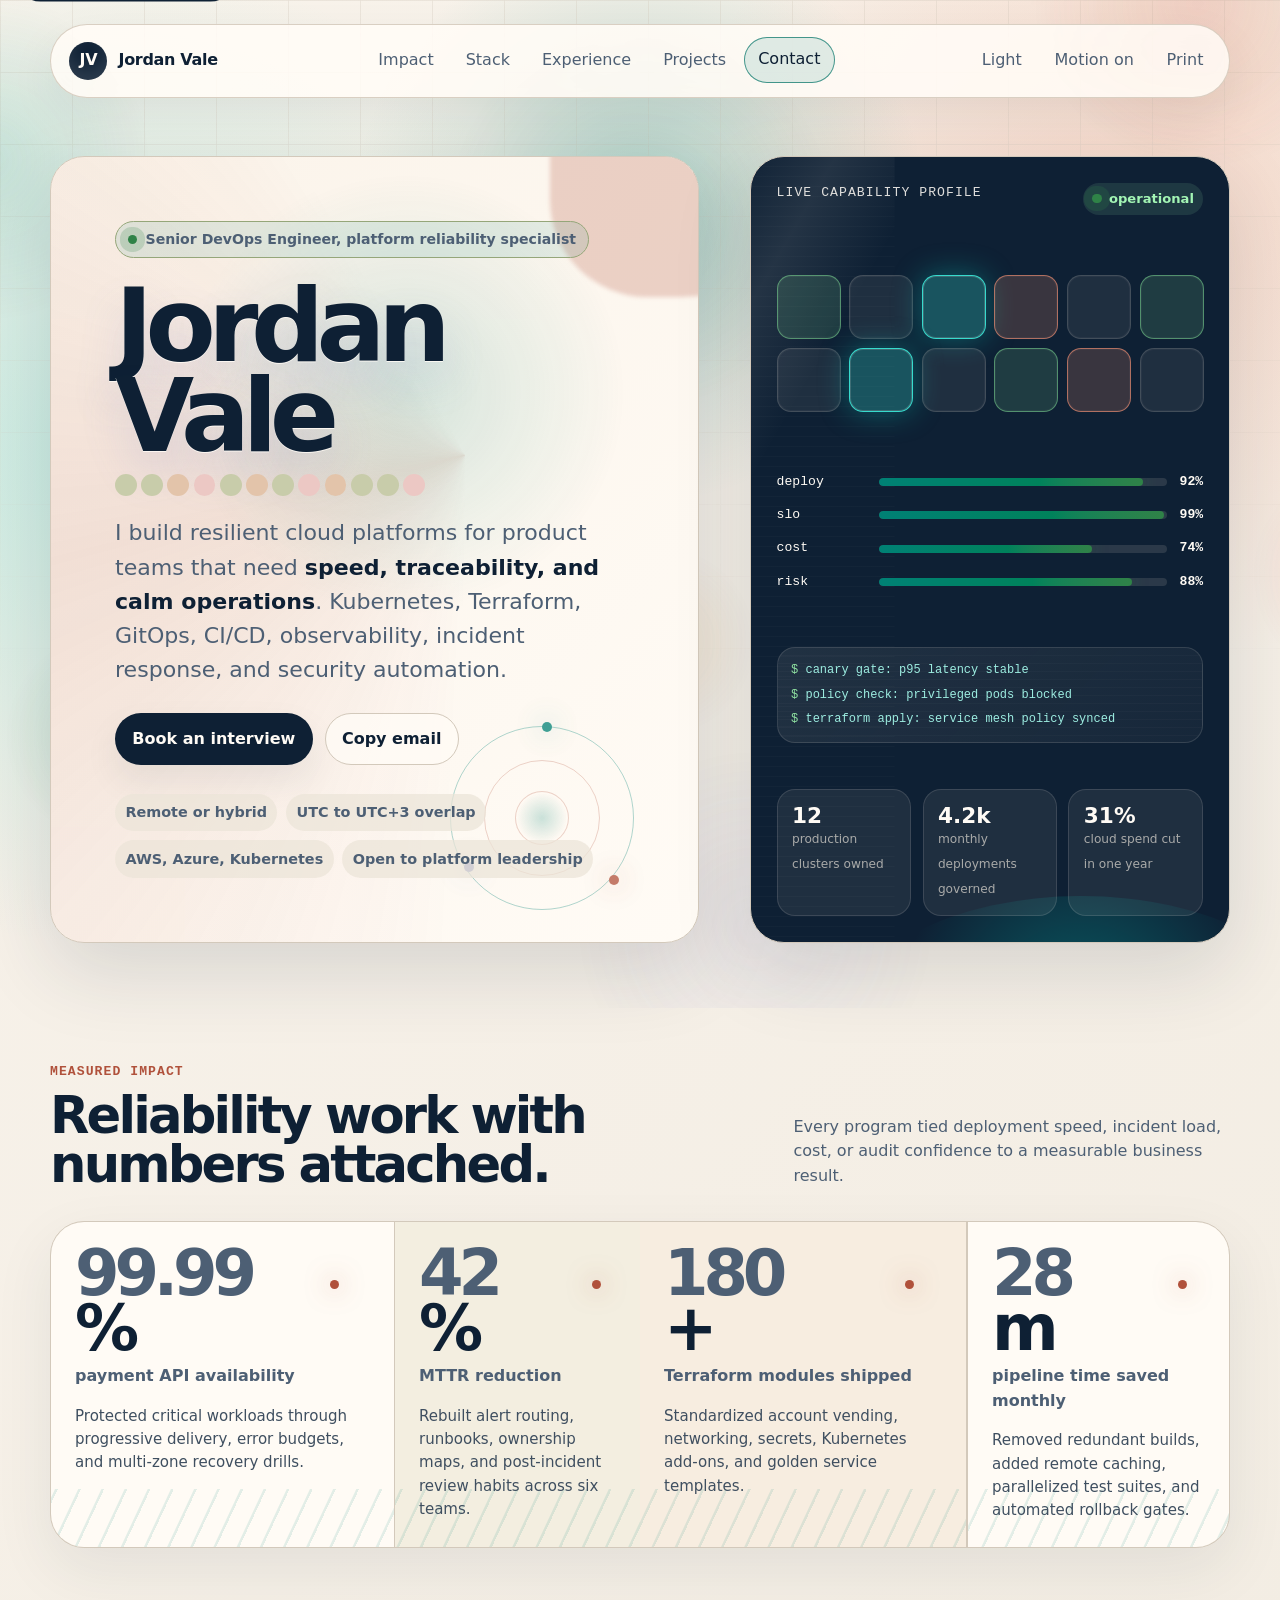
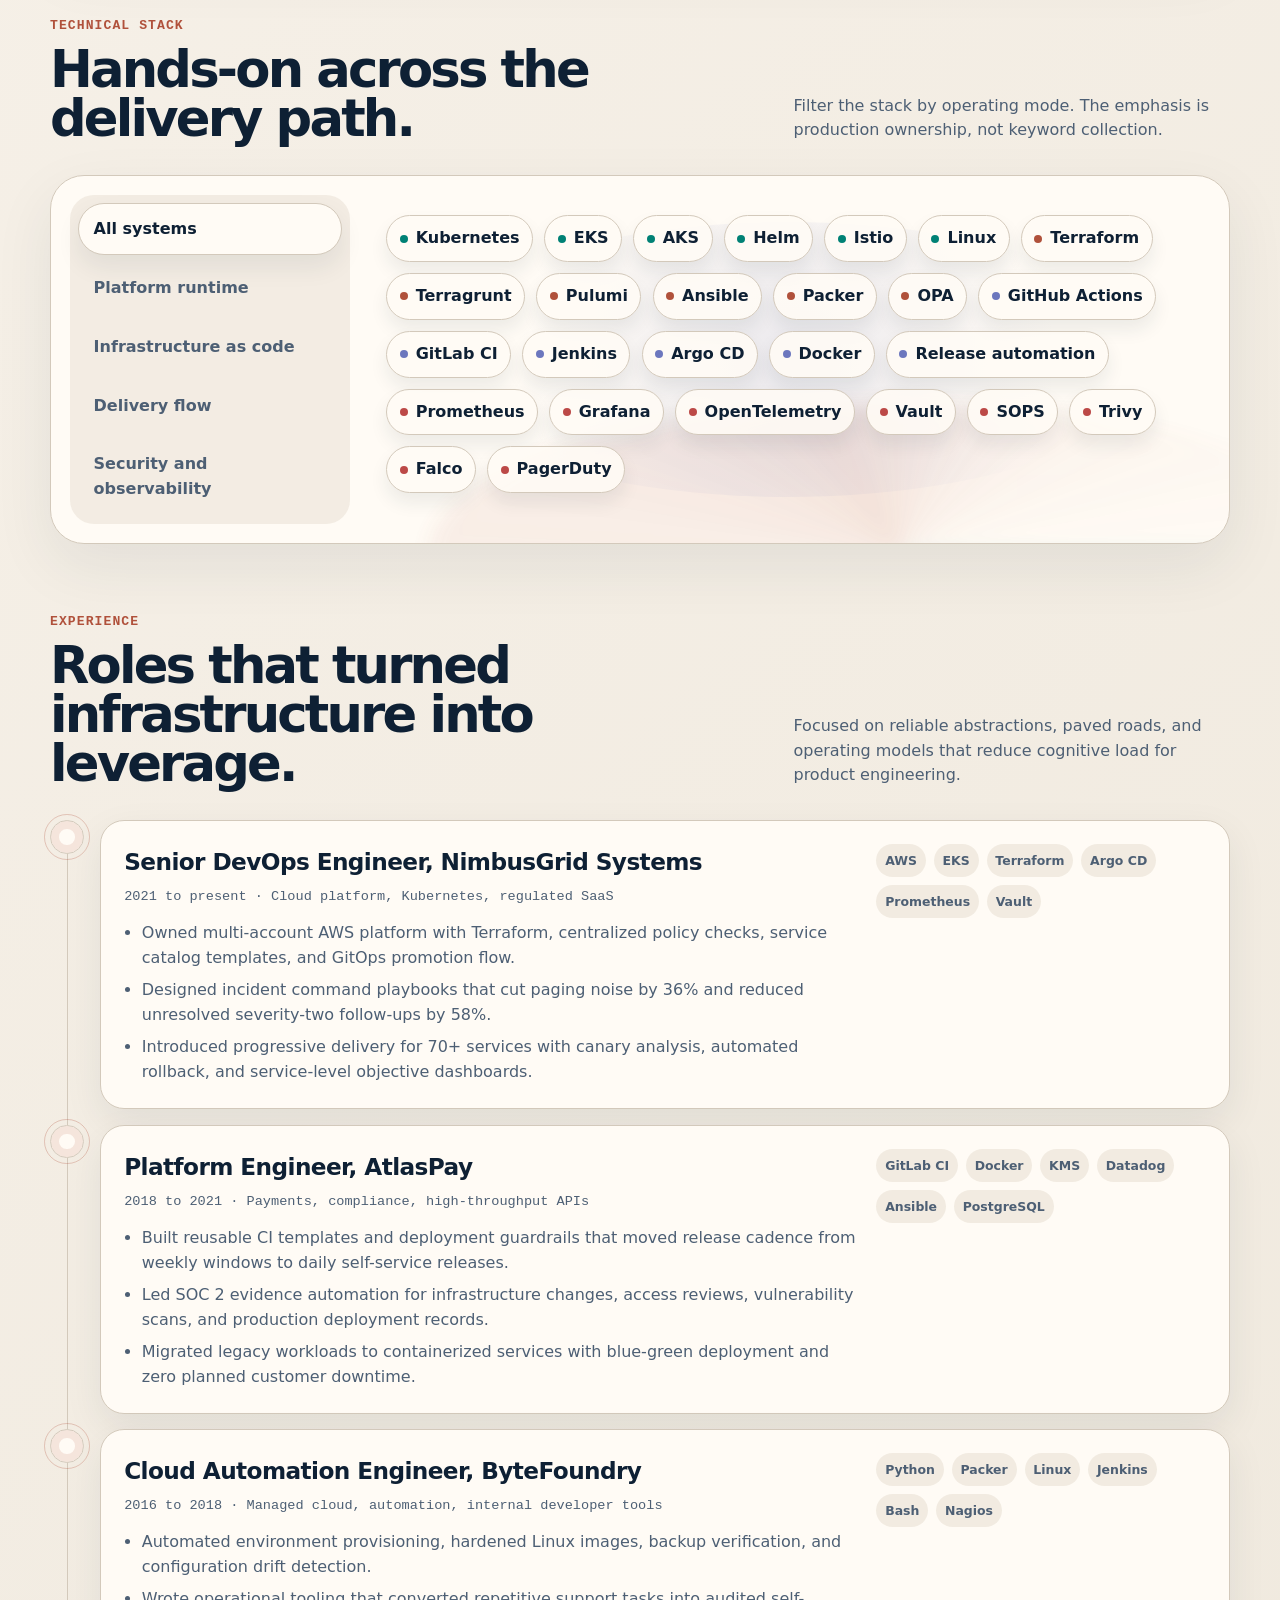
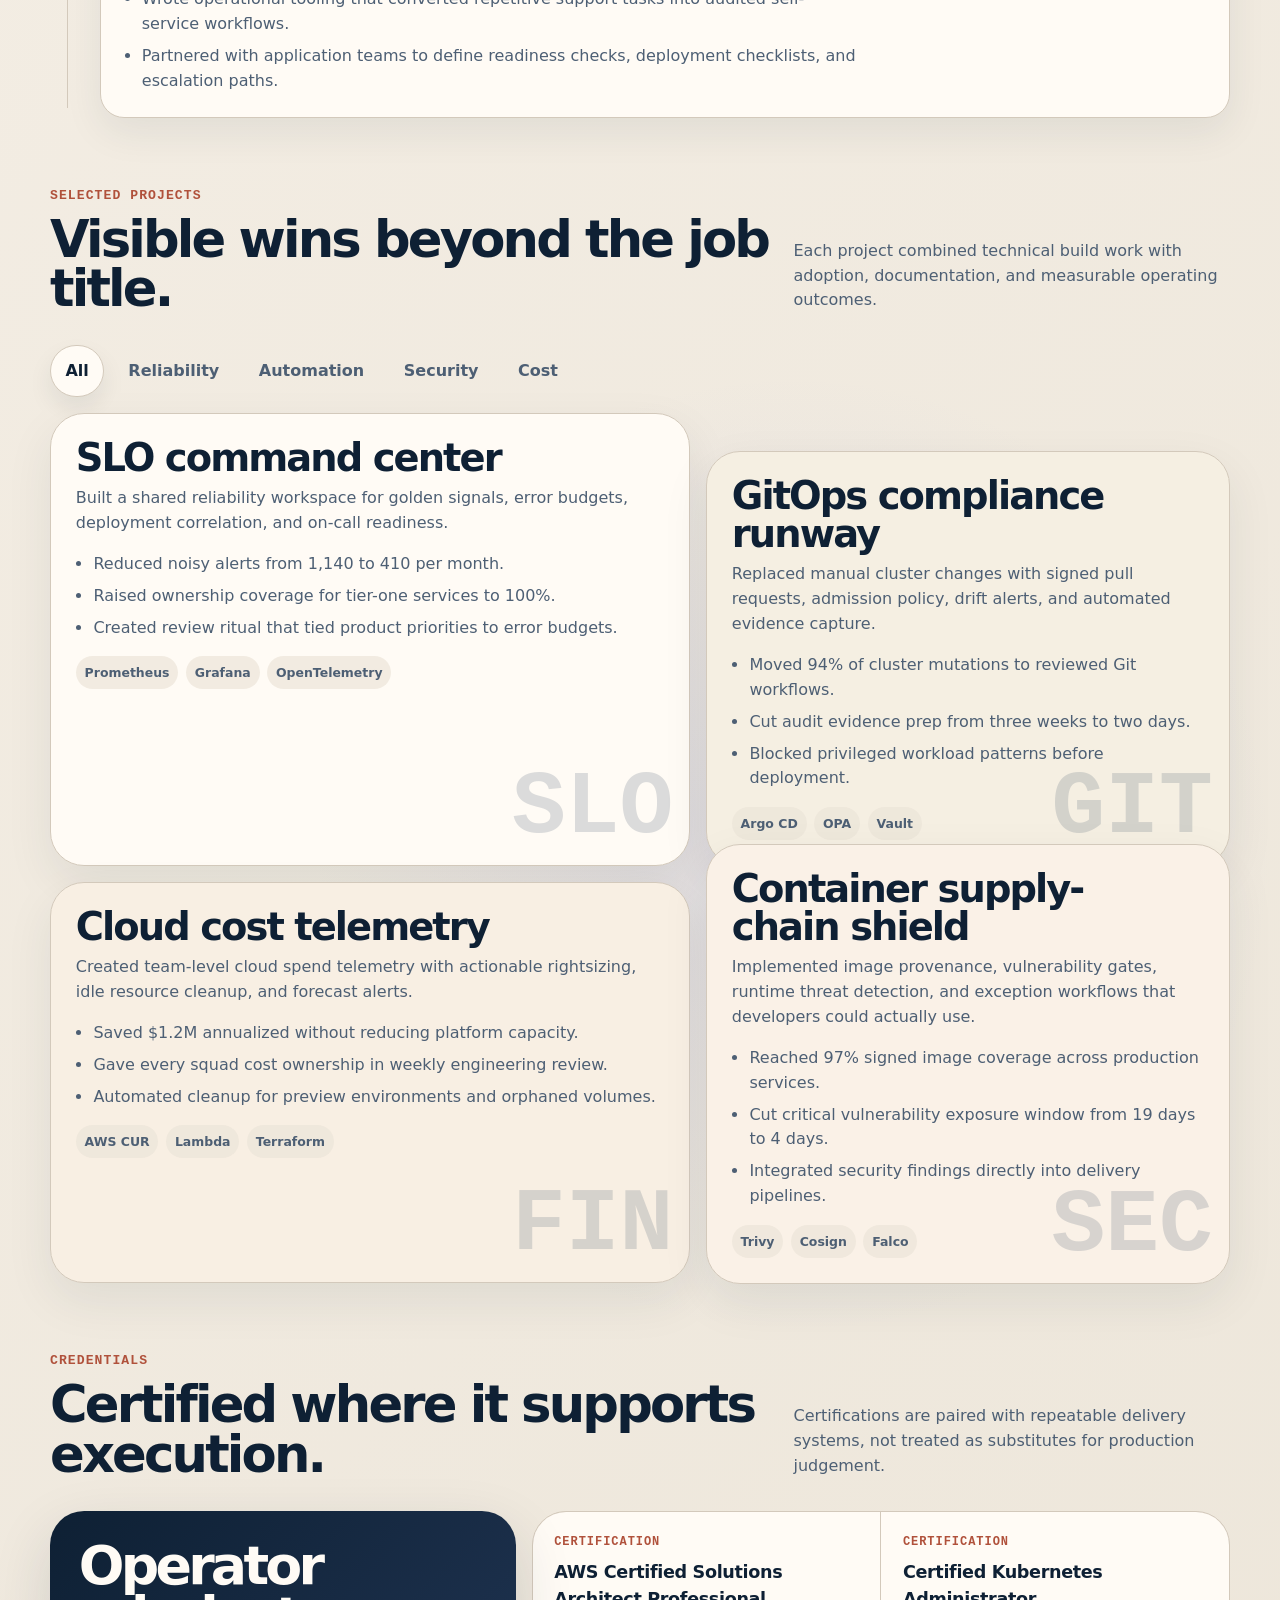
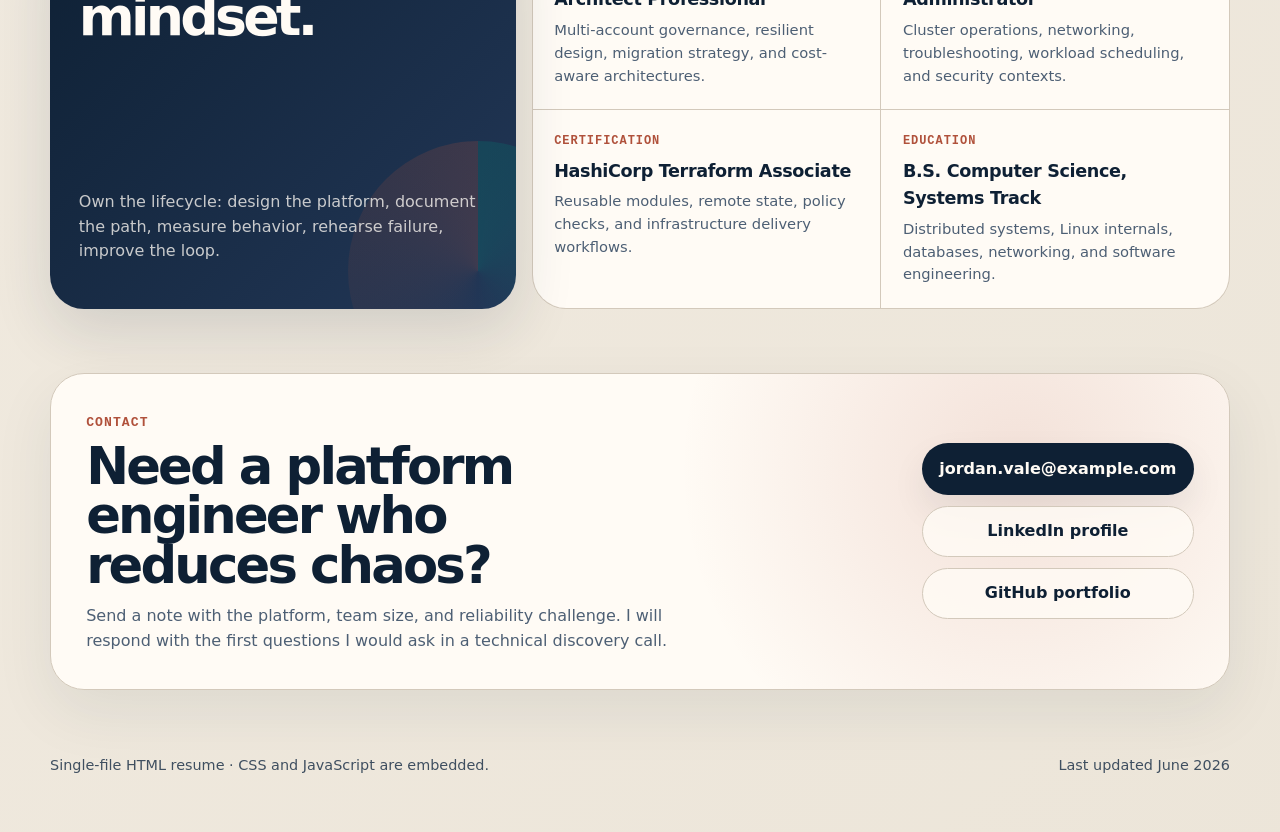
<file: index.html>
<!DOCTYPE html>
<html lang="en" data-theme="light">

<head>
  <meta charset="UTF-8">
  <meta name="viewport" content="width=device-width, initial-scale=1.0">
  <meta name="description"
    content="A stylish single-file DevOps engineer resume with technical achievements, metrics, projects, and interactive UX patterns.">
  <title>DevOps Engineer Resume | Jordan Vale</title>
  <style>
    :root {
      color-scheme: light;
      --bg: oklch(96.5% 0.012 77);
      --surface: oklch(99% 0.009 77);
      --surface-2: oklch(92.5% 0.018 82);
      --ink: oklch(24% 0.045 252);
      --muted: oklch(48% 0.04 252);
      --soft: oklch(42% 0.035 252);
      --line: oklch(84% 0.022 77);
      --focus: oklch(46% 0.16 185);
      --accent: oklch(55% 0.13 34);
      --accent-2: oklch(53% 0.12 185);
      --accent-3: oklch(59% 0.11 276);
      --good: oklch(54% 0.12 150);
      --warn: oklch(66% 0.13 82);
      --danger: oklch(56% 0.15 24);
      --shadow: oklch(29% 0.04 252 / 0.14);
      --shadow-soft: oklch(29% 0.04 252 / 0.08);
      --radius-xl: 34px;
      --radius-lg: 24px;
      --radius-md: 16px;
      --radius-sm: 10px;
      --max: 1180px;
      --font: Inter, ui-sans-serif, system-ui, -apple-system, BlinkMacSystemFont, "Segoe UI", sans-serif;
      --mono: "SFMono-Regular", Consolas, "Liberation Mono", Menlo, monospace;
    }

    [data-theme="dark"] {
      color-scheme: dark;
      --bg: oklch(18% 0.025 252);
      --surface: oklch(22% 0.028 252);
      --surface-2: oklch(27% 0.032 252);
      --ink: oklch(92% 0.014 78);
      --muted: oklch(73% 0.025 78);
      --soft: oklch(76% 0.026 78);
      --line: oklch(36% 0.035 252);
      --focus: oklch(80% 0.14 184);
      --accent: oklch(67% 0.14 38);
      --accent-2: oklch(68% 0.12 184);
      --accent-3: oklch(72% 0.12 276);
      --good: oklch(71% 0.13 151);
      --warn: oklch(76% 0.13 82);
      --danger: oklch(70% 0.15 24);
      --shadow: oklch(8% 0.03 252 / 0.36);
      --shadow-soft: oklch(8% 0.03 252 / 0.22);
    }

    * {
      box-sizing: border-box;
    }

    html {
      scroll-behavior: smooth;
    }

    @media (prefers-reduced-motion: reduce) {
      html {
        scroll-behavior: auto;
      }

      *,
      *::before,
      *::after {
        animation-duration: 0.01ms !important;
        animation-iteration-count: 1 !important;
        scroll-behavior: auto !important;
        transition-duration: 0.01ms !important;
      }
    }

    body {
      margin: 0;
      min-height: 100vh;
      font-family: var(--font);
      color: var(--ink);
      background:
        radial-gradient(circle at 8% 8%, oklch(79% 0.13 185 / 0.22), transparent 31rem),
        radial-gradient(circle at 88% 4%, oklch(72% 0.15 38 / 0.21), transparent 28rem),
        linear-gradient(135deg, var(--bg), var(--surface-2));
      line-height: 1.55;
      overflow-x: hidden;
    }

    body::before {
      content: "";
      position: fixed;
      inset: 0;
      pointer-events: none;
      opacity: 0.45;
      background-image:
        linear-gradient(to right, color-mix(in oklch, var(--line) 72%, transparent) 1px, transparent 1px),
        linear-gradient(to bottom, color-mix(in oklch, var(--line) 72%, transparent) 1px, transparent 1px);
      background-size: 72px 72px;
      mask-image: linear-gradient(to bottom, black, transparent 78%);
      z-index: -2;
    }

    a {
      color: inherit;
      text-decoration: none;
    }

    button,
    input {
      font: inherit;
    }

    button {
      cursor: pointer;
    }

    :where(a, button, [tabindex]:not([tabindex="-1"])):focus-visible {
      outline: 3px solid var(--focus);
      outline-offset: 4px;
    }

    main:focus {
      outline: 3px solid var(--focus);
      outline-offset: 8px;
    }

    .sr-only {
      position: absolute;
      width: 1px;
      height: 1px;
      padding: 0;
      margin: -1px;
      overflow: hidden;
      clip: rect(0, 0, 0, 0);
      white-space: nowrap;
      border: 0;
    }

    .skip-link {
      position: fixed;
      top: 16px;
      left: 16px;
      z-index: 100;
      padding: 0.75rem 1rem;
      border-radius: 999px;
      color: var(--surface);
      background: var(--ink);
      transform: translateY(-130%);
      transition: transform 220ms ease-out;
    }

    .skip-link:focus {
      transform: translateY(0);
      outline: 3px solid var(--accent);
      outline-offset: 3px;
    }

    .scroll-meter {
      position: fixed;
      top: 0;
      left: 0;
      z-index: 90;
      height: 4px;
      width: 100%;
      transform-origin: left center;
      transform: scaleX(0);
      background: linear-gradient(90deg, var(--accent), var(--accent-2), var(--accent-3));
    }

    .page-shell {
      width: min(calc(100% - 32px), var(--max));
      margin: 0 auto;
      padding: 24px 0 56px;
    }

    .topbar {
      position: sticky;
      top: 12px;
      z-index: 50;
      display: flex;
      align-items: center;
      justify-content: space-between;
      gap: 1rem;
      margin-bottom: 26px;
      padding: 0.7rem;
      border: 1px solid color-mix(in oklch, var(--line) 86%, transparent);
      border-radius: 999px;
      background: color-mix(in oklch, var(--surface) 88%, transparent);
      box-shadow: 0 18px 46px var(--shadow-soft);
      backdrop-filter: blur(14px);
    }

    .brand-mark {
      display: inline-flex;
      align-items: center;
      gap: 0.7rem;
      min-width: max-content;
      padding: 0.35rem 0.85rem 0.35rem 0.45rem;
      border-radius: 999px;
      font-weight: 800;
      letter-spacing: -0.02em;
    }

    .brand-mark span:first-child {
      display: grid;
      place-items: center;
      width: 38px;
      height: 38px;
      border-radius: 50%;
      color: var(--surface);
      background: var(--ink);
      box-shadow: inset 0 -10px 18px oklch(100% 0 0 / 0.12);
    }

    .nav-links {
      display: flex;
      align-items: center;
      justify-content: center;
      gap: 0.2rem;
      flex-wrap: wrap;
    }

    .nav-links a,
    .theme-toggle,
    .motion-toggle,
    .print-button {
      border: 0;
      border-radius: 999px;
      padding: 0.68rem 0.9rem;
      color: var(--muted);
      background: transparent;
      transition: color 180ms ease-out, background 180ms ease-out, transform 180ms ease-out;
    }

    .nav-links a:hover,
    .theme-toggle:hover,
    .motion-toggle:hover,
    .print-button:hover,
    .nav-links a:focus-visible,
    .theme-toggle:focus-visible,
    .motion-toggle:focus-visible,
    .print-button:focus-visible,
    .nav-links a[aria-current="location"] {
      color: var(--ink);
      background: color-mix(in oklch, var(--accent-2) 12%, transparent);
      transform: translateY(-1px);
    }

    .nav-links a[aria-current="location"] {
      box-shadow: inset 0 0 0 1px color-mix(in oklch, var(--focus) 70%, transparent);
    }

    .top-actions {
      display: flex;
      align-items: center;
      gap: 0.25rem;
      min-width: max-content;
    }

    .hero {
      display: grid;
      grid-template-columns: minmax(0, 1.15fr) minmax(300px, 0.85fr);
      gap: clamp(1.25rem, 4vw, 3.5rem);
      align-items: stretch;
      padding: clamp(1rem, 3vw, 2rem) 0 clamp(2rem, 4vw, 3.75rem);
    }

    .hero-copy {
      position: relative;
      padding: clamp(1.5rem, 5vw, 4.4rem) clamp(1.2rem, 5vw, 4.2rem);
      border: 1px solid var(--line);
      border-radius: var(--radius-xl);
      background:
        linear-gradient(135deg, color-mix(in oklch, var(--surface) 95%, var(--accent) 5%), var(--surface)),
        var(--surface);
      box-shadow: 0 28px 80px var(--shadow);
      overflow: hidden;
    }

    .hero-copy::after {
      content: "";
      position: absolute;
      width: 260px;
      height: 260px;
      right: -112px;
      top: -120px;
      border-radius: 42% 58% 57% 43%;
      background: color-mix(in oklch, var(--accent) 23%, transparent);
      filter: blur(2px);
      animation: drift 12s ease-in-out infinite alternate;
    }

    .eyebrow {
      display: inline-flex;
      align-items: center;
      gap: 0.55rem;
      width: fit-content;
      margin: 0 0 1.4rem;
      padding: 0.42rem 0.72rem;
      border: 1px solid color-mix(in oklch, var(--accent-2) 45%, var(--line));
      border-radius: 999px;
      color: var(--muted);
      background: color-mix(in oklch, var(--accent-2) 10%, transparent);
      font-size: 0.88rem;
      font-weight: 700;
    }

    .pulse {
      width: 0.58rem;
      height: 0.58rem;
      border-radius: 50%;
      background: var(--good);
      box-shadow: 0 0 0 8px color-mix(in oklch, var(--good) 20%, transparent);
      animation: pulse 1.9s ease-out infinite;
    }

    h1,
    h2,
    h3,
    p {
      margin-top: 0;
    }

    h1 {
      max-width: 11ch;
      margin-bottom: 1.1rem;
      font-size: clamp(3.2rem, 8vw, 7.4rem);
      line-height: 0.88;
      letter-spacing: -0.075em;
    }

    .role-line {
      max-width: 66ch;
      margin-bottom: 1.6rem;
      color: var(--muted);
      font-size: clamp(1.05rem, 2.1vw, 1.38rem);
    }

    .role-line strong {
      color: var(--ink);
    }

    .hero-cta {
      display: flex;
      align-items: center;
      flex-wrap: wrap;
      gap: 0.75rem;
      margin-bottom: 1.8rem;
    }

    .button {
      display: inline-flex;
      align-items: center;
      justify-content: center;
      gap: 0.58rem;
      min-height: 46px;
      border: 1px solid transparent;
      border-radius: 999px;
      padding: 0.78rem 1.02rem;
      font-weight: 800;
      transition: transform 180ms ease-out, box-shadow 180ms ease-out, background 180ms ease-out, border-color 180ms ease-out;
    }

    .button.primary {
      color: var(--surface);
      background: var(--ink);
      box-shadow: 0 16px 34px var(--shadow-soft);
    }

    .button.secondary {
      color: var(--ink);
      border-color: var(--line);
      background: color-mix(in oklch, var(--surface) 82%, transparent);
    }

    .button:hover,
    .button:focus-visible {
      transform: translateY(-2px);
      box-shadow: 0 18px 36px var(--shadow-soft);
    }

    .availability {
      display: flex;
      flex-wrap: wrap;
      gap: 0.55rem;
      margin: 0;
      padding: 0;
      list-style: none;
    }

    .availability li {
      display: inline-flex;
      align-items: center;
      gap: 0.4rem;
      padding: 0.48rem 0.65rem;
      border-radius: 999px;
      color: var(--muted);
      background: color-mix(in oklch, var(--surface-2) 72%, transparent);
      font-size: 0.9rem;
      font-weight: 700;
    }

    .ops-panel {
      position: relative;
      display: grid;
      align-content: space-between;
      min-height: 100%;
      padding: clamp(1.05rem, 2.5vw, 1.6rem);
      border: 1px solid var(--line);
      border-radius: var(--radius-xl);
      background: var(--ink);
      color: var(--surface);
      box-shadow: 0 28px 80px var(--shadow);
      overflow: hidden;
    }

    .ops-panel::before {
      content: "";
      position: absolute;
      inset: auto -18% -26% 20%;
      height: 250px;
      border-radius: 50%;
      background: radial-gradient(circle, oklch(74% 0.14 185 / 0.38), transparent 70%);
      animation: breathe 7s ease-in-out infinite alternate;
    }

    .panel-head,
    .panel-foot,
    .node-map,
    .service-list {
      position: relative;
      z-index: 1;
    }

    .panel-head {
      display: flex;
      align-items: flex-start;
      justify-content: space-between;
      gap: 1rem;
      margin-bottom: 2rem;
    }

    .panel-title {
      margin: 0;
      color: color-mix(in oklch, var(--surface) 86%, transparent);
      font-family: var(--mono);
      font-size: 0.82rem;
      letter-spacing: 0.08em;
      text-transform: uppercase;
    }

    .panel-state {
      display: inline-flex;
      align-items: center;
      gap: 0.45rem;
      padding: 0.38rem 0.58rem;
      border-radius: 999px;
      color: oklch(90% 0.12 150);
      background: oklch(90% 0.12 150 / 0.11);
      font-size: 0.82rem;
      font-weight: 800;
    }

    .node-map {
      display: grid;
      grid-template-columns: repeat(6, 1fr);
      gap: 0.56rem;
      margin-bottom: 2rem;
    }

    .node {
      aspect-ratio: 1;
      border: 1px solid oklch(92% 0.014 78 / 0.17);
      border-radius: 14px;
      background: oklch(92% 0.014 78 / 0.08);
      transform: scale(0.92);
      animation: nodeUp 700ms cubic-bezier(0.22, 1, 0.36, 1) forwards;
      animation-delay: calc(var(--i) * 70ms);
    }

    .node.hot {
      border-color: oklch(77% 0.13 38 / 0.62);
      background: oklch(77% 0.13 38 / 0.18);
    }

    .node.good {
      border-color: oklch(80% 0.13 150 / 0.56);
      background: oklch(80% 0.13 150 / 0.16);
    }

    .service-list {
      display: grid;
      gap: 0.8rem;
      margin-bottom: 2rem;
    }

    .service-row {
      display: grid;
      grid-template-columns: 90px minmax(0, 1fr) auto;
      gap: 0.8rem;
      align-items: center;
      font-family: var(--mono);
      font-size: 0.82rem;
    }

    .bar {
      height: 8px;
      border-radius: 999px;
      background: oklch(92% 0.014 78 / 0.13);
      overflow: hidden;
    }

    .bar span {
      display: block;
      width: var(--w);
      height: 100%;
      border-radius: inherit;
      background: linear-gradient(90deg, var(--accent-2), var(--good));
      transform-origin: left center;
      animation: fillBar 1.2s cubic-bezier(0.22, 1, 0.36, 1) forwards;
    }

    .panel-foot {
      display: grid;
      grid-template-columns: repeat(3, 1fr);
      gap: 0.7rem;
    }

    .panel-foot div {
      padding: 0.9rem;
      border: 1px solid oklch(92% 0.014 78 / 0.14);
      border-radius: 18px;
      background: oklch(92% 0.014 78 / 0.08);
    }

    .panel-foot strong {
      display: block;
      font-size: 1.35rem;
      line-height: 1;
    }

    .panel-foot span {
      color: oklch(92% 0.014 78 / 0.68);
      font-size: 0.76rem;
    }

    .section {
      margin: clamp(2.2rem, 5vw, 4.8rem) 0;
    }

    .section-heading {
      display: grid;
      grid-template-columns: minmax(0, 0.75fr) minmax(260px, 0.45fr);
      gap: 1rem;
      align-items: end;
      margin-bottom: clamp(1.3rem, 3vw, 2rem);
    }

    .kicker {
      display: inline-block;
      margin-bottom: 0.55rem;
      color: var(--accent);
      font-family: var(--mono);
      font-size: 0.82rem;
      font-weight: 800;
      letter-spacing: 0.08em;
      text-transform: uppercase;
    }

    h2 {
      margin-bottom: 0;
      font-size: clamp(2rem, 4vw, 4.3rem);
      line-height: 0.96;
      letter-spacing: -0.055em;
    }

    .section-heading p {
      margin: 0;
      color: var(--muted);
      font-size: 1rem;
    }

    .proof-strip {
      display: grid;
      grid-template-columns: 1.05fr 0.75fr 1fr 0.8fr;
      gap: 1px;
      border: 1px solid var(--line);
      border-radius: var(--radius-xl);
      background: var(--line);
      box-shadow: 0 22px 60px var(--shadow-soft);
      overflow: hidden;
    }

    .proof-item {
      min-height: 190px;
      padding: clamp(1rem, 2.5vw, 1.5rem);
      background: var(--surface);
    }

    .proof-item:nth-child(2) {
      background: color-mix(in oklch, var(--accent-2) 9%, var(--surface));
    }

    .proof-item:nth-child(3) {
      background: color-mix(in oklch, var(--accent) 9%, var(--surface));
    }

    .proof-item strong {
      display: block;
      margin-bottom: 0.55rem;
      font-size: clamp(2.4rem, 5vw, 4.8rem);
      line-height: 0.86;
      letter-spacing: -0.08em;
    }

    .proof-item span {
      display: block;
      color: var(--muted);
      font-weight: 700;
    }

    .proof-item p {
      margin: 1rem 0 0;
      color: var(--soft);
      font-size: 0.94rem;
    }

    .stack-board {
      display: grid;
      grid-template-columns: 280px minmax(0, 1fr);
      gap: 1rem;
      padding: clamp(1rem, 2.5vw, 1.2rem);
      border: 1px solid var(--line);
      border-radius: var(--radius-xl);
      background: var(--surface);
      box-shadow: 0 22px 60px var(--shadow-soft);
    }

    .filter-rail {
      display: flex;
      flex-direction: column;
      gap: 0.45rem;
      padding: 0.5rem;
      border-radius: var(--radius-lg);
      background: color-mix(in oklch, var(--surface-2) 64%, transparent);
    }

    .filter-button,
    .project-filter {
      border: 1px solid transparent;
      border-radius: 999px;
      padding: 0.78rem 0.9rem;
      color: var(--muted);
      background: transparent;
      text-align: left;
      font-weight: 800;
      transition: background 180ms ease-out, color 180ms ease-out, border-color 180ms ease-out, transform 180ms ease-out;
    }

    .filter-button:hover,
    .project-filter:hover,
    .filter-button:focus-visible,
    .project-filter:focus-visible {
      color: var(--ink);
      transform: translateY(-1px);
    }

    .filter-button[aria-pressed="true"],
    .project-filter[aria-pressed="true"] {
      color: var(--ink);
      border-color: var(--line);
      background: var(--surface);
      box-shadow: 0 12px 24px var(--shadow-soft);
    }

    .skill-cloud {
      display: flex;
      align-content: flex-start;
      flex-wrap: wrap;
      gap: 0.7rem;
      min-height: 280px;
      padding: clamp(0.8rem, 2vw, 1.25rem);
    }

    .skill-pill {
      display: inline-flex;
      align-items: center;
      gap: 0.5rem;
      height: fit-content;
      border: 1px solid var(--line);
      border-radius: 999px;
      padding: 0.62rem 0.78rem;
      background: color-mix(in oklch, var(--surface) 88%, transparent);
      box-shadow: 0 10px 18px var(--shadow-soft);
      font-weight: 800;
      transition: opacity 180ms ease-out, transform 180ms ease-out, background 180ms ease-out;
    }

    .skill-pill::before {
      content: "";
      width: 0.5rem;
      height: 0.5rem;
      border-radius: 50%;
      background: var(--accent-2);
    }

    .skill-pill[data-skill-group="iac"]::before {
      background: var(--accent);
    }

    .skill-pill[data-skill-group="delivery"]::before {
      background: var(--accent-3);
    }

    .skill-pill[data-skill-group="security"]::before {
      background: var(--danger);
    }

    .skill-pill.is-muted {
      opacity: 0.22;
      transform: scale(0.96);
    }

    .timeline {
      position: relative;
      display: grid;
      gap: 1rem;
    }

    .timeline::before {
      content: "";
      position: absolute;
      top: 0.6rem;
      bottom: 0.6rem;
      left: 1.05rem;
      width: 1px;
      background: var(--line);
    }

    .timeline-item {
      position: relative;
      display: grid;
      grid-template-columns: 2.1rem minmax(0, 1fr);
      gap: 1rem;
    }

    .timeline-dot {
      position: relative;
      z-index: 1;
      width: 2.1rem;
      height: 2.1rem;
      border: 1px solid var(--line);
      border-radius: 50%;
      background: var(--surface);
      box-shadow: inset 0 0 0 8px color-mix(in oklch, var(--accent) 13%, transparent);
    }

    .timeline-card {
      display: grid;
      grid-template-columns: minmax(0, 1fr) minmax(220px, 0.45fr);
      gap: 1.2rem;
      padding: clamp(1rem, 2.5vw, 1.45rem);
      border: 1px solid var(--line);
      border-radius: var(--radius-lg);
      background: var(--surface);
      box-shadow: 0 14px 38px var(--shadow-soft);
    }

    .timeline-card h3 {
      margin-bottom: 0.35rem;
      font-size: clamp(1.15rem, 2vw, 1.45rem);
      letter-spacing: -0.025em;
    }

    .timeline-meta {
      margin-bottom: 0.9rem;
      color: var(--muted);
      font-family: var(--mono);
      font-size: 0.85rem;
    }

    .timeline-card ul,
    .project-card ul {
      margin: 0;
      padding-left: 1.1rem;
      color: var(--muted);
    }

    .timeline-card li+li,
    .project-card li+li {
      margin-top: 0.45rem;
    }

    .timeline-tags {
      display: flex;
      flex-wrap: wrap;
      align-content: start;
      gap: 0.5rem;
    }

    .tag {
      display: inline-flex;
      align-items: center;
      border-radius: 999px;
      padding: 0.42rem 0.55rem;
      color: var(--muted);
      background: color-mix(in oklch, var(--surface-2) 68%, transparent);
      font-size: 0.78rem;
      font-weight: 800;
    }

    .project-toolbar {
      display: flex;
      flex-wrap: wrap;
      gap: 0.55rem;
      margin-bottom: 1rem;
    }

    .project-grid {
      display: grid;
      grid-template-columns: 1.1fr 0.9fr;
      gap: 1rem;
    }

    .project-card {
      position: relative;
      min-height: 290px;
      padding: clamp(1.1rem, 2.7vw, 1.55rem);
      border: 1px solid var(--line);
      border-radius: var(--radius-xl);
      background: var(--surface);
      box-shadow: 0 18px 48px var(--shadow-soft);
      overflow: hidden;
      transition: transform 220ms cubic-bezier(0.22, 1, 0.36, 1), opacity 180ms ease-out, box-shadow 220ms ease-out;
    }

    .project-card:nth-child(2) {
      margin-top: 2.4rem;
      background: color-mix(in oklch, var(--accent-2) 8%, var(--surface));
    }

    .project-card:nth-child(3) {
      background: color-mix(in oklch, var(--accent) 8%, var(--surface));
    }

    .project-card:nth-child(4) {
      margin-top: -2.4rem;
      background: color-mix(in oklch, var(--accent-3) 7%, var(--surface));
    }

    .project-card::after {
      content: attr(data-code);
      position: absolute;
      right: 1rem;
      bottom: 0.7rem;
      color: color-mix(in oklch, var(--muted) 20%, transparent);
      font-family: var(--mono);
      font-size: clamp(3rem, 7vw, 6rem);
      font-weight: 900;
      line-height: 1;
      pointer-events: none;
    }

    .project-card:hover {
      transform: translateY(-4px);
      box-shadow: 0 26px 70px var(--shadow);
    }

    .project-card.is-hidden {
      display: none;
    }

    .project-card h3 {
      margin-bottom: 0.55rem;
      max-width: 17ch;
      font-size: clamp(1.5rem, 3vw, 2.45rem);
      line-height: 1;
      letter-spacing: -0.05em;
    }

    .project-card p {
      max-width: 60ch;
      color: var(--muted);
    }

    .project-foot {
      display: flex;
      flex-wrap: wrap;
      gap: 0.48rem;
      margin-top: 1rem;
    }

    .cert-layout {
      display: grid;
      grid-template-columns: minmax(260px, 0.8fr) minmax(0, 1.2fr);
      gap: 1rem;
      align-items: stretch;
    }

    .callout {
      display: grid;
      align-content: space-between;
      min-height: 310px;
      padding: clamp(1.2rem, 3vw, 1.8rem);
      border-radius: var(--radius-xl);
      color: var(--surface);
      background: linear-gradient(135deg, var(--ink), color-mix(in oklch, var(--ink) 72%, var(--accent-3)));
      box-shadow: 0 22px 60px var(--shadow);
    }

    .callout p {
      max-width: 45ch;
      color: color-mix(in oklch, var(--surface) 76%, transparent);
    }

    .callout strong {
      display: block;
      max-width: 11ch;
      font-size: clamp(2rem, 4.2vw, 4.4rem);
      line-height: 0.95;
      letter-spacing: -0.07em;
    }

    .cert-list {
      display: grid;
      grid-template-columns: repeat(2, minmax(0, 1fr));
      gap: 1px;
      border: 1px solid var(--line);
      border-radius: var(--radius-xl);
      background: var(--line);
      overflow: hidden;
    }

    .cert-item {
      padding: clamp(1rem, 2.6vw, 1.35rem);
      background: var(--surface);
    }

    .cert-item span {
      display: block;
      margin-bottom: 0.45rem;
      color: var(--accent);
      font-family: var(--mono);
      font-size: 0.75rem;
      font-weight: 900;
      letter-spacing: 0.08em;
      text-transform: uppercase;
    }

    .cert-item strong {
      display: block;
      margin-bottom: 0.35rem;
      font-size: 1.1rem;
      letter-spacing: -0.02em;
    }

    .cert-item p {
      margin: 0;
      color: var(--muted);
      font-size: 0.92rem;
    }

    .contact-card {
      display: grid;
      grid-template-columns: minmax(0, 1fr) auto;
      gap: 1rem;
      align-items: center;
      padding: clamp(1.25rem, 3.5vw, 2.2rem);
      border: 1px solid var(--line);
      border-radius: var(--radius-xl);
      background: var(--surface);
      box-shadow: 0 22px 60px var(--shadow-soft);
    }

    .contact-card h2 {
      max-width: 12ch;
      margin-bottom: 0.9rem;
    }

    .contact-card p {
      max-width: 62ch;
      margin-bottom: 0;
      color: var(--muted);
    }

    .contact-actions {
      display: grid;
      gap: 0.65rem;
      min-width: 230px;
    }

    .toast {
      position: fixed;
      right: 18px;
      bottom: 18px;
      z-index: 100;
      max-width: 320px;
      padding: 0.85rem 1rem;
      border: 1px solid var(--line);
      border-radius: 16px;
      color: var(--ink);
      background: var(--surface);
      box-shadow: 0 18px 48px var(--shadow);
      opacity: 0;
      transform: translateY(14px);
      pointer-events: none;
      transition: opacity 180ms ease-out, transform 180ms ease-out;
    }

    .toast.is-visible {
      opacity: 1;
      transform: translateY(0);
    }

    .reveal {
      opacity: 0;
      transform: translateY(24px);
      transition: opacity 700ms cubic-bezier(0.22, 1, 0.36, 1), transform 700ms cubic-bezier(0.22, 1, 0.36, 1);
    }

    .reveal.is-visible {
      opacity: 1;
      transform: translateY(0);
    }

    html {
      --pointer-x: 50vw;
      --pointer-y: 24vh;
    }

    body {
      isolation: isolate;
      background:
        radial-gradient(circle at var(--pointer-x) var(--pointer-y), color-mix(in oklch, var(--accent-2) 24%, transparent), transparent 18rem),
        radial-gradient(circle at 8% 8%, oklch(79% 0.13 185 / 0.24), transparent 31rem),
        radial-gradient(circle at 88% 4%, oklch(72% 0.15 38 / 0.23), transparent 28rem),
        radial-gradient(circle at 62% 72%, oklch(69% 0.12 276 / 0.16), transparent 30rem),
        linear-gradient(135deg, var(--bg), var(--surface-2));
    }

    body::before {
      z-index: 0;
      animation: gridPan 24s linear infinite;
    }

    .ambient,
    .cursor-halo {
      position: fixed;
      pointer-events: none;
      z-index: 0;
    }

    .ambient {
      inset: -12vh -10vw;
      overflow: hidden;
      filter: saturate(1.25);
    }

    .ambient span {
      position: absolute;
      width: clamp(16rem, 28vw, 34rem);
      aspect-ratio: 1;
      border-radius: 999px;
      background: radial-gradient(circle, color-mix(in oklch, var(--accent-2) 46%, transparent), transparent 66%);
      opacity: 0.32;
      filter: blur(6px);
      transform: translate3d(0, 0, 0);
      animation: auroraFloat 18s cubic-bezier(0.22, 1, 0.36, 1) infinite alternate;
    }

    .ambient span:nth-child(1) {
      left: -4%;
      top: 8%;
      animation-duration: 20s;
    }

    .ambient span:nth-child(2) {
      right: 2%;
      top: -6%;
      background: radial-gradient(circle, color-mix(in oklch, var(--accent) 44%, transparent), transparent 68%);
      animation-duration: 24s;
      animation-delay: -6s;
    }

    .ambient span:nth-child(3) {
      left: 35%;
      top: 24%;
      width: clamp(13rem, 20vw, 25rem);
      background: radial-gradient(circle, color-mix(in oklch, var(--accent-3) 42%, transparent), transparent 68%);
      animation-duration: 17s;
      animation-delay: -9s;
    }

    .ambient span:nth-child(4) {
      right: 18%;
      bottom: 4%;
      width: clamp(14rem, 22vw, 28rem);
      animation-duration: 26s;
      animation-delay: -12s;
    }

    .ambient span:nth-child(5) {
      left: 8%;
      bottom: 14%;
      width: clamp(11rem, 18vw, 22rem);
      background: radial-gradient(circle, color-mix(in oklch, var(--good) 36%, transparent), transparent 68%);
      animation-duration: 21s;
      animation-delay: -4s;
    }

    .ambient span:nth-child(6) {
      right: 42%;
      top: 58%;
      width: clamp(9rem, 16vw, 18rem);
      background: radial-gradient(circle, color-mix(in oklch, var(--warn) 32%, transparent), transparent 70%);
      animation-duration: 19s;
      animation-delay: -7s;
    }

    .ambient span:nth-child(7) {
      right: -5%;
      bottom: 28%;
      width: clamp(12rem, 19vw, 24rem);
      background: radial-gradient(circle, color-mix(in oklch, var(--danger) 28%, transparent), transparent 70%);
      animation-duration: 23s;
      animation-delay: -11s;
    }

    .ambient span:nth-child(8) {
      left: 45%;
      bottom: -10%;
      width: clamp(18rem, 30vw, 36rem);
      background: radial-gradient(circle, color-mix(in oklch, var(--accent-3) 25%, transparent), transparent 72%);
      animation-duration: 29s;
      animation-delay: -14s;
    }

    .cursor-halo {
      left: var(--pointer-x);
      top: var(--pointer-y);
      width: 420px;
      aspect-ratio: 1;
      border-radius: 50%;
      background: radial-gradient(circle, color-mix(in oklch, var(--accent-2) 24%, transparent), transparent 67%);
      mix-blend-mode: multiply;
      opacity: 0.44;
      transform: translate(-50%, -50%);
      transition: opacity 180ms ease-out;
    }

    [data-theme="dark"] .cursor-halo {
      mix-blend-mode: screen;
      opacity: 0.32;
    }

    .page-shell {
      position: relative;
      z-index: 1;
    }

    .topbar {
      animation: topbarDrop 700ms cubic-bezier(0.22, 1, 0.36, 1) both;
    }

    .brand-mark span:first-child {
      animation: badgeSpin 10s linear infinite;
    }

    .hero-copy {
      isolation: isolate;
    }

    .hero-copy::before {
      content: "";
      position: absolute;
      inset: -1px;
      z-index: 0;
      border-radius: inherit;
      background:
        radial-gradient(circle at var(--card-x, 55%) var(--card-y, 30%), color-mix(in oklch, var(--accent-2) 18%, transparent), transparent 34%),
        conic-gradient(from 180deg at 64% 38%, transparent, color-mix(in oklch, var(--accent) 16%, transparent), transparent 42%);
      opacity: 0.86;
      pointer-events: none;
    }

    .hero-copy> :not(.hero-orbit) {
      position: relative;
      z-index: 2;
    }

    h1 {
      text-shadow: 0 1px 0 color-mix(in oklch, var(--surface) 85%, transparent), 0 22px 44px color-mix(in oklch, var(--accent-3) 18%, transparent);
      animation: titleSurge 7s ease-in-out infinite alternate;
    }

    .hero-orbit {
      position: absolute;
      right: clamp(1rem, 8vw, 4rem);
      bottom: clamp(1rem, 4vw, 2rem);
      z-index: 1;
      width: clamp(118px, 15vw, 184px);
      aspect-ratio: 1;
      border: 1px solid color-mix(in oklch, var(--accent-2) 42%, transparent);
      border-radius: 50%;
      opacity: 0.75;
      animation: ringSpin 18s linear infinite;
    }

    .hero-orbit::before,
    .hero-orbit::after {
      content: "";
      position: absolute;
      border: 1px solid color-mix(in oklch, var(--accent) 32%, transparent);
      border-radius: inherit;
    }

    .hero-orbit::before {
      inset: 18%;
      animation: ringSpin 11s linear infinite reverse;
    }

    .hero-orbit::after {
      inset: 35%;
      background: radial-gradient(circle, color-mix(in oklch, var(--accent-2) 28%, transparent), transparent 68%);
    }

    .hero-orbit span {
      position: absolute;
      width: 10px;
      height: 10px;
      border-radius: 50%;
      background: var(--accent-2);
      box-shadow: 0 0 28px color-mix(in oklch, var(--accent-2) 72%, transparent);
    }

    .hero-orbit span:nth-child(1) {
      left: 50%;
      top: -5px;
    }

    .hero-orbit span:nth-child(2) {
      right: 8%;
      bottom: 13%;
      background: var(--accent);
      box-shadow: 0 0 28px color-mix(in oklch, var(--accent) 72%, transparent);
    }

    .hero-orbit span:nth-child(3) {
      left: 7%;
      bottom: 20%;
      background: var(--accent-3);
      box-shadow: 0 0 28px color-mix(in oklch, var(--accent-3) 72%, transparent);
    }

    .signal-ribbon {
      display: grid;
      grid-template-columns: repeat(12, 1fr);
      gap: 0.28rem;
      width: min(310px, 62vw);
      margin: -0.25rem 0 1.25rem;
    }

    .signal-ribbon span {
      height: 22px;
      border-radius: 999px;
      background: color-mix(in oklch, var(--accent-2) 34%, var(--surface));
      transform-origin: center bottom;
      animation: signalPulse 1.7s cubic-bezier(0.22, 1, 0.36, 1) infinite alternate;
      animation-delay: calc(var(--b) * 72ms);
    }

    .signal-ribbon span:nth-child(3n) {
      background: color-mix(in oklch, var(--accent) 34%, var(--surface));
    }

    .signal-ribbon span:nth-child(4n) {
      background: color-mix(in oklch, var(--accent-3) 32%, var(--surface));
    }

    .ops-panel::after {
      content: "";
      position: absolute;
      inset: 0;
      z-index: 0;
      background:
        linear-gradient(120deg, transparent 0 34%, oklch(92% 0.014 78 / 0.10) 45%, transparent 56%),
        repeating-linear-gradient(to bottom, transparent 0 9px, oklch(92% 0.014 78 / 0.045) 10px);
      transform: translateX(-70%);
      animation: panelScan 6s cubic-bezier(0.22, 1, 0.36, 1) infinite;
      pointer-events: none;
    }

    .node {
      position: relative;
      box-shadow: inset 0 0 0 1px oklch(92% 0.014 78 / 0.04);
    }

    .node.is-active {
      border-color: oklch(86% 0.14 185 / 0.88);
      background: oklch(86% 0.14 185 / 0.25);
      box-shadow: 0 0 30px oklch(80% 0.14 185 / 0.35), inset 0 0 0 1px oklch(92% 0.014 78 / 0.18);
    }

    .deployment-stream {
      position: relative;
      z-index: 1;
      display: grid;
      gap: 0.38rem;
      margin: -0.35rem 0 1.1rem;
      padding: 0.84rem;
      border: 1px solid oklch(92% 0.014 78 / 0.14);
      border-radius: 18px;
      background: linear-gradient(135deg, oklch(92% 0.014 78 / 0.09), oklch(92% 0.014 78 / 0.04));
      overflow: hidden;
      font-family: var(--mono);
    }

    .deployment-stream::before {
      content: "";
      position: absolute;
      inset: 0;
      background: repeating-linear-gradient(to bottom, transparent 0 7px, oklch(92% 0.014 78 / 0.05) 8px);
      animation: scanLines 4s linear infinite;
      pointer-events: none;
    }

    .deployment-stream span {
      position: relative;
      z-index: 1;
      color: oklch(89% 0.08 184);
      font-size: 0.75rem;
      transform: translateY(0);
      animation: terminalRise 2.9s cubic-bezier(0.22, 1, 0.36, 1) infinite alternate;
      animation-delay: calc(var(--l) * 150ms);
    }

    .deployment-stream span::before {
      content: "$ ";
      color: oklch(84% 0.12 150);
    }

    .bar span {
      box-shadow: 0 0 18px color-mix(in oklch, var(--good) 36%, transparent);
    }

    .proof-strip,
    .stack-board,
    .timeline-card,
    .project-card,
    .callout,
    .contact-card {
      isolation: isolate;
    }

    .proof-item {
      position: relative;
      overflow: hidden;
    }

    .proof-item::before {
      content: "";
      position: absolute;
      left: -40%;
      right: -40%;
      bottom: 0;
      height: 58px;
      background: repeating-linear-gradient(115deg, transparent 0 18px, color-mix(in oklch, var(--accent-2) 22%, transparent) 19px 21px);
      opacity: 0.5;
      transform: translateX(-18%);
      animation: waveSlide 8s linear infinite;
      pointer-events: none;
    }

    .proof-item::after {
      content: "";
      position: absolute;
      right: 16%;
      top: 18%;
      width: 9px;
      height: 9px;
      border-radius: 50%;
      background: var(--accent);
      box-shadow: 0 0 24px color-mix(in oklch, var(--accent) 64%, transparent);
      animation: sparkRoute 4.8s cubic-bezier(0.22, 1, 0.36, 1) infinite alternate;
    }

    .proof-item>* {
      position: relative;
      z-index: 1;
    }

    .stack-board {
      position: relative;
      overflow: hidden;
    }

    .stack-board::before {
      content: "";
      position: absolute;
      inset: auto -12% -44% 32%;
      height: 300px;
      border-radius: 50%;
      background: conic-gradient(from 90deg, color-mix(in oklch, var(--accent-2) 20%, transparent), transparent, color-mix(in oklch, var(--accent) 20%, transparent), transparent);
      filter: blur(10px);
      opacity: 0.74;
      animation: ringSpin 20s linear infinite;
      pointer-events: none;
    }

    .filter-rail,
    .skill-cloud {
      position: relative;
      z-index: 1;
    }

    .skill-cloud::before {
      content: "";
      position: absolute;
      inset: 8% 6%;
      border-radius: 50%;
      background: radial-gradient(circle, color-mix(in oklch, var(--accent-3) 13%, transparent), transparent 68%);
      animation: breathe 8s ease-in-out infinite alternate;
      pointer-events: none;
    }

    .skill-pill {
      position: relative;
      z-index: 1;
      animation: pillFloat 3.6s ease-in-out infinite alternate;
      animation-delay: calc(var(--pill-index, 0) * 90ms);
    }

    .skill-pill:hover {
      transform: translateY(-4px) scale(1.04);
      background: color-mix(in oklch, var(--surface) 70%, var(--accent-2) 12%);
    }

    .skill-pill.is-muted {
      animation: none;
      transform: scale(0.96);
    }

    .timeline-dot::after {
      content: "";
      position: absolute;
      inset: -7px;
      border-radius: inherit;
      border: 1px solid color-mix(in oklch, var(--accent) 28%, transparent);
      animation: dotPing 2.4s ease-out infinite;
    }

    .timeline-card {
      position: relative;
      overflow: hidden;
    }

    .timeline-card::before {
      content: "";
      position: absolute;
      inset: -1px;
      background: linear-gradient(110deg, transparent 0 30%, color-mix(in oklch, var(--accent-2) 14%, transparent), transparent 62%);
      opacity: 0;
      transform: translateX(-70%);
      transition: opacity 220ms ease-out, transform 620ms cubic-bezier(0.22, 1, 0.36, 1);
      pointer-events: none;
    }

    .timeline-card:hover::before {
      opacity: 1;
      transform: translateX(48%);
    }

    .timeline-card>* {
      position: relative;
      z-index: 1;
    }

    .project-card::before {
      content: "";
      position: absolute;
      inset: -1px;
      z-index: 0;
      background: radial-gradient(circle at var(--card-x, 50%) var(--card-y, 40%), color-mix(in oklch, var(--accent-2) 24%, transparent), transparent 34%);
      opacity: 0;
      transition: opacity 220ms ease-out;
      pointer-events: none;
    }

    .project-card:hover::before,
    .project-card:focus-within::before {
      opacity: 1;
    }

    .project-card::after {
      z-index: 0;
    }

    .project-card>* {
      position: relative;
      z-index: 1;
    }

    .callout {
      position: relative;
      overflow: hidden;
    }

    .callout::before {
      content: "";
      position: absolute;
      width: 260px;
      height: 260px;
      right: -92px;
      bottom: -92px;
      border-radius: 50%;
      background: conic-gradient(from 0deg, color-mix(in oklch, var(--accent-2) 34%, transparent), transparent, color-mix(in oklch, var(--accent) 30%, transparent));
      animation: ringSpin 14s linear infinite;
      opacity: 0.72;
    }

    .callout>* {
      position: relative;
      z-index: 1;
    }

    .contact-card {
      position: relative;
      overflow: hidden;
    }

    .contact-card::before {
      content: "";
      position: absolute;
      inset: -1px;
      background: radial-gradient(circle at var(--card-x, 82%) var(--card-y, 30%), color-mix(in oklch, var(--accent) 18%, transparent), transparent 34%);
      opacity: 0.85;
      pointer-events: none;
    }

    .contact-card>* {
      position: relative;
      z-index: 1;
    }

    .button {
      position: relative;
      isolation: isolate;
      overflow: hidden;
    }

    .button::before {
      content: "";
      position: absolute;
      inset: -45% -25%;
      background: linear-gradient(110deg, transparent 34%, color-mix(in oklch, var(--surface) 28%, transparent), transparent 66%);
      opacity: 0.58;
      transform: translateX(-80%) rotate(10deg);
      transition: transform 560ms cubic-bezier(0.22, 1, 0.36, 1);
      pointer-events: none;
    }

    .button:hover::before,
    .button:focus-visible::before {
      transform: translateX(80%) rotate(10deg);
    }

    .tilt-card {
      --rx: 0deg;
      --ry: 0deg;
      --lift: 0px;
      transform: perspective(1100px) rotateX(var(--rx)) rotateY(var(--ry)) translateY(var(--lift));
      transform-style: preserve-3d;
      will-change: transform;
      transition: transform 260ms cubic-bezier(0.22, 1, 0.36, 1), box-shadow 260ms cubic-bezier(0.22, 1, 0.36, 1);
    }

    .tilt-card:hover {
      --lift: -5px;
    }

    .reveal.tilt-card:not(.is-visible) {
      transform: translateY(24px);
    }

    .reveal.is-visible.tilt-card {
      transform: perspective(1100px) rotateX(var(--rx)) rotateY(var(--ry)) translateY(var(--lift));
    }

    .nav-links a:focus-visible,
    .theme-toggle:focus-visible,
    .motion-toggle:focus-visible,
    .print-button:focus-visible,
    .button:focus-visible,
    .filter-button:focus-visible,
    .project-filter:focus-visible {
      outline: 3px solid var(--focus);
      outline-offset: 4px;
    }

    @media (hover: none) {
      .cursor-halo {
        display: none;
      }
    }

    html[data-motion="reduced"] {
      scroll-behavior: auto;
    }

    html[data-motion="reduced"] *,
    html[data-motion="reduced"] *::before,
    html[data-motion="reduced"] *::after {
      animation-duration: 0.01ms !important;
      animation-iteration-count: 1 !important;
      transition-duration: 0.01ms !important;
    }

    html[data-motion="reduced"] .ambient,
    html[data-motion="reduced"] .cursor-halo,
    html[data-motion="reduced"] .hero-orbit,
    html[data-motion="reduced"] .signal-ribbon,
    html[data-motion="reduced"] .deployment-stream,
    html[data-motion="reduced"] .scroll-meter {
      display: none !important;
    }

    @media (prefers-reduced-motion: reduce) {

      .ambient,
      .cursor-halo,
      .hero-orbit,
      .signal-ribbon,
      .deployment-stream,
      .scroll-meter {
        display: none !important;
      }
    }

    @media (forced-colors: active) {

      .ambient,
      .cursor-halo,
      .hero-orbit,
      .signal-ribbon,
      .deployment-stream,
      .scroll-meter {
        display: none !important;
      }

      .button,
      .tag,
      .skill-pill,
      .filter-button,
      .project-filter,
      .hero-copy,
      .ops-panel,
      .proof-item,
      .timeline-card,
      .project-card,
      .callout,
      .contact-card {
        border: 1px solid CanvasText;
      }

      :where(a, button, [tabindex]:not([tabindex="-1"])):focus-visible {
        outline: 3px solid Highlight;
      }
    }

    @media print {

      .ambient,
      .cursor-halo,
      .hero-orbit,
      .signal-ribbon,
      .deployment-stream {
        display: none !important;
      }
    }

    @keyframes auroraFloat {
      0% {
        transform: translate3d(0, 0, 0) scale(0.92);
      }

      50% {
        transform: translate3d(6vw, -4vh, 0) scale(1.05);
      }

      100% {
        transform: translate3d(-4vw, 5vh, 0) scale(1.14);
      }
    }

    @keyframes gridPan {
      from {
        background-position: 0 0, 0 0;
      }

      to {
        background-position: 72px 72px, 72px 72px;
      }
    }

    @keyframes topbarDrop {
      from {
        opacity: 0;
        transform: translateY(-16px) scale(0.98);
      }

      to {
        opacity: 1;
        transform: translateY(0) scale(1);
      }
    }

    @keyframes badgeSpin {

      0%,
      88% {
        transform: rotate(0deg);
      }

      100% {
        transform: rotate(360deg);
      }
    }

    @keyframes titleSurge {
      from {
        text-shadow: 0 1px 0 color-mix(in oklch, var(--surface) 85%, transparent), 0 18px 36px color-mix(in oklch, var(--accent-3) 12%, transparent);
      }

      to {
        text-shadow: 0 1px 0 color-mix(in oklch, var(--surface) 85%, transparent), 0 28px 60px color-mix(in oklch, var(--accent-2) 24%, transparent);
      }
    }

    @keyframes ringSpin {
      to {
        transform: rotate(360deg);
      }
    }

    @keyframes signalPulse {
      0% {
        transform: scaleY(0.28);
        opacity: 0.58;
      }

      100% {
        transform: scaleY(1);
        opacity: 1;
      }
    }

    @keyframes panelScan {

      0%,
      18% {
        transform: translateX(-78%);
        opacity: 0;
      }

      35%,
      65% {
        opacity: 1;
      }

      100% {
        transform: translateX(74%);
        opacity: 0;
      }
    }

    @keyframes scanLines {
      from {
        background-position: 0 0;
      }

      to {
        background-position: 0 40px;
      }
    }

    @keyframes terminalRise {
      from {
        transform: translateY(2px);
        opacity: 0.68;
      }

      to {
        transform: translateY(-2px);
        opacity: 1;
      }
    }

    @keyframes waveSlide {
      from {
        transform: translateX(-18%);
      }

      to {
        transform: translateX(18%);
      }
    }

    @keyframes sparkRoute {
      0% {
        transform: translate3d(0, 0, 0) scale(0.8);
      }

      45% {
        transform: translate3d(-52px, 34px, 0) scale(1.25);
      }

      100% {
        transform: translate3d(16px, 74px, 0) scale(0.92);
      }
    }

    @keyframes pillFloat {
      from {
        transform: translateY(0);
      }

      to {
        transform: translateY(-5px);
      }
    }

    @keyframes dotPing {
      from {
        transform: scale(0.7);
        opacity: 0.72;
      }

      to {
        transform: scale(1.45);
        opacity: 0;
      }
    }

    footer {
      display: flex;
      align-items: center;
      justify-content: space-between;
      gap: 1rem;
      margin-top: 2rem;
      color: var(--soft);
      font-size: 0.9rem;
    }

    @keyframes pulse {
      0% {
        box-shadow: 0 0 0 0 color-mix(in oklch, var(--good) 35%, transparent);
      }

      100% {
        box-shadow: 0 0 0 12px color-mix(in oklch, var(--good) 0%, transparent);
      }
    }

    @keyframes drift {
      from {
        transform: translate3d(0, 0, 0) rotate(0deg);
      }

      to {
        transform: translate3d(-24px, 18px, 0) rotate(18deg);
      }
    }

    @keyframes breathe {
      from {
        transform: scale(0.9) translateY(0);
        opacity: 0.78;
      }

      to {
        transform: scale(1.08) translateY(-16px);
        opacity: 1;
      }
    }

    @keyframes nodeUp {
      to {
        transform: scale(1);
      }
    }

    @keyframes fillBar {
      from {
        transform: scaleX(0);
      }

      to {
        transform: scaleX(1);
      }
    }

    @media (max-width: 960px) {
      .topbar {
        align-items: flex-start;
        border-radius: 28px;
      }

      .topbar {
        flex-wrap: wrap;
      }

      .nav-links {
        order: 3;
        width: 100%;
        justify-content: flex-start;
        overflow-x: auto;
        padding: 0.1rem 0 0.35rem;
        scrollbar-width: thin;
      }

      .nav-links a {
        min-width: max-content;
      }

      .hero,
      .section-heading,
      .stack-board,
      .timeline-card,
      .cert-layout,
      .contact-card {
        grid-template-columns: 1fr;
      }

      .proof-strip {
        grid-template-columns: repeat(2, 1fr);
      }

      .project-grid {
        grid-template-columns: 1fr;
      }

      .project-card:nth-child(2),
      .project-card:nth-child(4) {
        margin-top: 0;
      }
    }

    @media (max-width: 680px) {
      .page-shell {
        width: min(calc(100% - 20px), var(--max));
        padding-top: 10px;
      }

      .topbar {
        top: 8px;
      }

      .brand-mark strong {
        display: none;
      }

      .hero-copy,
      .ops-panel,
      .proof-strip,
      .stack-board,
      .timeline-card,
      .project-card,
      .callout,
      .cert-list,
      .contact-card {
        border-radius: 24px;
      }

      .proof-strip,
      .cert-list,
      .panel-foot {
        grid-template-columns: 1fr;
      }

      .service-row {
        grid-template-columns: 76px minmax(0, 1fr) auto;
        gap: 0.5rem;
      }

      .filter-rail,
      .project-toolbar {
        flex-direction: row;
        overflow-x: auto;
        padding-bottom: 0.75rem;
      }

      .filter-button,
      .project-filter {
        min-width: max-content;
      }

      .contact-actions {
        min-width: 0;
      }

      footer {
        flex-direction: column;
        align-items: flex-start;
      }
    }

    @media print {
      html {
        color-scheme: light;
      }

      body {
        color: oklch(22% 0.03 252);
        background: oklch(98% 0.006 77);
      }

      body::before,
      .scroll-meter,
      .topbar,
      .hero-copy::after,
      .toast,
      .button.secondary,
      .project-toolbar {
        display: none !important;
      }

      .page-shell {
        width: 100%;
        padding: 0;
      }

      .hero,
      .proof-strip,
      .stack-board,
      .timeline-card,
      .project-grid,
      .cert-layout,
      .contact-card {
        display: block;
      }

      .hero-copy,
      .ops-panel,
      .proof-item,
      .timeline-card,
      .project-card,
      .callout,
      .cert-item,
      .contact-card {
        break-inside: avoid;
        box-shadow: none;
      }

      .project-card {
        margin: 0 0 12px !important;
      }

      a[href^="http"]::after,
      a[href^="mailto"]::after {
        content: " (" attr(href) ")";
        font-size: 0.82em;
      }
    }
  </style>
</head>

<body>
  <a class="skip-link" href="#main">Skip to resume content</a>
  <div class="scroll-meter" aria-hidden="true"></div>
  <div class="ambient" aria-hidden="true">
    <span></span>
    <span></span>
    <span></span>
    <span></span>
    <span></span>
    <span></span>
    <span></span>
    <span></span>
  </div>
  <div class="cursor-halo" aria-hidden="true"></div>
  <div class="page-shell">
    <header class="topbar" aria-label="Primary navigation">
      <a class="brand-mark" href="#top" aria-label="Jordan Vale resume home">
        <span>JV</span>
        <strong>Jordan Vale</strong>
      </a>
      <nav class="nav-links" aria-label="Resume sections">
        <a href="#impact">Impact</a>
        <a href="#skills">Stack</a>
        <a href="#experience">Experience</a>
        <a href="#projects">Projects</a>
        <a href="#contact">Contact</a>
      </nav>
      <div class="top-actions">
        <button class="theme-toggle" type="button" aria-pressed="false" aria-label="Switch color theme">Theme</button>
        <button class="motion-toggle" type="button" aria-pressed="false" aria-label="Reduce animations">Motion</button>
        <button class="print-button" type="button" aria-label="Print or save resume as PDF">Print</button>
      </div>
    </header>

    <main id="main" tabindex="-1">
      <section class="hero" id="top" aria-labelledby="hero-title">
        <div class="hero-copy reveal">
          <div class="hero-orbit" aria-hidden="true"><span></span><span></span><span></span></div>
          <p class="eyebrow"><span class="pulse" aria-hidden="true"></span>Senior DevOps Engineer, platform reliability
            specialist</p>
          <h1 id="hero-title">Jordan Vale</h1>
          <div class="signal-ribbon" aria-hidden="true"><span style="--b:1"></span><span style="--b:2"></span><span
              style="--b:3"></span><span style="--b:4"></span><span style="--b:5"></span><span
              style="--b:6"></span><span style="--b:7"></span><span style="--b:8"></span><span
              style="--b:9"></span><span style="--b:10"></span><span style="--b:11"></span><span style="--b:12"></span>
          </div>
          <p class="role-line">I build resilient cloud platforms for product teams that need <strong>speed,
              traceability, and calm operations</strong>. Kubernetes, Terraform, GitOps, CI/CD, observability, incident
            response, and security automation.</p>
          <div class="hero-cta" aria-label="Resume actions">
            <a class="button primary" href="mailto:jordan.vale@example.com">Book an interview</a>
            <button class="button secondary" type="button" data-copy="jordan.vale@example.com"
              aria-label="Copy email address jordan.vale@example.com">Copy email</button>
          </div>
          <ul class="availability" aria-label="Candidate highlights">
            <li>Remote or hybrid</li>
            <li>UTC to UTC+3 overlap</li>
            <li>AWS, Azure, Kubernetes</li>
            <li>Open to platform leadership</li>
          </ul>
        </div>

        <aside class="ops-panel reveal" aria-label="Operational reliability summary">
          <div class="panel-head">
            <p class="panel-title">live capability profile</p>
            <span class="panel-state"><span class="pulse" aria-hidden="true"></span>operational</span>
          </div>
          <div class="node-map" aria-hidden="true">
            <span class="node good" style="--i:1"></span>
            <span class="node" style="--i:2"></span>
            <span class="node good" style="--i:3"></span>
            <span class="node hot" style="--i:4"></span>
            <span class="node" style="--i:5"></span>
            <span class="node good" style="--i:6"></span>
            <span class="node" style="--i:7"></span>
            <span class="node good" style="--i:8"></span>
            <span class="node" style="--i:9"></span>
            <span class="node good" style="--i:10"></span>
            <span class="node hot" style="--i:11"></span>
            <span class="node" style="--i:12"></span>
          </div>
          <div class="service-list" aria-label="Service health indicators">
            <div class="service-row"><span>deploy</span>
              <div class="bar"><span style="--w:92%"></span></div><strong>92%</strong>
            </div>
            <div class="service-row"><span>slo</span>
              <div class="bar"><span style="--w:99%"></span></div><strong>99%</strong>
            </div>
            <div class="service-row"><span>cost</span>
              <div class="bar"><span style="--w:74%"></span></div><strong>74%</strong>
            </div>
            <div class="service-row"><span>risk</span>
              <div class="bar"><span style="--w:88%"></span></div><strong>88%</strong>
            </div>
          </div>
          <div class="deployment-stream" aria-hidden="true">
            <span style="--l:1">terraform plan: 0 drift detected</span>
            <span style="--l:2">canary gate: p95 latency stable</span>
            <span style="--l:3">policy check: privileged pods blocked</span>
          </div>
          <div class="panel-foot" aria-label="Snapshot metrics">
            <div><strong>12</strong><span>production clusters owned</span></div>
            <div><strong>4.2k</strong><span>monthly deployments governed</span></div>
            <div><strong>31%</strong><span>cloud spend cut in one year</span></div>
          </div>
        </aside>
      </section>

      <section class="section reveal" id="impact" aria-labelledby="impact-title">
        <div class="section-heading">
          <div>
            <span class="kicker">Measured impact</span>
            <h2 id="impact-title">Reliability work with numbers attached.</h2>
          </div>
          <p>Every program tied deployment speed, incident load, cost, or audit confidence to a measurable business
            result.</p>
        </div>
        <div class="proof-strip" aria-label="Achievement statistics">
          <article class="proof-item">
            <strong aria-hidden="true"><span data-count="99.99" data-decimals="2">0</span>%</strong>
            <span class="sr-only">99.99 percent</span>
            <span>payment API availability</span>
            <p>Protected critical workloads through progressive delivery, error budgets, and multi-zone recovery drills.
            </p>
          </article>
          <article class="proof-item">
            <strong aria-hidden="true"><span data-count="42">0</span>%</strong>
            <span class="sr-only">42 percent</span>
            <span>MTTR reduction</span>
            <p>Rebuilt alert routing, runbooks, ownership maps, and post-incident review habits across six teams.</p>
          </article>
          <article class="proof-item">
            <strong aria-hidden="true"><span data-count="180">0</span>+</strong>
            <span class="sr-only">More than 180</span>
            <span>Terraform modules shipped</span>
            <p>Standardized account vending, networking, secrets, Kubernetes add-ons, and golden service templates.</p>
          </article>
          <article class="proof-item">
            <strong aria-hidden="true"><span data-count="28">0</span>m</strong>
            <span class="sr-only">28 minutes</span>
            <span>pipeline time saved monthly</span>
            <p>Removed redundant builds, added remote caching, parallelized test suites, and automated rollback gates.
            </p>
          </article>
        </div>
      </section>

      <section class="section reveal" id="skills" aria-labelledby="skills-title">
        <div class="section-heading">
          <div>
            <span class="kicker">Technical stack</span>
            <h2 id="skills-title">Hands-on across the delivery path.</h2>
          </div>
          <p>Filter the stack by operating mode. The emphasis is production ownership, not keyword collection.</p>
        </div>
        <div class="stack-board">
          <p id="skill-filter-status" class="sr-only" role="status">Showing all technical skills.</p>
          <div class="filter-rail" role="group" aria-label="Filter technical skills"
            aria-describedby="skill-filter-status">
            <button class="filter-button" type="button" aria-controls="skill-list" data-skill-filter="all"
              aria-pressed="true">All systems</button>
            <button class="filter-button" type="button" aria-controls="skill-list" data-skill-filter="platform"
              aria-pressed="false">Platform
              runtime</button>
            <button class="filter-button" type="button" aria-controls="skill-list" data-skill-filter="iac"
              aria-pressed="false">Infrastructure as
              code</button>
            <button class="filter-button" type="button" aria-controls="skill-list" data-skill-filter="delivery"
              aria-pressed="false">Delivery
              flow</button>
            <button class="filter-button" type="button" aria-controls="skill-list" data-skill-filter="security"
              aria-pressed="false">Security and
              observability</button>
          </div>
          <div class="skill-cloud" id="skill-list" aria-live="polite">
            <span class="skill-pill" data-skill-group="platform">Kubernetes</span>
            <span class="skill-pill" data-skill-group="platform">EKS</span>
            <span class="skill-pill" data-skill-group="platform">AKS</span>
            <span class="skill-pill" data-skill-group="platform">Helm</span>
            <span class="skill-pill" data-skill-group="platform">Istio</span>
            <span class="skill-pill" data-skill-group="platform">Linux</span>
            <span class="skill-pill" data-skill-group="iac">Terraform</span>
            <span class="skill-pill" data-skill-group="iac">Terragrunt</span>
            <span class="skill-pill" data-skill-group="iac">Pulumi</span>
            <span class="skill-pill" data-skill-group="iac">Ansible</span>
            <span class="skill-pill" data-skill-group="iac">Packer</span>
            <span class="skill-pill" data-skill-group="iac">OPA</span>
            <span class="skill-pill" data-skill-group="delivery">GitHub Actions</span>
            <span class="skill-pill" data-skill-group="delivery">GitLab CI</span>
            <span class="skill-pill" data-skill-group="delivery">Jenkins</span>
            <span class="skill-pill" data-skill-group="delivery">Argo CD</span>
            <span class="skill-pill" data-skill-group="delivery">Docker</span>
            <span class="skill-pill" data-skill-group="delivery">Release automation</span>
            <span class="skill-pill" data-skill-group="security">Prometheus</span>
            <span class="skill-pill" data-skill-group="security">Grafana</span>
            <span class="skill-pill" data-skill-group="security">OpenTelemetry</span>
            <span class="skill-pill" data-skill-group="security">Vault</span>
            <span class="skill-pill" data-skill-group="security">SOPS</span>
            <span class="skill-pill" data-skill-group="security">Trivy</span>
            <span class="skill-pill" data-skill-group="security">Falco</span>
            <span class="skill-pill" data-skill-group="security">PagerDuty</span>
          </div>
        </div>
      </section>

      <section class="section reveal" id="experience" aria-labelledby="experience-title">
        <div class="section-heading">
          <div>
            <span class="kicker">Experience</span>
            <h2 id="experience-title">Roles that turned infrastructure into leverage.</h2>
          </div>
          <p>Focused on reliable abstractions, paved roads, and operating models that reduce cognitive load for product
            engineering.</p>
        </div>
        <div class="timeline">
          <article class="timeline-item">
            <span class="timeline-dot" aria-hidden="true"></span>
            <div class="timeline-card">
              <div>
                <h3>Senior DevOps Engineer, NimbusGrid Systems</h3>
                <p class="timeline-meta">2021 to present · Cloud platform, Kubernetes, regulated SaaS</p>
                <ul>
                  <li>Owned multi-account AWS platform with Terraform, centralized policy checks, service catalog
                    templates, and GitOps promotion flow.</li>
                  <li>Designed incident command playbooks that cut paging noise by 36% and reduced unresolved
                    severity-two follow-ups by 58%.</li>
                  <li>Introduced progressive delivery for 70+ services with canary analysis, automated rollback, and
                    service-level objective dashboards.</li>
                </ul>
              </div>
              <div class="timeline-tags" aria-label="Role tools">
                <span class="tag">AWS</span><span class="tag">EKS</span><span class="tag">Terraform</span><span
                  class="tag">Argo CD</span><span class="tag">Prometheus</span><span class="tag">Vault</span>
              </div>
            </div>
          </article>
          <article class="timeline-item">
            <span class="timeline-dot" aria-hidden="true"></span>
            <div class="timeline-card">
              <div>
                <h3>Platform Engineer, AtlasPay</h3>
                <p class="timeline-meta">2018 to 2021 · Payments, compliance, high-throughput APIs</p>
                <ul>
                  <li>Built reusable CI templates and deployment guardrails that moved release cadence from weekly
                    windows to daily self-service releases.</li>
                  <li>Led SOC 2 evidence automation for infrastructure changes, access reviews, vulnerability scans, and
                    production deployment records.</li>
                  <li>Migrated legacy workloads to containerized services with blue-green deployment and zero planned
                    customer downtime.</li>
                </ul>
              </div>
              <div class="timeline-tags" aria-label="Role tools">
                <span class="tag">GitLab CI</span><span class="tag">Docker</span><span class="tag">KMS</span><span
                  class="tag">Datadog</span><span class="tag">Ansible</span><span class="tag">PostgreSQL</span>
              </div>
            </div>
          </article>
          <article class="timeline-item">
            <span class="timeline-dot" aria-hidden="true"></span>
            <div class="timeline-card">
              <div>
                <h3>Cloud Automation Engineer, ByteFoundry</h3>
                <p class="timeline-meta">2016 to 2018 · Managed cloud, automation, internal developer tools</p>
                <ul>
                  <li>Automated environment provisioning, hardened Linux images, backup verification, and configuration
                    drift detection.</li>
                  <li>Wrote operational tooling that converted repetitive support tasks into audited self-service
                    workflows.</li>
                  <li>Partnered with application teams to define readiness checks, deployment checklists, and escalation
                    paths.</li>
                </ul>
              </div>
              <div class="timeline-tags" aria-label="Role tools">
                <span class="tag">Python</span><span class="tag">Packer</span><span class="tag">Linux</span><span
                  class="tag">Jenkins</span><span class="tag">Bash</span><span class="tag">Nagios</span>
              </div>
            </div>
          </article>
        </div>
      </section>

      <section class="section reveal" id="projects" aria-labelledby="projects-title">
        <div class="section-heading">
          <div>
            <span class="kicker">Selected projects</span>
            <h2 id="projects-title">Visible wins beyond the job title.</h2>
          </div>
          <p>Each project combined technical build work with adoption, documentation, and measurable operating outcomes.
          </p>
        </div>
        <p id="project-filter-status" class="sr-only" role="status">Showing all selected projects.</p>
        <div class="project-toolbar" role="group" aria-label="Filter projects" aria-describedby="project-filter-status">
          <button class="project-filter" type="button" aria-controls="project-list" data-project-filter="all"
            aria-pressed="true">All</button>
          <button class="project-filter" type="button" aria-controls="project-list" data-project-filter="reliability"
            aria-pressed="false">Reliability</button>
          <button class="project-filter" type="button" aria-controls="project-list" data-project-filter="automation"
            aria-pressed="false">Automation</button>
          <button class="project-filter" type="button" aria-controls="project-list" data-project-filter="security"
            aria-pressed="false">Security</button>
          <button class="project-filter" type="button" aria-controls="project-list" data-project-filter="cost"
            aria-pressed="false">Cost</button>
        </div>
        <div class="project-grid" id="project-list">
          <article class="project-card" data-project-tags="reliability automation" data-code="SLO">
            <h3>SLO command center</h3>
            <p>Built a shared reliability workspace for golden signals, error budgets, deployment correlation, and
              on-call readiness.</p>
            <ul>
              <li>Reduced noisy alerts from 1,140 to 410 per month.</li>
              <li>Raised ownership coverage for tier-one services to 100%.</li>
              <li>Created review ritual that tied product priorities to error budgets.</li>
            </ul>
            <div class="project-foot"><span class="tag">Prometheus</span><span class="tag">Grafana</span><span
                class="tag">OpenTelemetry</span></div>
          </article>
          <article class="project-card" data-project-tags="automation security" data-code="GIT">
            <h3>GitOps compliance runway</h3>
            <p>Replaced manual cluster changes with signed pull requests, admission policy, drift alerts, and automated
              evidence capture.</p>
            <ul>
              <li>Moved 94% of cluster mutations to reviewed Git workflows.</li>
              <li>Cut audit evidence prep from three weeks to two days.</li>
              <li>Blocked privileged workload patterns before deployment.</li>
            </ul>
            <div class="project-foot"><span class="tag">Argo CD</span><span class="tag">OPA</span><span
                class="tag">Vault</span></div>
          </article>
          <article class="project-card" data-project-tags="cost automation" data-code="FIN">
            <h3>Cloud cost telemetry</h3>
            <p>Created team-level cloud spend telemetry with actionable rightsizing, idle resource cleanup, and forecast
              alerts.</p>
            <ul>
              <li>Saved $1.2M annualized without reducing platform capacity.</li>
              <li>Gave every squad cost ownership in weekly engineering review.</li>
              <li>Automated cleanup for preview environments and orphaned volumes.</li>
            </ul>
            <div class="project-foot"><span class="tag">AWS CUR</span><span class="tag">Lambda</span><span
                class="tag">Terraform</span></div>
          </article>
          <article class="project-card" data-project-tags="security reliability" data-code="SEC">
            <h3>Container supply-chain shield</h3>
            <p>Implemented image provenance, vulnerability gates, runtime threat detection, and exception workflows that
              developers could actually use.</p>
            <ul>
              <li>Reached 97% signed image coverage across production services.</li>
              <li>Cut critical vulnerability exposure window from 19 days to 4 days.</li>
              <li>Integrated security findings directly into delivery pipelines.</li>
            </ul>
            <div class="project-foot"><span class="tag">Trivy</span><span class="tag">Cosign</span><span
                class="tag">Falco</span></div>
          </article>
        </div>
      </section>

      <section class="section reveal" id="credentials" aria-labelledby="credentials-title">
        <div class="section-heading">
          <div>
            <span class="kicker">Credentials</span>
            <h2 id="credentials-title">Certified where it supports execution.</h2>
          </div>
          <p>Certifications are paired with repeatable delivery systems, not treated as substitutes for production
            judgement.</p>
        </div>
        <div class="cert-layout">
          <aside class="callout">
            <strong>Operator mindset.</strong>
            <p>Own the lifecycle: design the platform, document the path, measure behavior, rehearse failure, improve
              the loop.</p>
          </aside>
          <div class="cert-list" aria-label="Certifications and education">
            <article class="cert-item">
              <span>Certification</span>
              <strong>AWS Certified Solutions Architect Professional</strong>
              <p>Multi-account governance, resilient design, migration strategy, and cost-aware architectures.</p>
            </article>
            <article class="cert-item">
              <span>Certification</span>
              <strong>Certified Kubernetes Administrator</strong>
              <p>Cluster operations, networking, troubleshooting, workload scheduling, and security contexts.</p>
            </article>
            <article class="cert-item">
              <span>Certification</span>
              <strong>HashiCorp Terraform Associate</strong>
              <p>Reusable modules, remote state, policy checks, and infrastructure delivery workflows.</p>
            </article>
            <article class="cert-item">
              <span>Education</span>
              <strong>B.S. Computer Science, Systems Track</strong>
              <p>Distributed systems, Linux internals, databases, networking, and software engineering.</p>
            </article>
          </div>
        </div>
      </section>

      <section class="section reveal" id="contact" aria-labelledby="contact-title">
        <div class="contact-card">
          <div>
            <span class="kicker">Contact</span>
            <h2 id="contact-title">Need a platform engineer who reduces chaos?</h2>
            <p>Send a note with the platform, team size, and reliability challenge. I will respond with the first
              questions I would ask in a technical discovery call.</p>
          </div>
          <div class="contact-actions">
            <a class="button primary" href="mailto:jordan.vale@example.com">jordan.vale@example.com</a>
            <a class="button secondary" href="https://www.linkedin.com/in/jordan-vale"
              aria-label="Jordan Vale LinkedIn profile">LinkedIn profile</a>
            <a class="button secondary" href="https://github.com/jordanvale"
              aria-label="Jordan Vale GitHub portfolio">GitHub portfolio</a>
          </div>
        </div>
      </section>
    </main>

    <footer>
      <span>Single-file HTML resume · CSS and JavaScript are embedded.</span>
      <span>Last updated <time datetime="2026-06">June 2026</time></span>
    </footer>
  </div>
  <div class="toast" role="status" aria-live="polite"></div>

  <script>
    const root = document.documentElement;
    const themeButton = document.querySelector('.theme-toggle');
    const motionButton = document.querySelector('.motion-toggle');
    const printButton = document.querySelector('.print-button');
    const scrollMeter = document.querySelector('.scroll-meter');
    const toast = document.querySelector('.toast');
    const motionPreferenceQuery = window.matchMedia('(prefers-reduced-motion: reduce)');
    const savedMotion = localStorage.getItem('resume-motion');
    let prefersReducedMotion = motionPreferenceQuery.matches || savedMotion === 'reduced';
    const canUsePointerEffects = window.matchMedia('(hover: hover) and (pointer: fine)').matches;
    const tiltTargets = document.querySelectorAll('.hero-copy, .ops-panel, .proof-item, .timeline-card, .project-card, .callout, .contact-card');
    const nodes = document.querySelectorAll('.node');
    const deploymentStream = document.querySelector('.deployment-stream');
    const navLinks = Array.from(document.querySelectorAll('.nav-links a[href^="#"]'));
    const sectionTargets = navLinks.map((link) => document.querySelector(link.getAttribute('href'))).filter(Boolean);
    const skillFilterStatus = document.querySelector('#skill-filter-status');
    const projectFilterStatus = document.querySelector('#project-filter-status');

    const savedTheme = localStorage.getItem('resume-theme');
    const systemTheme = window.matchMedia('(prefers-color-scheme: dark)').matches ? 'dark' : 'light';
    const initialTheme = savedTheme || systemTheme;
    setTheme(initialTheme, false);
    setMotionPreference(prefersReducedMotion, false);

    themeButton.addEventListener('click', () => {
      const nextTheme = root.dataset.theme === 'dark' ? 'light' : 'dark';
      setTheme(nextTheme, true);
      showToast(`${nextTheme === 'dark' ? 'Dark' : 'Light'} theme enabled`);
    });

    motionButton.addEventListener('click', () => {
      if (motionPreferenceQuery.matches) {
        setMotionPreference(true, false);
        showToast('Animations are reduced by your system setting');
        return;
      }
      setMotionPreference(root.dataset.motion !== 'reduced', true);
    });

    motionPreferenceQuery.addEventListener('change', (event) => {
      const savedPreference = localStorage.getItem('resume-motion');
      setMotionPreference(event.matches || savedPreference === 'reduced', false);
    });

    printButton.addEventListener('click', () => window.print());

    document.querySelectorAll('[data-copy]').forEach((button) => {
      button.addEventListener('click', async () => {
        const value = button.getAttribute('data-copy');
        try {
          await navigator.clipboard.writeText(value);
          showToast('Email copied to clipboard');
        } catch {
          showToast(value);
        }
      });
    });

    const skillButtons = document.querySelectorAll('[data-skill-filter]');
    const skillPills = document.querySelectorAll('[data-skill-group]');

    skillPills.forEach((pill, index) => pill.style.setProperty('--pill-index', index));

    skillButtons.forEach((button) => {
      button.addEventListener('click', () => {
        const filter = button.dataset.skillFilter;
        skillButtons.forEach((item) => item.setAttribute('aria-pressed', String(item === button)));
        skillPills.forEach((pill) => {
          pill.classList.toggle('is-muted', filter !== 'all' && pill.dataset.skillGroup !== filter);
        });
        const label = button.textContent.trim().toLowerCase();
        skillFilterStatus.textContent = filter === 'all' ? 'Showing all technical skills.' : `Showing ${label} skills with other skills visually muted.`;
      });
    });

    const projectButtons = document.querySelectorAll('[data-project-filter]');
    const projectCards = document.querySelectorAll('[data-project-tags]');

    projectButtons.forEach((button) => {
      button.addEventListener('click', () => {
        const filter = button.dataset.projectFilter;
        projectButtons.forEach((item) => item.setAttribute('aria-pressed', String(item === button)));
        let visibleProjects = 0;
        projectCards.forEach((card) => {
          const tags = card.dataset.projectTags.split(' ');
          const isHidden = filter !== 'all' && !tags.includes(filter);
          card.classList.toggle('is-hidden', isHidden);
          card.toggleAttribute('hidden', isHidden);
          if (!isHidden) visibleProjects += 1;
        });
        const label = button.textContent.trim().toLowerCase();
        projectFilterStatus.textContent = filter === 'all' ? 'Showing all selected projects.' : `Showing ${visibleProjects} ${label} projects.`;
      });
    });

    const counters = document.querySelectorAll('[data-count]');
    const animateCounter = (counter) => {
      const target = Number(counter.dataset.count);
      const decimals = Number(counter.dataset.decimals || 0);
      const duration = prefersReducedMotion ? 1 : 1200;
      const start = performance.now();

      const tick = (now) => {
        const progress = Math.min((now - start) / duration, 1);
        const eased = 1 - Math.pow(1 - progress, 4);
        counter.textContent = (target * eased).toFixed(decimals);
        if (progress < 1) requestAnimationFrame(tick);
      };

      requestAnimationFrame(tick);
    };

    if (!prefersReducedMotion) {
      let pointerTicking = false;
      window.addEventListener('pointermove', (event) => {
        if (prefersReducedMotion || pointerTicking) return;
        pointerTicking = true;
        requestAnimationFrame(() => {
          root.style.setProperty('--pointer-x', `${event.clientX}px`);
          root.style.setProperty('--pointer-y', `${event.clientY}px`);
          pointerTicking = false;
        });
      }, { passive: true });
    }

    if (!prefersReducedMotion && canUsePointerEffects) {
      tiltTargets.forEach((target) => {
        target.classList.add('tilt-card');
        target.addEventListener('pointermove', (event) => {
          if (prefersReducedMotion) return;
          const rect = target.getBoundingClientRect();
          const x = ((event.clientX - rect.left) / rect.width) - 0.5;
          const y = ((event.clientY - rect.top) / rect.height) - 0.5;
          target.style.setProperty('--ry', `${x * 7}deg`);
          target.style.setProperty('--rx', `${y * -7}deg`);
          target.style.setProperty('--card-x', `${(x + 0.5) * 100}%`);
          target.style.setProperty('--card-y', `${(y + 0.5) * 100}%`);
        });
        target.addEventListener('pointerleave', () => {
          target.style.setProperty('--rx', '0deg');
          target.style.setProperty('--ry', '0deg');
          target.style.setProperty('--card-x', '50%');
          target.style.setProperty('--card-y', '40%');
        });
      });
    }

    if (!prefersReducedMotion && nodes.length) {
      window.setInterval(() => {
        if (prefersReducedMotion) return;
        nodes.forEach((node, index) => {
          node.classList.toggle('is-active', (Date.now() / 700 + index) % 5 < 1);
        });
      }, 900);
    }

    if (!prefersReducedMotion && deploymentStream) {
      const streamEvents = [
        'terraform apply: service mesh policy synced',
        'canary gate: error budget remains healthy',
        'vault rotation: database lease renewed',
        'argocd sync: production wave completed',
        'trivy scan: critical vulnerabilities blocked',
        'otel trace: checkout latency recovered'
      ];
      let streamIndex = 0;
      window.setInterval(() => {
        if (prefersReducedMotion) return;
        const firstLine = deploymentStream.querySelector('span');
        if (!firstLine) return;
        firstLine.textContent = streamEvents[streamIndex % streamEvents.length];
        deploymentStream.append(firstLine);
        streamIndex += 1;
      }, 2200);
    }

    const revealItems = document.querySelectorAll('.reveal');
    const observer = new IntersectionObserver((entries, entryObserver) => {
      entries.forEach((entry) => {
        if (!entry.isIntersecting) return;
        entry.target.classList.add('is-visible');
        if (entry.target.id === 'impact' || entry.target.querySelector('#impact-title')) {
          counters.forEach(animateCounter);
        }
        entryObserver.unobserve(entry.target);
      });
    }, { threshold: 0.18 });

    revealItems.forEach((item) => observer.observe(item));

    const updateScrollMeter = () => {
      const maxScroll = document.documentElement.scrollHeight - window.innerHeight;
      const progress = maxScroll <= 0 ? 0 : window.scrollY / maxScroll;
      scrollMeter.style.transform = `scaleX(${progress})`;
    };

    if (sectionTargets.length) {
      const navObserver = new IntersectionObserver((entries) => {
        entries.forEach((entry) => {
          if (!entry.isIntersecting) return;
          navLinks.forEach((link) => {
            link.toggleAttribute('aria-current', link.getAttribute('href') === `#${entry.target.id}`);
            if (link.getAttribute('href') === `#${entry.target.id}`) {
              link.setAttribute('aria-current', 'location');
            }
          });
        });
      }, { rootMargin: '-42% 0px -48% 0px', threshold: 0.01 });

      sectionTargets.forEach((section) => navObserver.observe(section));
    }

    window.addEventListener('scroll', updateScrollMeter, { passive: true });
    window.addEventListener('resize', updateScrollMeter);
    updateScrollMeter();

    function setTheme(theme, shouldPersist) {
      root.dataset.theme = theme;
      themeButton.textContent = theme === 'dark' ? 'Dark' : 'Light';
      themeButton.setAttribute('aria-pressed', String(theme === 'dark'));
      themeButton.setAttribute('aria-label', theme === 'dark' ? 'Switch to light theme' : 'Switch to dark theme');
      if (shouldPersist) localStorage.setItem('resume-theme', theme);
    }

    function setMotionPreference(shouldReduce, shouldPersist) {
      const effectiveReduction = shouldReduce || motionPreferenceQuery.matches;
      prefersReducedMotion = effectiveReduction;
      root.dataset.motion = effectiveReduction ? 'reduced' : 'full';
      motionButton.textContent = effectiveReduction ? 'Motion off' : 'Motion on';
      motionButton.setAttribute('aria-pressed', String(effectiveReduction));
      motionButton.setAttribute('aria-label', motionPreferenceQuery.matches ? 'Animations are reduced by your system setting' : effectiveReduction ? 'Enable animations' : 'Reduce animations');
      motionButton.setAttribute('aria-disabled', String(motionPreferenceQuery.matches));
      if (effectiveReduction) {
        tiltTargets.forEach((target) => {
          target.style.setProperty('--rx', '0deg');
          target.style.setProperty('--ry', '0deg');
          target.style.setProperty('--card-x', '50%');
          target.style.setProperty('--card-y', '40%');
        });
      }
      if (shouldPersist) localStorage.setItem('resume-motion', shouldReduce ? 'reduced' : 'full');
    }

    let toastTimer;
    function showToast(message) {
      toast.textContent = message;
      toast.classList.add('is-visible');
      window.clearTimeout(toastTimer);
      toastTimer = window.setTimeout(() => toast.classList.remove('is-visible'), 2200);
    }
  </script>
</body>

</html>
</file>
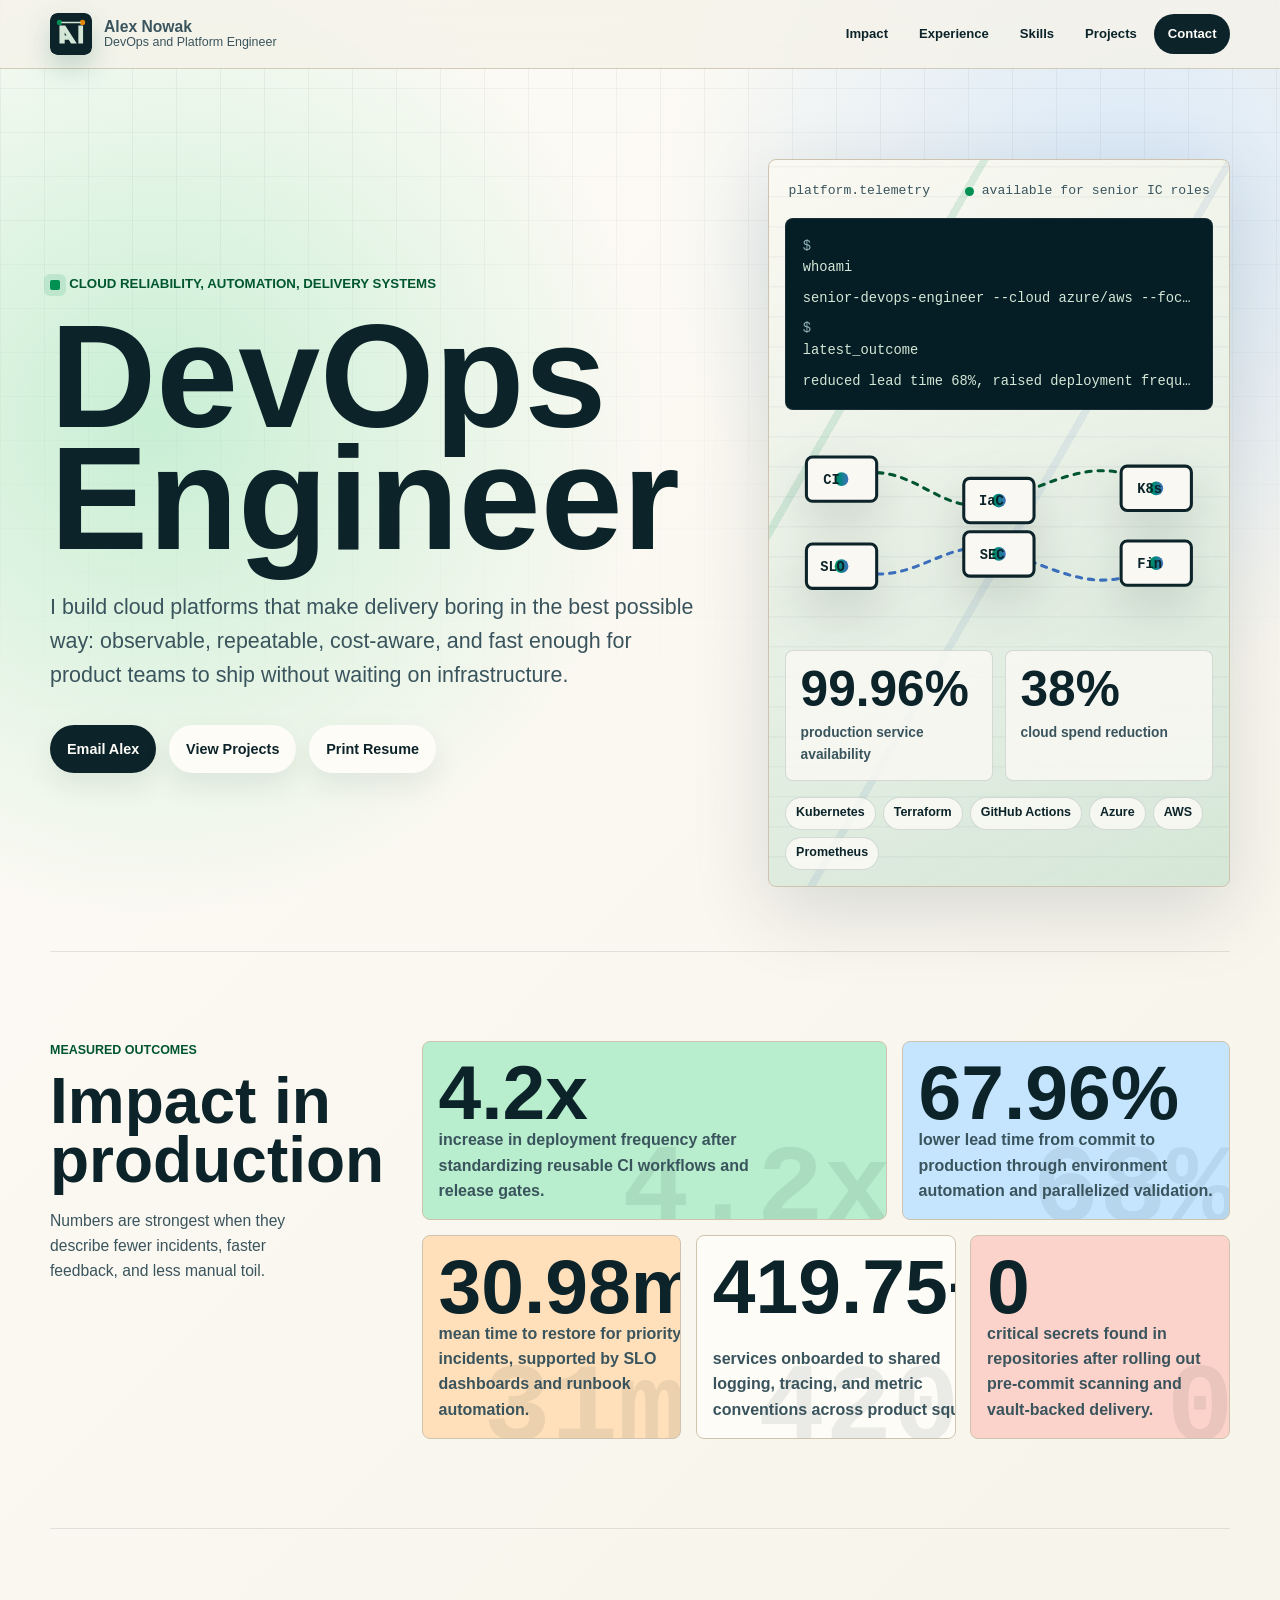
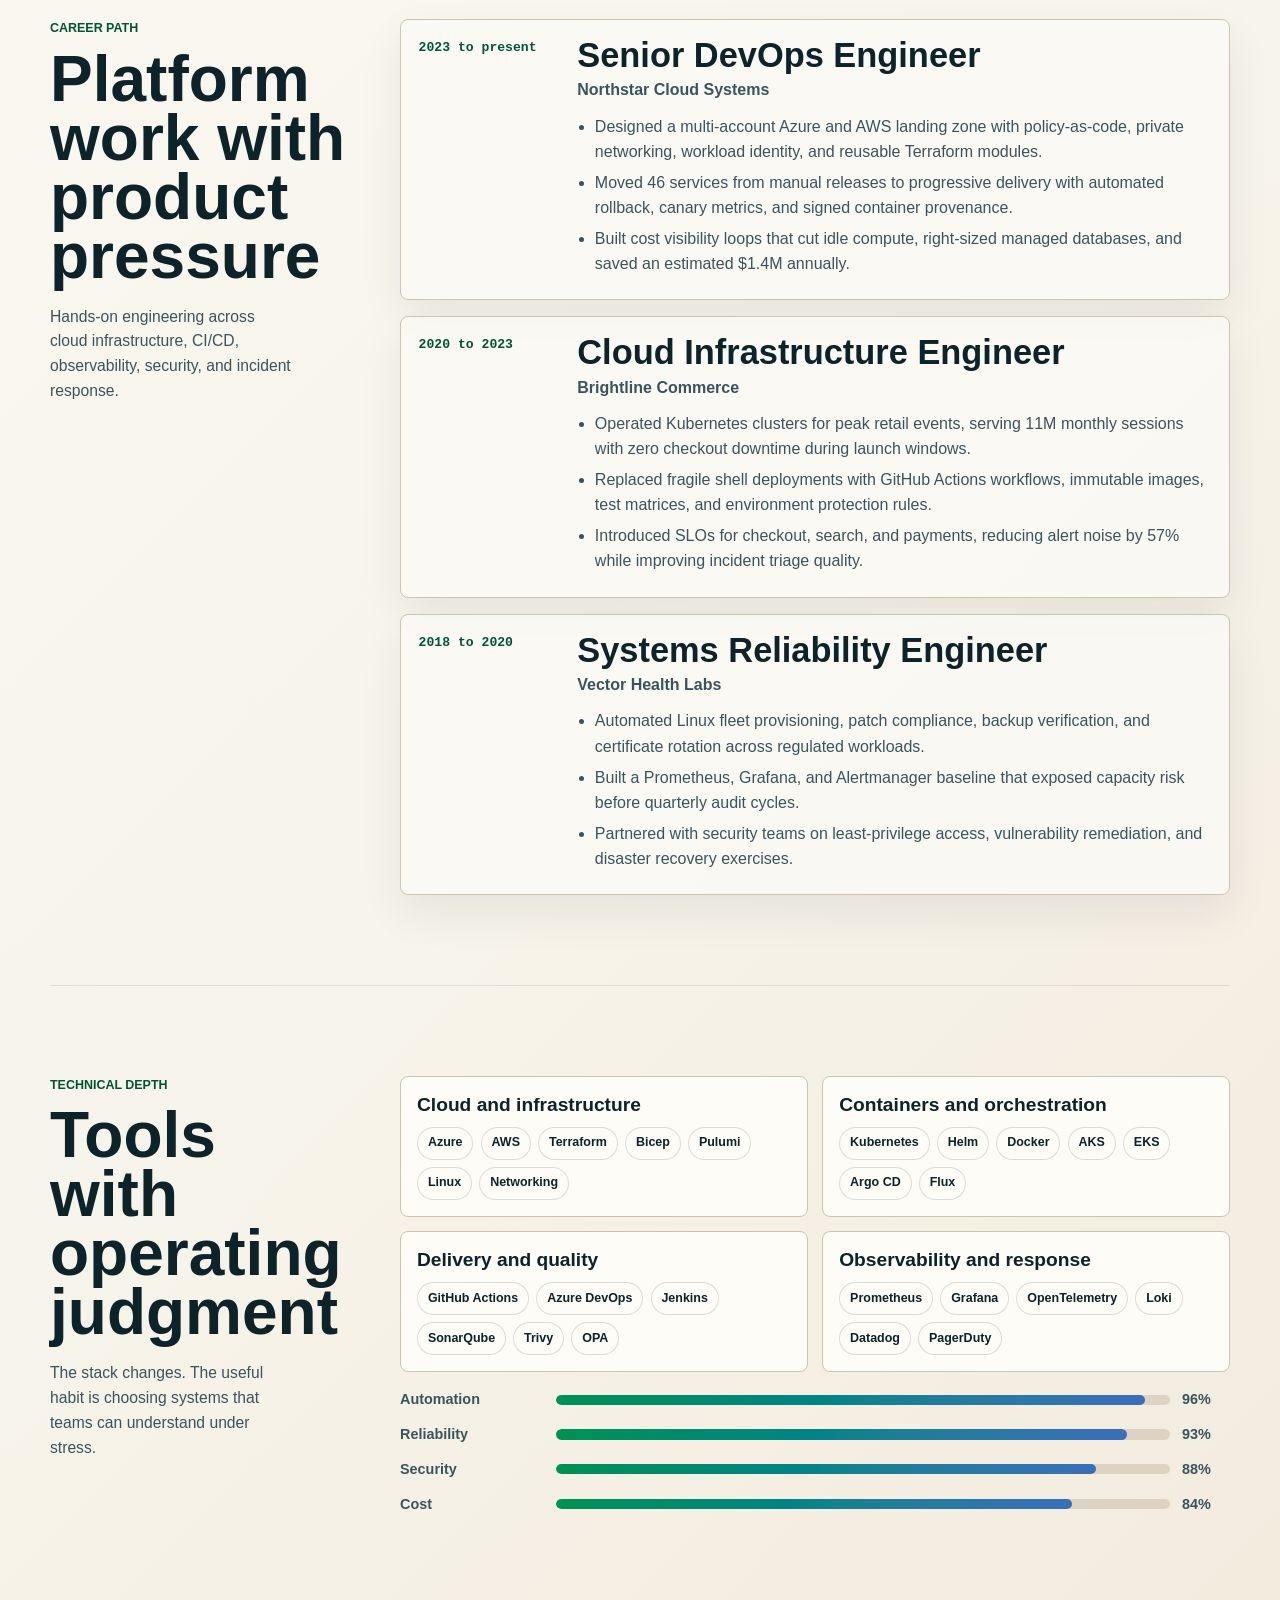
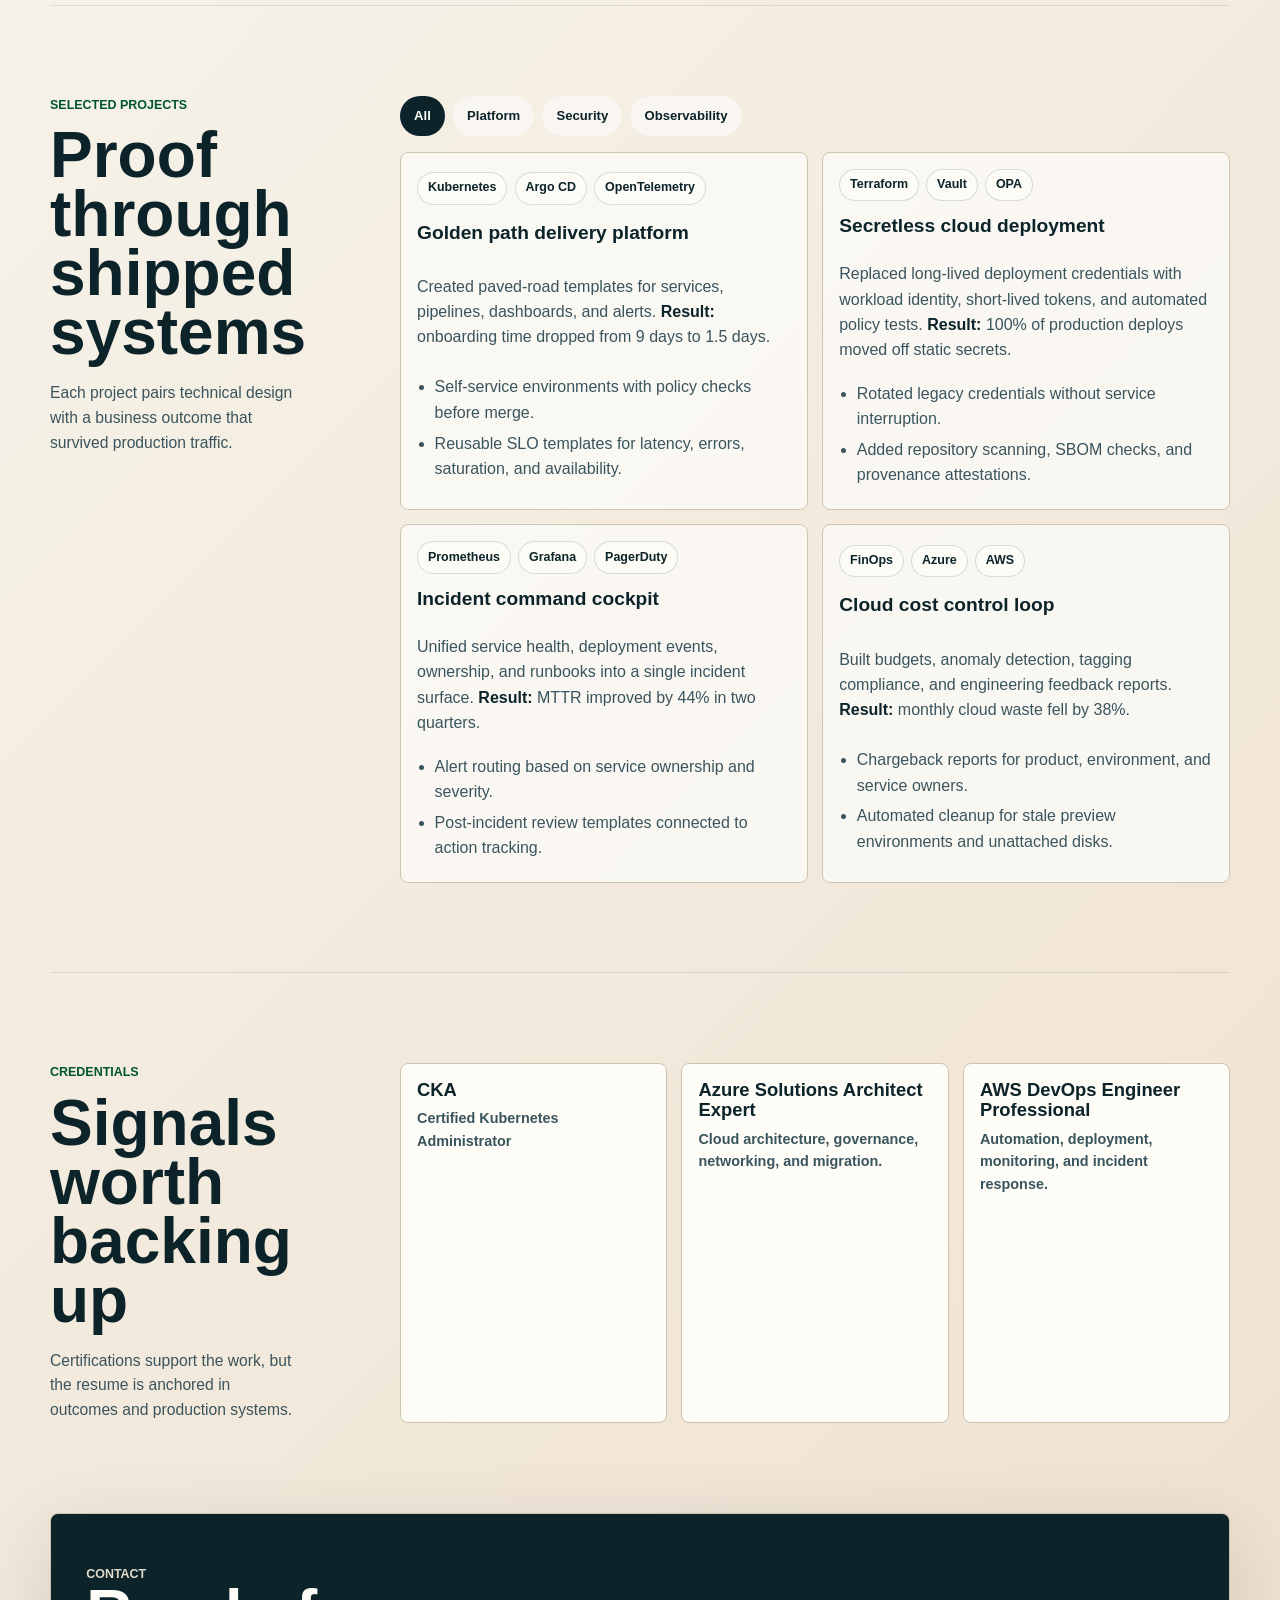
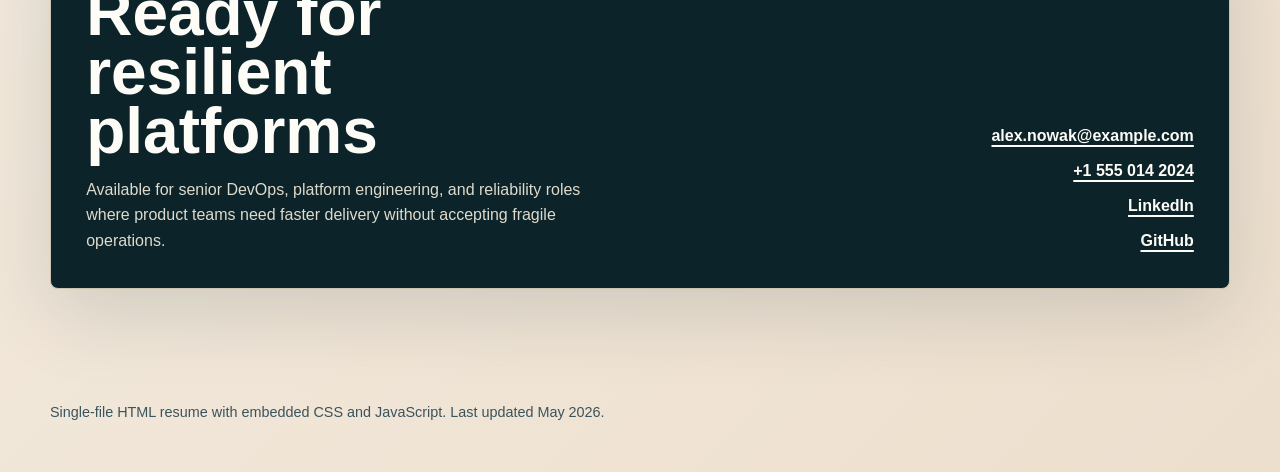
<file: devops-engineer-resume.html>
<!DOCTYPE html>
<html lang="en">
<head>
  <meta charset="utf-8">
  <meta name="viewport" content="width=device-width, initial-scale=1">
  <meta name="description" content="DevOps engineer resume webpage focused on cloud automation, reliability, platform engineering, and measurable delivery outcomes.">
  <title>DevOps Engineer Resume | Alex Nowak</title>
  <style>
    :root {
      color-scheme: light;
      --ink: oklch(24% 0.032 218);
      --muted: oklch(43% 0.035 221);
      --soft: oklch(59% 0.032 224);
      --paper: oklch(96.5% 0.013 91);
      --paper-strong: oklch(99% 0.007 91);
      --panel: oklch(92.5% 0.023 87);
      --line: oklch(82% 0.031 83);
      --signal: oklch(57% 0.154 158);
      --signal-deep: oklch(38% 0.12 163);
      --warning: oklch(70% 0.162 66);
      --accent: oklch(54% 0.132 258);
      --accent-soft: oklch(89% 0.052 252);
      --danger: oklch(58% 0.17 31);
      --topbar-border: oklch(80% 0.025 82 / 0.74);
      --grid-line-strong: oklch(24% 0.03 218 / 0.055);
      --grid-line-soft: oklch(24% 0.03 218 / 0.045);
      --hover-border: oklch(24% 0.03 218 / 0.24);
      --focus-ring: oklch(70% 0.162 66 / 0.72);
      --terminal-bg: oklch(22% 0.034 218);
      --terminal-fg: oklch(91% 0.03 149);
      --terminal-dim: oklch(74% 0.035 218);
      --tile-border: oklch(24% 0.032 218 / 0.14);
      --chip-border: oklch(24% 0.032 218 / 0.15);
      --section-line: oklch(24% 0.032 218 / 0.1);
      --ghost-text: oklch(24% 0.032 218 / 0.08);
      --contact-muted: oklch(89% 0.02 91);
      --shadow: 0 24px 80px oklch(24% 0.04 220 / 0.14);
      --radius: 8px;
      --max: 1180px;
      --ease: cubic-bezier(0.22, 1, 0.36, 1);
      --font-display: "Bahnschrift", "Aptos Display", "Segoe UI Variable Display", sans-serif;
      --font-body: "Aptos", "Segoe UI Variable Text", "Trebuchet MS", sans-serif;
      --font-code: "Cascadia Code", "Consolas", monospace;
    }

    * {
      box-sizing: border-box;
    }

    html {
      scroll-behavior: smooth;
    }

    body {
      margin: 0;
      min-width: 320px;
      background:
        radial-gradient(circle at 12% 8%, oklch(88% 0.08 157 / 0.65), transparent 31rem),
        radial-gradient(circle at 88% 4%, oklch(88% 0.075 258 / 0.52), transparent 29rem),
        linear-gradient(135deg, var(--paper-strong), var(--paper) 46%, oklch(91% 0.028 72));
      color: var(--ink);
      font-family: var(--font-body);
      font-size: 16px;
      line-height: 1.58;
      letter-spacing: 0;
    }

    body::before {
      content: "";
      position: fixed;
      inset: 0;
      z-index: -2;
      background-image:
        linear-gradient(90deg, var(--grid-line-strong) 1px, transparent 1px),
        linear-gradient(180deg, var(--grid-line-soft) 1px, transparent 1px);
      background-size: 44px 44px;
      -webkit-mask-image: linear-gradient(to bottom, black, transparent 82%);
      mask-image: linear-gradient(to bottom, black, transparent 82%);
      pointer-events: none;
    }

    .skip-link {
      position: fixed;
      left: 1rem;
      top: 1rem;
      z-index: 20;
      transform: translateY(-180%);
      background: var(--ink);
      color: var(--paper-strong);
      padding: 0.75rem 1rem;
      border-radius: var(--radius);
      text-decoration: none;
      font-weight: 700;
    }

    .skip-link:focus {
      transform: translateY(0);
    }

    .progress {
      position: fixed;
      inset: 0 0 auto;
      height: 4px;
      z-index: 12;
      background: linear-gradient(90deg, var(--signal), var(--accent), var(--warning));
      transform: scaleX(0);
      transform-origin: left;
    }

    .shell {
      width: min(var(--max), calc(100% - 32px));
      margin: 0 auto;
    }

    .topbar {
      position: sticky;
      top: 0;
      z-index: 10;
      -webkit-backdrop-filter: blur(18px);
      backdrop-filter: blur(18px);
      background: oklch(96% 0.012 91 / 0.82);
      border-bottom: 1px solid var(--topbar-border);
    }

    .topbar .shell {
      display: flex;
      align-items: center;
      justify-content: space-between;
      gap: 1rem;
      min-height: 68px;
    }

    .brand-mark {
      display: inline-grid;
      grid-template-columns: 42px 1fr;
      align-items: center;
      gap: 0.75rem;
      min-width: 0;
      color: inherit;
      text-decoration: none;
    }

    .brand-mark svg {
      width: 42px;
      height: 42px;
      border-radius: 7px;
      box-shadow: 0 12px 28px oklch(42% 0.11 165 / 0.22);
    }

    .brand-mark strong,
    h1,
    h2,
    h3,
    .metric-value,
    .role-title {
      font-family: var(--font-display);
      letter-spacing: 0;
    }

    .brand-mark strong {
      display: block;
      font-size: 0.98rem;
      line-height: 1.05;
    }

    .brand-mark span {
      display: block;
      color: var(--muted);
      font-size: 0.78rem;
      line-height: 1.15;
    }

    .nav {
      display: flex;
      align-items: center;
      gap: 0.25rem;
      flex-wrap: wrap;
      justify-content: flex-end;
    }

    .nav a,
    .action,
    .filter-button {
      min-height: 40px;
      border: 1px solid transparent;
      border-radius: 999px;
      display: inline-flex;
      align-items: center;
      justify-content: center;
      gap: 0.5rem;
      color: var(--ink);
      text-decoration: none;
      font-weight: 800;
      cursor: pointer;
      transition: transform 180ms var(--ease), border-color 180ms var(--ease), background 180ms var(--ease), color 180ms var(--ease);
    }

    .nav a {
      padding: 0.47rem 0.78rem;
      font-size: 0.82rem;
    }

    .nav a[aria-current="true"],
    .nav a:hover {
      background: var(--ink);
      color: var(--paper-strong);
    }

    .hero {
      position: relative;
      display: grid;
      grid-template-columns: minmax(0, 1.02fr) minmax(300px, 0.72fr);
      gap: clamp(2rem, 5vw, 4.8rem);
      align-items: center;
      min-height: clamp(620px, 82vh, 820px);
      padding: clamp(4rem, 7vw, 7rem) 0 clamp(3rem, 5vw, 5rem);
    }

    .hero-copy {
      max-width: 780px;
      animation: rise-in 820ms var(--ease) both;
    }

    .eyebrow {
      display: inline-flex;
      align-items: center;
      gap: 0.55rem;
      margin: 0 0 1.2rem;
      color: var(--signal-deep);
      font-size: 0.83rem;
      font-weight: 900;
      text-transform: uppercase;
    }

    .eyebrow::before {
      content: "";
      width: 0.65rem;
      height: 0.65rem;
      background: var(--signal);
      border-radius: 2px;
      box-shadow: 0 0 0 6px oklch(57% 0.154 158 / 0.13);
    }

    h1 {
      margin: 0;
      max-width: 12ch;
      font-size: clamp(4.1rem, 11.5vw, 9.7rem);
      line-height: 0.83;
      font-weight: 900;
    }

    .hero-summary {
      max-width: 67ch;
      margin: clamp(1.2rem, 2.6vw, 2rem) 0 0;
      color: var(--muted);
      font-size: clamp(1.05rem, 2.1vw, 1.34rem);
    }

    .hero-actions {
      display: flex;
      flex-wrap: wrap;
      gap: 0.8rem;
      margin-top: 2rem;
    }

    .action {
      padding: 0.75rem 1rem;
      background: var(--paper-strong);
      box-shadow: 0 12px 30px oklch(24% 0.03 218 / 0.08);
      font-size: 0.9rem;
    }

    .action.primary {
      background: var(--ink);
      color: var(--paper-strong);
    }

    .action:hover,
    .filter-button:hover {
      transform: translateY(-2px);
      border-color: var(--hover-border);
    }

    .action:focus-visible,
    .filter-button:focus-visible,
    .nav a:focus-visible {
      outline: 3px solid var(--focus-ring);
      outline-offset: 3px;
    }

    .command-panel {
      position: relative;
      min-height: 520px;
      padding: 1rem;
      border: 1px solid var(--line);
      border-radius: var(--radius);
      background:
        linear-gradient(155deg, oklch(98% 0.008 91 / 0.94), oklch(89% 0.035 152 / 0.8)),
        var(--paper-strong);
      box-shadow: var(--shadow);
      overflow: hidden;
      animation: rise-in 900ms 120ms var(--ease) both;
    }

    .command-panel::before {
      content: "";
      position: absolute;
      inset: 0;
      background:
        linear-gradient(120deg, transparent 0 24%, oklch(57% 0.154 158 / 0.18) 24% 25%, transparent 25% 52%, oklch(54% 0.132 258 / 0.13) 52% 53%, transparent 53%),
        repeating-linear-gradient(0deg, transparent 0 28px, oklch(24% 0.032 218 / 0.055) 29px 30px);
      opacity: 0.7;
      pointer-events: none;
    }

    .panel-head,
    .terminal,
    .availability,
    .stack-strip {
      position: relative;
      z-index: 1;
    }

    .panel-head {
      display: flex;
      justify-content: space-between;
      align-items: center;
      gap: 1rem;
      padding: 0.35rem 0.2rem 1rem;
      font-family: var(--font-code);
      font-size: 0.82rem;
      color: var(--muted);
    }

    .status-pill {
      display: inline-flex;
      align-items: center;
      gap: 0.45rem;
      white-space: nowrap;
    }

    .status-pill::before {
      content: "";
      width: 0.6rem;
      height: 0.6rem;
      border-radius: 50%;
      background: var(--signal);
      box-shadow: 0 0 0 0 oklch(57% 0.154 158 / 0.38);
      animation: pulse 1800ms ease-out infinite;
    }

    .terminal {
      display: grid;
      gap: 0.55rem;
      padding: 1.1rem;
      border-radius: var(--radius);
      background: var(--terminal-bg);
      color: var(--terminal-fg);
      font-family: var(--font-code);
      font-size: 0.86rem;
      box-shadow: inset 0 0 0 1px oklch(96% 0.01 91 / 0.08);
    }

    .terminal span {
      display: block;
      white-space: nowrap;
      overflow: hidden;
      text-overflow: ellipsis;
    }

    .terminal .dim {
      color: var(--terminal-dim);
    }

    .topology {
      position: relative;
      z-index: 1;
      width: 100%;
      margin: 1.3rem 0;
      filter: drop-shadow(0 20px 24px oklch(24% 0.03 218 / 0.15));
    }

    .topology .line {
      stroke-dasharray: 7 9;
      animation: dash 18s linear infinite;
    }

    .availability {
      display: grid;
      grid-template-columns: repeat(2, minmax(0, 1fr));
      gap: 0.75rem;
    }

    .metric-tile {
      min-height: 126px;
      padding: 0.9rem;
      border: 1px solid var(--tile-border);
      border-radius: var(--radius);
      background: oklch(98% 0.007 91 / 0.84);
    }

    .metric-value {
      display: block;
      font-size: clamp(2rem, 5vw, 3.1rem);
      line-height: 1;
      font-weight: 900;
    }

    .metric-label {
      display: block;
      margin-top: 0.45rem;
      color: var(--muted);
      font-size: 0.86rem;
      font-weight: 800;
    }

    .stack-strip {
      display: flex;
      flex-wrap: wrap;
      gap: 0.45rem;
      margin-top: 1rem;
    }

    .chip {
      display: inline-flex;
      align-items: center;
      min-height: 31px;
      padding: 0.35rem 0.62rem;
      border: 1px solid var(--chip-border);
      border-radius: 999px;
      background: oklch(99% 0.006 91 / 0.78);
      color: var(--ink);
      font-size: 0.78rem;
      font-weight: 900;
      white-space: nowrap;
    }

    main {
      padding-bottom: 5rem;
    }

    section {
      scroll-margin-top: 92px;
    }

    .section-grid {
      display: grid;
      grid-template-columns: 0.36fr 1fr;
      gap: clamp(1.5rem, 4vw, 4rem);
      padding: clamp(3.8rem, 7vw, 6rem) 0;
      border-top: 1px solid var(--section-line);
    }

    .section-kicker {
      margin: 0 0 0.7rem;
      color: var(--signal-deep);
      font-size: 0.78rem;
      font-weight: 900;
      text-transform: uppercase;
    }

    h2 {
      margin: 0;
      font-size: clamp(2.1rem, 5vw, 4.6rem);
      line-height: 0.92;
      font-weight: 900;
      max-width: 9ch;
    }

    .section-note {
      margin: 1.2rem 0 0;
      max-width: 28ch;
      color: var(--muted);
      font-size: 0.98rem;
    }

    .impact-board {
      display: grid;
      grid-template-columns: repeat(12, 1fr);
      grid-auto-rows: minmax(124px, auto);
      gap: 0.9rem;
    }

    .impact-card {
      position: relative;
      display: grid;
      align-content: space-between;
      min-height: 168px;
      padding: 1rem;
      border: 1px solid var(--line);
      border-radius: var(--radius);
      background: var(--paper-strong);
      overflow: hidden;
    }

    .impact-card:nth-child(1) {
      grid-column: span 7;
      background: oklch(90% 0.07 158);
    }

    .impact-card:nth-child(2) {
      grid-column: span 5;
      background: oklch(91% 0.06 252);
    }

    .impact-card:nth-child(3) {
      grid-column: span 4;
      background: oklch(93% 0.065 66);
    }

    .impact-card:nth-child(4) {
      grid-column: span 4;
    }

    .impact-card:nth-child(5) {
      grid-column: span 4;
      background: oklch(90% 0.048 31);
    }

    .impact-card::after {
      content: attr(data-signal);
      position: absolute;
      right: -0.3rem;
      bottom: -1.8rem;
      color: var(--ghost-text);
      font-family: var(--font-code);
      font-size: 7rem;
      font-weight: 900;
      line-height: 1;
    }

    .impact-card strong {
      position: relative;
      z-index: 1;
      display: block;
      font-family: var(--font-display);
      font-size: clamp(2.4rem, 6vw, 4.9rem);
      line-height: 0.9;
    }

    .impact-card span {
      position: relative;
      z-index: 1;
      display: block;
      max-width: 36ch;
      color: var(--muted);
      font-weight: 800;
    }

    .timeline {
      display: grid;
      gap: 1rem;
    }

    .role {
      display: grid;
      grid-template-columns: minmax(120px, 0.22fr) 1fr;
      gap: 1.2rem;
      padding: 1.1rem;
      border: 1px solid var(--line);
      border-radius: var(--radius);
      background: oklch(98.5% 0.006 91 / 0.78);
      box-shadow: 0 18px 44px oklch(24% 0.03 218 / 0.07);
    }

    .role time {
      color: var(--signal-deep);
      font-family: var(--font-code);
      font-size: 0.82rem;
      font-weight: 900;
    }

    .role-title {
      margin: 0;
      font-size: clamp(1.35rem, 2.7vw, 2.15rem);
      line-height: 1.03;
    }

    .role-company {
      margin: 0.25rem 0 0.7rem;
      color: var(--muted);
      font-weight: 900;
    }

    .role ul,
    .project ul {
      margin: 0;
      padding-left: 1.1rem;
    }

    .role li,
    .project li {
      margin: 0.35rem 0;
      color: var(--muted);
    }

    .skill-matrix {
      display: grid;
      grid-template-columns: repeat(2, minmax(0, 1fr));
      gap: 0.9rem;
    }

    .skill-block {
      padding: 1rem;
      border: 1px solid var(--line);
      border-radius: var(--radius);
      background: var(--paper-strong);
    }

    .skill-block h3,
    .project h3 {
      margin: 0 0 0.7rem;
      font-size: 1.2rem;
      line-height: 1.2;
    }

    .skill-list {
      display: flex;
      flex-wrap: wrap;
      gap: 0.45rem;
    }

    .depth {
      display: grid;
      gap: 0.75rem;
      margin-top: 1rem;
    }

    .depth-row {
      display: grid;
      grid-template-columns: 9rem 1fr 3rem;
      gap: 0.75rem;
      align-items: center;
      color: var(--muted);
      font-size: 0.9rem;
      font-weight: 800;
    }

    .bar {
      height: 0.65rem;
      border-radius: 999px;
      background: oklch(87% 0.024 84);
      overflow: hidden;
    }

    .bar span {
      display: block;
      width: 0;
      height: 100%;
      border-radius: inherit;
      background: linear-gradient(90deg, var(--signal), var(--accent));
      transition: width 1000ms var(--ease);
    }

    .filters {
      display: flex;
      flex-wrap: wrap;
      gap: 0.5rem;
      margin-bottom: 1rem;
    }

    .filter-button {
      padding: 0.55rem 0.82rem;
      background: oklch(98% 0.007 91 / 0.88);
      font-family: inherit;
      font-size: 0.82rem;
    }

    .filter-button[aria-pressed="true"] {
      background: var(--ink);
      color: var(--paper-strong);
    }

    .project-grid {
      display: grid;
      grid-template-columns: repeat(2, minmax(0, 1fr));
      gap: 0.9rem;
    }

    .project {
      display: grid;
      gap: 0.8rem;
      padding: 1rem;
      border: 1px solid var(--line);
      border-radius: var(--radius);
      background: oklch(98.5% 0.006 91 / 0.86);
      transition: opacity 200ms var(--ease), transform 200ms var(--ease);
    }

    .project[hidden] {
      display: none;
    }

    .project-meta {
      display: flex;
      flex-wrap: wrap;
      gap: 0.45rem;
      align-items: center;
    }

    .project p {
      margin: 0;
      color: var(--muted);
    }

    .project strong {
      color: var(--ink);
    }

    .certs {
      display: grid;
      grid-template-columns: repeat(3, minmax(0, 1fr));
      gap: 0.9rem;
    }

    .cert {
      padding: 1rem;
      border: 1px solid var(--line);
      border-radius: var(--radius);
      background: var(--paper-strong);
    }

    .cert strong {
      display: block;
      font-family: var(--font-display);
      font-size: 1.15rem;
      line-height: 1.1;
    }

    .cert span {
      display: block;
      margin-top: 0.45rem;
      color: var(--muted);
      font-size: 0.9rem;
      font-weight: 800;
    }

    .contact-panel {
      display: grid;
      grid-template-columns: 1fr auto;
      gap: 1.5rem;
      align-items: end;
      padding: clamp(1.4rem, 4vw, 2.2rem);
      border: 1px solid var(--line);
      border-radius: var(--radius);
      background: var(--ink);
      color: var(--paper-strong);
      box-shadow: var(--shadow);
    }

    .contact-panel h2 {
      max-width: 11ch;
      color: var(--paper-strong);
    }

    .contact-panel p {
      max-width: 58ch;
      margin: 1rem 0 0;
      color: var(--contact-muted);
    }

    .contact-links {
      display: grid;
      gap: 0.6rem;
      justify-items: end;
    }

    .contact-links a {
      color: var(--paper-strong);
      text-decoration-thickness: 2px;
      text-underline-offset: 0.25rem;
      font-weight: 900;
    }

    footer {
      padding: 2rem 0 3rem;
      color: var(--muted);
      font-size: 0.9rem;
    }

    .reveal {
      opacity: 0;
      transform: translateY(22px);
      transition: opacity 700ms var(--ease), transform 700ms var(--ease);
    }

    .reveal.is-visible {
      opacity: 1;
      transform: translateY(0);
    }

    @keyframes rise-in {
      from {
        opacity: 0;
        transform: translateY(26px);
      }
      to {
        opacity: 1;
        transform: translateY(0);
      }
    }

    @keyframes pulse {
      70% {
        box-shadow: 0 0 0 12px oklch(57% 0.154 158 / 0);
      }
      100% {
        box-shadow: 0 0 0 0 oklch(57% 0.154 158 / 0);
      }
    }

    @keyframes dash {
      to {
        stroke-dashoffset: -240;
      }
    }

    @media (max-width: 920px) {
      .topbar {
        position: relative;
      }

      .topbar .shell,
      .hero,
      .section-grid,
      .contact-panel {
        grid-template-columns: 1fr;
      }

      .topbar .shell {
        align-items: flex-start;
        padding: 0.9rem 0;
      }

      .nav {
        justify-content: flex-start;
      }

      .hero {
        min-height: 0;
      }

      .section-note,
      h2 {
        max-width: 100%;
      }

      .contact-links {
        justify-items: start;
      }
    }

    @media (max-width: 720px) {
      .shell {
        width: min(100% - 24px, var(--max));
      }

      h1 {
        font-size: clamp(3.25rem, 18vw, 5.8rem);
      }

      .command-panel {
        min-height: 0;
      }

      .availability,
      .skill-matrix,
      .project-grid,
      .certs,
      .role {
        grid-template-columns: 1fr;
      }

      .impact-board {
        grid-template-columns: 1fr;
      }

      .impact-card,
      .impact-card:nth-child(n) {
        grid-column: auto;
      }

      .depth-row {
        grid-template-columns: 1fr;
        gap: 0.35rem;
      }

      .terminal {
        font-size: 0.75rem;
      }
    }

    @media (prefers-reduced-motion: reduce) {
      *,
      *::before,
      *::after {
        animation-duration: 0.001ms !important;
        animation-iteration-count: 1 !important;
        scroll-behavior: auto !important;
        transition-duration: 0.001ms !important;
      }

      .reveal {
        opacity: 1;
        transform: none;
      }
    }

    @media print {
      body {
        background: var(--paper-strong);
        color: var(--ink);
      }

      body::before,
      .progress,
      .topbar,
      .hero-actions,
      .filters {
        display: none;
      }

      .shell {
        width: 100%;
      }

      .hero,
      .section-grid,
      .contact-panel {
        display: block;
        min-height: 0;
        padding: 1.2rem 0;
      }

      .command-panel,
      .impact-card,
      .role,
      .skill-block,
      .project,
      .cert,
      .contact-panel {
        box-shadow: none;
        break-inside: avoid;
      }

      a {
        color: inherit;
      }
    }
  </style>
</head>
<body>
  <a class="skip-link" href="#main">Skip to resume content</a>
  <div class="progress" aria-hidden="true"></div>

  <header class="topbar" aria-label="Primary navigation">
    <div class="shell">
      <a class="brand-mark" href="#top" aria-label="Alex Nowak resume home">
        <svg viewBox="0 0 80 80" role="img" aria-label="AN monogram with pipeline nodes">
          <rect width="80" height="80" rx="14" fill="oklch(24% 0.032 218)"></rect>
          <path d="M18 58V24h11l22 34H40l-4.2-7H28v7H18Zm10-15h3.5L28 37v6Zm35 15h-9V24h9v34Z" fill="oklch(91% 0.03 149)"></path>
          <circle cx="18" cy="18" r="5" fill="oklch(57% 0.154 158)"></circle>
          <circle cx="62" cy="18" r="5" fill="oklch(70% 0.162 66)"></circle>
          <path d="M23 18h34" stroke="oklch(91% 0.03 149)" stroke-width="3" stroke-linecap="round"></path>
        </svg>
        <span><strong>Alex Nowak</strong><span>DevOps and Platform Engineer</span></span>
      </a>
      <nav class="nav" aria-label="Resume sections">
        <a href="#impact">Impact</a>
        <a href="#experience">Experience</a>
        <a href="#skills">Skills</a>
        <a href="#projects">Projects</a>
        <a href="#contact">Contact</a>
      </nav>
    </div>
  </header>

  <main id="main" class="shell">
    <section id="top" class="hero" aria-labelledby="hero-title">
      <div class="hero-copy">
        <p class="eyebrow">Cloud reliability, automation, delivery systems</p>
        <h1 id="hero-title">DevOps Engineer</h1>
        <p class="hero-summary">I build cloud platforms that make delivery boring in the best possible way: observable, repeatable, cost-aware, and fast enough for product teams to ship without waiting on infrastructure.</p>
        <div class="hero-actions" aria-label="Resume actions">
          <a class="action primary" href="mailto:alex.nowak@example.com">Email Alex</a>
          <a class="action" href="#projects">View Projects</a>
          <button class="action" type="button" id="printResume">Print Resume</button>
        </div>
      </div>

      <aside class="command-panel" aria-label="DevOps capability snapshot">
        <div class="panel-head">
          <span>platform.telemetry</span>
          <span class="status-pill">available for senior IC roles</span>
        </div>
        <div class="terminal" aria-label="Profile summary in terminal style">
          <span><span class="dim">$</span> whoami</span>
          <span>senior-devops-engineer --cloud azure/aws --focus reliability</span>
          <span><span class="dim">$</span> latest_outcome</span>
          <span>reduced lead time 68%, raised deployment frequency 4.2x</span>
        </div>
        <svg class="topology" viewBox="0 0 560 250" role="img" aria-label="Infrastructure topology connecting CI, registry, clusters, observability, and users">
          <defs>
            <linearGradient id="nodeFill" x1="0" x2="1">
              <stop stop-color="oklch(57% 0.154 158)"></stop>
              <stop offset="1" stop-color="oklch(54% 0.132 258)"></stop>
            </linearGradient>
          </defs>
          <path class="line" d="M74 62 C170 28 198 120 280 92 S410 28 486 74" fill="none" stroke="oklch(38% 0.12 163)" stroke-width="4" stroke-linecap="round"></path>
          <path class="line" d="M74 178 C170 214 206 132 286 158 S410 218 486 174" fill="none" stroke="oklch(54% 0.132 258)" stroke-width="4" stroke-linecap="round"></path>
          <g fill="oklch(98% 0.007 91)" stroke="oklch(24% 0.032 218)" stroke-width="4">
            <rect x="28" y="34" width="92" height="58" rx="8"></rect>
            <rect x="234" y="62" width="92" height="58" rx="8"></rect>
            <rect x="440" y="46" width="92" height="58" rx="8"></rect>
            <rect x="28" y="148" width="92" height="58" rx="8"></rect>
            <rect x="234" y="132" width="92" height="58" rx="8"></rect>
            <rect x="440" y="144" width="92" height="58" rx="8"></rect>
          </g>
          <g fill="url(#nodeFill)">
            <circle cx="74" cy="63" r="9"></circle>
            <circle cx="280" cy="91" r="9"></circle>
            <circle cx="486" cy="75" r="9"></circle>
            <circle cx="74" cy="177" r="9"></circle>
            <circle cx="280" cy="161" r="9"></circle>
            <circle cx="486" cy="173" r="9"></circle>
          </g>
          <g font-family="Cascadia Code, Consolas, monospace" font-size="18" font-weight="800" fill="oklch(24% 0.032 218)">
            <text x="50" y="69">CI</text>
            <text x="254" y="97">IaC</text>
            <text x="461" y="81">K8s</text>
            <text x="46" y="183">SLO</text>
            <text x="255" y="167">SEC</text>
            <text x="461" y="179">Fin</text>
          </g>
        </svg>
        <div class="availability" aria-label="Selected performance metrics">
          <div class="metric-tile">
            <strong class="metric-value" data-count="99.96" data-suffix="%">0%</strong>
            <span class="metric-label">production service availability</span>
          </div>
          <div class="metric-tile">
            <strong class="metric-value" data-count="38" data-suffix="%">0%</strong>
            <span class="metric-label">cloud spend reduction</span>
          </div>
        </div>
        <div class="stack-strip" aria-label="Core technologies">
          <span class="chip">Kubernetes</span>
          <span class="chip">Terraform</span>
          <span class="chip">GitHub Actions</span>
          <span class="chip">Azure</span>
          <span class="chip">AWS</span>
          <span class="chip">Prometheus</span>
        </div>
      </aside>
    </section>

    <section id="impact" class="section-grid reveal" aria-labelledby="impact-title">
      <div>
        <p class="section-kicker">Measured outcomes</p>
        <h2 id="impact-title">Impact in production</h2>
        <p class="section-note">Numbers are strongest when they describe fewer incidents, faster feedback, and less manual toil.</p>
      </div>
      <div class="impact-board">
        <article class="impact-card" data-signal="4.2x">
          <strong data-count="4.2" data-suffix="x">0x</strong>
          <span>increase in deployment frequency after standardizing reusable CI workflows and release gates.</span>
        </article>
        <article class="impact-card" data-signal="68%">
          <strong data-count="68" data-suffix="%">0%</strong>
          <span>lower lead time from commit to production through environment automation and parallelized validation.</span>
        </article>
        <article class="impact-card" data-signal="31m">
          <strong data-count="31" data-suffix="m">0m</strong>
          <span>mean time to restore for priority incidents, supported by SLO dashboards and runbook automation.</span>
        </article>
        <article class="impact-card" data-signal="420">
          <strong data-count="420" data-suffix="+">0+</strong>
          <span>services onboarded to shared logging, tracing, and metric conventions across product squads.</span>
        </article>
        <article class="impact-card" data-signal="0">
          <strong data-count="0" data-suffix="">0</strong>
          <span>critical secrets found in repositories after rolling out pre-commit scanning and vault-backed delivery.</span>
        </article>
      </div>
    </section>

    <section id="experience" class="section-grid reveal" aria-labelledby="experience-title">
      <div>
        <p class="section-kicker">Career path</p>
        <h2 id="experience-title">Platform work with product pressure</h2>
        <p class="section-note">Hands-on engineering across cloud infrastructure, CI/CD, observability, security, and incident response.</p>
      </div>
      <div class="timeline">
        <article class="role">
          <time datetime="2023">2023 to present</time>
          <div>
            <h3 class="role-title">Senior DevOps Engineer</h3>
            <p class="role-company">Northstar Cloud Systems</p>
            <ul>
              <li>Designed a multi-account Azure and AWS landing zone with policy-as-code, private networking, workload identity, and reusable Terraform modules.</li>
              <li>Moved 46 services from manual releases to progressive delivery with automated rollback, canary metrics, and signed container provenance.</li>
              <li>Built cost visibility loops that cut idle compute, right-sized managed databases, and saved an estimated $1.4M annually.</li>
            </ul>
          </div>
        </article>
        <article class="role">
          <time datetime="2020">2020 to 2023</time>
          <div>
            <h3 class="role-title">Cloud Infrastructure Engineer</h3>
            <p class="role-company">Brightline Commerce</p>
            <ul>
              <li>Operated Kubernetes clusters for peak retail events, serving 11M monthly sessions with zero checkout downtime during launch windows.</li>
              <li>Replaced fragile shell deployments with GitHub Actions workflows, immutable images, test matrices, and environment protection rules.</li>
              <li>Introduced SLOs for checkout, search, and payments, reducing alert noise by 57% while improving incident triage quality.</li>
            </ul>
          </div>
        </article>
        <article class="role">
          <time datetime="2018">2018 to 2020</time>
          <div>
            <h3 class="role-title">Systems Reliability Engineer</h3>
            <p class="role-company">Vector Health Labs</p>
            <ul>
              <li>Automated Linux fleet provisioning, patch compliance, backup verification, and certificate rotation across regulated workloads.</li>
              <li>Built a Prometheus, Grafana, and Alertmanager baseline that exposed capacity risk before quarterly audit cycles.</li>
              <li>Partnered with security teams on least-privilege access, vulnerability remediation, and disaster recovery exercises.</li>
            </ul>
          </div>
        </article>
      </div>
    </section>

    <section id="skills" class="section-grid reveal" aria-labelledby="skills-title">
      <div>
        <p class="section-kicker">Technical depth</p>
        <h2 id="skills-title">Tools with operating judgment</h2>
        <p class="section-note">The stack changes. The useful habit is choosing systems that teams can understand under stress.</p>
      </div>
      <div>
        <div class="skill-matrix">
          <article class="skill-block">
            <h3>Cloud and infrastructure</h3>
            <div class="skill-list">
              <span class="chip">Azure</span>
              <span class="chip">AWS</span>
              <span class="chip">Terraform</span>
              <span class="chip">Bicep</span>
              <span class="chip">Pulumi</span>
              <span class="chip">Linux</span>
              <span class="chip">Networking</span>
            </div>
          </article>
          <article class="skill-block">
            <h3>Containers and orchestration</h3>
            <div class="skill-list">
              <span class="chip">Kubernetes</span>
              <span class="chip">Helm</span>
              <span class="chip">Docker</span>
              <span class="chip">AKS</span>
              <span class="chip">EKS</span>
              <span class="chip">Argo CD</span>
              <span class="chip">Flux</span>
            </div>
          </article>
          <article class="skill-block">
            <h3>Delivery and quality</h3>
            <div class="skill-list">
              <span class="chip">GitHub Actions</span>
              <span class="chip">Azure DevOps</span>
              <span class="chip">Jenkins</span>
              <span class="chip">SonarQube</span>
              <span class="chip">Trivy</span>
              <span class="chip">OPA</span>
            </div>
          </article>
          <article class="skill-block">
            <h3>Observability and response</h3>
            <div class="skill-list">
              <span class="chip">Prometheus</span>
              <span class="chip">Grafana</span>
              <span class="chip">OpenTelemetry</span>
              <span class="chip">Loki</span>
              <span class="chip">Datadog</span>
              <span class="chip">PagerDuty</span>
            </div>
          </article>
        </div>
        <div class="depth" aria-label="Capability depth chart">
          <div class="depth-row"><span>Automation</span><div class="bar"><span data-width="96"></span></div><span>96%</span></div>
          <div class="depth-row"><span>Reliability</span><div class="bar"><span data-width="93"></span></div><span>93%</span></div>
          <div class="depth-row"><span>Security</span><div class="bar"><span data-width="88"></span></div><span>88%</span></div>
          <div class="depth-row"><span>Cost</span><div class="bar"><span data-width="84"></span></div><span>84%</span></div>
        </div>
      </div>
    </section>

    <section id="projects" class="section-grid reveal" aria-labelledby="projects-title">
      <div>
        <p class="section-kicker">Selected projects</p>
        <h2 id="projects-title">Proof through shipped systems</h2>
        <p class="section-note">Each project pairs technical design with a business outcome that survived production traffic.</p>
      </div>
      <div>
        <div class="filters" aria-label="Filter projects">
          <button class="filter-button" type="button" data-filter="all" aria-pressed="true">All</button>
          <button class="filter-button" type="button" data-filter="platform" aria-pressed="false">Platform</button>
          <button class="filter-button" type="button" data-filter="security" aria-pressed="false">Security</button>
          <button class="filter-button" type="button" data-filter="observability" aria-pressed="false">Observability</button>
        </div>
        <div class="project-grid">
          <article class="project" data-tags="platform observability">
            <div class="project-meta">
              <span class="chip">Kubernetes</span>
              <span class="chip">Argo CD</span>
              <span class="chip">OpenTelemetry</span>
            </div>
            <h3>Golden path delivery platform</h3>
            <p>Created paved-road templates for services, pipelines, dashboards, and alerts. <strong>Result:</strong> onboarding time dropped from 9 days to 1.5 days.</p>
            <ul>
              <li>Self-service environments with policy checks before merge.</li>
              <li>Reusable SLO templates for latency, errors, saturation, and availability.</li>
            </ul>
          </article>
          <article class="project" data-tags="security platform">
            <div class="project-meta">
              <span class="chip">Terraform</span>
              <span class="chip">Vault</span>
              <span class="chip">OPA</span>
            </div>
            <h3>Secretless cloud deployment</h3>
            <p>Replaced long-lived deployment credentials with workload identity, short-lived tokens, and automated policy tests. <strong>Result:</strong> 100% of production deploys moved off static secrets.</p>
            <ul>
              <li>Rotated legacy credentials without service interruption.</li>
              <li>Added repository scanning, SBOM checks, and provenance attestations.</li>
            </ul>
          </article>
          <article class="project" data-tags="observability">
            <div class="project-meta">
              <span class="chip">Prometheus</span>
              <span class="chip">Grafana</span>
              <span class="chip">PagerDuty</span>
            </div>
            <h3>Incident command cockpit</h3>
            <p>Unified service health, deployment events, ownership, and runbooks into a single incident surface. <strong>Result:</strong> MTTR improved by 44% in two quarters.</p>
            <ul>
              <li>Alert routing based on service ownership and severity.</li>
              <li>Post-incident review templates connected to action tracking.</li>
            </ul>
          </article>
          <article class="project" data-tags="platform">
            <div class="project-meta">
              <span class="chip">FinOps</span>
              <span class="chip">Azure</span>
              <span class="chip">AWS</span>
            </div>
            <h3>Cloud cost control loop</h3>
            <p>Built budgets, anomaly detection, tagging compliance, and engineering feedback reports. <strong>Result:</strong> monthly cloud waste fell by 38%.</p>
            <ul>
              <li>Chargeback reports for product, environment, and service owners.</li>
              <li>Automated cleanup for stale preview environments and unattached disks.</li>
            </ul>
          </article>
        </div>
      </div>
    </section>

    <section id="certifications" class="section-grid reveal" aria-labelledby="cert-title">
      <div>
        <p class="section-kicker">Credentials</p>
        <h2 id="cert-title">Signals worth backing up</h2>
        <p class="section-note">Certifications support the work, but the resume is anchored in outcomes and production systems.</p>
      </div>
      <div class="certs">
        <article class="cert"><strong>CKA</strong><span>Certified Kubernetes Administrator</span></article>
        <article class="cert"><strong>Azure Solutions Architect Expert</strong><span>Cloud architecture, governance, networking, and migration.</span></article>
        <article class="cert"><strong>AWS DevOps Engineer Professional</strong><span>Automation, deployment, monitoring, and incident response.</span></article>
      </div>
    </section>

    <section id="contact" class="reveal" aria-labelledby="contact-title">
      <div class="contact-panel">
        <div>
          <p class="section-kicker">Contact</p>
          <h2 id="contact-title">Ready for resilient platforms</h2>
          <p>Available for senior DevOps, platform engineering, and reliability roles where product teams need faster delivery without accepting fragile operations.</p>
        </div>
        <div class="contact-links" aria-label="Contact links">
          <a href="mailto:alex.nowak@example.com">alex.nowak@example.com</a>
          <a href="tel:+15550142024">+1 555 014 2024</a>
          <a href="https://www.linkedin.com/" rel="noreferrer">LinkedIn</a>
          <a href="https://github.com/" rel="noreferrer">GitHub</a>
        </div>
      </div>
    </section>
  </main>

  <footer class="shell">
    <span>Single-file HTML resume with embedded CSS and JavaScript. Last updated May 2026.</span>
  </footer>

  <script>
    (() => {
      const prefersReducedMotion = globalThis.matchMedia("(prefers-reduced-motion: reduce)").matches;
      const progress = document.querySelector(".progress");
      const navLinks = [...document.querySelectorAll(".nav a")];
      const sections = navLinks
        .map((link) => document.querySelector(link.getAttribute("href")))
        .filter(Boolean);

      const formatNumber = (value) => Number.isInteger(value) ? String(value) : value.toFixed(2).replace(/0$/, "").replace(/\.0$/, "");

      const animateCount = (element) => {
        if (element.dataset.done === "true") return;
        element.dataset.done = "true";
        const target = Number(element.dataset.count || "0");
        const suffix = element.dataset.suffix || "";
        const duration = prefersReducedMotion ? 1 : 1100;
        const start = performance.now();

        const tick = (now) => {
          const elapsed = Math.min((now - start) / duration, 1);
          const eased = 1 - Math.pow(1 - elapsed, 4);
          const current = target * eased;
          element.textContent = `${formatNumber(current)}${suffix}`;
          if (elapsed < 1) requestAnimationFrame(tick);
          else element.textContent = `${formatNumber(target)}${suffix}`;
        };

        requestAnimationFrame(tick);
      };

      const revealObserver = new IntersectionObserver((entries) => {
        entries.forEach((entry) => {
          if (!entry.isIntersecting) return;
          entry.target.classList.add("is-visible");
          entry.target.querySelectorAll("[data-count]").forEach(animateCount);
          entry.target.querySelectorAll(".bar span").forEach((bar) => {
            bar.style.width = `${bar.dataset.width}%`;
          });
        });
      }, { threshold: 0.18 });

      document.querySelectorAll(".reveal, .command-panel").forEach((element) => revealObserver.observe(element));
      document.querySelectorAll(".hero [data-count]").forEach(animateCount);

      const updateProgress = () => {
        const scrollable = document.documentElement.scrollHeight - window.innerHeight;
        const ratio = scrollable > 0 ? window.scrollY / scrollable : 0;
        progress.style.transform = `scaleX(${Math.min(Math.max(ratio, 0), 1)})`;
      };

      const sectionObserver = new IntersectionObserver((entries) => {
        const visible = entries
          .filter((entry) => entry.isIntersecting)
          .sort((a, b) => b.intersectionRatio - a.intersectionRatio)[0];

        if (!visible) return;
        navLinks.forEach((link) => {
          link.setAttribute("aria-current", String(link.getAttribute("href") === `#${visible.target.id}`));
        });
      }, { threshold: [0.25, 0.45, 0.65], rootMargin: "-20% 0px -45% 0px" });

      sections.forEach((section) => sectionObserver.observe(section));
      globalThis.addEventListener("scroll", updateProgress, { passive: true });
      updateProgress();

      document.querySelectorAll(".filter-button").forEach((button) => {
        button.addEventListener("click", () => {
          const filter = button.dataset.filter;
          document.querySelectorAll(".filter-button").forEach((item) => {
            item.setAttribute("aria-pressed", String(item === button));
          });
          document.querySelectorAll(".project").forEach((project) => {
            const tags = project.dataset.tags || "";
            project.hidden = filter !== "all" && !tags.includes(filter);
          });
        });
      });

      document.getElementById("printResume").addEventListener("click", () => globalThis.print());
    })();
  </script>
</body>
</html>
</file>
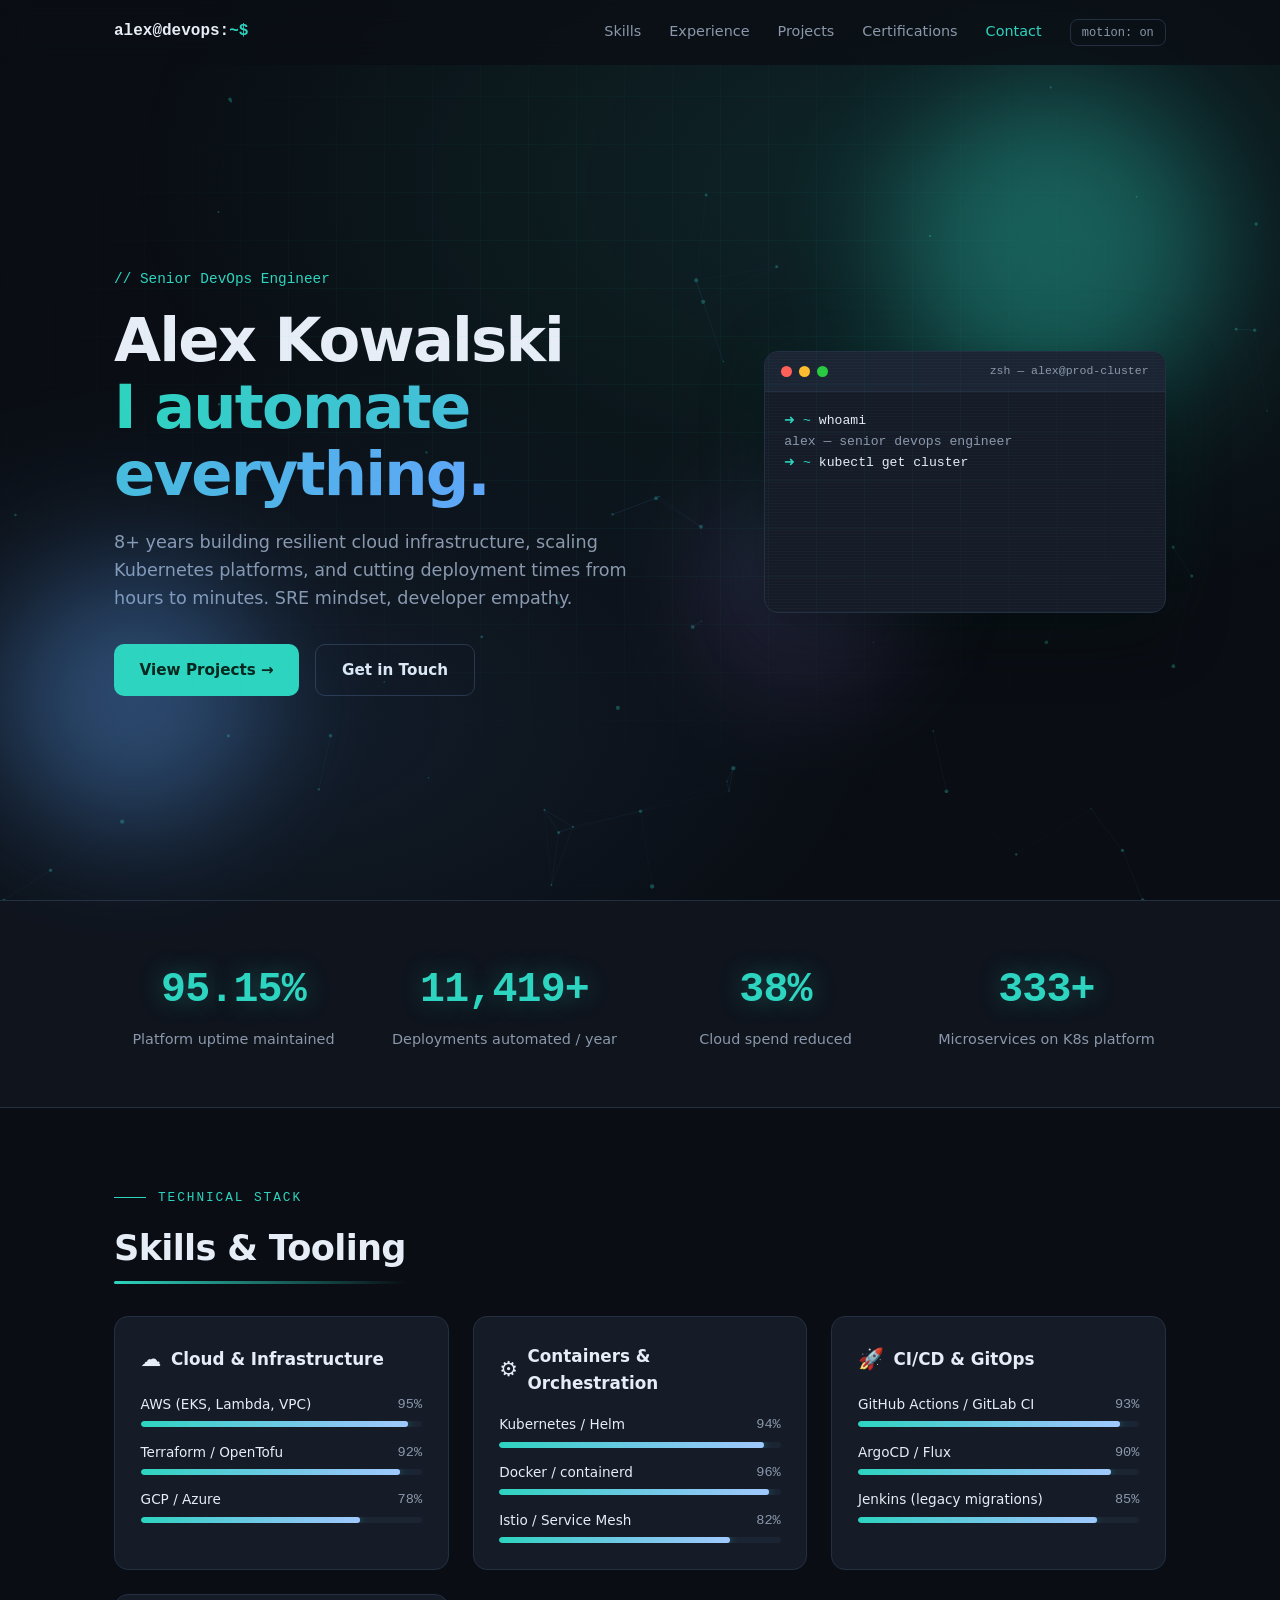
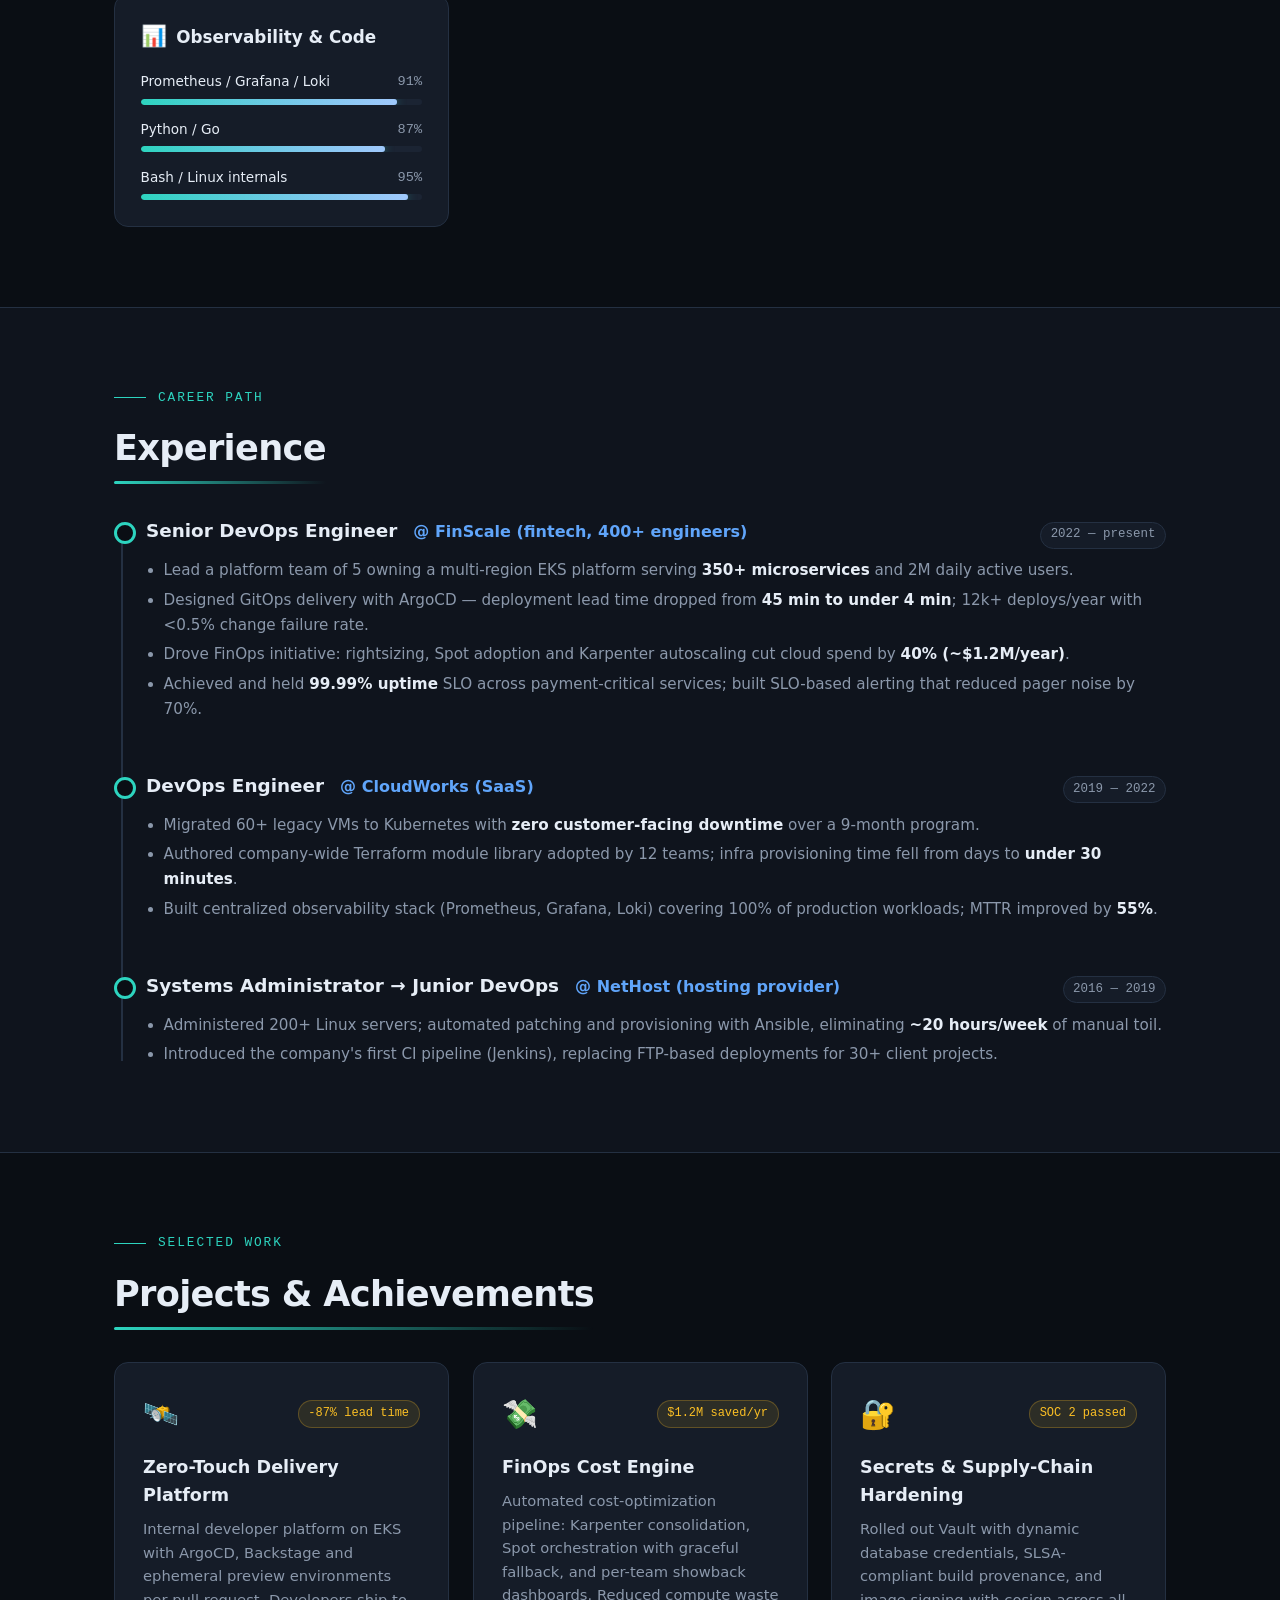
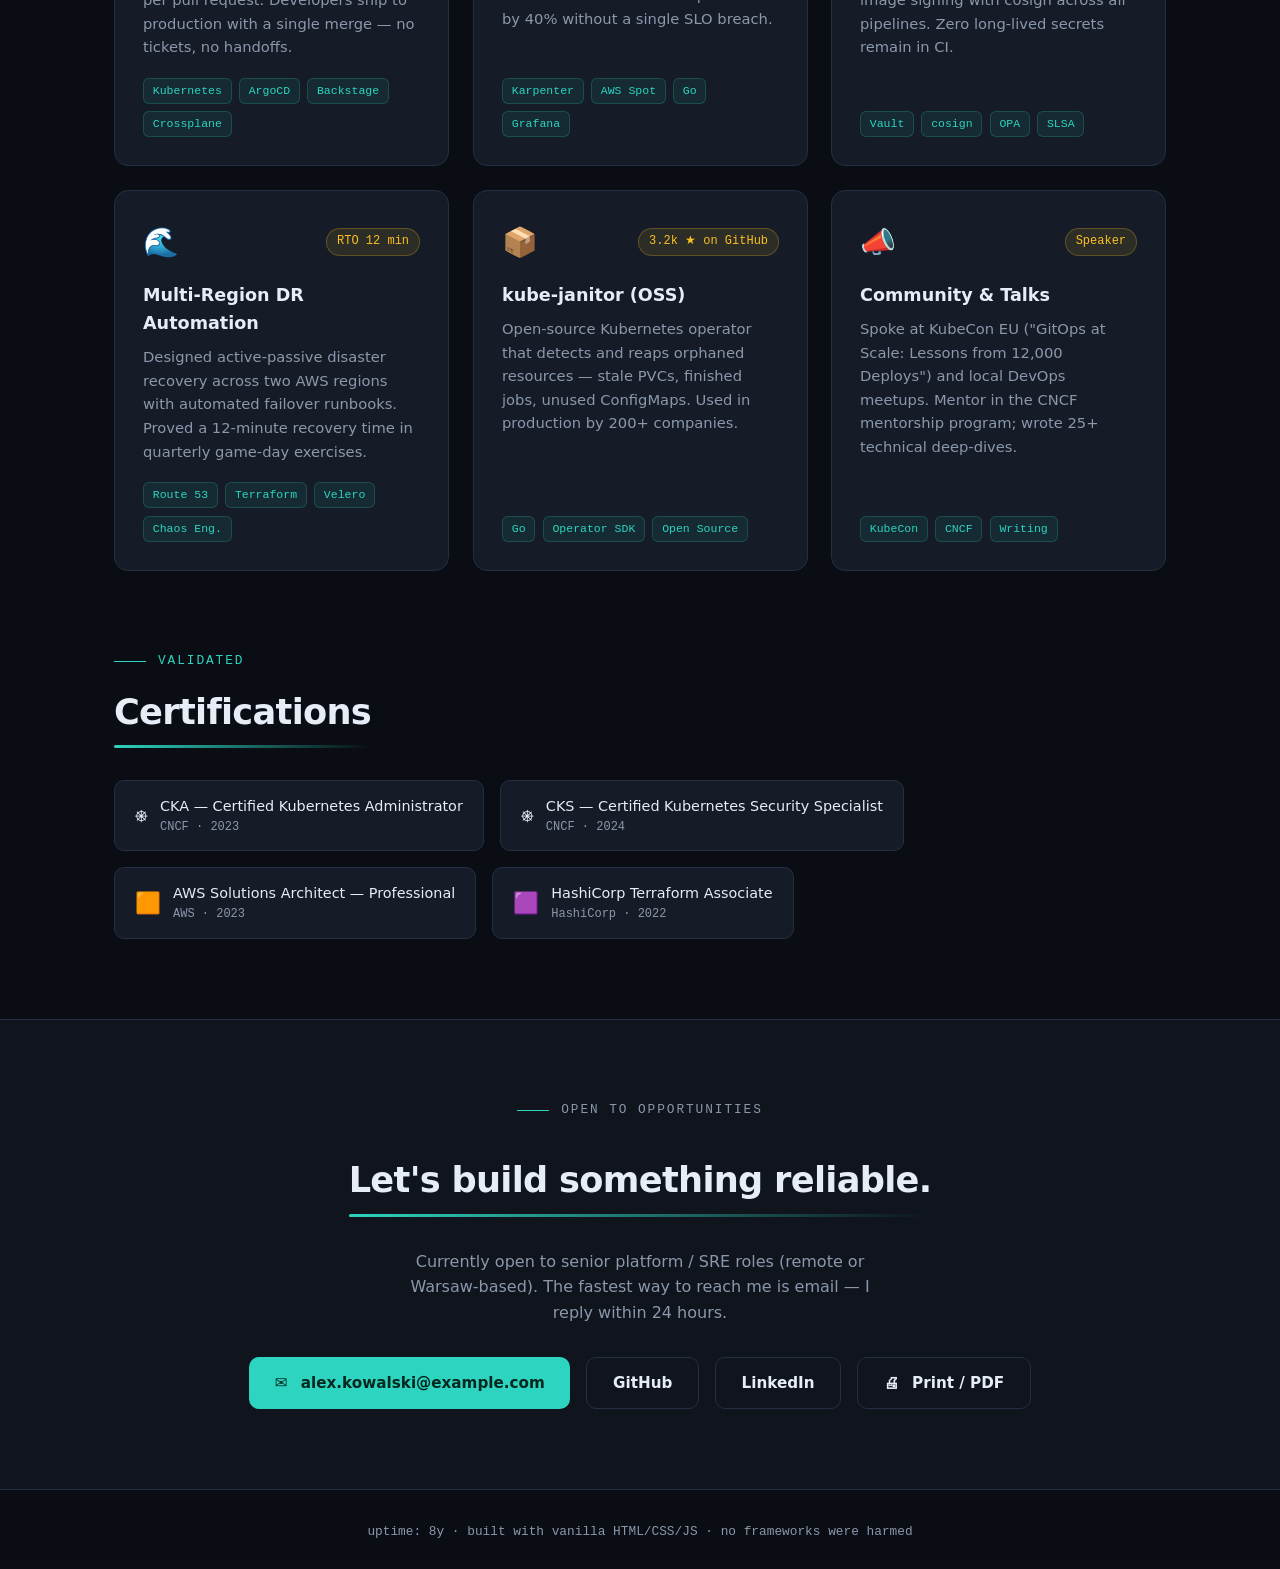
<file: devops-resume.html>
<!DOCTYPE html>
<html lang="en">

<head>
  <meta charset="UTF-8" />
  <meta name="viewport" content="width=device-width, initial-scale=1.0" />
  <meta name="description"
    content="Alex Kowalski — Senior DevOps Engineer. Cloud infrastructure, Kubernetes, CI/CD, SRE." />
  <meta name="theme-color" content="#0a0e14" />
  <title>Alex Kowalski — Senior DevOps Engineer</title>
  <style>
    /* ============ Design tokens ============ */
    :root {
      --bg: #0a0e14;
      --bg-alt: #0f141d;
      --surface: #151c28;
      --surface-2: #1b2433;
      --border: #243042;
      --text: #e6edf6;
      --text-dim: #8b98ab;
      --accent: #2dd4bf;
      --accent-2: #60a5fa;
      --accent-3: #a78bfa;
      --warn: #fbbf24;
      --radius: 14px;
      --font-mono: "JetBrains Mono", "Fira Code", Consolas, monospace;
      --font-sans: "Inter", "Segoe UI", system-ui, -apple-system, sans-serif;
    }

    * {
      margin: 0;
      padding: 0;
      box-sizing: border-box;
    }

    html {
      scroll-behavior: smooth;
    }

    body {
      background: var(--bg);
      color: var(--text);
      font-family: var(--font-sans);
      line-height: 1.6;
      -webkit-font-smoothing: antialiased;
      overflow-x: hidden;
    }

    ::selection {
      background: var(--accent);
      color: #06281f;
    }

    /* ============ Particle canvas + scroll progress ============ */
    #particles {
      position: fixed;
      inset: 0;
      z-index: 0;
      pointer-events: none;
      opacity: .55;
    }

    main,
    nav,
    footer {
      position: relative;
      z-index: 1;
    }

    #scrollProgress {
      position: fixed;
      top: 0;
      left: 0;
      height: 3px;
      width: 0;
      background: linear-gradient(90deg, var(--accent), var(--accent-2), var(--accent-3));
      z-index: 60;
      box-shadow: 0 0 12px rgba(45, 212, 191, .6);
    }

    /* Accessible focus */
    a:focus-visible,
    button:focus-visible {
      outline: 2px solid var(--accent);
      outline-offset: 3px;
      border-radius: 4px;
    }

    /* Visually hidden but available to assistive tech */
    .sr-only {
      position: absolute;
      width: 1px;
      height: 1px;
      padding: 0;
      margin: -1px;
      overflow: hidden;
      clip: rect(0, 0, 0, 0);
      white-space: nowrap;
      border: 0;
    }

    .skip-link {
      position: absolute;
      left: -999px;
      top: 0;
      background: var(--accent);
      color: #06281f;
      padding: .6rem 1rem;
      z-index: 100;
      font-weight: 600;
    }

    .skip-link:focus {
      left: 0;
    }

    /* ============ Layout helpers ============ */
    .container {
      max-width: 1100px;
      margin: 0 auto;
      padding: 0 1.5rem;
    }

    section {
      padding: 5rem 0;
    }

    .section-label {
      font-family: var(--font-mono);
      font-size: .8rem;
      color: var(--accent);
      letter-spacing: .15em;
      text-transform: uppercase;
      display: flex;
      align-items: center;
      gap: .75rem;
      margin-bottom: .75rem;
    }

    .section-label::before {
      content: "";
      width: 2rem;
      height: 1px;
      background: var(--accent);
    }

    h2 {
      font-size: clamp(1.6rem, 3.5vw, 2.2rem);
      margin-bottom: 2.5rem;
      letter-spacing: -.02em;
    }

    /* ============ Nav ============ */
    nav {
      position: fixed;
      top: 0;
      left: 0;
      right: 0;
      z-index: 50;
      backdrop-filter: blur(12px);
      background: rgba(10, 14, 20, .8);
      border-bottom: 1px solid transparent;
      transition: border-color .3s;
    }

    nav.scrolled {
      border-bottom-color: var(--border);
    }

    .nav-inner {
      display: flex;
      align-items: center;
      justify-content: space-between;
      height: 64px;
    }

    .logo {
      font-family: var(--font-mono);
      font-weight: 700;
      color: var(--text);
      text-decoration: none;
      font-size: 1rem;
    }

    .logo span {
      color: var(--accent);
    }

    .nav-links {
      display: flex;
      gap: 1.75rem;
      list-style: none;
    }

    .nav-links a {
      color: var(--text-dim);
      text-decoration: none;
      font-size: .9rem;
      transition: color .2s;
    }

    .nav-links a:hover,
    .nav-links a.active {
      color: var(--accent);
    }

    .nav-toggle {
      display: none;
      background: none;
      border: none;
      color: var(--text);
      font-size: 1.5rem;
      cursor: pointer;
    }

    /* ============ Hero ============ */
    .hero {
      min-height: 100vh;
      display: flex;
      align-items: center;
      position: relative;
      padding-top: 64px;
    }

    .hero::before {
      content: "";
      position: absolute;
      inset: 0;
      background:
        radial-gradient(ellipse 60% 50% at 70% 20%, rgba(45, 212, 191, .12), transparent),
        radial-gradient(ellipse 50% 40% at 20% 80%, rgba(96, 165, 250, .1), transparent);
      pointer-events: none;
    }

    .hero::after {
      content: "";
      position: absolute;
      inset: 0;
      background-image:
        linear-gradient(rgba(45, 212, 191, .04) 1px, transparent 1px),
        linear-gradient(90deg, rgba(45, 212, 191, .04) 1px, transparent 1px);
      background-size: 48px 48px;
      mask-image: radial-gradient(ellipse 70% 70% at 50% 40%, #000 30%, transparent 75%);
      -webkit-mask-image: radial-gradient(ellipse 70% 70% at 50% 40%, #000 30%, transparent 75%);
      animation: grid-drift 18s linear infinite;
      pointer-events: none;
    }

    @keyframes grid-drift {
      from {
        background-position: 0 0, 0 0;
      }

      to {
        background-position: 48px 48px, 48px 48px;
      }
    }

    /* Floating glow orbs */
    .orb {
      position: absolute;
      border-radius: 50%;
      filter: blur(60px);
      opacity: .35;
      pointer-events: none;
      animation: orb-float 14s ease-in-out infinite alternate;
    }

    .orb-1 {
      width: 320px;
      height: 320px;
      background: var(--accent);
      top: 10%;
      right: 5%;
      animation-delay: 0s;
    }

    .orb-2 {
      width: 260px;
      height: 260px;
      background: var(--accent-2);
      bottom: 8%;
      left: 0%;
      animation-delay: -5s;
    }

    .orb-3 {
      width: 180px;
      height: 180px;
      background: var(--accent-3);
      top: 55%;
      right: 30%;
      animation-delay: -9s;
      opacity: .22;
    }

    @keyframes orb-float {
      0% {
        transform: translate(0, 0) scale(1);
      }

      50% {
        transform: translate(-40px, 30px) scale(1.15);
      }

      100% {
        transform: translate(30px, -40px) scale(.92);
      }
    }

    .hero-grid {
      display: grid;
      grid-template-columns: 1.2fr .8fr;
      gap: 3rem;
      align-items: center;
      width: 100%;
    }

    .hero-tag {
      font-family: var(--font-mono);
      color: var(--accent);
      font-size: .9rem;
      margin-bottom: 1rem;
    }

    .hero h1 {
      font-size: clamp(2.4rem, 6vw, 3.8rem);
      line-height: 1.1;
      letter-spacing: -.03em;
      margin-bottom: 1.25rem;
    }

    .hero h1 .gradient {
      background: linear-gradient(90deg, var(--accent), var(--accent-2), var(--accent-3), var(--accent));
      background-size: 300% 100%;
      -webkit-background-clip: text;
      background-clip: text;
      color: transparent;
      animation: shimmer 6s linear infinite;
    }

    @keyframes shimmer {
      to {
        background-position: 300% 0;
      }
    }

    /* Glitch on hover for the name */
    .glitch {
      position: relative;
      display: inline-block;
    }

    .glitch::before,
    .glitch::after {
      content: attr(data-text);
      position: absolute;
      inset: 0;
      opacity: 0;
      pointer-events: none;
    }

    .glitch:hover::before {
      opacity: .8;
      color: var(--accent);
      animation: glitch-shift .35s steps(2) infinite;
    }

    .glitch:hover::after {
      opacity: .8;
      color: var(--accent-3);
      animation: glitch-shift .35s steps(2) infinite reverse;
    }

    @keyframes glitch-shift {
      0% {
        transform: translate(2px, -2px);
        clip-path: inset(0 0 60% 0);
      }

      50% {
        transform: translate(-2px, 2px);
        clip-path: inset(55% 0 0 0);
      }

      100% {
        transform: translate(2px, 1px);
        clip-path: inset(30% 0 30% 0);
      }
    }

    .hero p.lead {
      color: var(--text-dim);
      font-size: 1.1rem;
      max-width: 520px;
      margin-bottom: 2rem;
    }

    .hero-cta {
      display: flex;
      gap: 1rem;
      flex-wrap: wrap;
    }

    .btn {
      display: inline-flex;
      align-items: center;
      gap: .5rem;
      padding: .8rem 1.6rem;
      border-radius: 10px;
      font-weight: 600;
      font-size: .95rem;
      text-decoration: none;
      transition: transform .2s, box-shadow .2s, background .2s;
      cursor: pointer;
      border: none;
      font-family: var(--font-sans);
    }

    .btn-primary {
      background: var(--accent);
      color: #06281f;
    }

    .btn-primary {
      position: relative;
      overflow: hidden;
    }

    .btn-primary::after {
      content: "";
      position: absolute;
      top: 0;
      left: -80%;
      width: 50%;
      height: 100%;
      background: linear-gradient(105deg, transparent, rgba(255, 255, 255, .45), transparent);
      transform: skewX(-20deg);
      animation: btn-sheen 3.5s ease-in-out infinite;
    }

    @keyframes btn-sheen {

      0%,
      60% {
        left: -80%;
      }

      100% {
        left: 130%;
      }
    }

    .btn-primary:hover {
      transform: translateY(-2px);
      box-shadow: 0 8px 30px rgba(45, 212, 191, .45), 0 0 60px rgba(45, 212, 191, .15);
    }

    .btn-ghost {
      background: transparent;
      color: var(--text);
      border: 1px solid var(--border);
    }

    .btn-ghost:hover {
      border-color: var(--accent);
      color: var(--accent);
    }

    /* Terminal card */
    .terminal {
      background: var(--surface);
      border: 1px solid var(--border);
      border-radius: var(--radius);
      overflow: hidden;
      box-shadow: 0 24px 60px rgba(0, 0, 0, .45), 0 0 80px rgba(45, 212, 191, .08);
      font-family: var(--font-mono);
      font-size: .82rem;
      position: relative;
      transform-style: preserve-3d;
      will-change: transform;
      animation: term-bob 7s ease-in-out infinite;
    }

    @keyframes term-bob {

      0%,
      100% {
        translate: 0 0;
      }

      50% {
        translate: 0 -10px;
      }
    }

    .terminal::after {
      content: "";
      position: absolute;
      inset: 0;
      background: repeating-linear-gradient(0deg, rgba(255, 255, 255, .02) 0 1px, transparent 1px 3px);
      pointer-events: none;
    }

    .terminal-bar {
      display: flex;
      align-items: center;
      gap: .45rem;
      background: var(--surface-2);
      padding: .65rem 1rem;
      border-bottom: 1px solid var(--border);
    }

    .terminal-bar .dot {
      width: 11px;
      height: 11px;
      border-radius: 50%;
    }

    .dot-r {
      background: #ff5f57;
    }

    .dot-y {
      background: #febc2e;
    }

    .dot-g {
      background: #28c840;
    }

    .terminal-bar .title {
      margin-left: auto;
      color: var(--text-dim);
      font-size: .72rem;
    }

    .terminal-body {
      padding: 1.1rem 1.2rem;
      min-height: 220px;
    }

    .terminal-body .line {
      white-space: pre-wrap;
      word-break: break-word;
    }

    .t-prompt {
      color: var(--accent);
    }

    .t-cmd {
      color: var(--text);
    }

    .t-out {
      color: var(--text-dim);
    }

    .t-ok {
      color: #34d399;
    }

    .cursor {
      display: inline-block;
      width: 8px;
      height: 1.05em;
      background: var(--accent);
      vertical-align: text-bottom;
      animation: blink 1s steps(1) infinite;
    }

    @keyframes blink {
      50% {
        opacity: 0;
      }
    }

    /* ============ Stats ============ */
    .stats {
      background: var(--bg-alt);
      border-block: 1px solid var(--border);
      padding: 3.5rem 0;
    }

    .stats-grid {
      display: grid;
      grid-template-columns: repeat(4, 1fr);
      gap: 2rem;
      text-align: center;
    }

    .stat-value {
      font-family: var(--font-mono);
      font-size: clamp(1.8rem, 4vw, 2.6rem);
      font-weight: 700;
      color: var(--accent);
      letter-spacing: -.02em;
      text-shadow: 0 0 24px rgba(45, 212, 191, .35);
    }

    .stats-grid>.reveal {
      transition-delay: calc(var(--i, 0) * 120ms);
    }

    .stat-label {
      color: var(--text-dim);
      font-size: .9rem;
      margin-top: .25rem;
    }

    /* ============ Skills ============ */
    .skills-grid {
      display: grid;
      grid-template-columns: repeat(auto-fit, minmax(300px, 1fr));
      gap: 1.5rem;
    }

    .skill-card {
      background: var(--surface);
      border: 1px solid var(--border);
      border-radius: var(--radius);
      padding: 1.6rem;
      transition: transform .25s, border-color .25s;
    }

    .skill-card:hover {
      transform: translateY(-4px);
      border-color: var(--accent);
    }

    /* Mouse-tracking spotlight on cards */
    .spotlight {
      position: relative;
      overflow: hidden;
    }

    .spotlight::before {
      content: "";
      position: absolute;
      inset: 0;
      background: radial-gradient(400px circle at var(--mx, 50%) var(--my, 50%), rgba(45, 212, 191, .1), transparent 60%);
      opacity: 0;
      transition: opacity .35s;
      pointer-events: none;
    }

    .spotlight:hover::before {
      opacity: 1;
    }

    .skill-card h3 {
      font-size: 1.05rem;
      margin-bottom: 1.1rem;
      display: flex;
      align-items: center;
      gap: .6rem;
    }

    .skill-card h3 .icon {
      font-size: 1.3rem;
    }

    .skill-row {
      margin-bottom: .9rem;
    }

    .skill-row:last-child {
      margin-bottom: 0;
    }

    .skill-row .meta {
      display: flex;
      justify-content: space-between;
      font-size: .85rem;
      margin-bottom: .35rem;
    }

    .skill-row .meta .pct {
      font-family: var(--font-mono);
      color: var(--text-dim);
    }

    .bar {
      height: 6px;
      background: var(--surface-2);
      border-radius: 99px;
      overflow: hidden;
    }

    .bar .fill {
      height: 100%;
      width: 0;
      border-radius: 99px;
      background: linear-gradient(90deg, var(--accent), var(--accent-2));
      transition: width 1.2s cubic-bezier(.22, 1, .36, 1);
      position: relative;
      box-shadow: 0 0 10px rgba(45, 212, 191, .5);
    }

    .bar .fill::after {
      content: "";
      position: absolute;
      inset: 0;
      background: linear-gradient(90deg, transparent, rgba(255, 255, 255, .4), transparent);
      background-size: 200% 100%;
      animation: bar-glow 2.2s linear infinite;
      border-radius: 99px;
    }

    @keyframes bar-glow {
      from {
        background-position: 200% 0;
      }

      to {
        background-position: -200% 0;
      }
    }

    /* ============ Experience timeline ============ */
    .timeline {
      position: relative;
      padding-left: 2rem;
    }

    .timeline::before {
      content: "";
      position: absolute;
      left: 7px;
      top: 6px;
      bottom: 6px;
      width: 2px;
      background: var(--border);
    }

    .tl-item {
      position: relative;
      padding-bottom: 2.75rem;
    }

    .tl-item:last-child {
      padding-bottom: 0;
    }

    .tl-item::before {
      content: "";
      position: absolute;
      left: -2rem;
      top: 6px;
      width: 16px;
      height: 16px;
      border-radius: 50%;
      background: var(--bg);
      border: 3px solid var(--accent);
      box-shadow: 0 0 0 0 rgba(45, 212, 191, .5);
      animation: tl-pulse 2.6s ease-out infinite;
    }

    .tl-item:nth-child(2)::before {
      animation-delay: .8s;
    }

    .tl-item:nth-child(3)::before {
      animation-delay: 1.6s;
    }

    @keyframes tl-pulse {
      0% {
        box-shadow: 0 0 0 0 rgba(45, 212, 191, .45);
      }

      70% {
        box-shadow: 0 0 0 12px rgba(45, 212, 191, 0);
      }

      100% {
        box-shadow: 0 0 0 0 rgba(45, 212, 191, 0);
      }
    }

    .tl-head {
      display: flex;
      flex-wrap: wrap;
      gap: .5rem 1rem;
      align-items: baseline;
      margin-bottom: .3rem;
    }

    .tl-head h3 {
      font-size: 1.15rem;
    }

    .tl-company {
      color: var(--accent-2);
      font-weight: 600;
    }

    .tl-date {
      font-family: var(--font-mono);
      font-size: .78rem;
      color: var(--text-dim);
      background: var(--surface);
      border: 1px solid var(--border);
      padding: .15rem .6rem;
      border-radius: 99px;
      margin-left: auto;
    }

    .tl-item ul {
      margin: .6rem 0 0 1.1rem;
      color: var(--text-dim);
      font-size: .95rem;
    }

    .tl-item li {
      margin-bottom: .35rem;
    }

    .tl-item li strong {
      color: var(--text);
    }

    /* ============ Projects ============ */
    .projects-grid {
      display: grid;
      grid-template-columns: repeat(auto-fit, minmax(320px, 1fr));
      gap: 1.5rem;
    }

    .project-card {
      background: var(--surface);
      border: 1px solid var(--border);
      border-radius: var(--radius);
      padding: 1.75rem;
      display: flex;
      flex-direction: column;
      transition: transform .25s, border-color .25s, box-shadow .25s;
    }

    .project-card {
      transform-style: preserve-3d;
      will-change: transform;
    }

    .project-card:hover {
      border-color: var(--accent-2);
      box-shadow: 0 16px 40px rgba(0, 0, 0, .35), 0 0 40px rgba(96, 165, 250, .12);
    }

    .project-card .head .icon {
      transition: transform .35s cubic-bezier(.34, 1.56, .64, 1);
      display: inline-block;
    }

    .project-card:hover .head .icon {
      transform: scale(1.25) rotate(-8deg);
    }

    .projects-grid>.reveal {
      transition-delay: calc(var(--i, 0) * 90ms);
    }

    .skills-grid>.reveal {
      transition-delay: calc(var(--i, 0) * 110ms);
    }

    .certs>.reveal {
      transition-delay: calc(var(--i, 0) * 100ms);
    }

    .project-card .head {
      display: flex;
      align-items: center;
      justify-content: space-between;
      margin-bottom: 1rem;
    }

    .project-card .head .icon {
      font-size: 1.8rem;
    }

    .project-card .impact {
      font-family: var(--font-mono);
      font-size: .75rem;
      color: var(--warn);
      background: rgba(251, 191, 36, .1);
      border: 1px solid rgba(251, 191, 36, .25);
      padding: .2rem .6rem;
      border-radius: 99px;
    }

    .project-card h3 {
      font-size: 1.1rem;
      margin-bottom: .5rem;
    }

    .project-card p {
      color: var(--text-dim);
      font-size: .92rem;
      flex: 1;
    }

    .tags {
      display: flex;
      flex-wrap: wrap;
      gap: .45rem;
      margin-top: 1.2rem;
    }

    .tag {
      font-family: var(--font-mono);
      font-size: .72rem;
      color: var(--accent);
      background: rgba(45, 212, 191, .08);
      border: 1px solid rgba(45, 212, 191, .2);
      padding: .18rem .55rem;
      border-radius: 6px;
    }

    /* ============ Certifications ============ */
    .certs {
      display: flex;
      flex-wrap: wrap;
      gap: 1rem;
    }

    .cert {
      display: flex;
      align-items: center;
      gap: .75rem;
      background: var(--surface);
      border: 1px solid var(--border);
      border-radius: 10px;
      padding: .85rem 1.25rem;
      font-size: .9rem;
      transition: border-color .25s;
    }

    .cert:hover {
      border-color: var(--accent-3);
    }

    .cert .badge {
      font-size: 1.3rem;
    }

    .cert .sub {
      display: block;
      color: var(--text-dim);
      font-size: .75rem;
      font-family: var(--font-mono);
    }

    /* ============ Contact / Footer ============ */
    .contact {
      text-align: center;
      background: var(--bg-alt);
      border-top: 1px solid var(--border);
    }

    .contact p {
      color: var(--text-dim);
      max-width: 480px;
      margin: 0 auto 2rem;
    }

    .contact-links {
      display: flex;
      justify-content: center;
      gap: 1rem;
      flex-wrap: wrap;
    }

    footer {
      text-align: center;
      padding: 2rem 1rem;
      color: var(--text-dim);
      font-size: .8rem;
      font-family: var(--font-mono);
      border-top: 1px solid var(--border);
    }

    /* ============ Reveal animation ============ */
    .reveal {
      opacity: 0;
      transform: translateY(32px) scale(.97);
      transition: opacity .8s cubic-bezier(.22, 1, .36, 1), transform .8s cubic-bezier(.22, 1, .36, 1);
    }

    .reveal.visible {
      opacity: 1;
      transform: none;
    }

    /* Section heading underline sweep */
    h2 {
      position: relative;
      display: inline-block;
    }

    h2::after {
      content: "";
      position: absolute;
      left: 0;
      bottom: -8px;
      height: 3px;
      width: 100%;
      background: linear-gradient(90deg, var(--accent), transparent);
      border-radius: 2px;
      transform: scaleX(0);
      transform-origin: left;
      transition: transform 1s cubic-bezier(.22, 1, .36, 1) .2s;
    }

    .visible-heading h2::after,
    h2.visible::after {
      transform: scaleX(1);
    }

    @media (prefers-reduced-motion: reduce) {
      html {
        scroll-behavior: auto;
      }

      *,
      *::before,
      *::after {
        animation: none !important;
        transition: none !important;
      }

      .reveal {
        opacity: 1;
        transform: none;
      }

      h2::after {
        transform: scaleX(1);
      }

      #particles {
        display: none;
      }
    }

    /* User-controlled motion off (WCAG 2.2.2 pause/stop/hide) */
    body.no-motion *,
    body.no-motion *::before,
    body.no-motion *::after {
      animation: none !important;
      transition: none !important;
    }

    body.no-motion .reveal {
      opacity: 1;
      transform: none;
    }

    body.no-motion h2::after {
      transform: scaleX(1);
    }

    body.no-motion #particles {
      display: none;
    }

    .motion-toggle {
      background: none;
      border: 1px solid var(--border);
      color: var(--text-dim);
      border-radius: 8px;
      padding: .35rem .7rem;
      font-family: var(--font-mono);
      font-size: .75rem;
      cursor: pointer;
      transition: color .2s, border-color .2s;
    }

    .motion-toggle:hover,
    .motion-toggle[aria-pressed="true"] {
      color: var(--accent);
      border-color: var(--accent);
    }

    /* High-contrast / forced-colors mode */
    @media (forced-colors: active) {

      .bar .fill,
      #scrollProgress {
        background: CanvasText;
      }

      .orb,
      #particles {
        display: none;
      }
    }

    /* Certifications as semantic list */
    ul.certs {
      list-style: none;
      margin: 0;
      padding: 0;
    }

    /* ============ Responsive ============ */
    @media (max-width: 860px) {
      .hero-grid {
        grid-template-columns: 1fr;
      }

      .stats-grid {
        grid-template-columns: repeat(2, 1fr);
      }

      .nav-links {
        position: absolute;
        top: 64px;
        left: 0;
        right: 0;
        flex-direction: column;
        background: var(--bg-alt);
        border-bottom: 1px solid var(--border);
        padding: 1rem 1.5rem;
        display: none;
      }

      .nav-links.open {
        display: flex;
      }

      .nav-toggle {
        display: block;
      }

      .tl-date {
        margin-left: 0;
      }
    }

    /* ============ Print ============ */
    @media print {

      nav,
      .hero-cta,
      .terminal,
      .contact,
      footer,
      #particles,
      #scrollProgress,
      .orb {
        display: none;
      }

      body {
        background: #fff;
        color: #111;
      }

      section {
        padding: 1.5rem 0;
      }

      .skill-card,
      .project-card,
      .cert {
        border-color: #ccc;
        background: #fff;
        box-shadow: none;
      }

      .stat-value,
      .section-label {
        color: #0b7c6e;
      }

      .hero {
        min-height: auto;
      }
    }
  </style>
</head>

<body>

  <a href="#main" class="skip-link">Skip to content</a>

  <canvas id="particles" aria-hidden="true"></canvas>
  <div id="scrollProgress" aria-hidden="true"></div>

  <nav id="nav" aria-label="Main navigation">
    <div class="container nav-inner">
      <a href="#" class="logo">alex@devops:<span>~$</span></a>
      <button class="nav-toggle" id="navToggle" aria-label="Toggle navigation menu" aria-expanded="false"
        aria-controls="navLinks">☰</button>
      <ul class="nav-links" id="navLinks">
        <li><a href="#skills">Skills</a></li>
        <li><a href="#experience">Experience</a></li>
        <li><a href="#projects">Projects</a></li>
        <li><a href="#certs">Certifications</a></li>
        <li><a href="#contact">Contact</a></li>
        <li><button class="motion-toggle" id="motionToggle" type="button" aria-pressed="false">motion: on</button></li>
      </ul>
    </div>
  </nav>

  <main id="main">

    <!-- ============ HERO ============ -->
    <header class="hero">
      <div class="orb orb-1" aria-hidden="true"></div>
      <div class="orb orb-2" aria-hidden="true"></div>
      <div class="orb orb-3" aria-hidden="true"></div>
      <div class="container hero-grid">
        <div>
          <p class="hero-tag">// Senior DevOps Engineer</p>
          <h1><span class="glitch" data-text="Alex Kowalski">Alex Kowalski</span><br /><span class="gradient">I automate
              everything.</span></h1>
          <p class="lead">
            8+ years building resilient cloud infrastructure, scaling Kubernetes platforms,
            and cutting deployment times from hours to minutes. SRE mindset, developer empathy.
          </p>
          <div class="hero-cta">
            <a href="#projects" class="btn btn-primary">View Projects →</a>
            <a href="#contact" class="btn btn-ghost">Get in Touch</a>
          </div>
        </div>
        <div class="terminal" aria-hidden="true">
          <div class="terminal-bar">
            <span class="dot dot-r"></span><span class="dot dot-y"></span><span class="dot dot-g"></span>
            <span class="title">zsh — alex@prod-cluster</span>
          </div>
          <div class="terminal-body" id="termBody"></div>
        </div>
      </div>
    </header>

    <!-- ============ STATS ============ -->
    <section class="stats" aria-label="Career statistics">
      <div class="container stats-grid">
        <div class="reveal">
          <span class="sr-only">99.99%</span>
          <div class="stat-value" aria-hidden="true" data-count="99.99" data-decimals="2" data-suffix="%">0</div>
          <div class="stat-label">Platform uptime maintained</div>
        </div>
        <div class="reveal">
          <span class="sr-only">12,000+</span>
          <div class="stat-value" aria-hidden="true" data-count="12000" data-suffix="+">0</div>
          <div class="stat-label">Deployments automated / year</div>
        </div>
        <div class="reveal">
          <span class="sr-only">40%</span>
          <div class="stat-value" aria-hidden="true" data-count="40" data-suffix="%">0</div>
          <div class="stat-label">Cloud spend reduced</div>
        </div>
        <div class="reveal">
          <span class="sr-only">350+</span>
          <div class="stat-value" aria-hidden="true" data-count="350" data-suffix="+">0</div>
          <div class="stat-label">Microservices on K8s platform</div>
        </div>
      </div>
    </section>

    <!-- ============ SKILLS ============ -->
    <section id="skills">
      <div class="container">
        <p class="section-label">Technical Stack</p>
        <h2>Skills &amp; Tooling</h2>
        <div class="skills-grid">
          <div class="skill-card spotlight reveal">
            <h3><span class="icon" aria-hidden="true">☁️</span> Cloud &amp; Infrastructure</h3>
            <div class="skill-row">
              <div class="meta"><span>AWS (EKS, Lambda, VPC)</span><span class="pct">95%</span></div>
              <div class="bar" aria-hidden="true">
                <div class="fill" data-width="95"></div>
              </div>
            </div>
            <div class="skill-row">
              <div class="meta"><span>Terraform / OpenTofu</span><span class="pct">92%</span></div>
              <div class="bar" aria-hidden="true">
                <div class="fill" data-width="92"></div>
              </div>
            </div>
            <div class="skill-row">
              <div class="meta"><span>GCP / Azure</span><span class="pct">78%</span></div>
              <div class="bar" aria-hidden="true">
                <div class="fill" data-width="78"></div>
              </div>
            </div>
          </div>
          <div class="skill-card spotlight reveal">
            <h3><span class="icon" aria-hidden="true">⚙️</span> Containers &amp; Orchestration</h3>
            <div class="skill-row">
              <div class="meta"><span>Kubernetes / Helm</span><span class="pct">94%</span></div>
              <div class="bar" aria-hidden="true">
                <div class="fill" data-width="94"></div>
              </div>
            </div>
            <div class="skill-row">
              <div class="meta"><span>Docker / containerd</span><span class="pct">96%</span></div>
              <div class="bar" aria-hidden="true">
                <div class="fill" data-width="96"></div>
              </div>
            </div>
            <div class="skill-row">
              <div class="meta"><span>Istio / Service Mesh</span><span class="pct">82%</span></div>
              <div class="bar" aria-hidden="true">
                <div class="fill" data-width="82"></div>
              </div>
            </div>
          </div>
          <div class="skill-card spotlight reveal">
            <h3><span class="icon" aria-hidden="true">🚀</span> CI/CD &amp; GitOps</h3>
            <div class="skill-row">
              <div class="meta"><span>GitHub Actions / GitLab CI</span><span class="pct">93%</span></div>
              <div class="bar" aria-hidden="true">
                <div class="fill" data-width="93"></div>
              </div>
            </div>
            <div class="skill-row">
              <div class="meta"><span>ArgoCD / Flux</span><span class="pct">90%</span></div>
              <div class="bar" aria-hidden="true">
                <div class="fill" data-width="90"></div>
              </div>
            </div>
            <div class="skill-row">
              <div class="meta"><span>Jenkins (legacy migrations)</span><span class="pct">85%</span></div>
              <div class="bar" aria-hidden="true">
                <div class="fill" data-width="85"></div>
              </div>
            </div>
          </div>
          <div class="skill-card spotlight reveal">
            <h3><span class="icon" aria-hidden="true">📊</span> Observability &amp; Code</h3>
            <div class="skill-row">
              <div class="meta"><span>Prometheus / Grafana / Loki</span><span class="pct">91%</span></div>
              <div class="bar" aria-hidden="true">
                <div class="fill" data-width="91"></div>
              </div>
            </div>
            <div class="skill-row">
              <div class="meta"><span>Python / Go</span><span class="pct">87%</span></div>
              <div class="bar" aria-hidden="true">
                <div class="fill" data-width="87"></div>
              </div>
            </div>
            <div class="skill-row">
              <div class="meta"><span>Bash / Linux internals</span><span class="pct">95%</span></div>
              <div class="bar" aria-hidden="true">
                <div class="fill" data-width="95"></div>
              </div>
            </div>
          </div>
        </div>
      </div>
    </section>

    <!-- ============ EXPERIENCE ============ -->
    <section id="experience" style="background: var(--bg-alt); border-block: 1px solid var(--border);">
      <div class="container">
        <p class="section-label">Career Path</p>
        <h2>Experience</h2>
        <div class="timeline">
          <div class="tl-item reveal">
            <div class="tl-head">
              <h3>Senior DevOps Engineer</h3>
              <span class="tl-company">@ FinScale (fintech, 400+ engineers)</span>
              <span class="tl-date">2022 — present</span>
            </div>
            <ul>
              <li>Lead a platform team of 5 owning a multi-region EKS platform serving <strong>350+
                  microservices</strong> and 2M daily active users.</li>
              <li>Designed GitOps delivery with ArgoCD — deployment lead time dropped from <strong>45 min to under 4
                  min</strong>; 12k+ deploys/year with &lt;0.5% change failure rate.</li>
              <li>Drove FinOps initiative: rightsizing, Spot adoption and Karpenter autoscaling cut cloud spend by
                <strong>40% (~$1.2M/year)</strong>.
              </li>
              <li>Achieved and held <strong>99.99% uptime</strong> SLO across payment-critical services; built SLO-based
                alerting that reduced pager noise by 70%.</li>
            </ul>
          </div>
          <div class="tl-item reveal">
            <div class="tl-head">
              <h3>DevOps Engineer</h3>
              <span class="tl-company">@ CloudWorks (SaaS)</span>
              <span class="tl-date">2019 — 2022</span>
            </div>
            <ul>
              <li>Migrated 60+ legacy VMs to Kubernetes with <strong>zero customer-facing downtime</strong> over a
                9-month program.</li>
              <li>Authored company-wide Terraform module library adopted by 12 teams; infra provisioning time fell from
                days to <strong>under 30 minutes</strong>.</li>
              <li>Built centralized observability stack (Prometheus, Grafana, Loki) covering 100% of production
                workloads; MTTR improved by <strong>55%</strong>.</li>
            </ul>
          </div>
          <div class="tl-item reveal">
            <div class="tl-head">
              <h3>Systems Administrator → Junior DevOps</h3>
              <span class="tl-company">@ NetHost (hosting provider)</span>
              <span class="tl-date">2016 — 2019</span>
            </div>
            <ul>
              <li>Administered 200+ Linux servers; automated patching and provisioning with Ansible, eliminating
                <strong>~20 hours/week</strong> of manual toil.
              </li>
              <li>Introduced the company's first CI pipeline (Jenkins), replacing FTP-based deployments for 30+ client
                projects.</li>
            </ul>
          </div>
        </div>
      </div>
    </section>

    <!-- ============ PROJECTS ============ -->
    <section id="projects">
      <div class="container">
        <p class="section-label">Selected Work</p>
        <h2>Projects &amp; Achievements</h2>
        <div class="projects-grid">
          <article class="project-card spotlight reveal">
            <div class="head"><span class="icon" aria-hidden="true">🛰️</span><span class="impact">-87% lead time</span>
            </div>
            <h3>Zero-Touch Delivery Platform</h3>
            <p>Internal developer platform on EKS with ArgoCD, Backstage and ephemeral preview environments per pull
              request. Developers ship to production with a single merge — no tickets, no handoffs.</p>
            <div class="tags">
              <span class="tag">Kubernetes</span><span class="tag">ArgoCD</span><span class="tag">Backstage</span><span
                class="tag">Crossplane</span>
            </div>
          </article>
          <article class="project-card spotlight reveal">
            <div class="head"><span class="icon" aria-hidden="true">💸</span><span class="impact">$1.2M saved/yr</span>
            </div>
            <h3>FinOps Cost Engine</h3>
            <p>Automated cost-optimization pipeline: Karpenter consolidation, Spot orchestration with graceful fallback,
              and per-team showback dashboards. Reduced compute waste by 40% without a single SLO breach.</p>
            <div class="tags">
              <span class="tag">Karpenter</span><span class="tag">AWS Spot</span><span class="tag">Go</span><span
                class="tag">Grafana</span>
            </div>
          </article>
          <article class="project-card spotlight reveal">
            <div class="head"><span class="icon" aria-hidden="true">🔐</span><span class="impact">SOC 2 passed</span>
            </div>
            <h3>Secrets &amp; Supply-Chain Hardening</h3>
            <p>Rolled out Vault with dynamic database credentials, SLSA-compliant build provenance, and image signing
              with cosign across all pipelines. Zero long-lived secrets remain in CI.</p>
            <div class="tags">
              <span class="tag">Vault</span><span class="tag">cosign</span><span class="tag">OPA</span><span
                class="tag">SLSA</span>
            </div>
          </article>
          <article class="project-card spotlight reveal">
            <div class="head"><span class="icon" aria-hidden="true">🌊</span><span class="impact">RTO 12 min</span>
            </div>
            <h3>Multi-Region DR Automation</h3>
            <p>Designed active-passive disaster recovery across two AWS regions with automated failover runbooks. Proved
              a 12-minute recovery time in quarterly game-day exercises.</p>
            <div class="tags">
              <span class="tag">Route 53</span><span class="tag">Terraform</span><span class="tag">Velero</span><span
                class="tag">Chaos Eng.</span>
            </div>
          </article>
          <article class="project-card spotlight reveal">
            <div class="head"><span class="icon" aria-hidden="true">📦</span><span class="impact">3.2k ★ on
                GitHub</span></div>
            <h3>kube-janitor (OSS)</h3>
            <p>Open-source Kubernetes operator that detects and reaps orphaned resources — stale PVCs, finished jobs,
              unused ConfigMaps. Used in production by 200+ companies.</p>
            <div class="tags">
              <span class="tag">Go</span><span class="tag">Operator SDK</span><span class="tag">Open Source</span>
            </div>
          </article>
          <article class="project-card spotlight reveal">
            <div class="head"><span class="icon" aria-hidden="true">📣</span><span class="impact">Speaker</span></div>
            <h3>Community &amp; Talks</h3>
            <p>Spoke at KubeCon EU ("GitOps at Scale: Lessons from 12,000 Deploys") and local DevOps meetups. Mentor in
              the CNCF mentorship program; wrote 25+ technical deep-dives.</p>
            <div class="tags">
              <span class="tag">KubeCon</span><span class="tag">CNCF</span><span class="tag">Writing</span>
            </div>
          </article>
        </div>
      </div>
    </section>

    <!-- ============ CERTIFICATIONS ============ -->
    <section id="certs" style="padding-top: 0;">
      <div class="container">
        <p class="section-label">Validated</p>
        <h2>Certifications</h2>
        <ul class="certs">
          <li class="cert reveal"><span class="badge" aria-hidden="true">⎈</span><span>CKA — Certified Kubernetes
              Administrator<span class="sub">CNCF · 2023</span></span></li>
          <li class="cert reveal"><span class="badge" aria-hidden="true">⎈</span><span>CKS — Certified Kubernetes
              Security Specialist<span class="sub">CNCF · 2024</span></span></li>
          <li class="cert reveal"><span class="badge" aria-hidden="true">🟧</span><span>AWS Solutions Architect —
              Professional<span class="sub">AWS · 2023</span></span></li>
          <li class="cert reveal"><span class="badge" aria-hidden="true">🟪</span><span>HashiCorp Terraform
              Associate<span class="sub">HashiCorp · 2022</span></span></li>
        </ul>
      </div>
    </section>

    <!-- ============ CONTACT ============ -->
    <section id="contact" class="contact">
      <div class="container">
        <p class="section-label" style="justify-content: center;">Open to Opportunities</p>
        <h2>Let's build something reliable.</h2>
        <p>Currently open to senior platform / SRE roles (remote or Warsaw-based). The fastest way to reach me is email
          — I reply within 24 hours.</p>
        <div class="contact-links">
          <a class="btn btn-primary" href="mailto:alex.kowalski@example.com"><span
              aria-hidden="true">✉</span>&nbsp;alex.kowalski@example.com</a>
          <a class="btn btn-ghost" href="https://github.com/" target="_blank" rel="noopener noreferrer">GitHub<span
              class="sr-only"> (opens in a new tab)</span></a>
          <a class="btn btn-ghost" href="https://www.linkedin.com/" target="_blank"
            rel="noopener noreferrer">LinkedIn<span class="sr-only"> (opens in a new tab)</span></a>
          <button class="btn btn-ghost" id="printBtn" type="button"><span aria-hidden="true">🖨</span>&nbsp;Print /
            PDF</button>
        </div>
      </div>
    </section>

  </main>

  <footer>
    <span>uptime: 8y · built with vanilla HTML/CSS/JS · no frameworks were harmed</span>
  </footer>

  <script>
    (function () {
      "use strict";

      var prefersReducedMotion = window.matchMedia("(prefers-reduced-motion: reduce)").matches;

      /* ---- Motion preference (WCAG 2.2.2 pause/stop/hide) ---- */
      var MOTION_KEY = "resume-motion-off";
      try {
        if (localStorage.getItem(MOTION_KEY) === "1") document.body.classList.add("no-motion");
      } catch (err) { /* storage unavailable */ }
      function motionOff() {
        return prefersReducedMotion || document.body.classList.contains("no-motion");
      }
      var startParticles = function () { };

      /* ---- Nav: scrolled state + mobile toggle + active link ---- */
      var nav = document.getElementById("nav");
      var navToggle = document.getElementById("navToggle");
      var navLinks = document.getElementById("navLinks");

      window.addEventListener("scroll", function () {
        nav.classList.toggle("scrolled", window.scrollY > 10);
      }, { passive: true });

      navToggle.addEventListener("click", function () {
        var open = navLinks.classList.toggle("open");
        navToggle.setAttribute("aria-expanded", open ? "true" : "false");
      });
      navLinks.addEventListener("click", function (e) {
        if (e.target.tagName === "A") {
          navLinks.classList.remove("open");
          navToggle.setAttribute("aria-expanded", "false");
        }
      });
      document.addEventListener("keydown", function (e) {
        if (e.key === "Escape" && navLinks.classList.contains("open")) {
          navLinks.classList.remove("open");
          navToggle.setAttribute("aria-expanded", "false");
          navToggle.focus();
        }
      });

      /* ---- Motion toggle button ---- */
      var motionToggle = document.getElementById("motionToggle");
      function syncMotionUI() {
        var off = document.body.classList.contains("no-motion");
        motionToggle.setAttribute("aria-pressed", off ? "true" : "false");
        motionToggle.textContent = off ? "motion: off" : "motion: on";
      }
      motionToggle.addEventListener("click", function () {
        var off = document.body.classList.toggle("no-motion");
        try { localStorage.setItem(MOTION_KEY, off ? "1" : "0"); } catch (err) { /* ignore */ }
        syncMotionUI();
        if (!off) startParticles();
      });
      syncMotionUI();

      var sections = Array.prototype.slice.call(document.querySelectorAll("section[id], header.hero"));
      var linkMap = {};
      navLinks.querySelectorAll("a[href^='#']").forEach(function (a) {
        linkMap[a.getAttribute("href").slice(1)] = a;
      });
      var spy = new IntersectionObserver(function (entries) {
        entries.forEach(function (entry) {
          var link = linkMap[entry.target.id];
          if (!link) return;
          if (entry.isIntersecting) {
            Object.keys(linkMap).forEach(function (k) {
              linkMap[k].classList.remove("active");
              linkMap[k].removeAttribute("aria-current");
            });
            link.classList.add("active");
            link.setAttribute("aria-current", "true");
          }
        });
      }, { rootMargin: "-40% 0px -55% 0px" });
      sections.forEach(function (s) { spy.observe(s); });

      /* ---- Reveal on scroll ---- */
      var revealObserver = new IntersectionObserver(function (entries, obs) {
        entries.forEach(function (entry) {
          if (entry.isIntersecting) {
            entry.target.classList.add("visible");
            obs.unobserve(entry.target);
          }
        });
      }, { threshold: 0.15 });
      document.querySelectorAll(".reveal").forEach(function (el) { revealObserver.observe(el); });

      /* ---- Animated counters ---- */
      function animateCount(el) {
        var target = parseFloat(el.dataset.count);
        var decimals = parseInt(el.dataset.decimals || "0", 10);
        var suffix = el.dataset.suffix || "";
        if (motionOff()) {
          el.textContent = target.toLocaleString("en-US", { minimumFractionDigits: decimals, maximumFractionDigits: decimals }) + suffix;
          return;
        }
        var duration = 1600;
        var start = null;
        function step(ts) {
          if (!start) start = ts;
          var progress = Math.min((ts - start) / duration, 1);
          var eased = 1 - Math.pow(1 - progress, 3);
          var value = target * eased;
          el.textContent = value.toLocaleString("en-US", { minimumFractionDigits: decimals, maximumFractionDigits: decimals }) + suffix;
          if (progress < 1) requestAnimationFrame(step);
        }
        requestAnimationFrame(step);
      }
      var countObserver = new IntersectionObserver(function (entries, obs) {
        entries.forEach(function (entry) {
          if (entry.isIntersecting) {
            animateCount(entry.target);
            obs.unobserve(entry.target);
          }
        });
      }, { threshold: 0.6 });
      document.querySelectorAll("[data-count]").forEach(function (el) { countObserver.observe(el); });

      /* ---- Skill bars ---- */
      var barObserver = new IntersectionObserver(function (entries, obs) {
        entries.forEach(function (entry) {
          if (entry.isIntersecting) {
            entry.target.querySelectorAll(".fill").forEach(function (fill) {
              fill.style.width = fill.dataset.width + "%";
            });
            obs.unobserve(entry.target);
          }
        });
      }, { threshold: 0.3 });
      document.querySelectorAll(".skill-card").forEach(function (card) { barObserver.observe(card); });

      /* ---- Terminal typing animation ---- */
      var termBody = document.getElementById("termBody");
      var script = [
        { type: "cmd", text: "whoami" },
        { type: "out", text: "alex — senior devops engineer" },
        { type: "cmd", text: "kubectl get clusters --all-regions" },
        { type: "out", text: "prod-eu-1    READY   nodes=42   uptime=99.99%" },
        { type: "out", text: "prod-us-1    READY   nodes=38   uptime=99.99%" },
        { type: "cmd", text: "terraform plan -out=career.tfplan" },
        { type: "ok", text: "Plan: 8 years experience to add, 0 to destroy." },
        { type: "cmd", text: "./hire-me.sh --role senior-platform" }
      ];

      function renderLine(entry, container) {
        var line = document.createElement("div");
        line.className = "line";
        if (entry.type === "cmd") {
          var prompt = document.createElement("span");
          prompt.className = "t-prompt";
          prompt.textContent = "➜ ~ ";
          line.appendChild(prompt);
          var cmd = document.createElement("span");
          cmd.className = "t-cmd";
          line.appendChild(cmd);
          container.appendChild(line);
          return cmd;
        }
        line.className = "line " + (entry.type === "ok" ? "t-ok" : "t-out");
        container.appendChild(line);
        return line;
      }

      function playTerminal() {
        if (motionOff()) {
          script.forEach(function (entry) {
            var el = renderLine(entry, termBody);
            el.textContent = entry.text;
          });
          return;
        }
        var i = 0;
        function next() {
          if (i >= script.length) {
            var c = document.createElement("span");
            c.className = "cursor";
            termBody.appendChild(c);
            return;
          }
          var entry = script[i++];
          var el = renderLine(entry, termBody);
          if (entry.type === "cmd") {
            var ch = 0;
            (function typeChar() {
              if (ch < entry.text.length) {
                el.textContent += entry.text.charAt(ch++);
                setTimeout(typeChar, 28 + Math.random() * 40);
              } else {
                setTimeout(next, 300);
              }
            })();
          } else {
            el.textContent = entry.text;
            setTimeout(next, 220);
          }
        }
        next();
      }
      playTerminal();

      /* ---- Print ---- */
      document.getElementById("printBtn").addEventListener("click", function () {
        window.print();
      });

      /* ---- Scroll progress bar ---- */
      var progressBar = document.getElementById("scrollProgress");
      function updateProgress() {
        var max = document.documentElement.scrollHeight - window.innerHeight;
        progressBar.style.width = (max > 0 ? (window.scrollY / max) * 100 : 0) + "%";
      }
      window.addEventListener("scroll", updateProgress, { passive: true });
      window.addEventListener("resize", updateProgress, { passive: true });
      updateProgress();

      /* ---- Staggered reveal indexes ---- */
      [".stats-grid", ".skills-grid", ".projects-grid", ".certs"].forEach(function (sel) {
        document.querySelectorAll(sel).forEach(function (grid) {
          Array.prototype.forEach.call(grid.children, function (child, i) {
            child.style.setProperty("--i", i);
          });
        });
      });

      /* ---- Section heading underline sweep ---- */
      var headingObserver = new IntersectionObserver(function (entries, obs) {
        entries.forEach(function (entry) {
          if (entry.isIntersecting) {
            entry.target.classList.add("visible");
            obs.unobserve(entry.target);
          }
        });
      }, { threshold: 0.8 });
      document.querySelectorAll("h2").forEach(function (h) { headingObserver.observe(h); });

      /* ---- Mouse-tracking spotlight on cards ---- */
      document.querySelectorAll(".spotlight").forEach(function (card) {
        card.addEventListener("mousemove", function (e) {
          var rect = card.getBoundingClientRect();
          card.style.setProperty("--mx", (e.clientX - rect.left) + "px");
          card.style.setProperty("--my", (e.clientY - rect.top) + "px");
        });
      });

      /* ---- 3D tilt on project cards ---- */
      if (!prefersReducedMotion && window.matchMedia("(hover: hover) and (pointer: fine)").matches) {
        document.querySelectorAll(".project-card").forEach(function (card) {
          var raf = null;
          card.addEventListener("mousemove", function (e) {
            if (raf) return;
            raf = requestAnimationFrame(function () {
              if (motionOff()) { raf = null; return; }
              var rect = card.getBoundingClientRect();
              var px = (e.clientX - rect.left) / rect.width - 0.5;
              var py = (e.clientY - rect.top) / rect.height - 0.5;
              card.style.transform =
                "perspective(800px) rotateY(" + (px * 8) + "deg) rotateX(" + (py * -8) + "deg) translateY(-5px)";
              raf = null;
            });
          });
          card.addEventListener("mouseleave", function () {
            card.style.transform = "";
          });
        });
      }

      /* ---- Particle network background ---- */
      var canvas = document.getElementById("particles");
      if (canvas && !prefersReducedMotion) {
        var ctx = canvas.getContext("2d");
        var particles = [];
        var mouse = { x: -9999, y: -9999 };
        var DPR = Math.min(window.devicePixelRatio || 1, 2);
        var LINK_DIST = 130;
        var particlesRunning = false;

        function resize() {
          canvas.width = window.innerWidth * DPR;
          canvas.height = window.innerHeight * DPR;
          canvas.style.width = window.innerWidth + "px";
          canvas.style.height = window.innerHeight + "px";
          ctx.setTransform(DPR, 0, 0, DPR, 0, 0);
          var target = Math.min(90, Math.floor(window.innerWidth * window.innerHeight / 18000));
          while (particles.length < target) particles.push(makeParticle());
          particles.length = target;
        }

        function makeParticle() {
          return {
            x: Math.random() * window.innerWidth,
            y: Math.random() * window.innerHeight,
            vx: (Math.random() - .5) * .35,
            vy: (Math.random() - .5) * .35,
            r: Math.random() * 1.6 + .6
          };
        }

        window.addEventListener("resize", resize, { passive: true });
        window.addEventListener("mousemove", function (e) {
          mouse.x = e.clientX; mouse.y = e.clientY;
        }, { passive: true });
        window.addEventListener("mouseout", function () {
          mouse.x = -9999; mouse.y = -9999;
        }, { passive: true });

        function tick() {
          if (motionOff()) {
            particlesRunning = false;
            ctx.clearRect(0, 0, window.innerWidth, window.innerHeight);
            return;
          }
          var w = window.innerWidth, h = window.innerHeight;
          ctx.clearRect(0, 0, w, h);

          for (var i = 0; i < particles.length; i++) {
            var p = particles[i];
            p.x += p.vx; p.y += p.vy;
            if (p.x < 0 || p.x > w) p.vx *= -1;
            if (p.y < 0 || p.y > h) p.vy *= -1;

            var dxm = mouse.x - p.x, dym = mouse.y - p.y;
            var dm = Math.sqrt(dxm * dxm + dym * dym);
            if (dm < 180 && dm > 0.001) {
              p.x += dxm / dm * .25;
              p.y += dym / dm * .25;
            }

            ctx.beginPath();
            ctx.arc(p.x, p.y, p.r, 0, Math.PI * 2);
            ctx.fillStyle = "rgba(45, 212, 191, .55)";
            ctx.fill();
          }

          for (var a = 0; a < particles.length; a++) {
            for (var b = a + 1; b < particles.length; b++) {
              var dx = particles[a].x - particles[b].x;
              var dy = particles[a].y - particles[b].y;
              var dist = Math.sqrt(dx * dx + dy * dy);
              if (dist < LINK_DIST) {
                ctx.beginPath();
                ctx.moveTo(particles[a].x, particles[a].y);
                ctx.lineTo(particles[b].x, particles[b].y);
                ctx.strokeStyle = "rgba(96, 165, 250, " + (.18 * (1 - dist / LINK_DIST)) + ")";
                ctx.lineWidth = 1;
                ctx.stroke();
              }
            }
          }
          requestAnimationFrame(tick);
        }

        startParticles = function () {
          if (particlesRunning || motionOff()) return;
          particlesRunning = true;
          requestAnimationFrame(tick);
        };

        resize();
        startParticles();
      }
    })();
  </script>
</body>

</html>
</file>
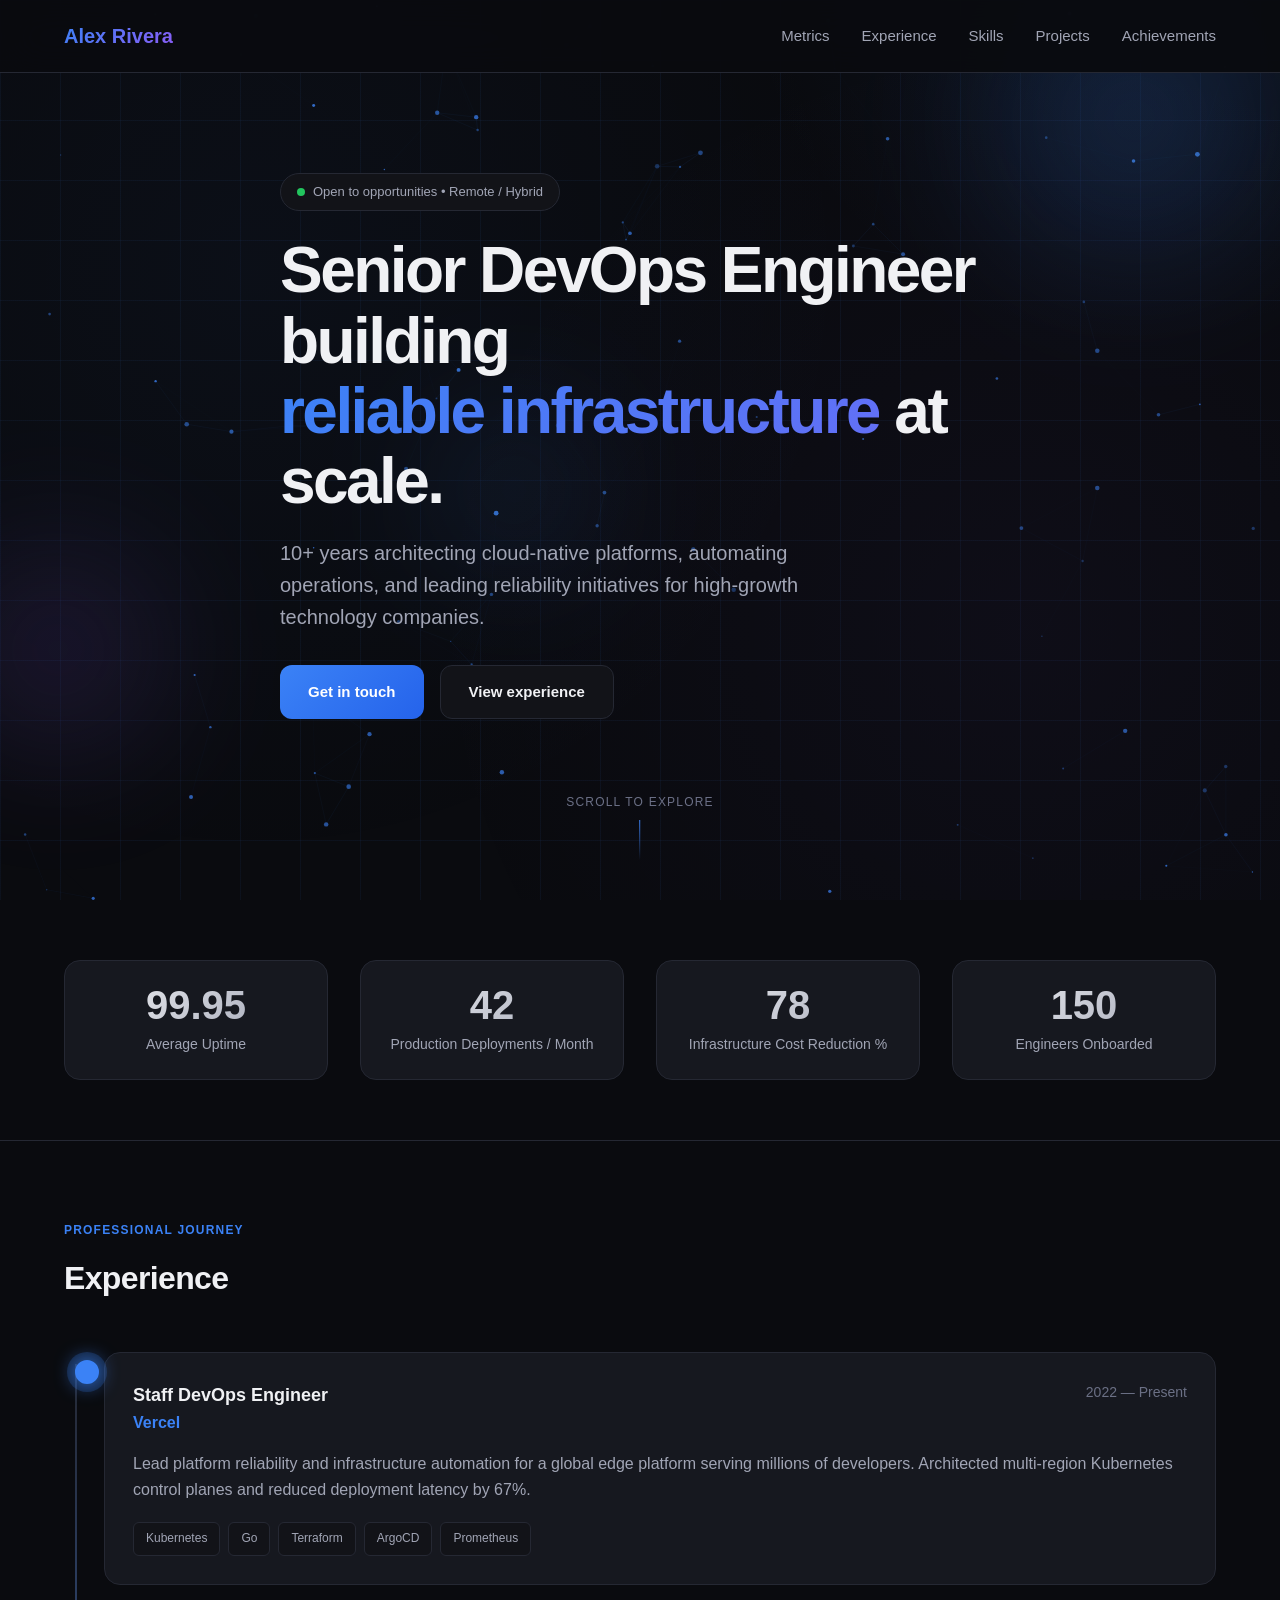
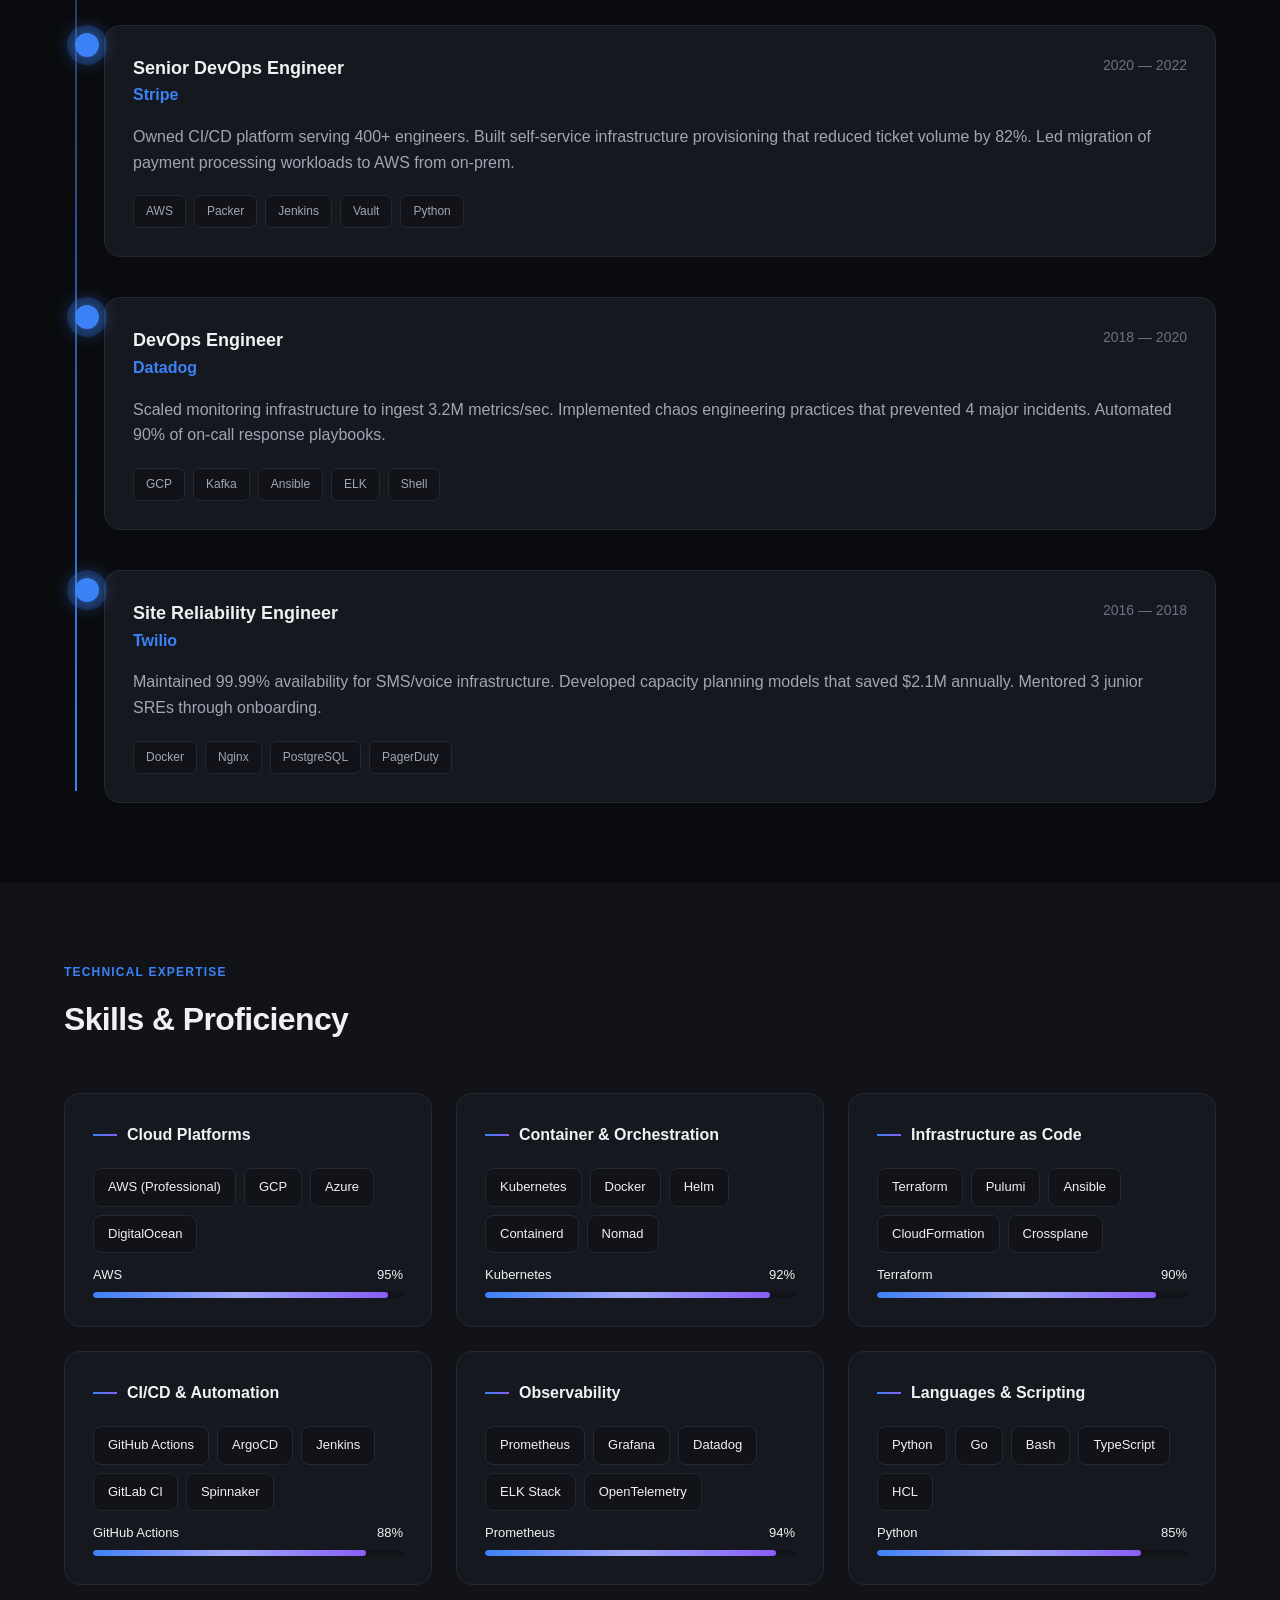
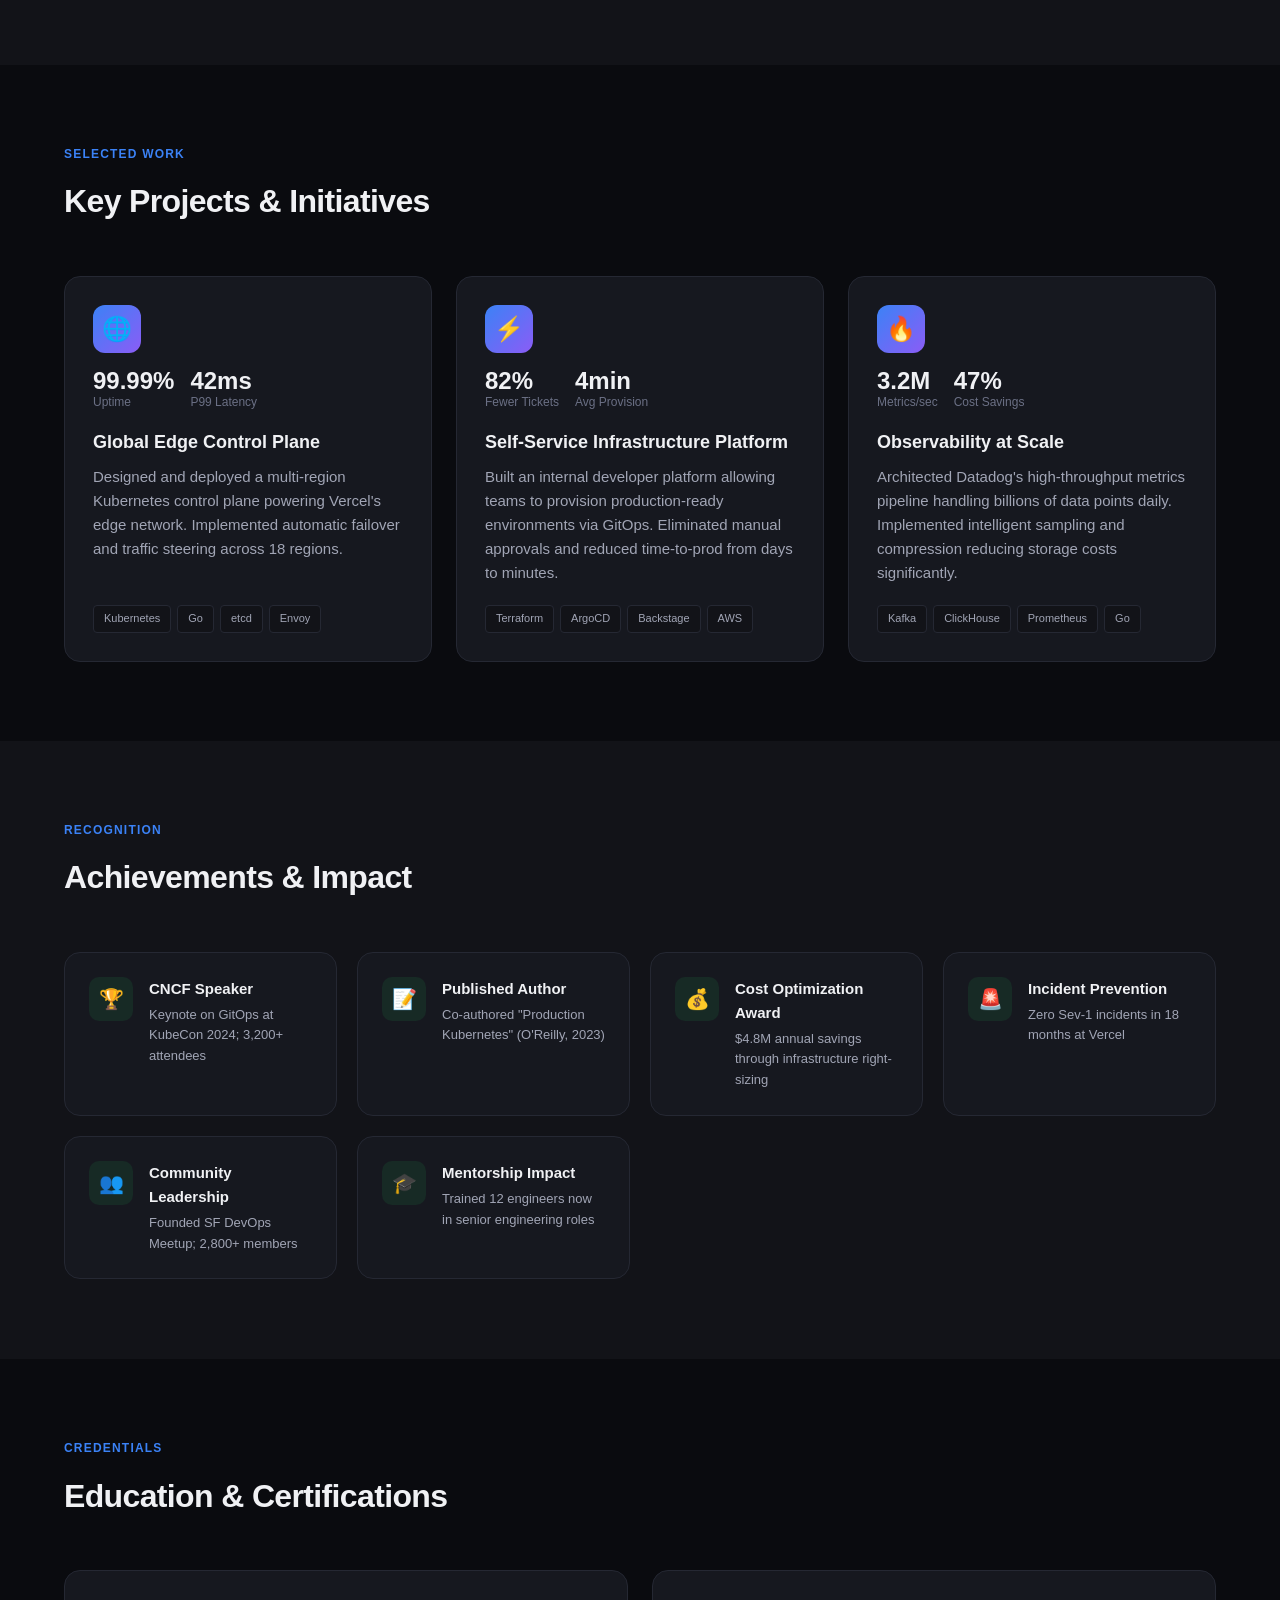
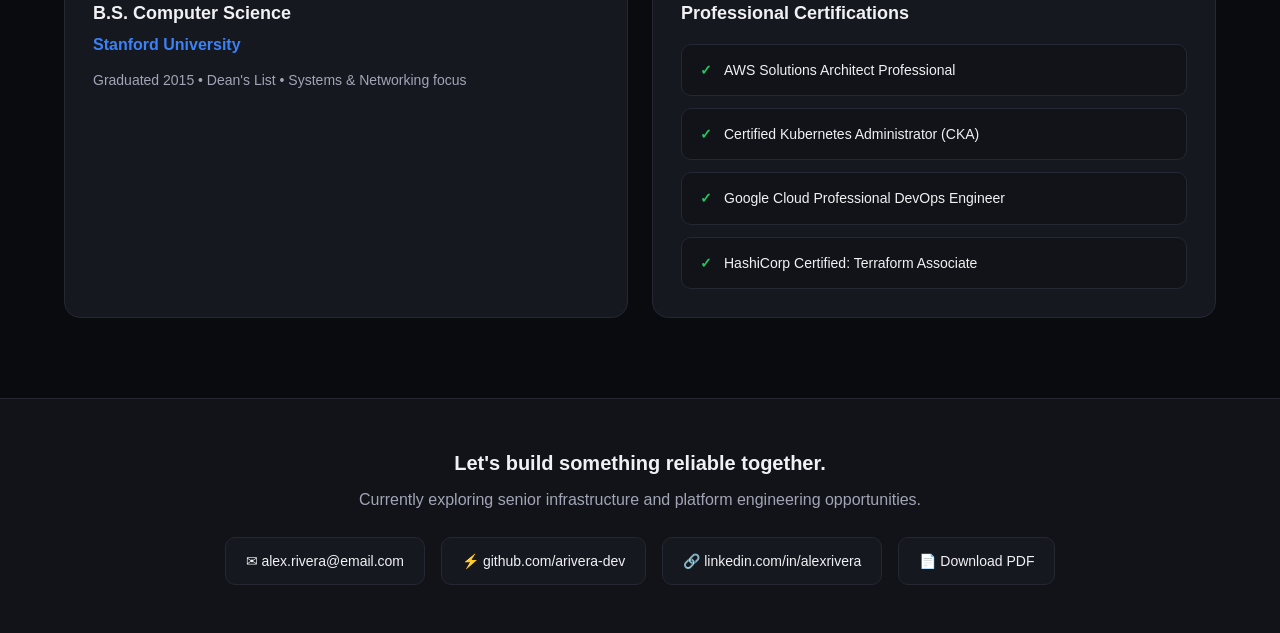
<file: devops_resume.html>
<!DOCTYPE html>
<html lang="en">

<head>
  <meta charset="UTF-8">
  <meta name="viewport" content="width=device-width, initial-scale=1.0">
  <meta name="description"
    content="Senior DevOps Engineer resume for Alex Rivera — 10+ years building reliable cloud-native platforms, Kubernetes, IaC, CI/CD, and observability at scale.">
  <meta name="color-scheme" content="dark">
  <title>Alex Rivera — Senior DevOps Engineer | Resume</title>
  <style>
    :root {
      --bg-primary: #0a0b0f;
      --bg-secondary: #121318;
      --bg-tertiary: #1a1c23;
      --bg-card: #16181f;
      --border-color: #252833;
      --text-primary: #f0f1f4;
      --text-secondary: #a1a5b5;
      --text-muted: #6b7085;
      --accent: #3b82f6;
      --accent-hover: #2563eb;
      --success: #22c55e;
      --warning: #f59e0b;
      --gradient-start: #3b82f6;
      --gradient-end: #8b5cf6;
    }

    * {
      margin: 0;
      padding: 0;
      box-sizing: border-box;
    }

    html {
      scroll-behavior: smooth;
    }

    body {
      font-family: -apple-system, BlinkMacSystemFont, 'Segoe UI', Roboto, Oxygen, Ubuntu, sans-serif;
      background: var(--bg-primary);
      color: var(--text-primary);
      line-height: 1.6;
      overflow-x: hidden;
    }

    .container {
      max-width: 1200px;
      margin: 0 auto;
      padding: 0 24px;
    }

    /* Navigation */
    nav {
      position: fixed;
      top: 0;
      left: 0;
      right: 0;
      z-index: 1000;
      background: rgba(10, 11, 15, 0.95);
      backdrop-filter: blur(20px);
      border-bottom: 1px solid var(--border-color);
    }

    nav .container {
      display: flex;
      justify-content: space-between;
      align-items: center;
      height: 72px;
    }

    .nav-brand {
      font-size: 1.25rem;
      font-weight: 700;
      background: linear-gradient(135deg, var(--gradient-start), var(--gradient-end));
      -webkit-background-clip: text;
      -webkit-text-fill-color: transparent;
    }

    .nav-links {
      display: flex;
      gap: 32px;
      list-style: none;
    }

    .nav-links a {
      color: var(--text-secondary);
      text-decoration: none;
      font-size: 0.9375rem;
      font-weight: 500;
      transition: color 0.2s ease;
    }

    .nav-links a:hover {
      color: var(--text-primary);
    }

    /* Hero Section */
    .hero {
      min-height: 100vh;
      display: flex;
      align-items: center;
      padding-top: 72px;
      position: relative;
      overflow: hidden;
    }

    .hero::before {
      content: '';
      position: absolute;
      top: -50%;
      right: -20%;
      width: 800px;
      height: 800px;
      background: radial-gradient(circle, rgba(59, 130, 246, 0.08) 0%, transparent 70%);
      border-radius: 50%;
    }

    .hero-content {
      max-width: 720px;
      position: relative;
      z-index: 1;
    }

    .hero-badge {
      display: inline-flex;
      align-items: center;
      gap: 8px;
      padding: 8px 16px;
      background: var(--bg-secondary);
      border: 1px solid var(--border-color);
      border-radius: 100px;
      font-size: 0.8125rem;
      color: var(--text-secondary);
      margin-bottom: 24px;
    }

    .hero-badge .dot {
      width: 8px;
      height: 8px;
      background: var(--success);
      border-radius: 50%;
      animation: pulse 2s infinite;
    }

    @keyframes pulse {

      0%,
      100% {
        opacity: 1;
      }

      50% {
        opacity: 0.3;
      }
    }

    .hero h1 {
      font-size: clamp(2.5rem, 6vw, 4rem);
      font-weight: 800;
      line-height: 1.1;
      margin-bottom: 20px;
      letter-spacing: -0.04em;
    }

    .hero h1 span {
      background: linear-gradient(135deg, var(--gradient-start), var(--gradient-end));
      -webkit-background-clip: text;
      -webkit-text-fill-color: transparent;
    }

    .hero-subtitle {
      font-size: 1.25rem;
      color: var(--text-secondary);
      margin-bottom: 32px;
      max-width: 560px;
    }

    .hero-actions {
      display: flex;
      gap: 16px;
      flex-wrap: wrap;
    }

    .btn {
      display: inline-flex;
      align-items: center;
      gap: 10px;
      padding: 14px 28px;
      border-radius: 12px;
      font-size: 0.9375rem;
      font-weight: 600;
      text-decoration: none;
      cursor: pointer;
      transition: all 0.2s ease;
      border: none;
    }

    .btn-primary {
      background: linear-gradient(135deg, var(--accent), var(--accent-hover));
      color: white;
    }

    .btn-primary:hover {
      transform: translateY(-2px);
      box-shadow: 0 10px 30px -10px rgba(59, 130, 246, 0.5);
    }

    .btn-secondary {
      background: var(--bg-secondary);
      color: var(--text-primary);
      border: 1px solid var(--border-color);
    }

    .btn-secondary:hover {
      background: var(--bg-tertiary);
      border-color: var(--accent);
    }

    /* Stats Section */
    .stats {
      padding: 60px 0;
      border-bottom: 1px solid var(--border-color);
    }

    .stats-grid {
      display: grid;
      grid-template-columns: repeat(auto-fit, minmax(180px, 1fr));
      gap: 32px;
    }

    .stat-card {
      text-align: center;
      padding: 24px;
      background: var(--bg-card);
      border: 1px solid var(--border-color);
      border-radius: 16px;
      transition: transform 0.2s ease, border-color 0.2s ease;
    }

    .stat-card:hover {
      transform: translateY(-4px);
      border-color: var(--accent);
    }

    .stat-value {
      font-size: 2.5rem;
      font-weight: 800;
      line-height: 1;
      margin-bottom: 8px;
      background: linear-gradient(135deg, var(--text-primary), var(--text-secondary));
      -webkit-background-clip: text;
      -webkit-text-fill-color: transparent;
    }

    .stat-label {
      font-size: 0.875rem;
      color: var(--text-secondary);
      font-weight: 500;
    }

    /* Section Styles */
    section {
      padding: 80px 0;
    }

    .section-header {
      margin-bottom: 48px;
    }

    .section-label {
      font-size: 0.75rem;
      font-weight: 700;
      letter-spacing: 0.1em;
      text-transform: uppercase;
      color: var(--accent);
      margin-bottom: 12px;
    }

    .section-title {
      font-size: 2rem;
      font-weight: 700;
      letter-spacing: -0.02em;
    }

    /* Experience Section */
    .timeline {
      position: relative;
      padding-left: 40px;
      list-style: none;
      margin: 0;
    }

    .timeline::before {
      content: '';
      position: absolute;
      left: 11px;
      top: 12px;
      bottom: 12px;
      width: 2px;
      background: var(--border-color);
    }

    /* Ensure li inside timeline behave like the previous divs for layout */
    .timeline>li {
      position: relative;
      margin-bottom: 40px;
    }

    .timeline>li:last-child {
      margin-bottom: 0;
    }

    .timeline-item {
      position: relative;
      margin-bottom: 40px;
    }

    .timeline-item:last-child {
      margin-bottom: 0;
    }

    .timeline-dot {
      position: absolute;
      left: -29px;
      top: 8px;
      width: 24px;
      height: 24px;
      background: var(--bg-primary);
      border: 2px solid var(--accent);
      border-radius: 50%;
      z-index: 1;
    }

    .timeline-content {
      background: var(--bg-card);
      border: 1px solid var(--border-color);
      border-radius: 16px;
      padding: 28px;
      transition: border-color 0.2s ease;
    }

    .timeline-content:hover {
      border-color: var(--accent);
    }

    .timeline-header {
      display: flex;
      justify-content: space-between;
      align-items: flex-start;
      margin-bottom: 16px;
      flex-wrap: wrap;
      gap: 8px;
    }

    .timeline-title {
      font-size: 1.125rem;
      font-weight: 700;
    }

    .timeline-company {
      color: var(--accent);
      font-weight: 600;
    }

    .timeline-date {
      font-size: 0.875rem;
      color: var(--text-muted);
      white-space: nowrap;
    }

    .timeline-description {
      color: var(--text-secondary);
      margin-bottom: 20px;
    }

    .timeline-tags {
      display: flex;
      flex-wrap: wrap;
      gap: 8px;
    }

    .tag {
      font-size: 0.75rem;
      padding: 6px 12px;
      background: var(--bg-secondary);
      border: 1px solid var(--border-color);
      border-radius: 6px;
      color: var(--text-secondary);
    }

    /* Skills Section */
    .skills-grid {
      display: grid;
      grid-template-columns: repeat(auto-fit, minmax(280px, 1fr));
      gap: 24px;
    }

    .skill-category {
      background: var(--bg-card);
      border: 1px solid var(--border-color);
      border-radius: 16px;
      padding: 28px;
    }

    .skill-category-title {
      font-size: 1rem;
      font-weight: 700;
      margin-bottom: 20px;
      display: flex;
      align-items: center;
      gap: 10px;
    }

    .skill-category-title::before {
      content: '';
      width: 24px;
      height: 2px;
      background: linear-gradient(90deg, var(--accent), var(--gradient-end));
    }

    .skill-list {
      display: flex;
      flex-wrap: wrap;
      gap: 8px;
    }

    .skill-item {
      font-size: 0.8125rem;
      padding: 8px 14px;
      background: var(--bg-secondary);
      border: 1px solid var(--border-color);
      border-radius: 8px;
      transition: all 0.2s ease;
    }

    .skill-item:hover {
      border-color: var(--accent);
      background: var(--bg-tertiary);
    }

    /* Projects Section */
    .projects-grid {
      display: grid;
      grid-template-columns: repeat(auto-fit, minmax(320px, 1fr));
      gap: 24px;
    }

    .project-card {
      background: var(--bg-card);
      border: 1px solid var(--border-color);
      border-radius: 16px;
      padding: 28px;
      display: flex;
      flex-direction: column;
      transition: transform 0.2s ease, border-color 0.2s ease;
    }

    .project-card:hover {
      transform: translateY(-4px);
      border-color: var(--accent);
    }

    .project-header {
      display: flex;
      align-items: center;
      justify-content: space-between;
      margin-bottom: 16px;
    }

    .project-icon {
      width: 48px;
      height: 48px;
      background: linear-gradient(135deg, var(--accent), var(--gradient-end));
      border-radius: 12px;
      display: flex;
      align-items: center;
      justify-content: center;
      font-size: 1.5rem;
    }

    .project-metrics {
      display: flex;
      gap: 16px;
      margin-bottom: 16px;
    }

    .project-metric {
      text-align: left;
    }

    .project-metric-value {
      font-size: 1.5rem;
      font-weight: 700;
      line-height: 1;
    }

    .project-metric-label {
      font-size: 0.75rem;
      color: var(--text-muted);
    }

    .project-title {
      font-size: 1.125rem;
      font-weight: 700;
      margin-bottom: 8px;
    }

    .project-description {
      color: var(--text-secondary);
      font-size: 0.9375rem;
      margin-bottom: 20px;
      flex: 1;
    }

    .project-tech {
      display: flex;
      flex-wrap: wrap;
      gap: 6px;
      margin-top: auto;
    }

    .project-tech span {
      font-size: 0.6875rem;
      padding: 4px 10px;
      background: var(--bg-secondary);
      border: 1px solid var(--border-color);
      border-radius: 4px;
      color: var(--text-secondary);
    }

    /* Achievements Section */
    .achievements-grid {
      display: grid;
      grid-template-columns: repeat(auto-fit, minmax(260px, 1fr));
      gap: 20px;
    }

    .achievement-card {
      background: var(--bg-card);
      border: 1px solid var(--border-color);
      border-radius: 16px;
      padding: 24px;
      display: flex;
      gap: 16px;
      align-items: flex-start;
      transition: border-color 0.2s ease;
    }

    .achievement-card:hover {
      border-color: var(--success);
    }

    .achievement-icon {
      width: 44px;
      height: 44px;
      background: rgba(34, 197, 94, 0.1);
      border-radius: 10px;
      display: flex;
      align-items: center;
      justify-content: center;
      font-size: 1.25rem;
      flex-shrink: 0;
    }

    .achievement-content h4 {
      font-size: 0.9375rem;
      font-weight: 700;
      margin-bottom: 4px;
    }

    .achievement-content p {
      font-size: 0.8125rem;
      color: var(--text-secondary);
    }

    /* Education & Certifications */
    .edu-grid {
      display: grid;
      grid-template-columns: repeat(auto-fit, minmax(300px, 1fr));
      gap: 24px;
    }

    .edu-card {
      background: var(--bg-card);
      border: 1px solid var(--border-color);
      border-radius: 16px;
      padding: 28px;
    }

    .edu-title {
      font-size: 1.125rem;
      font-weight: 700;
      margin-bottom: 4px;
    }

    .edu-org {
      color: var(--accent);
      font-weight: 600;
      margin-bottom: 12px;
    }

    .edu-details {
      color: var(--text-secondary);
      font-size: 0.875rem;
    }

    .cert-list {
      display: flex;
      flex-direction: column;
      gap: 12px;
    }

    .cert-item {
      display: flex;
      align-items: center;
      gap: 12px;
      padding: 14px 18px;
      background: var(--bg-secondary);
      border: 1px solid var(--border-color);
      border-radius: 10px;
      font-size: 0.875rem;
    }

    .cert-item::before {
      content: '✓';
      color: var(--success);
      font-weight: 700;
    }

    /* Contact Footer */
    .contact {
      background: var(--bg-secondary);
      border-top: 1px solid var(--border-color);
      padding: 48px 0;
      text-align: center;
    }

    .contact h3 {
      font-size: 1.25rem;
      margin-bottom: 8px;
    }

    .contact p {
      color: var(--text-secondary);
      margin-bottom: 24px;
    }

    .contact-links {
      display: flex;
      justify-content: center;
      gap: 16px;
      flex-wrap: wrap;
    }

    .contact-link {
      display: inline-flex;
      align-items: center;
      gap: 8px;
      padding: 12px 20px;
      background: var(--bg-card);
      border: 1px solid var(--border-color);
      border-radius: 10px;
      color: var(--text-primary);
      text-decoration: none;
      font-size: 0.875rem;
      font-weight: 500;
      transition: all 0.2s ease;
    }

    .contact-link:hover {
      border-color: var(--accent);
      background: var(--bg-tertiary);
    }

    /* Progress bars for skills */
    .skill-bar {
      margin-top: 12px;
    }

    .skill-bar-header {
      display: flex;
      justify-content: space-between;
      font-size: 0.8125rem;
      margin-bottom: 6px;
    }

    .skill-bar-track {
      height: 6px;
      background: var(--bg-secondary);
      border-radius: 3px;
      overflow: hidden;
    }

    .skill-bar-fill {
      height: 100%;
      background: linear-gradient(90deg, var(--accent), var(--gradient-end));
      border-radius: 3px;
      transition: width 1s ease;
    }

    /* Scroll indicator */
    .scroll-indicator {
      position: absolute;
      bottom: 40px;
      left: 50%;
      transform: translateX(-50%);
      display: flex;
      flex-direction: column;
      align-items: center;
      gap: 8px;
      color: var(--text-muted);
      font-size: 0.75rem;
      text-transform: uppercase;
      letter-spacing: 0.1em;
    }

    .scroll-indicator .arrow {
      width: 1px;
      height: 40px;
      background: linear-gradient(to bottom, var(--accent), transparent);
    }

    /* Responsive */
    @media (max-width: 768px) {
      .nav-links {
        display: none;
      }

      .timeline {
        padding-left: 28px;
      }

      .timeline-dot {
        left: -21px;
      }

      .timeline::before {
        left: 7px;
      }
    }

    /* Animations */
    .fade-in {
      opacity: 0;
      transform: translateY(20px);
      transition: opacity 0.6s ease, transform 0.6s ease;
    }

    .fade-in.visible {
      opacity: 1;
      transform: translateY(0);
    }

    /* Accessibility */
    @media (prefers-reduced-motion: reduce) {
      * {
        animation: none !important;
        transition: none !important;
      }
    }

    /* ============================================
       EPIC VISUAL EFFECTS & ANIMATIONS
       ============================================ */

    /* Scroll Progress Bar */
    .scroll-progress {
      position: fixed;
      top: 0;
      left: 0;
      height: 2px;
      background: linear-gradient(90deg, var(--accent), var(--gradient-end));
      z-index: 10000;
      transition: width 0.05s linear;
      box-shadow: 0 0 10px var(--accent);
    }

    /* Animated Grid Background */
    .grid-bg {
      position: absolute;
      inset: 0;
      background-image:
        linear-gradient(rgba(59, 130, 246, 0.06) 1px, transparent 1px),
        linear-gradient(90deg, rgba(59, 130, 246, 0.06) 1px, transparent 1px);
      background-size: 60px 60px;
      pointer-events: none;
      animation: gridMove 20s linear infinite;
    }

    @keyframes gridMove {
      0% {
        background-position: 0 0;
      }

      100% {
        background-position: 60px 60px;
      }
    }

    /* Floating Gradient Orbs */
    .orb {
      position: absolute;
      border-radius: 50%;
      filter: blur(60px);
      opacity: 0.5;
      pointer-events: none;
      z-index: 0;
    }

    .orb-1 {
      width: 420px;
      height: 420px;
      background: radial-gradient(circle, rgba(59, 130, 246, 0.4) 0%, transparent 70%);
      top: -10%;
      right: -5%;
      animation: floatOrb1 25s ease-in-out infinite;
    }

    .orb-2 {
      width: 320px;
      height: 320px;
      background: radial-gradient(circle, rgba(139, 92, 246, 0.35) 0%, transparent 70%);
      bottom: 10%;
      left: -8%;
      animation: floatOrb2 30s ease-in-out infinite;
    }

    .orb-3 {
      width: 260px;
      height: 260px;
      background: radial-gradient(circle, rgba(59, 130, 246, 0.25) 0%, transparent 70%);
      top: 40%;
      left: 30%;
      animation: floatOrb3 22s ease-in-out infinite;
    }

    @keyframes floatOrb1 {

      0%,
      100% {
        transform: translate(0, 0) scale(1);
      }

      33% {
        transform: translate(40px, -60px) scale(1.1);
      }

      66% {
        transform: translate(-30px, 50px) scale(0.95);
      }
    }

    @keyframes floatOrb2 {

      0%,
      100% {
        transform: translate(0, 0) scale(1);
      }

      50% {
        transform: translate(70px, 40px) scale(1.15);
      }
    }

    @keyframes floatOrb3 {

      0%,
      100% {
        transform: translate(0, 0) scale(1);
      }

      40% {
        transform: translate(-50px, -40px) scale(1.08);
      }

      80% {
        transform: translate(30px, 60px) scale(0.92);
      }
    }

    /* Particle Canvas */
    #particles {
      position: absolute;
      inset: 0;
      z-index: 1;
      pointer-events: none;
      mix-blend-mode: screen;
    }

    /* Epic Hero Enhancements */
    .hero {
      position: relative;
    }

    .hero-inner {
      position: relative;
      z-index: 2;
    }

    .hero::after {
      content: '';
      position: absolute;
      inset: 0;
      background:
        radial-gradient(circle at 20% 30%, rgba(59, 130, 246, 0.04) 0%, transparent 50%),
        radial-gradient(circle at 80% 70%, rgba(139, 92, 246, 0.04) 0%, transparent 50%);
      pointer-events: none;
    }

    /* Glitch / Scan Effect on Hero Title */
    .hero h1 {
      position: relative;
    }

    .hero h1::before,
    .hero h1::after {
      content: attr(data-text);
      position: absolute;
      top: 0;
      left: 0;
      width: 100%;
      height: 100%;
      background: var(--bg-primary);
      overflow: hidden;
      clip: rect(0, 900px, 0, 0);
    }

    .hero h1::before {
      left: 2px;
      text-shadow: -1px 0 var(--accent);
      animation: glitch-1 2.5s infinite linear alternate-reverse;
    }

    .hero h1::after {
      left: -2px;
      text-shadow: 1px 0 var(--gradient-end);
      animation: glitch-2 3s infinite linear alternate-reverse;
    }

    @keyframes glitch-1 {
      0% {
        clip: rect(42px, 9999px, 44px, 0);
      }

      5% {
        clip: rect(12px, 9999px, 89px, 0);
      }

      10% {
        clip: rect(78px, 9999px, 12px, 0);
      }

      15% {
        clip: rect(3px, 9999px, 67px, 0);
      }

      100% {
        clip: rect(0, 9999px, 0, 0);
      }
    }

    @keyframes glitch-2 {
      0% {
        clip: rect(65px, 9999px, 119px, 0);
      }

      7% {
        clip: rect(31px, 9999px, 8px, 0);
      }

      12% {
        clip: rect(91px, 9999px, 52px, 0);
      }

      18% {
        clip: rect(14px, 9999px, 77px, 0);
      }

      100% {
        clip: rect(0, 9999px, 0, 0);
      }
    }

    .hero h1 span {
      position: relative;
      display: inline-block;
      animation: gradientFlow 4s ease infinite;
      background-size: 200% 200%;
    }

    @keyframes gradientFlow {

      0%,
      100% {
        background-position: 0% 50%;
      }

      50% {
        background-position: 200% 50%;
      }
    }

    /* Typewriter Cursor */
    .type-cursor {
      display: inline-block;
      width: 3px;
      height: 1em;
      background: var(--accent);
      margin-left: 2px;
      animation: cursorBlink 0.7s step-end infinite;
      vertical-align: text-bottom;
    }

    @keyframes cursorBlink {

      0%,
      100% {
        opacity: 1;
      }

      50% {
        opacity: 0;
      }
    }

    /* Holographic / Shimmer Borders */
    .stat-card,
    .timeline-content,
    .skill-category,
    .project-card,
    .achievement-card,
    .edu-card {
      position: relative;
      overflow: hidden;
    }

    .stat-card::before,
    .timeline-content::before,
    .skill-category::before,
    .project-card::before,
    .achievement-card::before,
    .edu-card::before {
      content: '';
      position: absolute;
      top: -50%;
      left: -100%;
      width: 40%;
      height: 200%;
      background: linear-gradient(90deg,
          transparent,
          rgba(255, 255, 255, 0.08),
          transparent);
      transition: left 0.6s;
    }

    .stat-card:hover::before,
    .timeline-content:hover::before,
    .skill-category:hover::before,
    .project-card:hover::before,
    .achievement-card:hover::before,
    .edu-card:hover::before {
      left: 250%;
    }

    /* Enhanced Stat Cards - Epic */
    .stat-card {
      transition: transform 0.4s cubic-bezier(0.23, 1, 0.32, 1),
        border-color 0.3s ease,
        box-shadow 0.4s ease;
      cursor: pointer;
    }

    .stat-card:hover {
      transform: translateY(-8px) scale(1.02);
      border-color: var(--accent);
      box-shadow: 0 30px 70px -15px rgba(0, 0, 0, 0.5),
        0 0 0 1px rgba(59, 130, 246, 0.2) inset;
    }

    .stat-card .stat-value {
      transition: transform 0.2s ease;
    }

    .stat-card:hover .stat-value {
      transform: scale(1.08);
    }

    /* Epic Timeline */
    .timeline::before {
      background: linear-gradient(to bottom,
          var(--border-color),
          var(--accent),
          var(--gradient-end),
          var(--border-color));
      background-size: 100% 300%;
      animation: timelineFlow 6s linear infinite;
    }

    @keyframes timelineFlow {
      0% {
        background-position: 0 0%;
      }

      100% {
        background-position: 0 300%;
      }
    }

    .timeline-dot {
      transition: all 0.3s ease;
      box-shadow: 0 0 0 4px rgba(59, 130, 246, 0.1);
    }

    .timeline-dot.active {
      background: var(--accent);
      box-shadow: 0 0 0 8px rgba(59, 130, 246, 0.2),
        0 0 20px var(--accent);
      animation: ping 2s cubic-bezier(0, 0, 0.2, 1) infinite;
    }

    @keyframes ping {

      75%,
      100% {
        transform: scale(1.6);
        opacity: 0;
      }
    }

    .timeline-item {
      opacity: 0.4;
      transform: translateX(-20px);
      transition: all 0.5s cubic-bezier(0.23, 1, 0.32, 1);
    }

    .timeline-item.visible {
      opacity: 1;
      transform: translateX(0);
    }

    .timeline-content {
      transition: all 0.4s cubic-bezier(0.23, 1, 0.32, 1);
    }

    .timeline-content:hover {
      transform: translateX(8px);
      border-color: var(--accent);
      box-shadow: 0 20px 60px -15px rgba(0, 0, 0, 0.6);
    }

    /* Glowing Tags */
    .tag {
      position: relative;
      transition: all 0.2s ease;
      overflow: hidden;
    }

    .tag:hover {
      color: var(--text-primary);
      border-color: var(--accent);
      box-shadow: 0 0 15px rgba(59, 130, 246, 0.3);
    }

    .tag::after {
      content: '';
      position: absolute;
      top: -50%;
      left: -100%;
      width: 30%;
      height: 200%;
      background: linear-gradient(90deg,
          transparent,
          rgba(255, 255, 255, 0.3),
          transparent);
      transition: left 0.5s;
    }

    .tag:hover::after {
      left: 200%;
    }

    /* Skill Bars - Epic Flow */
    .skill-bar-track {
      position: relative;
      overflow: hidden;
    }

    .skill-bar-fill {
      position: relative;
      background: linear-gradient(90deg,
          var(--accent),
          var(--gradient-end),
          var(--accent));
      background-size: 200% 100%;
      animation: flowGradient 2.5s linear infinite;
    }

    @keyframes flowGradient {
      0% {
        background-position: 200% 0;
      }

      100% {
        background-position: -200% 0;
      }
    }

    .skill-bar-fill::after {
      content: '';
      position: absolute;
      top: 0;
      left: 0;
      right: 0;
      bottom: 0;
      background: linear-gradient(90deg,
          transparent,
          rgba(255, 255, 255, 0.4),
          transparent);
      animation: shineSweep 2s linear infinite;
    }

    @keyframes shineSweep {
      0% {
        transform: translateX(-100%);
      }

      100% {
        transform: translateX(400%);
      }
    }

    /* Project Cards - 3D + Holo */
    .project-card {
      transition: transform 0.4s cubic-bezier(0.23, 1, 0.32, 1),
        border-color 0.3s ease,
        box-shadow 0.4s ease;
      transform-style: preserve-3d;
      will-change: transform;
    }

    .project-card:hover {
      border-color: var(--accent);
      box-shadow: 0 40px 90px -20px rgba(0, 0, 0, 0.6),
        0 0 0 1px rgba(59, 130, 246, 0.15) inset;
    }

    .project-icon {
      position: relative;
      transition: transform 0.5s cubic-bezier(0.23, 1, 0.32, 1),
        box-shadow 0.3s ease;
    }

    .project-card:hover .project-icon {
      transform: rotate(8deg) scale(1.1);
      box-shadow: 0 10px 30px -5px rgba(59, 130, 246, 0.5);
    }

    .project-metric-value {
      transition: all 0.3s ease;
    }

    .project-card:hover .project-metric-value {
      color: var(--accent);
      text-shadow: 0 0 20px rgba(59, 130, 246, 0.3);
    }

    /* Achievement Cards - Epic Glow */
    .achievement-card {
      transition: all 0.4s cubic-bezier(0.23, 1, 0.32, 1);
      cursor: pointer;
    }

    .achievement-card:hover {
      transform: translateY(-6px) scale(1.01);
      border-color: var(--success);
      box-shadow: 0 25px 60px -15px rgba(0, 0, 0, 0.5),
        0 0 30px rgba(34, 197, 94, 0.15);
    }

    .achievement-icon {
      transition: all 0.4s ease;
    }

    .achievement-card:hover .achievement-icon {
      background: rgba(34, 197, 94, 0.2);
      transform: scale(1.15) rotate(5deg);
    }

    /* Confetti burst container */
    .confetti {
      position: fixed;
      pointer-events: none;
      z-index: 9999;
    }

    /* Enhanced Buttons */
    .btn-primary {
      position: relative;
      overflow: hidden;
    }

    .btn-primary::after {
      content: '';
      position: absolute;
      top: -50%;
      left: -100%;
      width: 50%;
      height: 200%;
      background: linear-gradient(90deg,
          transparent,
          rgba(255, 255, 255, 0.35),
          transparent);
      transition: left 0.5s;
    }

    .btn-primary:hover::after {
      left: 250%;
    }

    .btn-primary:active {
      transform: scale(0.98);
    }

    /* Mouse Glow Effect */
    .mouse-glow {
      position: fixed;
      width: 600px;
      height: 600px;
      background: radial-gradient(circle, rgba(59, 130, 246, 0.06) 0%, transparent 60%);
      border-radius: 50%;
      pointer-events: none;
      z-index: 0;
      mix-blend-mode: screen;
      transition: opacity 0.2s ease;
      opacity: 0;
    }

    /* Section entrance dramatic */
    section {
      opacity: 0;
      transform: translateY(30px);
      transition: opacity 0.8s cubic-bezier(0.23, 1, 0.32, 1),
        transform 0.8s cubic-bezier(0.23, 1, 0.32, 1);
    }

    section.visible {
      opacity: 1;
      transform: translateY(0);
    }

    .stats {
      opacity: 1;
      transform: none;
    }

    /* Skill item hover glow */
    .skill-item {
      transition: all 0.2s ease, box-shadow 0.2s ease;
    }

    .skill-item:hover {
      border-color: var(--accent);
      box-shadow: 0 0 0 1px var(--accent);
      transform: translateY(-1px);
    }

    /* Contact links epic */
    .contact-link {
      position: relative;
      overflow: hidden;
    }

    .contact-link::before {
      content: '';
      position: absolute;
      bottom: 0;
      left: 0;
      width: 100%;
      height: 1px;
      background: linear-gradient(90deg, var(--accent), var(--gradient-end));
      transform: scaleX(0);
      transition: transform 0.3s ease;
    }

    .contact-link:hover::before {
      transform: scaleX(1);
    }

    /* ============================================
       ACCESSIBILITY ENHANCEMENTS (WCAG 2.2 AA+)
       ============================================ */

    /* Skip link: standard pattern - offscreen until focused */
    .skip-link {
      position: absolute;
      top: -100px;
      left: 16px;
      z-index: 10001;
      padding: 12px 20px;
      background: var(--accent);
      color: #fff;
      font-weight: 600;
      font-size: 0.9375rem;
      text-decoration: none;
      border-radius: 8px;
      transition: top 0.2s ease;
    }

    .skip-link:focus {
      top: 12px;
      outline: 3px solid #fff;
      outline-offset: 2px;
    }

    /* Strong, visible focus indicators for all interactive elements */
    :focus-visible {
      outline: 3px solid var(--accent);
      outline-offset: 3px;
      border-radius: 6px;
    }

    /* Make sure buttons and links inside cards don't get double outlines */
    .stat-card:focus-visible,
    .achievement-card:focus-visible,
    .project-card:focus-visible {
      outline-offset: 6px;
    }

    /* Visually hidden but available to screen readers */
    .visually-hidden {
      position: absolute !important;
      width: 1px !important;
      height: 1px !important;
      padding: 0 !important;
      margin: -1px !important;
      overflow: hidden !important;
      clip: rect(0, 0, 0, 0) !important;
      white-space: nowrap !important;
      border: 0 !important;
    }

    /* Ensure interactive cards that receive focus show clear state */
    .stat-card[tabindex="0"]:focus-visible,
    .achievement-card[tabindex="0"]:focus-visible {
      border-color: var(--accent);
      box-shadow: 0 0 0 3px rgba(59, 130, 246, 0.25);
    }
  </style>
</head>

<body>
  <!-- Skip link for keyboard users (WCAG 2.2) -->
  <a href="#main" class="skip-link">Skip to main content</a>

  <!-- Scroll Progress Bar (informative + decorative) -->
  <div class="scroll-progress" id="scroll-progress" role="progressbar" aria-valuemin="0" aria-valuemax="100"
    aria-valuenow="0" aria-label="Page scroll progress"></div>

  <!-- Primary site header + navigation landmark -->
  <header>
    <nav aria-label="Primary">
      <div class="container">
        <div class="nav-brand" aria-label="Alex Rivera — Senior DevOps Engineer">Alex Rivera</div>
        <ul class="nav-links">
          <li><a href="#stats">Metrics</a></li>
          <li><a href="#experience">Experience</a></li>
          <li><a href="#skills">Skills</a></li>
          <li><a href="#projects">Projects</a></li>
          <li><a href="#achievements">Achievements</a></li>
        </ul>
      </div>
    </nav>
  </header>

  <!-- Hero with Epic Visual Layers -->
  <section class="hero" aria-label="Introduction">
    <!-- Animated Grid Background (purely decorative) -->
    <div class="grid-bg" aria-hidden="true"></div>
    <!-- Floating Gradient Orbs (purely decorative) -->
    <div class="orb orb-1" aria-hidden="true"></div>
    <div class="orb orb-2" aria-hidden="true"></div>
    <div class="orb orb-3" aria-hidden="true"></div>
    <!-- Particle Canvas (purely decorative) -->
    <canvas id="particles" aria-hidden="true"></canvas>

    <div class="container">
      <div class="hero-content hero-inner">
        <div class="hero-badge" aria-hidden="true">
          <span class="dot" aria-hidden="true"></span>
          <span>Open to opportunities • Remote / Hybrid</span>
        </div>
        <h1 data-text="Senior DevOps Engineer building reliable infrastructure at scale.">Senior DevOps
          Engineer<br>building <span data-text="reliable infrastructure">reliable infrastructure</span> at scale.<span
            class="type-cursor" aria-hidden="true"></span></h1>
        <p class="hero-subtitle">10+ years architecting cloud-native platforms, automating operations, and leading
          reliability initiatives for high-growth technology companies.</p>
        <div class="hero-actions">
          <a href="#contact" class="btn btn-primary">Get in touch</a>
          <a href="#experience" class="btn btn-secondary">View experience</a>
        </div>
      </div>
    </div>
    <div class="scroll-indicator" aria-hidden="true">
      <span>Scroll to explore</span>
      <div class="arrow"></div>
    </div>
  </section>

  <!-- Global Mouse Glow (decorative only) -->
  <div class="mouse-glow" id="mouse-glow" aria-hidden="true"></div>

  <!-- Main content landmark -->
  <main id="main">

    <!-- Statistics -->
    <section class="stats" id="stats" aria-labelledby="stats-heading" role="region">
      <div class="container">
        <h2 id="stats-heading" class="visually-hidden">Key Performance Metrics</h2>
        <div class="stats-grid">
          <div class="stat-card" tabindex="0" role="button"
            aria-label="Average Uptime: 99.95 percent. Click or press Enter to replay animation.">
            <div class="stat-value" data-target="99.95">0</div>
            <div class="stat-label">Average Uptime</div>
          </div>
          <div class="stat-card" tabindex="0" role="button"
            aria-label="Production Deployments per Month: 42. Click or press Enter to replay animation.">
            <div class="stat-value" data-target="42">0</div>
            <div class="stat-label">Production Deployments / Month</div>
          </div>
          <div class="stat-card" tabindex="0" role="button"
            aria-label="Infrastructure Cost Reduction: 78 percent. Click or press Enter to replay animation.">
            <div class="stat-value" data-target="78">0</div>
            <div class="stat-label">Infrastructure Cost Reduction %</div>
          </div>
          <div class="stat-card" tabindex="0" role="button"
            aria-label="Engineers Onboarded: 150. Click or press Enter to replay animation.">
            <div class="stat-value" data-target="150">0</div>
            <div class="stat-label">Engineers Onboarded</div>
          </div>
        </div>
      </div>
    </section>

    <!-- Experience -->
    <section id="experience" aria-labelledby="experience-heading" role="region">
      <div class="container">
        <div class="section-header">
          <div class="section-label">Professional Journey</div>
          <h2 id="experience-heading" class="section-title">Experience</h2>
        </div>
        <ol class="timeline" aria-label="Professional experience in reverse chronological order">
          <li class="timeline-item">
            <div class="timeline-dot" aria-hidden="true"></div>
            <div class="timeline-content">
              <div class="timeline-header">
                <div>
                  <div class="timeline-title">Staff DevOps Engineer</div>
                  <div class="timeline-company">Vercel</div>
                </div>
                <div class="timeline-date">2022 — Present</div>
              </div>
              <p class="timeline-description">Lead platform reliability and infrastructure automation for a global edge
                platform serving millions of developers. Architected multi-region Kubernetes control planes and reduced
                deployment latency by 67%.</p>
              <div class="timeline-tags" aria-label="Technologies and tools used">
                <span class="tag">Kubernetes</span>
                <span class="tag">Go</span>
                <span class="tag">Terraform</span>
                <span class="tag">ArgoCD</span>
                <span class="tag">Prometheus</span>
              </div>
            </div>
          </li>
          <li class="timeline-item">
            <div class="timeline-dot" aria-hidden="true"></div>
            <div class="timeline-content">
              <div class="timeline-header">
                <div>
                  <div class="timeline-title">Senior DevOps Engineer</div>
                  <div class="timeline-company">Stripe</div>
                </div>
                <div class="timeline-date">2020 — 2022</div>
              </div>
              <p class="timeline-description">Owned CI/CD platform serving 400+ engineers. Built self-service
                infrastructure provisioning that reduced ticket volume by 82%. Led migration of payment processing
                workloads to AWS from on-prem.</p>
              <div class="timeline-tags" aria-label="Technologies and tools used">
                <span class="tag">AWS</span>
                <span class="tag">Packer</span>
                <span class="tag">Jenkins</span>
                <span class="tag">Vault</span>
                <span class="tag">Python</span>
              </div>
            </div>
          </li>
          <li class="timeline-item">
            <div class="timeline-dot" aria-hidden="true"></div>
            <div class="timeline-content">
              <div class="timeline-header">
                <div>
                  <div class="timeline-title">DevOps Engineer</div>
                  <div class="timeline-company">Datadog</div>
                </div>
                <div class="timeline-date">2018 — 2020</div>
              </div>
              <p class="timeline-description">Scaled monitoring infrastructure to ingest 3.2M metrics/sec. Implemented
                chaos engineering practices that prevented 4 major incidents. Automated 90% of on-call response
                playbooks.
              </p>
              <div class="timeline-tags" aria-label="Technologies and tools used">
                <span class="tag">GCP</span>
                <span class="tag">Kafka</span>
                <span class="tag">Ansible</span>
                <span class="tag">ELK</span>
                <span class="tag">Shell</span>
              </div>
            </div>
          </li>
          <li class="timeline-item">
            <div class="timeline-dot" aria-hidden="true"></div>
            <div class="timeline-content">
              <div class="timeline-header">
                <div>
                  <div class="timeline-title">Site Reliability Engineer</div>
                  <div class="timeline-company">Twilio</div>
                </div>
                <div class="timeline-date">2016 — 2018</div>
              </div>
              <p class="timeline-description">Maintained 99.99% availability for SMS/voice infrastructure. Developed
                capacity planning models that saved $2.1M annually. Mentored 3 junior SREs through onboarding.</p>
              <div class="timeline-tags" aria-label="Technologies and tools used">
                <span class="tag">Docker</span>
                <span class="tag">Nginx</span>
                <span class="tag">PostgreSQL</span>
                <span class="tag">PagerDuty</span>
              </div>
            </div>
          </li>
        </ol>
      </div>
    </section>

    <!-- Skills -->
    <section id="skills" style="background: var(--bg-secondary);" aria-labelledby="skills-heading" role="region">
      <div class="container">
        <div class="section-header">
          <div class="section-label">Technical Expertise</div>
          <h2 id="skills-heading" class="section-title">Skills & Proficiency</h2>
        </div>
        <div class="skills-grid">
          <div class="skill-category">
            <div class="skill-category-title">Cloud Platforms</div>
            <div class="skill-list">
              <span class="skill-item">AWS (Professional)</span>
              <span class="skill-item">GCP</span>
              <span class="skill-item">Azure</span>
              <span class="skill-item">DigitalOcean</span>
            </div>
            <div class="skill-bar">
              <div class="skill-bar-header"><span>AWS</span><span>95%</span></div>
              <div class="skill-bar-track">
                <div class="skill-bar-fill" style="width: 95%"></div>
              </div>
            </div>
          </div>
          <div class="skill-category">
            <div class="skill-category-title">Container & Orchestration</div>
            <div class="skill-list">
              <span class="skill-item">Kubernetes</span>
              <span class="skill-item">Docker</span>
              <span class="skill-item">Helm</span>
              <span class="skill-item">Containerd</span>
              <span class="skill-item">Nomad</span>
            </div>
            <div class="skill-bar">
              <div class="skill-bar-header"><span>Kubernetes</span><span>92%</span></div>
              <div class="skill-bar-track">
                <div class="skill-bar-fill" style="width: 92%"></div>
              </div>
            </div>
          </div>
          <div class="skill-category">
            <div class="skill-category-title">Infrastructure as Code</div>
            <div class="skill-list">
              <span class="skill-item">Terraform</span>
              <span class="skill-item">Pulumi</span>
              <span class="skill-item">Ansible</span>
              <span class="skill-item">CloudFormation</span>
              <span class="skill-item">Crossplane</span>
            </div>
            <div class="skill-bar">
              <div class="skill-bar-header"><span>Terraform</span><span>90%</span></div>
              <div class="skill-bar-track">
                <div class="skill-bar-fill" style="width: 90%"></div>
              </div>
            </div>
          </div>
          <div class="skill-category">
            <div class="skill-category-title">CI/CD & Automation</div>
            <div class="skill-list">
              <span class="skill-item">GitHub Actions</span>
              <span class="skill-item">ArgoCD</span>
              <span class="skill-item">Jenkins</span>
              <span class="skill-item">GitLab CI</span>
              <span class="skill-item">Spinnaker</span>
            </div>
            <div class="skill-bar">
              <div class="skill-bar-header"><span>GitHub Actions</span><span>88%</span></div>
              <div class="skill-bar-track">
                <div class="skill-bar-fill" style="width: 88%"></div>
              </div>
            </div>
          </div>
          <div class="skill-category">
            <div class="skill-category-title">Observability</div>
            <div class="skill-list">
              <span class="skill-item">Prometheus</span>
              <span class="skill-item">Grafana</span>
              <span class="skill-item">Datadog</span>
              <span class="skill-item">ELK Stack</span>
              <span class="skill-item">OpenTelemetry</span>
            </div>
            <div class="skill-bar">
              <div class="skill-bar-header"><span>Prometheus</span><span>94%</span></div>
              <div class="skill-bar-track">
                <div class="skill-bar-fill" style="width: 94%"></div>
              </div>
            </div>
          </div>
          <div class="skill-category">
            <div class="skill-category-title">Languages & Scripting</div>
            <div class="skill-list">
              <span class="skill-item">Python</span>
              <span class="skill-item">Go</span>
              <span class="skill-item">Bash</span>
              <span class="skill-item">TypeScript</span>
              <span class="skill-item">HCL</span>
            </div>
            <div class="skill-bar">
              <div class="skill-bar-header"><span>Python</span><span>85%</span></div>
              <div class="skill-bar-track">
                <div class="skill-bar-fill" style="width: 85%"></div>
              </div>
            </div>
          </div>
        </div>
      </div>
    </section>

    <!-- Projects -->
    <section id="projects" aria-labelledby="projects-heading" role="region">
      <div class="container">
        <div class="section-header">
          <div class="section-label">Selected Work</div>
          <h2 id="projects-heading" class="section-title">Key Projects & Initiatives</h2>
        </div>
        <div class="projects-grid">
          <div class="project-card">
            <div class="project-header">
              <div class="project-icon" aria-hidden="true">🌐</div>
            </div>
            <div class="project-metrics">
              <div class="project-metric">
                <div class="project-metric-value">99.99%</div>
                <div class="project-metric-label">Uptime</div>
              </div>
              <div class="project-metric">
                <div class="project-metric-value">42ms</div>
                <div class="project-metric-label">P99 Latency</div>
              </div>
            </div>
            <div class="project-title">Global Edge Control Plane</div>
            <p class="project-description">Designed and deployed a multi-region Kubernetes control plane powering
              Vercel's
              edge network. Implemented automatic failover and traffic steering across 18 regions.</p>
            <div class="project-tech">
              <span>Kubernetes</span><span>Go</span><span>etcd</span><span>Envoy</span>
            </div>
          </div>
          <div class="project-card">
            <div class="project-header">
              <div class="project-icon" aria-hidden="true">⚡</div>
            </div>
            <div class="project-metrics">
              <div class="project-metric">
                <div class="project-metric-value">82%</div>
                <div class="project-metric-label">Fewer Tickets</div>
              </div>
              <div class="project-metric">
                <div class="project-metric-value">4min</div>
                <div class="project-metric-label">Avg Provision</div>
              </div>
            </div>
            <div class="project-title">Self-Service Infrastructure Platform</div>
            <p class="project-description">Built an internal developer platform allowing teams to provision
              production-ready environments via GitOps. Eliminated manual approvals and reduced time-to-prod from days
              to
              minutes.</p>
            <div class="project-tech">
              <span>Terraform</span><span>ArgoCD</span><span>Backstage</span><span>AWS</span>
            </div>
          </div>
          <div class="project-card">
            <div class="project-header">
              <div class="project-icon" aria-hidden="true">🔥</div>
            </div>
            <div class="project-metrics">
              <div class="project-metric">
                <div class="project-metric-value">3.2M</div>
                <div class="project-metric-label">Metrics/sec</div>
              </div>
              <div class="project-metric">
                <div class="project-metric-value">47%</div>
                <div class="project-metric-label">Cost Savings</div>
              </div>
            </div>
            <div class="project-title">Observability at Scale</div>
            <p class="project-description">Architected Datadog's high-throughput metrics pipeline handling billions of
              data points daily. Implemented intelligent sampling and compression reducing storage costs significantly.
            </p>
            <div class="project-tech">
              <span>Kafka</span><span>ClickHouse</span><span>Prometheus</span><span>Go</span>
            </div>
          </div>
        </div>
      </div>
    </section>

    <!-- Achievements -->
    <section id="achievements" style="background: var(--bg-secondary);" aria-labelledby="achievements-heading"
      role="region">
      <div class="container">
        <div class="section-header">
          <div class="section-label">Recognition</div>
          <h2 id="achievements-heading" class="section-title">Achievements & Impact</h2>
        </div>
        <div class="achievements-grid">
          <div class="achievement-card" tabindex="0" role="button"
            aria-label="CNCF Speaker: Keynote on GitOps at KubeCon 2024 with 3,200+ attendees">
            <div class="achievement-icon" aria-hidden="true">🏆</div>
            <div class="achievement-content">
              <h4>CNCF Speaker</h4>
              <p>Keynote on GitOps at KubeCon 2024; 3,200+ attendees</p>
            </div>
          </div>
          <div class="achievement-card" tabindex="0" role="button"
            aria-label="Published Author: Co-authored Production Kubernetes by O'Reilly in 2023">
            <div class="achievement-icon" aria-hidden="true">📝</div>
            <div class="achievement-content">
              <h4>Published Author</h4>
              <p>Co-authored "Production Kubernetes" (O'Reilly, 2023)</p>
            </div>
          </div>
          <div class="achievement-card" tabindex="0" role="button"
            aria-label="Cost Optimization Award: $4.8M annual savings through infrastructure right-sizing">
            <div class="achievement-icon" aria-hidden="true">💰</div>
            <div class="achievement-content">
              <h4>Cost Optimization Award</h4>
              <p>$4.8M annual savings through infrastructure right-sizing</p>
            </div>
          </div>
          <div class="achievement-card" tabindex="0" role="button"
            aria-label="Incident Prevention: Zero Sev-1 incidents in 18 months at Vercel">
            <div class="achievement-icon" aria-hidden="true">🚨</div>
            <div class="achievement-content">
              <h4>Incident Prevention</h4>
              <p>Zero Sev-1 incidents in 18 months at Vercel</p>
            </div>
          </div>
          <div class="achievement-card" tabindex="0" role="button"
            aria-label="Community Leadership: Founded SF DevOps Meetup with 2,800+ members">
            <div class="achievement-icon" aria-hidden="true">👥</div>
            <div class="achievement-content">
              <h4>Community Leadership</h4>
              <p>Founded SF DevOps Meetup; 2,800+ members</p>
            </div>
          </div>
          <div class="achievement-card" tabindex="0" role="button"
            aria-label="Mentorship Impact: Trained 12 engineers now in senior engineering roles">
            <div class="achievement-icon" aria-hidden="true">🎓</div>
            <div class="achievement-content">
              <h4>Mentorship Impact</h4>
              <p>Trained 12 engineers now in senior engineering roles</p>
            </div>
          </div>
        </div>
      </div>
    </section>

    <!-- Education & Certifications -->
    <section aria-labelledby="education-heading" role="region">
      <div class="container">
        <div class="section-header">
          <div class="section-label">Credentials</div>
          <h2 id="education-heading" class="section-title">Education & Certifications</h2>
        </div>
        <div class="edu-grid">
          <div class="edu-card">
            <div class="edu-title">B.S. Computer Science</div>
            <div class="edu-org">Stanford University</div>
            <div class="edu-details">Graduated 2015 • Dean's List • Systems & Networking focus</div>
          </div>
          <div class="edu-card">
            <div class="edu-title">Professional Certifications</div>
            <div class="cert-list" style="margin-top: 16px;">
              <div class="cert-item">AWS Solutions Architect Professional</div>
              <div class="cert-item">Certified Kubernetes Administrator (CKA)</div>
              <div class="cert-item">Google Cloud Professional DevOps Engineer</div>
              <div class="cert-item">HashiCorp Certified: Terraform Associate</div>
            </div>
          </div>
        </div>
      </div>
    </section>

  </main>

  <!-- Contact / Footer -->
  <footer class="contact" id="contact" aria-label="Contact and resume download">
    <div class="container">
      <h3>Let's build something reliable together.</h3>
      <p>Currently exploring senior infrastructure and platform engineering opportunities.</p>
      <div class="contact-links">
        <a href="mailto:alex.rivera@email.com" class="contact-link">✉ alex.rivera@email.com</a>
        <a href="https://github.com/arivera-dev" target="_blank" rel="noopener noreferrer" class="contact-link">⚡
          github.com/arivera-dev</a>
        <a href="https://linkedin.com/in/alexrivera" target="_blank" rel="noopener noreferrer" class="contact-link">🔗
          linkedin.com/in/alexrivera</a>
        <a href="#" class="contact-link" onclick="downloadResume(event)">📄 Download PDF</a>
      </div>
    </div>
  </footer>

  <script>
    // ============================================
    // EPIC VISUAL EFFECTS - JAVASCRIPT LAYER
    // ============================================

    let scrollProgressEl = null;
    let mouseGlowEl = null;
    let particleCanvas = null;
    let particleCtx = null;
    let particles = [];
    let mouseX = 0, mouseY = 0;
    let targetMouseX = 0, targetMouseY = 0;

    // Scroll Progress Bar (with ARIA live value)
    function initScrollProgress() {
      scrollProgressEl = document.getElementById('scroll-progress');
      if (!scrollProgressEl) return;

      function updateProgress() {
        const scrollTop = window.pageYOffset || document.documentElement.scrollTop;
        const scrollHeight = document.documentElement.scrollHeight - window.innerHeight;
        const progress = scrollHeight > 0 ? (scrollTop / scrollHeight) * 100 : 0;
        const rounded = Math.round(progress);
        scrollProgressEl.style.width = rounded + '%';
        scrollProgressEl.setAttribute('aria-valuenow', rounded);
      }

      window.addEventListener('scroll', updateProgress, { passive: true });
      updateProgress();
    }

    // Particle System (canvas)
    function initParticles() {
      particleCanvas = document.getElementById('particles');
      if (!particleCanvas) return;

      particleCtx = particleCanvas.getContext('2d', { alpha: true });

      function resizeCanvas() {
        const hero = document.querySelector('.hero');
        if (!hero) return;
        particleCanvas.width = hero.offsetWidth;
        particleCanvas.height = hero.offsetHeight;
      }

      window.addEventListener('resize', resizeCanvas);
      resizeCanvas();

      // Create particles
      particles = [];
      const count = Math.min(90, Math.floor((particleCanvas.width * particleCanvas.height) / 9000));
      for (let i = 0; i < count; i++) {
        particles.push({
          x: Math.random() * particleCanvas.width,
          y: Math.random() * particleCanvas.height,
          vx: (Math.random() - 0.5) * 0.4,
          vy: (Math.random() - 0.5) * 0.4,
          size: Math.random() * 1.8 + 0.6,
          alpha: Math.random() * 0.5 + 0.3
        });
      }

      function draw() {
        if (!particleCtx || !particleCanvas) return;
        particleCtx.clearRect(0, 0, particleCanvas.width, particleCanvas.height);

        // Update + draw
        for (let i = 0; i < particles.length; i++) {
          const p = particles[i];
          p.x += p.vx;
          p.y += p.vy;

          // Gentle bounds bounce
          if (p.x < 0 || p.x > particleCanvas.width) p.vx *= -1;
          if (p.y < 0 || p.y > particleCanvas.height) p.vy *= -1;

          // Mouse repulsion
          const dx = p.x - mouseX;
          const dy = p.y - mouseY;
          const dist = Math.sqrt(dx * dx + dy * dy) || 1;
          if (dist < 140) {
            const force = (140 - dist) / 140;
            p.vx += (dx / dist) * force * 0.12;
            p.vy += (dy / dist) * force * 0.12;
          }

          // Damp velocity
          p.vx *= 0.985;
          p.vy *= 0.985;

          // Draw
          particleCtx.beginPath();
          particleCtx.arc(p.x, p.y, p.size, 0, Math.PI * 2);
          particleCtx.fillStyle = `rgba(59,130,246,${p.alpha})`;
          particleCtx.fill();
        }

        // Connect nearby particles
        particleCtx.strokeStyle = 'rgba(59,130,246,0.15)';
        particleCtx.lineWidth = 0.8;
        for (let i = 0; i < particles.length; i++) {
          for (let j = i + 1; j < particles.length; j++) {
            const a = particles[i];
            const b = particles[j];
            const dx = a.x - b.x;
            const dy = a.y - b.y;
            const d = Math.sqrt(dx * dx + dy * dy);
            if (d < 110) {
              particleCtx.globalAlpha = (1 - d / 110) * 0.6;
              particleCtx.beginPath();
              particleCtx.moveTo(a.x, a.y);
              particleCtx.lineTo(b.x, b.y);
              particleCtx.stroke();
            }
          }
        }
        particleCtx.globalAlpha = 1;

        requestAnimationFrame(draw);
      }

      // Track mouse inside hero for repulsion
      const hero = document.querySelector('.hero');
      if (hero) {
        hero.addEventListener('mousemove', (e) => {
          const rect = hero.getBoundingClientRect();
          mouseX = e.clientX - rect.left;
          mouseY = e.clientY - rect.top;
        });
        hero.addEventListener('mouseleave', () => {
          mouseX = -9999;
          mouseY = -9999;
        });
      }

      draw();
    }

    // Mouse Glow Follow
    function initMouseGlow() {
      mouseGlowEl = document.getElementById('mouse-glow');
      if (!mouseGlowEl) return;

      let visible = false;

      document.addEventListener('mousemove', (e) => {
        targetMouseX = e.clientX;
        targetMouseY = e.clientY;

        if (!visible) {
          visible = true;
          mouseGlowEl.style.opacity = '1';
        }

        // Smooth follow
        const lerp = (a, b, t) => a + (b - a) * t;
        const currentX = parseFloat(mouseGlowEl.style.left) || targetMouseX;
        const currentY = parseFloat(mouseGlowEl.style.top) || targetMouseY;

        const x = lerp(currentX, targetMouseX, 0.12);
        const y = lerp(currentY, targetMouseY, 0.12);

        mouseGlowEl.style.left = x + 'px';
        mouseGlowEl.style.top = y + 'px';
        mouseGlowEl.style.transform = 'translate(-50%, -50%)';
      }, { passive: true });

      document.addEventListener('mouseleave', () => {
        if (mouseGlowEl) mouseGlowEl.style.opacity = '0';
        visible = false;
      });
    }

    // Timeline active dots + progressive reveal
    function initEpicTimeline() {
      const items = document.querySelectorAll('.timeline-item');
      const dots = document.querySelectorAll('.timeline-dot');

      const observer = new IntersectionObserver((entries) => {
        entries.forEach(entry => {
          if (entry.isIntersecting) {
            entry.target.classList.add('visible');

            // Activate dot
            const dot = entry.target.querySelector('.timeline-dot');
            if (dot) {
              dot.classList.add('active');
              setTimeout(() => dot.classList.remove('active'), 1800);
            }
          }
        });
      }, { threshold: 0.35, rootMargin: '-80px 0px -60px 0px' });

      items.forEach(item => observer.observe(item));
    }

    // Dramatic section entrance
    function initSectionReveals() {
      const sections = document.querySelectorAll('section');
      sections.forEach((section, idx) => {
        if (section.classList.contains('stats') || section.classList.contains('hero')) {
          section.classList.add('visible');
          return;
        }
        const obs = new IntersectionObserver((entries) => {
          entries.forEach(entry => {
            if (entry.isIntersecting) {
              setTimeout(() => {
                entry.target.classList.add('visible');
              }, idx * 40);
              obs.unobserve(entry.target);
            }
          });
        }, { threshold: 0.08, rootMargin: '0px 0px -80px 0px' });
        obs.observe(section);
      });
    }

    // 3D Tilt on Project Cards
    function initCardTilt() {
      const cards = document.querySelectorAll('.project-card');
      cards.forEach(card => {
        let raf = null;

        card.addEventListener('mousemove', (e) => {
          const rect = card.getBoundingClientRect();
          const x = ((e.clientX - rect.left) / rect.width) - 0.5;
          const y = ((e.clientY - rect.top) / rect.height) - 0.5;

          const rotX = (-y * 12).toFixed(1);
          const rotY = (x * 14).toFixed(1);

          if (raf) cancelAnimationFrame(raf);
          raf = requestAnimationFrame(() => {
            card.style.transform = `perspective(900px) rotateX(${rotX}deg) rotateY(${rotY}deg) translateY(-4px)`;
          });
        });

        card.addEventListener('mouseleave', () => {
          if (raf) cancelAnimationFrame(raf);
          card.style.transition = 'transform 0.45s cubic-bezier(0.23,1,0.32,1)';
          card.style.transform = 'perspective(900px) rotateX(0deg) rotateY(0deg) translateY(0)';
          setTimeout(() => {
            card.style.transition = 'transform 0.4s cubic-bezier(0.23, 1, 0.32, 1), border-color 0.3s ease, box-shadow 0.4s ease';
          }, 450);
        });

        card.addEventListener('mouseenter', () => {
          card.style.transition = 'transform 0.12s ease-out';
        });
      });
    }

    // Confetti burst on achievement cards
    function createConfettiBurst(x, y, count = 42) {
      const colors = ['#22c55e', '#3b82f6', '#8b5cf6'];
      const container = document.createElement('div');
      container.className = 'confetti';
      container.style.left = '0';
      container.style.top = '0';
      container.style.width = '100%';
      container.style.height = '100%';
      document.body.appendChild(container);

      const c = document.createElement('canvas');
      c.width = window.innerWidth;
      c.height = window.innerHeight;
      c.style.position = 'fixed';
      c.style.left = '0';
      c.style.top = '0';
      c.style.pointerEvents = 'none';
      c.style.zIndex = '9999';
      container.appendChild(c);

      const ctx = c.getContext('2d');
      const pieces = [];

      for (let i = 0; i < count; i++) {
        pieces.push({
          x: x + (Math.random() - 0.5) * 60,
          y: y + (Math.random() - 0.5) * 40,
          vx: (Math.random() - 0.5) * 7.5,
          vy: Math.random() * -7 - 3,
          size: Math.random() * 6 + 4,
          color: colors[Math.floor(Math.random() * colors.length)],
          rot: Math.random() * Math.PI * 2,
          vr: (Math.random() - 0.5) * 0.4,
          life: 60 + Math.random() * 30
        });
      }

      function draw() {
        ctx.clearRect(0, 0, c.width, c.height);
        let alive = false;

        for (let i = 0; i < pieces.length; i++) {
          const p = pieces[i];
          if (p.life <= 0) continue;
          alive = true;

          p.x += p.vx;
          p.y += p.vy;
          p.vy += 0.18;
          p.vx *= 0.99;
          p.rot += p.vr;
          p.life--;

          ctx.save();
          ctx.translate(p.x, p.y);
          ctx.rotate(p.rot);
          ctx.fillStyle = p.color;
          ctx.globalAlpha = Math.max(p.life / 70, 0);
          ctx.fillRect(-p.size / 2, -p.size / 2, p.size, p.size * 0.6);
          ctx.restore();
        }

        if (alive) {
          requestAnimationFrame(draw);
        } else {
          container.remove();
        }
      }

      draw();
      setTimeout(() => container.remove(), 2400);
    }

    function initAchievementBursts() {
      const cards = document.querySelectorAll('.achievement-card');
      cards.forEach(card => {
        const trigger = () => {
          const rect = card.getBoundingClientRect();
          const x = rect.left + rect.width / 2;
          const y = rect.top + rect.height / 2;
          createConfettiBurst(x, y, 48);

          // Quick visual flash
          card.style.transition = 'none';
          card.style.boxShadow = '0 0 0 1px rgba(34,197,94,0.6), 0 30px 70px -15px rgba(0,0,0,0.5)';
          setTimeout(() => {
            card.style.transition = 'all 0.4s cubic-bezier(0.23, 1, 0.32, 1)';
            card.style.boxShadow = '';
          }, 220);
        };

        card.addEventListener('click', trigger);

        // Keyboard activation for role=button achievement cards
        card.addEventListener('keydown', (e) => {
          if (e.key === 'Enter' || e.key === ' ') {
            e.preventDefault(); // prevent page scroll on Space
            trigger();
          }
        });
      });
    }

    // Enhanced Stat Cards (pulse + bump number) + full keyboard support
    function initStatCardEffects() {
      const cards = document.querySelectorAll('.stat-card');
      cards.forEach(card => {
        const valueEl = card.querySelector('.stat-value');
        if (!valueEl) return;

        const trigger = () => {
          // Scale pulse
          valueEl.style.transition = 'transform 0.1s ease';
          valueEl.style.transform = 'scale(1.35)';
          setTimeout(() => {
            valueEl.style.transition = 'transform 0.35s cubic-bezier(0.23,1,0.32,1)';
            valueEl.style.transform = 'scale(1)';
          }, 120);

          // Re-animate the number once
          const target = parseFloat(valueEl.getAttribute('data-target'));
          const isDecimal = valueEl.getAttribute('data-target').includes('.');
          const start = performance.now();
          const dur = 650;

          function bump(now) {
            const t = Math.min((now - start) / dur, 1);
            const eased = 1 - Math.pow(1 - t, 3);
            const cur = target * eased;
            valueEl.textContent = isDecimal ? cur.toFixed(2) : Math.floor(cur);
            if (t < 1) requestAnimationFrame(bump);
            else valueEl.textContent = isDecimal ? target.toFixed(2) : target;
          }
          requestAnimationFrame(bump);
        };

        card.addEventListener('click', trigger);

        // Keyboard activation for role=button cards
        card.addEventListener('keydown', (e) => {
          if (e.key === 'Enter' || e.key === ' ') {
            e.preventDefault(); // prevent page scroll on Space
            trigger();
          }
        });
      });
    }

    // Enhanced skill bar hover (boost glow)
    function initSkillBarExtras() {
      const fills = document.querySelectorAll('.skill-bar-fill');
      fills.forEach(fill => {
        const track = fill.parentElement;
        if (!track) return;

        track.addEventListener('mouseenter', () => {
          fill.style.boxShadow = '0 0 12px rgba(59,130,246,0.6)';
        });
        track.addEventListener('mouseleave', () => {
          fill.style.boxShadow = '';
        });
      });
    }

    // Keyboard easter egg: press "e" for particle explosion in hero
    function initKeyboardEasterEgg() {
      let lastPress = 0;
      document.addEventListener('keydown', (e) => {
        if (e.key.toLowerCase() === 'e') {
          const now = Date.now();
          if (now - lastPress < 180) return;
          lastPress = now;

          const hero = document.querySelector('.hero');
          if (!hero || !particleCanvas) return;

          const rect = hero.getBoundingClientRect();
          const cx = rect.width / 2;
          const cy = rect.height * 0.4;

          // Inject extra particles
          for (let i = 0; i < 26; i++) {
            particles.push({
              x: cx + (Math.random() - 0.5) * 140,
              y: cy + (Math.random() - 0.5) * 120,
              vx: (Math.random() - 0.5) * 5,
              vy: (Math.random() - 0.5) * 5,
              size: Math.random() * 2.2 + 1,
              alpha: 0.9
            });
          }
        }
      });
    }

    // Existing base functions kept but enhanced
    function animateCounters() {
      const counters = document.querySelectorAll('.stat-value');
      counters.forEach(counter => {
        const target = parseFloat(counter.getAttribute('data-target'));
        const isDecimal = counter.getAttribute('data-target').includes('.');
        const duration = 1650;
        const startTime = performance.now();

        function update(currentTime) {
          const elapsed = currentTime - startTime;
          const progress = Math.min(elapsed / duration, 1);
          const eased = 1 - Math.pow(1 - progress, 3.2);
          const current = target * eased;

          if (isDecimal) {
            counter.textContent = current.toFixed(2);
          } else {
            counter.textContent = Math.floor(current);
          }

          if (progress < 1) {
            requestAnimationFrame(update);
          } else {
            counter.textContent = isDecimal ? target.toFixed(2) : target;
          }
        }
        requestAnimationFrame(update);
      });
    }

    function initSkillBars() {
      const skillBars = document.querySelectorAll('.skill-bar-fill');
      const observer = new IntersectionObserver((entries) => {
        entries.forEach(entry => {
          if (entry.isIntersecting) {
            const bar = entry.target;
            const width = bar.style.width;
            bar.style.width = '0';
            setTimeout(() => {
              bar.style.width = width;
            }, 80);
            observer.unobserve(bar);
          }
        });
      }, { threshold: 0.45 });
      skillBars.forEach(bar => observer.observe(bar));
    }

    function initSmoothScroll() {
      document.querySelectorAll('a[href^="#"]').forEach(anchor => {
        anchor.addEventListener('click', function (e) {
          const targetId = this.getAttribute('href');
          if (targetId === '#') return;
          const target = document.querySelector(targetId);
          if (target) {
            e.preventDefault();
            const navHeight = 72;
            const targetPosition = target.getBoundingClientRect().top + window.pageYOffset - navHeight;
            window.scrollTo({ top: targetPosition, behavior: 'smooth' });
          }
        });
      });
    }

    function initNavHighlight() {
      const sections = document.querySelectorAll('section[id]');
      const navLinks = document.querySelectorAll('.nav-links a');

      window.addEventListener('scroll', () => {
        let current = '';
        sections.forEach(section => {
          if (window.pageYOffset >= section.offsetTop - 110) {
            current = section.getAttribute('id');
          }
        });
        navLinks.forEach(link => {
          link.style.color = '';
          if (link.getAttribute('href') === `#${current}`) {
            link.style.color = 'var(--text-primary)';
          }
        });
      }, { passive: true });
    }

    function initKeyboardNav() {
      document.addEventListener('keydown', (e) => {
        if (e.key === '/' && document.activeElement.tagName === 'BODY') {
          e.preventDefault();
          const firstLink = document.querySelector('.nav-links a');
          if (firstLink) firstLink.focus();
        }
      });
    }

    function downloadResume(e) {
      e.preventDefault();
      const btns = document.querySelectorAll('.contact-link');
      const originalTexts = [];
      btns.forEach((btn, i) => { originalTexts[i] = btn.innerHTML; });

      const downloadBtn = Array.from(btns).find(b => b.innerHTML.includes('Download'));
      if (downloadBtn) {
        downloadBtn.innerHTML = '⏳ Generating...';
        setTimeout(() => {
          downloadBtn.innerHTML = '✅ Downloaded!';
          setTimeout(() => {
            downloadBtn.innerHTML = originalTexts[btns.indexOf(downloadBtn)] || '📄 Download PDF';
          }, 1900);
        }, 1100);
      }
    }

    // Master init
    function init() {
      // Core epic systems
      initScrollProgress();
      initParticles();
      initMouseGlow();
      initEpicTimeline();
      initSectionReveals();
      initCardTilt();
      initAchievementBursts();
      initStatCardEffects();
      initSkillBarExtras();
      initKeyboardEasterEgg();

      // Base interactions
      setTimeout(animateCounters, 380);
      initSkillBars();
      initSmoothScroll();
      initNavHighlight();
      initKeyboardNav();

      // Hero parallax (stronger)
      const hero = document.querySelector('.hero');
      if (hero) {
        let ticking = false;
        window.addEventListener('scroll', () => {
          if (!ticking) {
            requestAnimationFrame(() => {
              const scrolled = window.pageYOffset;
              if (scrolled < window.innerHeight * 1.1) {
                hero.style.transform = `translateY(${scrolled * 0.085}px)`;
              }
              ticking = false;
            });
            ticking = true;
          }
        }, { passive: true });
      }

      // Boot complete visual cue
      document.body.style.transition = 'opacity 0.2s ease';
      document.body.style.opacity = '1';
    }

    if (document.readyState === 'loading') {
      document.addEventListener('DOMContentLoaded', init);
    } else {
      init();
    }
  </script>
</body>

</html>
</file>
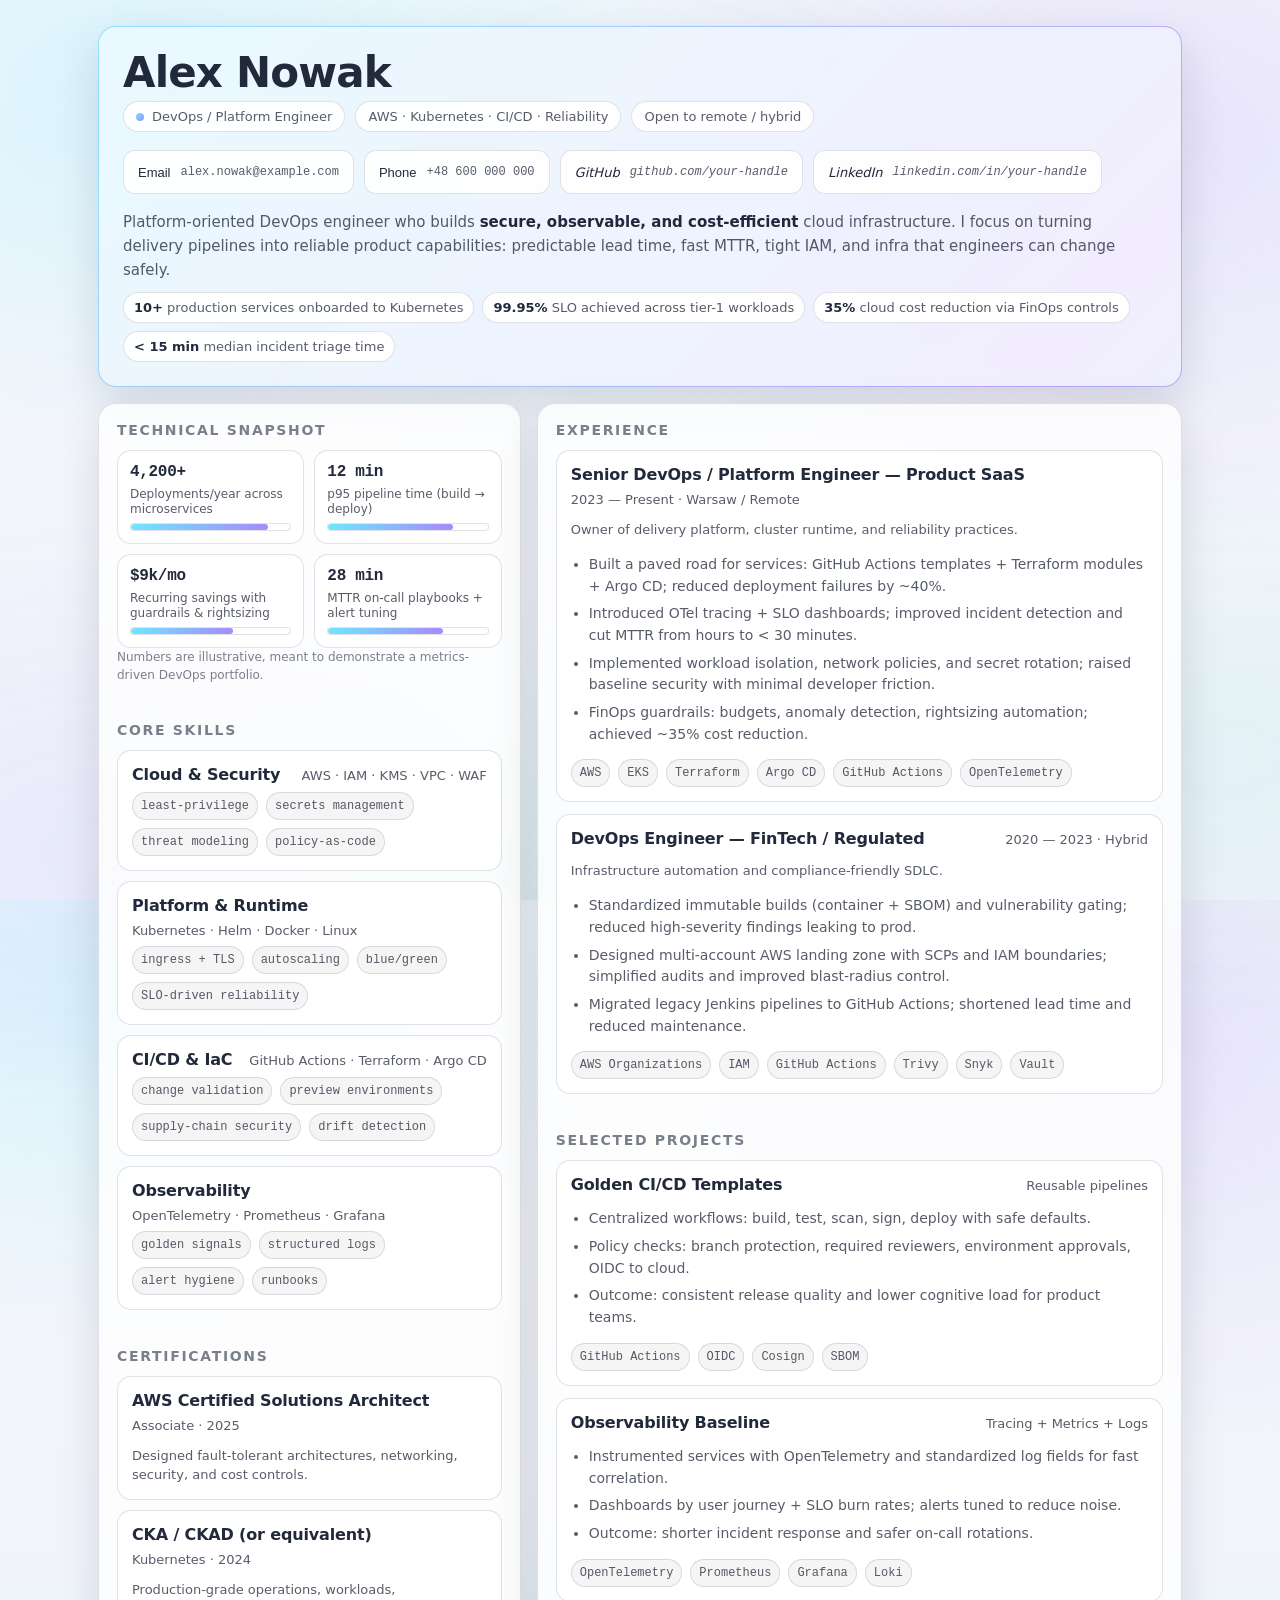
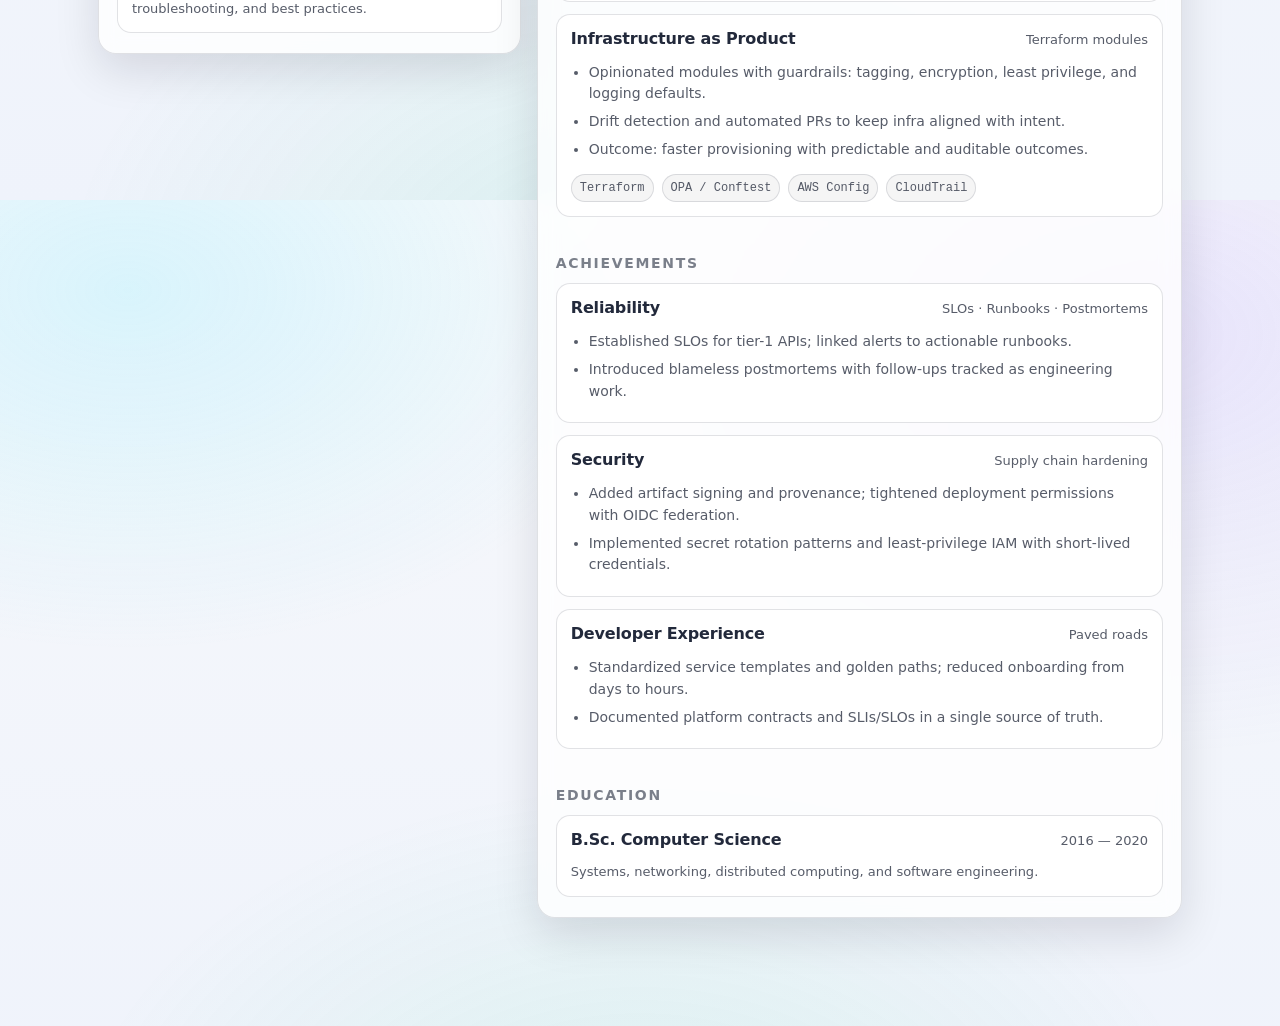
<file: gpt-5.2_initial.html>
<!doctype html>
<!--
  Single-file DevOps Engineer resume webpage.
  Replace the placeholder content (name, links, experience) with your own.
-->
<html lang="en">
  <head>
    <meta charset="utf-8" />
    <meta name="viewport" content="width=device-width, initial-scale=1" />
    <meta name="color-scheme" content="light dark" />
    <title>DevOps Engineer Resume — Single-file HTML</title>
    <meta
      name="description"
      content="DevOps Engineer resume: cloud infrastructure, CI/CD, platform engineering, reliability, and measurable outcomes." />

    <style>
      :root {
        --bg: #0b1020;
        --bg2: #070a14;
        --panel: rgba(255, 255, 255, 0.06);
        --panel2: rgba(255, 255, 255, 0.085);
        --border: rgba(255, 255, 255, 0.12);
        --text: rgba(255, 255, 255, 0.92);
        --muted: rgba(255, 255, 255, 0.7);
        --subtle: rgba(255, 255, 255, 0.55);
        --accent: #6ee7ff;
        --accent2: #a78bfa;
        --ok: #34d399;
        --warn: #fbbf24;
        --bad: #fb7185;
        --shadow: 0 18px 50px rgba(0, 0, 0, 0.45);
        --radius: 18px;
        --radius2: 14px;
        --max: 1120px;
        --focus: 0 0 0 3px rgba(110, 231, 255, 0.35), 0 0 0 1px rgba(110, 231, 255, 0.25) inset;
        --mono: ui-monospace, SFMono-Regular, Menlo, Monaco, Consolas, "Liberation Mono", "Courier New",
          monospace;
        --sans: ui-sans-serif, system-ui, -apple-system, Segoe UI, Roboto, Helvetica, Arial, "Apple Color Emoji",
          "Segoe UI Emoji";
      }

      @media (prefers-color-scheme: light) {
        :root {
          --bg: #f7f8fb;
          --bg2: #eff3fb;
          --panel: rgba(255, 255, 255, 0.8);
          --panel2: rgba(255, 255, 255, 0.92);
          --border: rgba(15, 23, 42, 0.12);
          --text: rgba(15, 23, 42, 0.92);
          --muted: rgba(15, 23, 42, 0.7);
          --subtle: rgba(15, 23, 42, 0.55);
          --shadow: 0 16px 46px rgba(2, 6, 23, 0.12);
          --focus: 0 0 0 3px rgba(2, 132, 199, 0.22), 0 0 0 1px rgba(2, 132, 199, 0.14) inset;
        }
      }

      * {
        box-sizing: border-box;
      }

      html {
        scroll-behavior: smooth;
      }

      html,
      body {
        height: 100%;
      }

      body {
        margin: 0;
        font-family: var(--sans);
        color: var(--text);
        position: relative;
        overflow-x: hidden;
        --mx: 50%;
        --my: 25%;
        background: radial-gradient(900px 600px at 10% 10%, rgba(110, 231, 255, 0.22), transparent 60%),
          radial-gradient(1000px 700px at 90% 15%, rgba(167, 139, 250, 0.18), transparent 60%),
          radial-gradient(1000px 700px at 50% 110%, rgba(52, 211, 153, 0.12), transparent 58%),
          linear-gradient(180deg, var(--bg), var(--bg2));
      }

      body::before {
        content: "";
        position: fixed;
        inset: -12% -10% -18% -10%;
        pointer-events: none;
        z-index: -1;
        opacity: 0.65;
        filter: blur(36px) saturate(1.08);
        transform: translate3d(0, 0, 0);
        background:
          radial-gradient(700px 520px at var(--mx) var(--my), rgba(110, 231, 255, 0.16), transparent 62%),
          radial-gradient(760px 540px at 14% 82%, rgba(167, 139, 250, 0.14), transparent 60%),
          radial-gradient(820px 520px at 88% 74%, rgba(52, 211, 153, 0.1), transparent 58%);
        animation: floatGlow 16s ease-in-out infinite;
      }

      body::after {
        content: "";
        position: fixed;
        inset: 0;
        pointer-events: none;
        z-index: -1;
        opacity: 0.22;
        background:
          radial-gradient(800px 500px at 15% 15%, rgba(255, 255, 255, 0.06), transparent 55%),
          linear-gradient(transparent, rgba(255, 255, 255, 0.02)),
          repeating-linear-gradient(
            90deg,
            rgba(255, 255, 255, 0.035) 0,
            rgba(255, 255, 255, 0.035) 1px,
            transparent 1px,
            transparent 56px
          ),
          repeating-linear-gradient(
            0deg,
            rgba(255, 255, 255, 0.026) 0,
            rgba(255, 255, 255, 0.026) 1px,
            transparent 1px,
            transparent 56px
          );
        -webkit-mask-image: radial-gradient(closest-side at 50% 30%, #000 0%, transparent 70%);
        mask-image: radial-gradient(closest-side at 50% 30%, #000 0%, transparent 70%);
        animation: gridDrift 28s linear infinite;
      }

      @keyframes floatGlow {
        0% {
          transform: translate3d(0, 0, 0) scale(1);
        }
        50% {
          transform: translate3d(0, -1.4%, 0) scale(1.02);
        }
        100% {
          transform: translate3d(0, 0, 0) scale(1);
        }
      }

      @keyframes gridDrift {
        0% {
          transform: translate3d(0, 0, 0);
        }
        100% {
          transform: translate3d(0, -32px, 0);
        }
      }

      a {
        color: inherit;
        text-decoration: none;
      }

      a:hover {
        text-decoration: underline;
        text-decoration-thickness: 2px;
        text-underline-offset: 3px;
      }

      :focus-visible {
        outline: none;
        box-shadow: var(--focus);
        border-radius: 10px;
      }

      .skip {
        position: absolute;
        left: 12px;
        top: 12px;
        padding: 10px 12px;
        border: 1px solid var(--border);
        background: var(--panel2);
        border-radius: 12px;
        transform: translateY(-140%);
        transition: transform 180ms ease;
        z-index: 50;
      }
      .skip:focus {
        transform: translateY(0);
      }

      .wrap {
        max-width: var(--max);
        margin: 0 auto;
        padding: 26px 18px 48px;
      }

      header {
        display: grid;
        grid-template-columns: 1fr;
        gap: 16px;
        padding: 22px;
        border: 1px solid transparent;
        background:
          linear-gradient(0deg, var(--panel), var(--panel)) padding-box,
          linear-gradient(135deg, rgba(110, 231, 255, 0.75), rgba(167, 139, 250, 0.72), rgba(52, 211, 153, 0.6))
            border-box;
        background-size: auto, 200% 200%;
        background-position: 0 0, 0% 50%;
        border-radius: var(--radius);
        box-shadow: var(--shadow);
        -webkit-backdrop-filter: blur(10px);
        backdrop-filter: blur(10px);
        position: relative;
        overflow: hidden;
        animation: borderShift 10s ease-in-out infinite;
      }

      header::after {
        content: "";
        position: absolute;
        inset: 0;
        pointer-events: none;
        background: linear-gradient(
          120deg,
          transparent 0%,
          rgba(255, 255, 255, 0.09) 18%,
          transparent 36%
        );
        transform: translateX(-45%);
        opacity: 0.55;
        animation: sheen 8.5s ease-in-out infinite;
      }

      @keyframes borderShift {
        0% {
          background-position: 0 0, 0% 50%;
        }
        50% {
          background-position: 0 0, 100% 50%;
        }
        100% {
          background-position: 0 0, 0% 50%;
        }
      }

      @keyframes sheen {
        0% {
          transform: translateX(-55%);
        }
        55% {
          transform: translateX(115%);
        }
        100% {
          transform: translateX(115%);
        }
      }

      .topline {
        display: flex;
        align-items: flex-start;
        justify-content: space-between;
        gap: 18px;
        flex-wrap: wrap;
      }

      .name {
        display: grid;
        gap: 6px;
        min-width: 280px;
      }

      .name h1 {
        margin: 0;
        font-size: clamp(28px, 2.4vw + 16px, 42px);
        line-height: 1.05;
        letter-spacing: -0.02em;
      }

      .role {
        display: flex;
        flex-wrap: wrap;
        gap: 10px;
        align-items: center;
        color: var(--muted);
        font-size: 14px;
      }

      .pill {
        display: inline-flex;
        align-items: center;
        gap: 8px;
        padding: 8px 12px;
        border: 1px solid var(--border);
        background: var(--panel2);
        border-radius: 999px;
        font-size: 13px;
        line-height: 1;
        white-space: nowrap;
      }

      .pill .dot {
        width: 8px;
        height: 8px;
        border-radius: 50%;
        background: linear-gradient(135deg, var(--accent), var(--accent2));
        box-shadow: 0 0 0 2px rgba(255, 255, 255, 0.08);
      }

      .contact {
        display: flex;
        gap: 10px;
        flex-wrap: wrap;
        justify-content: flex-end;
      }

      .btn {
        border: 1px solid var(--border);
        background: var(--panel2);
        color: var(--text);
        padding: 12px 14px;
        border-radius: 12px;
        display: inline-flex;
        gap: 10px;
        align-items: center;
        font-size: 13px;
        cursor: pointer;
        min-height: 44px;
        transition: transform 120ms ease, background 120ms ease, box-shadow 120ms ease;
      }
      .btn:hover {
        transform: translateY(-1px);
        background: color-mix(in oklab, var(--panel2), rgba(110, 231, 255, 0.06) 40%);
        box-shadow: 0 10px 28px rgba(0, 0, 0, 0.18);
      }
      .btn:active {
        transform: translateY(0);
      }

      .btn code {
        font-family: var(--mono);
        font-size: 12px;
        color: var(--muted);
      }

      .kicker {
        display: grid;
        gap: 10px;
      }

      .summary {
        margin: 0;
        font-size: 15px;
        line-height: 1.6;
        color: var(--muted);
      }

      .summary strong {
        color: var(--text);
        font-weight: 650;
      }

      .grid {
        display: grid;
        grid-template-columns: 1fr;
        gap: 16px;
        margin-top: 16px;
      }

      @media (min-width: 960px) {
        header {
          padding: 24px;
        }
        .grid {
          grid-template-columns: 0.95fr 1.45fr;
          align-items: start;
        }
      }

      .panel {
        border: 1px solid var(--border);
        background: var(--panel);
        border-radius: var(--radius);
        box-shadow: var(--shadow);
        -webkit-backdrop-filter: blur(10px);
        backdrop-filter: blur(10px);
        position: relative;
        overflow: hidden;
      }

      .panel::after {
        content: "";
        position: absolute;
        inset: -60% -50% auto -50%;
        height: 220px;
        pointer-events: none;
        opacity: 0.14;
        transform: translate3d(0, 0, 0);
        background: radial-gradient(closest-side at 50% 50%, rgba(110, 231, 255, 0.18), transparent 70%);
      }

      .panel .inner {
        padding: 18px;
      }
      @media (min-width: 960px) {
        .panel .inner {
          padding: 18px 18px 20px;
        }
      }

      h2 {
        margin: 0 0 12px;
        font-size: 14px;
        letter-spacing: 0.12em;
        text-transform: uppercase;
        color: var(--subtle);
      }

      h3 {
        margin: 0;
        font-size: 16px;
        letter-spacing: -0.01em;
      }

      .sub {
        margin: 6px 0 0;
        color: var(--muted);
        font-size: 13px;
        line-height: 1.45;
      }

      .list {
        display: grid;
        gap: 10px;
        margin: 0;
        padding: 0;
        list-style: none;
      }

      .chiprow {
        display: flex;
        flex-wrap: wrap;
        gap: 8px;
      }

      .chip {
        border: 1px solid var(--border);
        background: var(--panel2);
        border-radius: 999px;
        padding: 8px 10px;
        font-size: 13px;
        line-height: 1;
        color: var(--muted);
        transition: transform 140ms ease, background 140ms ease;
      }

      .chip:hover {
        transform: translateY(-1px);
        background: color-mix(in oklab, var(--panel2), rgba(167, 139, 250, 0.06) 40%);
      }

      .chip strong {
        color: var(--text);
        font-weight: 650;
      }

      .metrics {
        display: grid;
        grid-template-columns: repeat(2, minmax(0, 1fr));
        gap: 10px;
      }

      .metric {
        border: 1px solid var(--border);
        background: var(--panel2);
        border-radius: var(--radius2);
        padding: 12px;
        display: grid;
        gap: 6px;
        transition: transform 160ms ease, box-shadow 160ms ease, border-color 160ms ease;
      }

      .metric:hover {
        transform: translateY(-2px);
        border-color: rgba(110, 231, 255, 0.28);
        box-shadow: 0 14px 34px rgba(0, 0, 0, 0.22);
      }

      .metric .v {
        font-family: var(--mono);
        font-size: 16px;
        font-weight: 700;
        letter-spacing: -0.02em;
      }
      .metric .k {
        font-size: 12px;
        color: var(--muted);
        line-height: 1.25;
      }

      .spark {
        height: 8px;
        border-radius: 999px;
        border: 1px solid var(--border);
        background: linear-gradient(90deg, rgba(255, 255, 255, 0.12), rgba(255, 255, 255, 0.04));
        overflow: hidden;
      }
      .spark > span {
        display: block;
        height: 100%;
        border-radius: 999px;
        background: linear-gradient(90deg, var(--accent), var(--accent2));
        width: 0;
        transition: width 900ms cubic-bezier(0.2, 0.7, 0.2, 1);
      }

      .timeline {
        display: grid;
        gap: 12px;
      }

      .entry {
        border: 1px solid var(--border);
        background: var(--panel2);
        border-radius: var(--radius2);
        padding: 14px;
        display: grid;
        gap: 8px;
        position: relative;
        overflow: hidden;
        transition: transform 160ms ease, box-shadow 160ms ease, border-color 160ms ease;
      }

      .entry::before {
        content: "";
        position: absolute;
        inset: 0;
        pointer-events: none;
        opacity: 0;
        background: radial-gradient(420px 240px at 20% 10%, rgba(110, 231, 255, 0.14), transparent 60%);
        transition: opacity 180ms ease;
      }

      .entry:hover {
        transform: translateY(-2px);
        border-color: rgba(110, 231, 255, 0.22);
        box-shadow: 0 14px 34px rgba(0, 0, 0, 0.22);
      }

      .entry:hover::before {
        opacity: 1;
      }

      .reveal {
        opacity: 0;
        transform: translateY(14px);
        filter: blur(1px);
      }

      .reveal:focus-within {
        opacity: 1;
        transform: none;
        filter: none;
      }

      .reveal.in {
        opacity: 1;
        transform: none;
        filter: none;
        transition: opacity 650ms ease, transform 650ms ease, filter 650ms ease;
      }

      .entry .hdr {
        display: flex;
        align-items: baseline;
        justify-content: space-between;
        flex-wrap: wrap;
        gap: 8px;
      }

      .meta {
        color: var(--muted);
        font-size: 13px;
      }

      .bullets {
        margin: 0;
        padding-left: 18px;
        color: var(--muted);
        line-height: 1.55;
        font-size: 14px;
      }
      .bullets li {
        margin: 6px 0;
      }

      .tagline {
        display: flex;
        gap: 8px;
        flex-wrap: wrap;
      }

      .tag {
        font-family: var(--mono);
        font-size: 12px;
        color: var(--muted);
        border: 1px solid var(--border);
        background: rgba(0, 0, 0, 0.08);
        border-radius: 999px;
        padding: 6px 8px;
      }
      @media (prefers-color-scheme: light) {
        .tag {
          background: rgba(2, 6, 23, 0.04);
        }
      }

      .note {
        margin: 0;
        color: var(--subtle);
        font-size: 12px;
        line-height: 1.5;
      }

      footer {
        margin-top: 16px;
        padding: 12px 14px;
        border: 1px solid var(--border);
        background: var(--panel);
        border-radius: 14px;
        color: var(--subtle);
        font-size: 12px;
        line-height: 1.5;
      }

      .toast {
        position: fixed;
        left: 50%;
        bottom: 18px;
        transform: translateX(-50%);
        background: color-mix(in oklab, var(--panel2), rgba(0, 0, 0, 0.08) 35%);
        border: 1px solid var(--border);
        color: var(--text);
        padding: 10px 12px;
        border-radius: 999px;
        font-size: 13px;
        box-shadow: var(--shadow);
        opacity: 0;
        pointer-events: none;
        transition: opacity 180ms ease, transform 180ms ease;
        z-index: 100;
      }
      .toast.show {
        opacity: 1;
        transform: translateX(-50%) translateY(-4px);
      }

      @media (prefers-reduced-motion: reduce) {
        * {
          scroll-behavior: auto !important;
          transition: none !important;
          animation: none !important;
        }

        body::before,
        body::after,
        header::after {
          display: none !important;
        }

        .reveal {
          opacity: 1 !important;
          transform: none !important;
          filter: none !important;
        }
      }

      @media (prefers-contrast: more) {
        :root {
          --border: rgba(255, 255, 255, 0.22);
        }

        @media (prefers-color-scheme: light) {
          :root {
            --border: rgba(15, 23, 42, 0.22);
            --muted: rgba(15, 23, 42, 0.78);
            --subtle: rgba(15, 23, 42, 0.68);
          }
        }

        .bullets,
        .summary,
        .sub {
          color: var(--text);
        }
      }

      @media (forced-colors: active) {
        body {
          background: Canvas !important;
          color: CanvasText !important;
        }

        body::before,
        body::after,
        header::after {
          display: none !important;
        }

        header,
        .panel,
        footer,
        .entry,
        .metric,
        .chip,
        .btn {
          background: Canvas !important;
          border-color: CanvasText !important;
          box-shadow: none !important;
          -webkit-backdrop-filter: none !important;
          backdrop-filter: none !important;
        }

        .tag {
          background: Canvas !important;
          border-color: CanvasText !important;
          color: CanvasText !important;
        }

        :focus-visible {
          outline: 2px solid Highlight;
          outline-offset: 2px;
          box-shadow: none;
        }
      }

      @media print {
        body {
          background: #fff !important;
          color: #000 !important;
        }
        body::before,
        body::after,
        header::after {
          display: none !important;
        }

        .reveal {
          opacity: 1 !important;
          transform: none !important;
          filter: none !important;
        }
        .panel,
        header,
        footer {
          box-shadow: none !important;
          -webkit-backdrop-filter: none !important;
          backdrop-filter: none !important;
          background: #fff !important;
          border-color: #ccc !important;
        }
        .btn,
        .toast,
        .spark {
          display: none !important;
        }
        a {
          text-decoration: none !important;
        }
        .tag {
          background: #f3f4f6 !important;
          border-color: #ddd !important;
          color: #111 !important;
        }
      }
    </style>
  </head>

  <body>
    <a class="skip" href="#main">Skip to content</a>

    <div class="wrap">
      <header aria-label="Resume header">
        <div class="topline">
          <div class="name">
            <h1>Alex Nowak</h1>
            <div class="role">
              <span class="pill"><span class="dot" aria-hidden="true"></span>DevOps / Platform Engineer</span>
              <span class="pill" title="Primary focus areas">AWS · Kubernetes · CI/CD · Reliability</span>
              <span class="pill" title="Work preference">Open to remote / hybrid</span>
            </div>
          </div>

          <address class="contact" aria-label="Contact actions">
            <button class="btn" type="button" data-copy="alex.nowak@example.com" aria-label="Copy email address">
              <span aria-hidden="true">Email</span><code>alex.nowak@example.com</code>
            </button>
            <button class="btn" type="button" data-copy="+48 600 000 000" aria-label="Copy phone number">
              <span aria-hidden="true">Phone</span><code>+48 600 000 000</code>
            </button>
            <a
              class="btn"
              href="https://github.com/"
              target="_blank"
              rel="noreferrer noopener"
              aria-label="Open GitHub profile (opens in a new tab)">
              <span aria-hidden="true">GitHub</span><code>github.com/your-handle</code>
            </a>
            <a
              class="btn"
              href="https://www.linkedin.com/"
              target="_blank"
              rel="noreferrer noopener"
              aria-label="Open LinkedIn profile (opens in a new tab)">
              <span aria-hidden="true">LinkedIn</span><code>linkedin.com/in/your-handle</code>
            </a>
          </address>
        </div>

        <div class="kicker">
          <p class="summary" id="content">
            Platform-oriented DevOps engineer who builds <strong>secure, observable, and cost-efficient</strong> cloud
            infrastructure. I focus on turning delivery pipelines into reliable product capabilities: predictable lead
            time, fast MTTR, tight IAM, and infra that engineers can change safely.
          </p>

          <div class="chiprow" aria-label="Highlights">
            <span class="chip"><strong>10+</strong> production services onboarded to Kubernetes</span>
            <span class="chip"><strong>99.95%</strong> SLO achieved across tier-1 workloads</span>
            <span class="chip"><strong>35%</strong> cloud cost reduction via FinOps controls</span>
            <span class="chip"><strong>&lt; 15 min</strong> median incident triage time</span>
          </div>
        </div>
      </header>

      <main id="main" class="grid" aria-label="Resume content" tabindex="-1">
        <section class="panel" aria-label="Left column">
          <div class="inner">
            <h2>Technical Snapshot</h2>

            <div class="metrics" id="metrics" aria-label="Key metrics">
              <div class="metric" data-metric>
                <div class="v" data-count="4200" data-suffix="+" data-duration="1100">0</div>
                <div class="k">Deployments/year across microservices</div>
                <div class="spark" aria-hidden="true"><span data-spark="86"></span></div>
              </div>
              <div class="metric" data-metric>
                <div class="v" data-count="12" data-suffix=" min" data-duration="900">0</div>
                <div class="k">p95 pipeline time (build → deploy)</div>
                <div class="spark" aria-hidden="true"><span data-spark="78"></span></div>
              </div>
              <div class="metric" data-metric>
                <div class="v" data-count="9" data-prefix="$" data-suffix="k/mo" data-duration="1000">0</div>
                <div class="k">Recurring savings with guardrails &amp; rightsizing</div>
                <div class="spark" aria-hidden="true"><span data-spark="64"></span></div>
              </div>
              <div class="metric" data-metric>
                <div class="v" data-count="28" data-suffix=" min" data-duration="950">0</div>
                <div class="k">MTTR on-call playbooks + alert tuning</div>
                <div class="spark" aria-hidden="true"><span data-spark="72"></span></div>
              </div>
            </div>

            <p class="note">
              Numbers are illustrative, meant to demonstrate a metrics-driven DevOps portfolio.
            </p>
          </div>

          <div class="inner">
            <h2>Core Skills</h2>
            <ul class="list" aria-label="Core skills list">
              <li class="entry">
                <div class="hdr">
                  <h3>Cloud &amp; Security</h3>
                  <div class="meta">AWS · IAM · KMS · VPC · WAF</div>
                </div>
                <div class="tagline" aria-label="Cloud skills">
                  <span class="tag">least-privilege</span>
                  <span class="tag">secrets management</span>
                  <span class="tag">threat modeling</span>
                  <span class="tag">policy-as-code</span>
                </div>
              </li>

              <li class="entry">
                <div class="hdr">
                  <h3>Platform &amp; Runtime</h3>
                  <div class="meta">Kubernetes · Helm · Docker · Linux</div>
                </div>
                <div class="tagline" aria-label="Platform skills">
                  <span class="tag">ingress + TLS</span>
                  <span class="tag">autoscaling</span>
                  <span class="tag">blue/green</span>
                  <span class="tag">SLO-driven reliability</span>
                </div>
              </li>

              <li class="entry">
                <div class="hdr">
                  <h3>CI/CD &amp; IaC</h3>
                  <div class="meta">GitHub Actions · Terraform · Argo CD</div>
                </div>
                <div class="tagline" aria-label="Automation skills">
                  <span class="tag">change validation</span>
                  <span class="tag">preview environments</span>
                  <span class="tag">supply-chain security</span>
                  <span class="tag">drift detection</span>
                </div>
              </li>

              <li class="entry">
                <div class="hdr">
                  <h3>Observability</h3>
                  <div class="meta">OpenTelemetry · Prometheus · Grafana</div>
                </div>
                <div class="tagline" aria-label="Observability skills">
                  <span class="tag">golden signals</span>
                  <span class="tag">structured logs</span>
                  <span class="tag">alert hygiene</span>
                  <span class="tag">runbooks</span>
                </div>
              </li>
            </ul>
          </div>

          <div class="inner">
            <h2>Certifications</h2>
            <ul class="list" aria-label="Certifications">
              <li class="entry">
                <div class="hdr">
                  <h3>AWS Certified Solutions Architect</h3>
                  <div class="meta">Associate · 2025</div>
                </div>
                <p class="sub">Designed fault-tolerant architectures, networking, security, and cost controls.</p>
              </li>
              <li class="entry">
                <div class="hdr">
                  <h3>CKA / CKAD (or equivalent)</h3>
                  <div class="meta">Kubernetes · 2024</div>
                </div>
                <p class="sub">Production-grade operations, workloads, troubleshooting, and best practices.</p>
              </li>
            </ul>
          </div>
        </section>

        <section class="panel" aria-label="Right column">
          <div class="inner">
            <h2>Experience</h2>
            <div class="timeline" aria-label="Experience timeline">
              <article class="entry">
                <div class="hdr">
                  <h3>Senior DevOps / Platform Engineer — Product SaaS</h3>
                  <div class="meta">2023 — Present · Warsaw / Remote</div>
                </div>
                <p class="sub">Owner of delivery platform, cluster runtime, and reliability practices.</p>
                <ul class="bullets">
                  <li>
                    Built a paved road for services: GitHub Actions templates + Terraform modules + Argo CD;
                    reduced deployment failures by ~40%.
                  </li>
                  <li>
                    Introduced OTel tracing + SLO dashboards; improved incident detection and cut MTTR from hours to
                    &lt; 30 minutes.
                  </li>
                  <li>
                    Implemented workload isolation, network policies, and secret rotation; raised baseline security
                    with minimal developer friction.
                  </li>
                  <li>
                    FinOps guardrails: budgets, anomaly detection, rightsizing automation; achieved ~35% cost reduction.
                  </li>
                </ul>
                <div class="tagline" aria-label="Tech used">
                  <span class="tag">AWS</span>
                  <span class="tag">EKS</span>
                  <span class="tag">Terraform</span>
                  <span class="tag">Argo CD</span>
                  <span class="tag">GitHub Actions</span>
                  <span class="tag">OpenTelemetry</span>
                </div>
              </article>

              <article class="entry">
                <div class="hdr">
                  <h3>DevOps Engineer — FinTech / Regulated</h3>
                  <div class="meta">2020 — 2023 · Hybrid</div>
                </div>
                <p class="sub">Infrastructure automation and compliance-friendly SDLC.</p>
                <ul class="bullets">
                  <li>
                    Standardized immutable builds (container + SBOM) and vulnerability gating; reduced high-severity
                    findings leaking to prod.
                  </li>
                  <li>
                    Designed multi-account AWS landing zone with SCPs and IAM boundaries; simplified audits and
                    improved blast-radius control.
                  </li>
                  <li>
                    Migrated legacy Jenkins pipelines to GitHub Actions; shortened lead time and reduced maintenance.
                  </li>
                </ul>
                <div class="tagline" aria-label="Tech used">
                  <span class="tag">AWS Organizations</span>
                  <span class="tag">IAM</span>
                  <span class="tag">GitHub Actions</span>
                  <span class="tag">Trivy</span>
                  <span class="tag">Snyk</span>
                  <span class="tag">Vault</span>
                </div>
              </article>
            </div>
          </div>

          <div class="inner">
            <h2>Selected Projects</h2>
            <div class="timeline" aria-label="Projects">
              <article class="entry">
                <div class="hdr">
                  <h3>Golden CI/CD Templates</h3>
                  <div class="meta">Reusable pipelines</div>
                </div>
                <ul class="bullets">
                  <li>Centralized workflows: build, test, scan, sign, deploy with safe defaults.</li>
                  <li>Policy checks: branch protection, required reviewers, environment approvals, OIDC to cloud.</li>
                  <li>Outcome: consistent release quality and lower cognitive load for product teams.</li>
                </ul>
                <div class="tagline" aria-label="Project tech">
                  <span class="tag">GitHub Actions</span>
                  <span class="tag">OIDC</span>
                  <span class="tag">Cosign</span>
                  <span class="tag">SBOM</span>
                </div>
              </article>

              <article class="entry">
                <div class="hdr">
                  <h3>Observability Baseline</h3>
                  <div class="meta">Tracing + Metrics + Logs</div>
                </div>
                <ul class="bullets">
                  <li>Instrumented services with OpenTelemetry and standardized log fields for fast correlation.</li>
                  <li>Dashboards by user journey + SLO burn rates; alerts tuned to reduce noise.</li>
                  <li>Outcome: shorter incident response and safer on-call rotations.</li>
                </ul>
                <div class="tagline" aria-label="Project tech">
                  <span class="tag">OpenTelemetry</span>
                  <span class="tag">Prometheus</span>
                  <span class="tag">Grafana</span>
                  <span class="tag">Loki</span>
                </div>
              </article>

              <article class="entry">
                <div class="hdr">
                  <h3>Infrastructure as Product</h3>
                  <div class="meta">Terraform modules</div>
                </div>
                <ul class="bullets">
                  <li>Opinionated modules with guardrails: tagging, encryption, least privilege, and logging defaults.</li>
                  <li>Drift detection and automated PRs to keep infra aligned with intent.</li>
                  <li>Outcome: faster provisioning with predictable and auditable outcomes.</li>
                </ul>
                <div class="tagline" aria-label="Project tech">
                  <span class="tag">Terraform</span>
                  <span class="tag">OPA / Conftest</span>
                  <span class="tag">AWS Config</span>
                  <span class="tag">CloudTrail</span>
                </div>
              </article>
            </div>
          </div>

          <div class="inner">
            <h2>Achievements</h2>
            <div class="timeline" aria-label="Achievements">
              <article class="entry">
                <div class="hdr">
                  <h3>Reliability</h3>
                  <div class="meta">SLOs · Runbooks · Postmortems</div>
                </div>
                <ul class="bullets">
                  <li>Established SLOs for tier-1 APIs; linked alerts to actionable runbooks.</li>
                  <li>Introduced blameless postmortems with follow-ups tracked as engineering work.</li>
                </ul>
              </article>

              <article class="entry">
                <div class="hdr">
                  <h3>Security</h3>
                  <div class="meta">Supply chain hardening</div>
                </div>
                <ul class="bullets">
                  <li>Added artifact signing and provenance; tightened deployment permissions with OIDC federation.</li>
                  <li>Implemented secret rotation patterns and least-privilege IAM with short-lived credentials.</li>
                </ul>
              </article>

              <article class="entry">
                <div class="hdr">
                  <h3>Developer Experience</h3>
                  <div class="meta">Paved roads</div>
                </div>
                <ul class="bullets">
                  <li>Standardized service templates and golden paths; reduced onboarding from days to hours.</li>
                  <li>Documented platform contracts and SLIs/SLOs in a single source of truth.</li>
                </ul>
              </article>
            </div>
          </div>

          <div class="inner">
            <h2>Education</h2>
            <div class="timeline" aria-label="Education">
              <article class="entry">
                <div class="hdr">
                  <h3>B.Sc. Computer Science</h3>
                  <div class="meta">2016 — 2020</div>
                </div>
                <p class="sub">Systems, networking, distributed computing, and software engineering.</p>
              </article>
            </div>
          </div>
        </section>
      </main>

      <footer aria-label="Footer">
        <div>
          Tip: open this file in a browser or use VS Code “Open with Live Server”.
          <span aria-hidden="true">·</span>
          <span id="year"></span>
        </div>
      </footer>
    </div>

    <output class="toast" aria-live="polite" aria-atomic="true" id="toast"></output>

    <script>
      (function () {
        "use strict";

        const toastEl = document.getElementById("toast");
        const yearEl = document.getElementById("year");

        function showToast(message) {
          if (!toastEl) return;
          toastEl.textContent = message;
          toastEl.classList.add("show");
          globalThis.clearTimeout(showToast._t);
          showToast._t = globalThis.setTimeout(() => toastEl.classList.remove("show"), 1600);
        }

        async function copyText(value) {
          try {
            if (navigator.clipboard?.writeText) {
              await navigator.clipboard.writeText(value);
            } else {
              const t = document.createElement("textarea");
              t.value = value;
              t.setAttribute("readonly", "");
              t.style.position = "fixed";
              t.style.left = "-9999px";
              document.body.appendChild(t);
              t.select();
              document.execCommand("copy");
              t.remove();
            }
            showToast("Copied: " + value);
          } catch {
            showToast("Copy failed");
          }
        }

        // Copy buttons
        document.addEventListener("click", (e) => {
          const target = e.target instanceof Element ? e.target.closest("[data-copy]") : null;
          if (!target) return;
          const value = target instanceof HTMLElement ? target.dataset.copy : null;
          if (!value) return;
          copyText(value);
        });

        if (yearEl) {
          yearEl.textContent = "© " + new Date().getFullYear() + " — Single-file resume";
        }

        // Animate metric counters + sparklines when in view (respects reduced motion).
        const prefersReducedMotion = globalThis.matchMedia?.("(prefers-reduced-motion: reduce)")?.matches;
        const metrics = Array.from(document.querySelectorAll("[data-metric]"));

        // Epic-but-tasteful: cursor spotlight on capable pointers.
        if (!prefersReducedMotion && globalThis.matchMedia?.("(pointer: fine)")?.matches) {
          let raf = 0;
          const update = (x, y) => {
            document.body.style.setProperty("--mx", x.toFixed(2) + "%");
            document.body.style.setProperty("--my", y.toFixed(2) + "%");
          };
          update(50, 25);

          document.addEventListener(
            "pointermove",
            (e) => {
              if (raf) return;
              raf = requestAnimationFrame(() => {
                raf = 0;
                const vw = Math.max(1, document.documentElement.clientWidth);
                const vh = Math.max(1, document.documentElement.clientHeight);
                update((e.clientX / vw) * 100, (e.clientY / vh) * 100);
              });
            },
            { passive: true }
          );
        }

        // Scroll reveal for sections/cards.
        const revealTargets = Array.from(
          document.querySelectorAll("header, .panel, footer, .entry, .metric")
        ).filter((el) => el instanceof HTMLElement);

        for (const el of revealTargets) {
          el.classList.add("reveal");
        }

        function formatNumber(n) {
          // Keep it readable at-a-glance (4,200 not 4200)
          return new Intl.NumberFormat(undefined, { maximumFractionDigits: 0 }).format(n);
        }

        function animateCount(el) {
          const countTo = Number(el.dataset.count) || 0;
          const prefix = el.dataset.prefix || "";
          const suffix = el.dataset.suffix || "";
          const duration = Math.max(200, Number(el.dataset.duration) || 900);

          if (prefersReducedMotion) {
            el.textContent = prefix + formatNumber(countTo) + suffix;
            return;
          }

          const start = performance.now();
          function tick(now) {
            const t = Math.min(1, (now - start) / duration);
            const eased = 1 - Math.pow(1 - t, 3);
            const value = Math.round(countTo * eased);
            el.textContent = prefix + formatNumber(value) + suffix;
            if (t < 1) requestAnimationFrame(tick);
          }
          requestAnimationFrame(tick);
        }

        function animateSparks(container) {
          const sparks = container.querySelectorAll("[data-spark]");
          for (const s of sparks) {
            const pct = Math.max(0, Math.min(100, Number(s.dataset.spark) || 0));
            s.style.width = pct + "%";
          }
        }

        function runAnimationsOnce() {
          for (const card of metrics) {
            const v = card.querySelector("[data-count]");
            if (v && !(v instanceof HTMLElement)) continue;
            if (v && !v.dataset.done) {
              v.dataset.done = "1";
              animateCount(v);
            }
            animateSparks(card);
          }
        }

        if (metrics.length === 0) return;
        if (prefersReducedMotion || !("IntersectionObserver" in globalThis)) {
          for (const el of revealTargets) {
            el.classList.add("in");
          }
          runAnimationsOnce();
          return;
        }

        const revealIo = new IntersectionObserver(
          (entries) => {
            for (const entry of entries) {
              if (!entry.isIntersecting) continue;
              const el = entry.target;
              if (el instanceof HTMLElement) {
                el.classList.add("in");
              }
              revealIo.unobserve(el);
            }
          },
          { threshold: 0.14, rootMargin: "0px 0px -8% 0px" }
        );

        for (const el of revealTargets) {
          revealIo.observe(el);
        }

        const io = new IntersectionObserver(
          (entries) => {
            for (const entry of entries) {
              if (entry.isIntersecting) {
                runAnimationsOnce();
                io.disconnect();
                break;
              }
            }
          },
          { threshold: 0.25 }
        );
        io.observe(document.getElementById("metrics"));
      })();
    </script>
  </body>
</html>
</file>
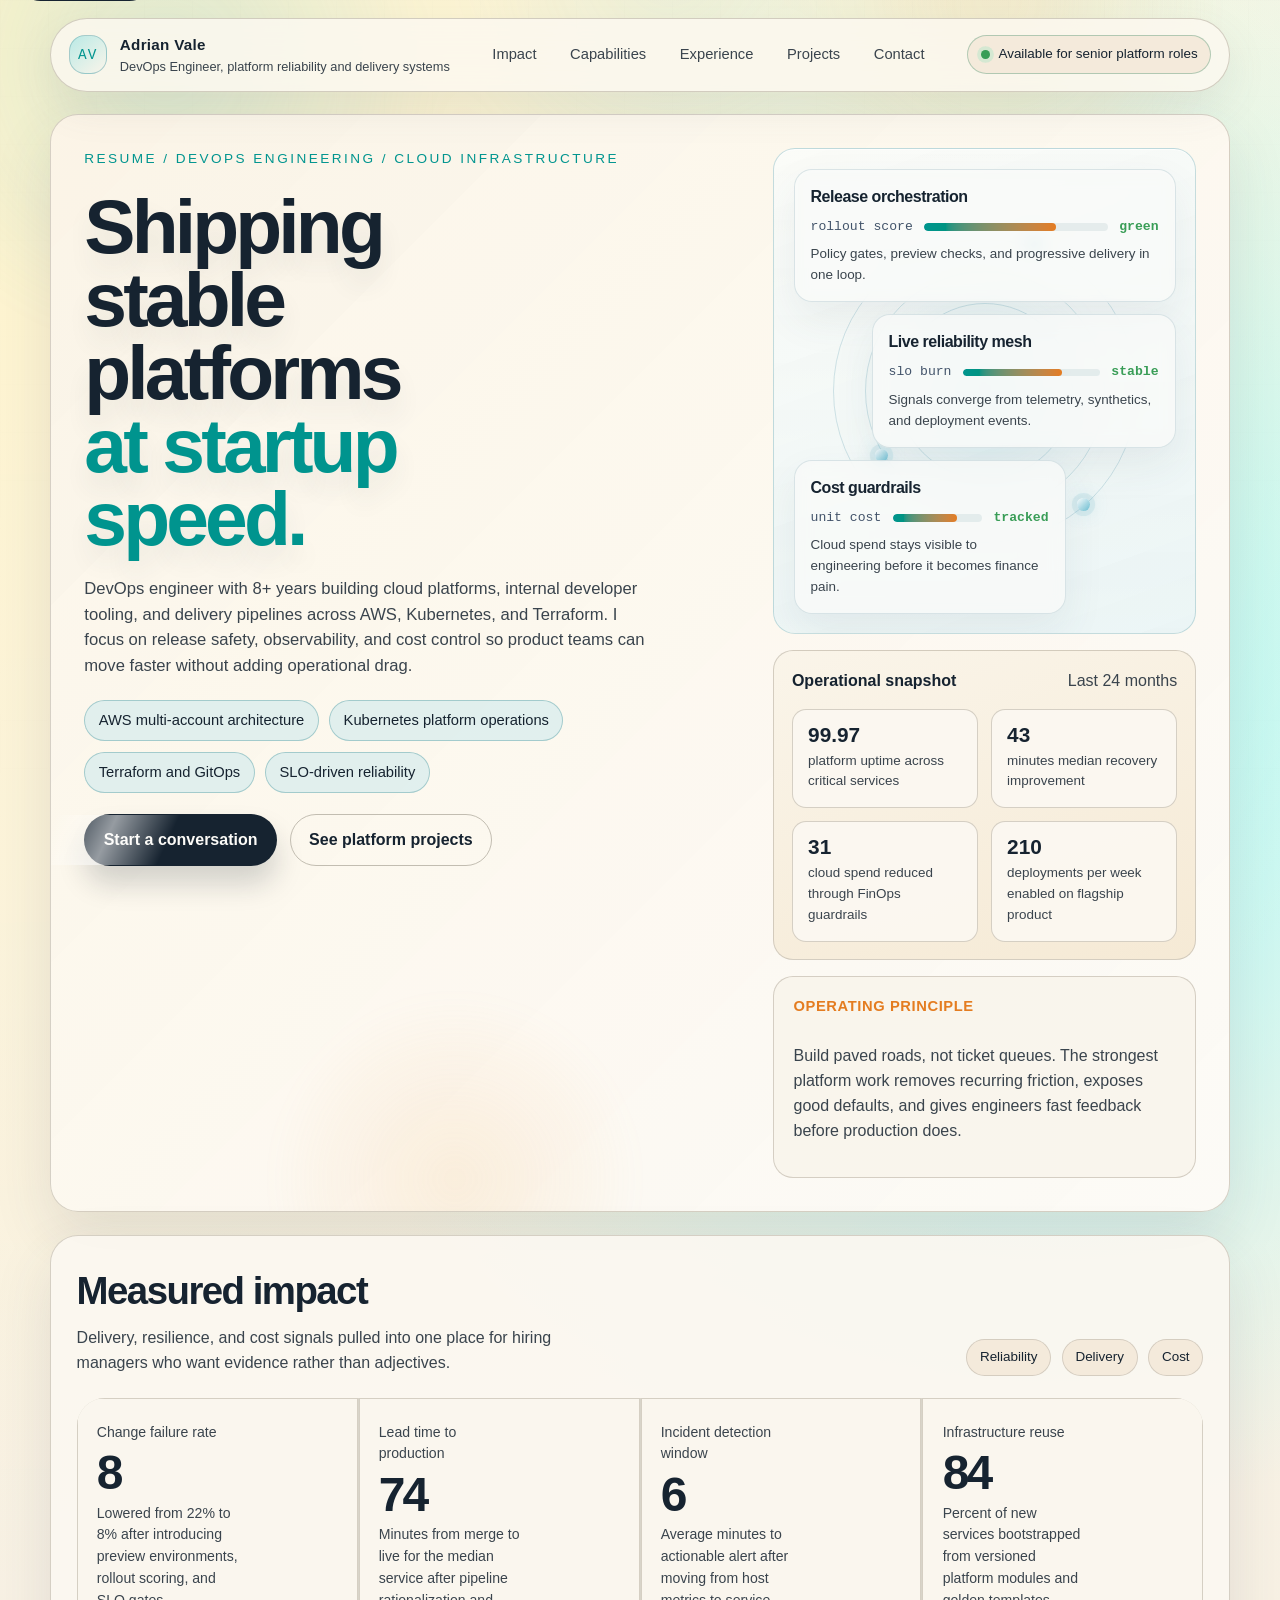
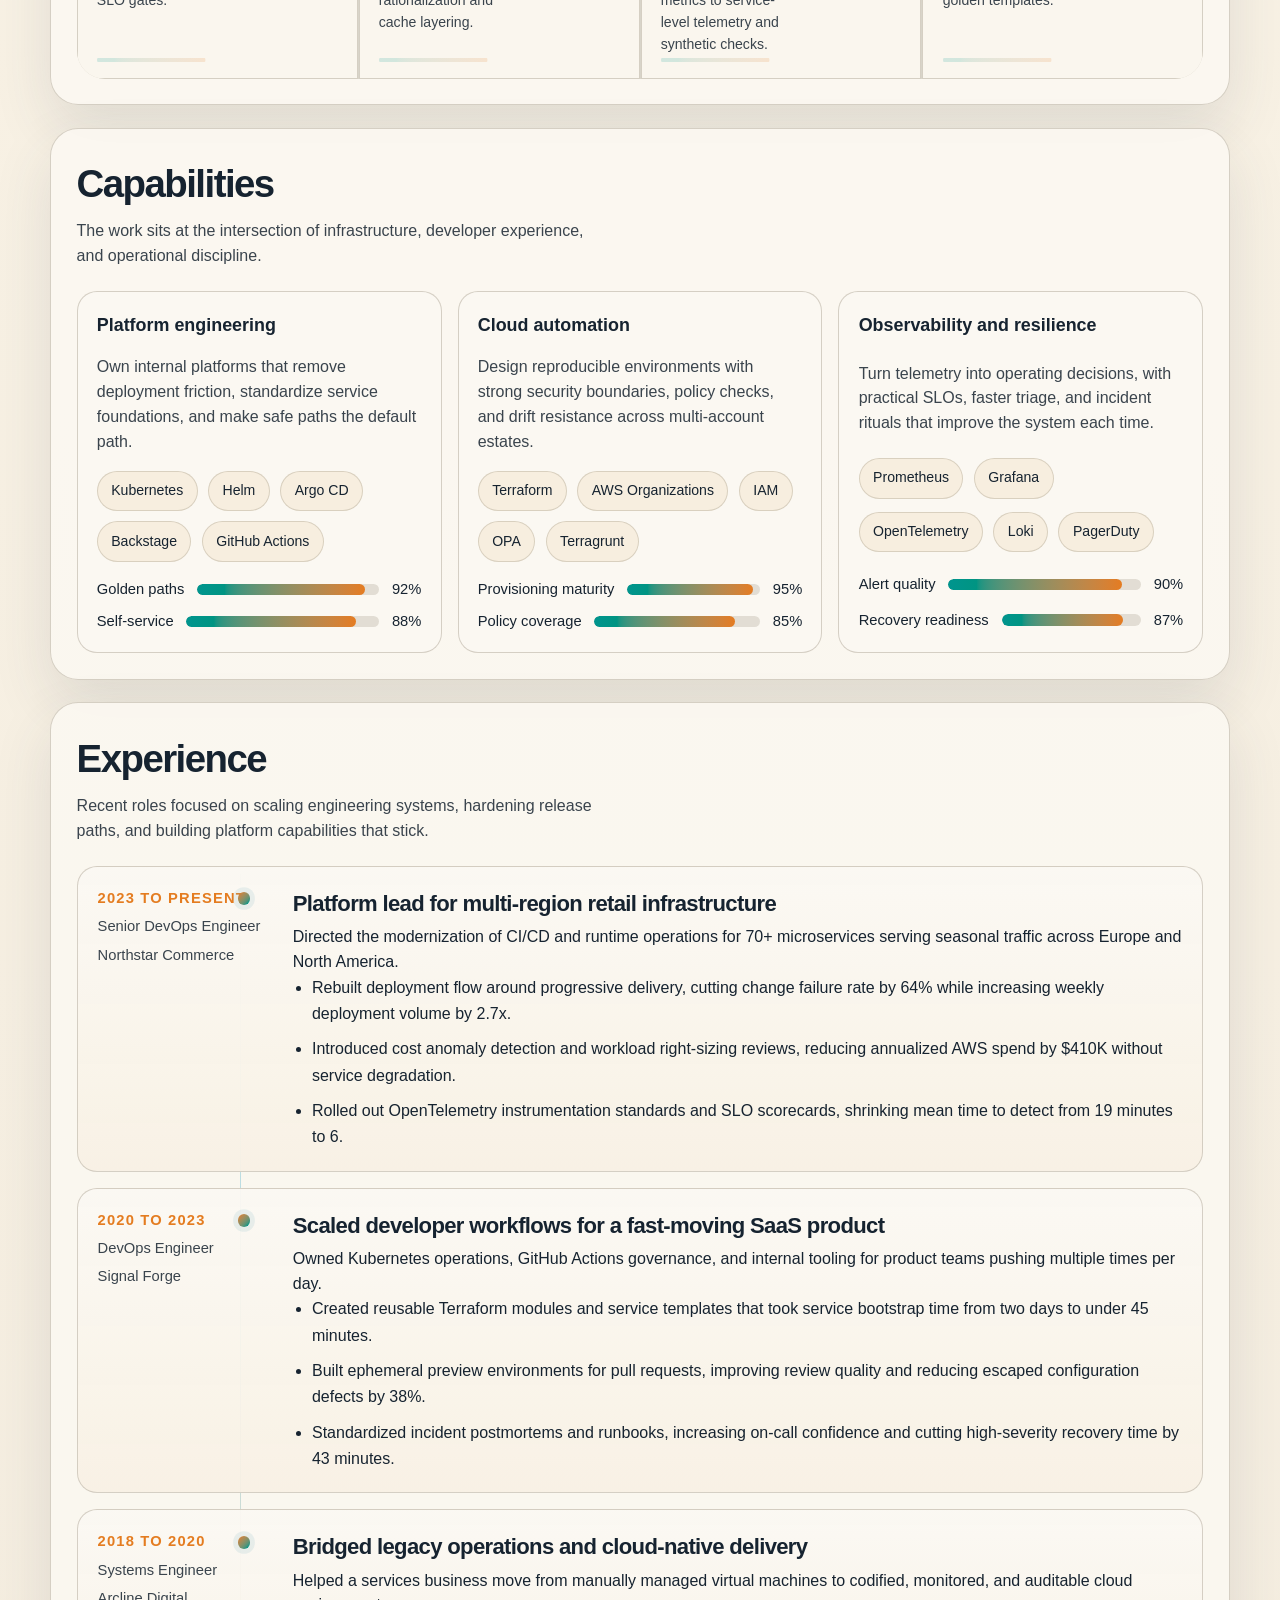
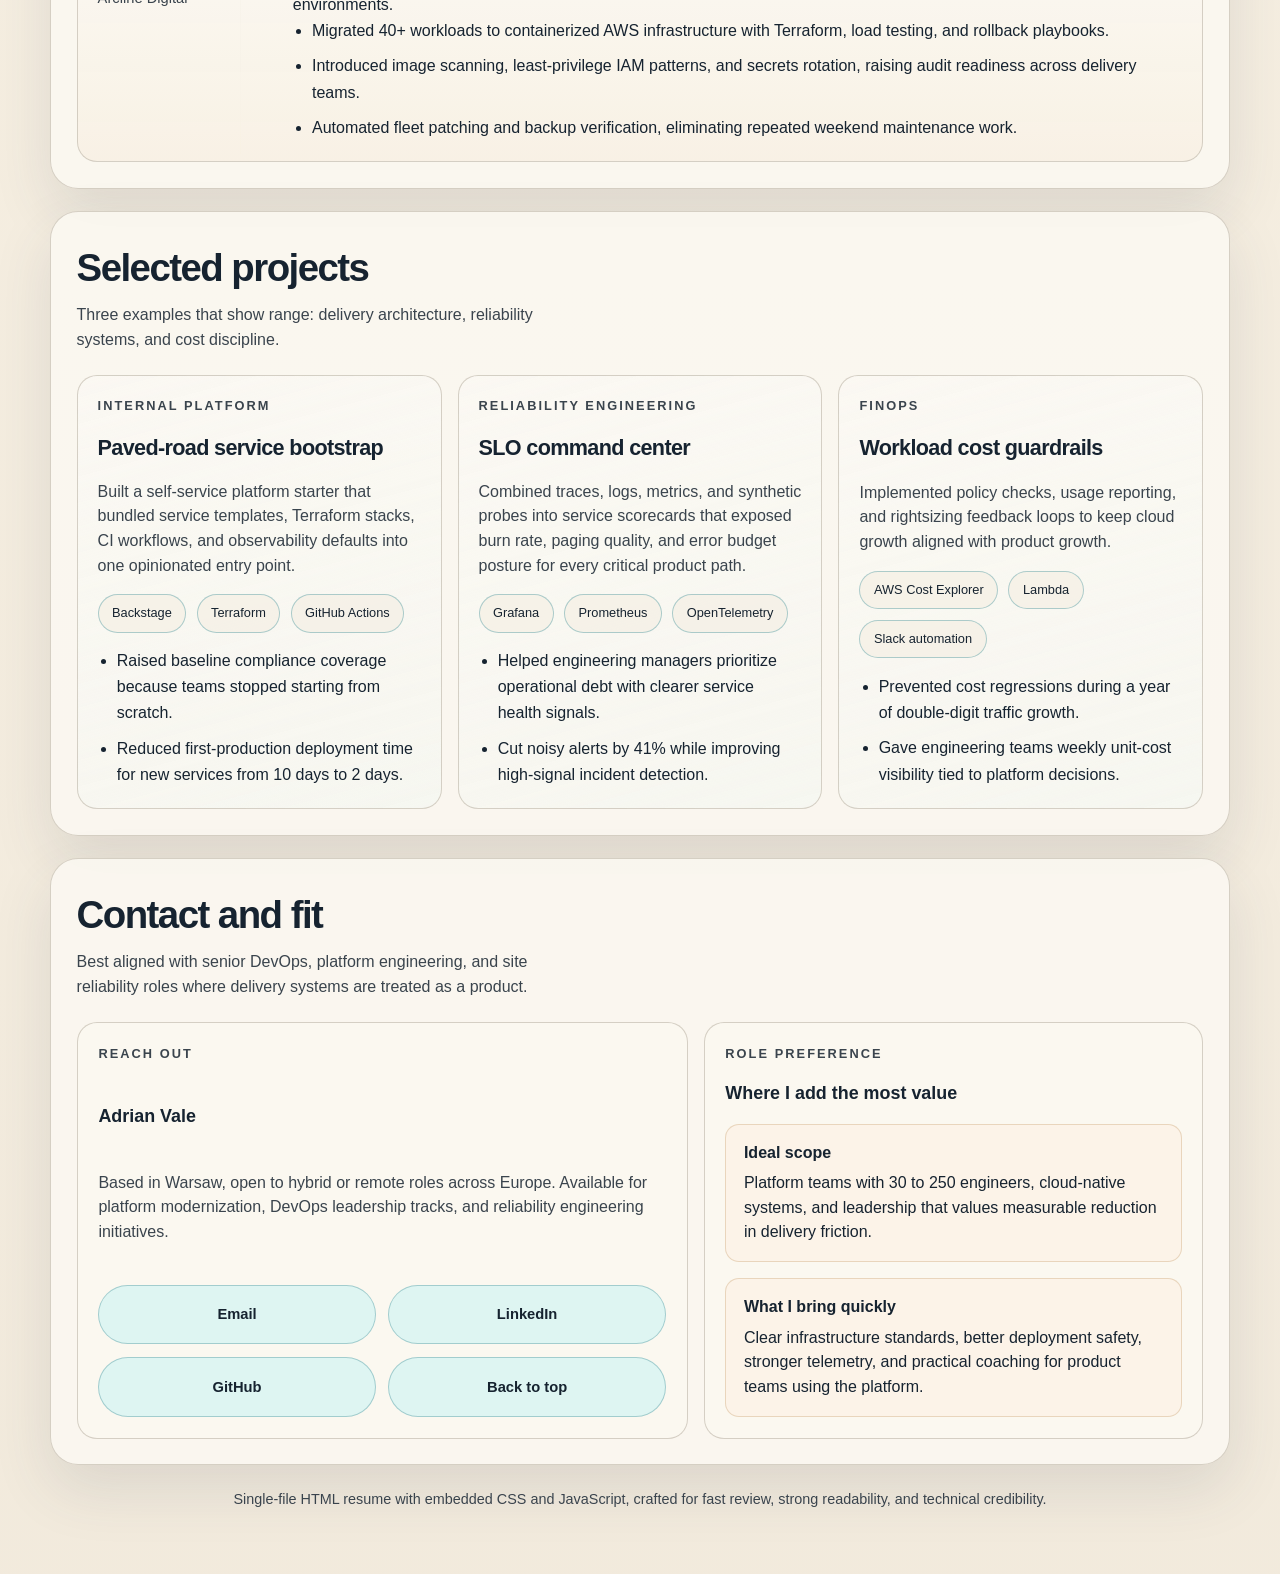
<file: gpt-5.4-devops-engineer-resume.html>
<!DOCTYPE html>
<html lang="en">
<head>
  <meta charset="UTF-8">
  <meta name="viewport" content="width=device-width, initial-scale=1.0">
  <title>Adrian Vale | DevOps Engineer Resume</title>
  <meta
    name="description"
    content="Single-file DevOps engineer resume showcasing platform reliability, cloud automation, delivery metrics, and selected infrastructure projects."
  >
  <style>
    :root {
      color-scheme: light;
      --bg: oklch(96% 0.014 85);
      --bg-strong: oklch(92% 0.026 80);
      --surface: oklch(98% 0.01 85 / 0.9);
      --surface-strong: oklch(94% 0.022 75 / 0.95);
      --ink: oklch(25% 0.03 250);
      --muted: oklch(38% 0.02 245);
      --line: oklch(80% 0.018 88);
      --accent: oklch(58% 0.15 190);
      --accent-soft: oklch(90% 0.06 190);
      --signal: oklch(69% 0.16 55);
      --signal-soft: oklch(92% 0.05 55);
      --success: oklch(62% 0.14 150);
      --focus-ring: #0a6f88;
      --focus-shadow: rgba(10, 111, 136, 0.24);
      --shadow: 0 24px 60px oklch(38% 0.03 250 / 0.12);
      --shadow-strong: 0 34px 80px oklch(35% 0.045 250 / 0.18);
      --line-soft-rgb: rgba(197, 190, 177, 0.75);
      --line-accent-rgb: rgba(112, 171, 177, 0.55);
      --line-success-rgb: rgba(143, 183, 157, 0.65);
      --surface-border-rgb: rgba(197, 190, 177, 0.7);
      --skill-border-rgb: rgba(191, 183, 164, 0.55);
      --signal-border-rgb: rgba(214, 184, 143, 0.5);
      --hero-blue-rgb: rgba(93, 191, 214, 0.22);
      --hero-amber-rgb: rgba(237, 179, 101, 0.2);
      --hero-ink-rgb: rgba(42, 56, 79, 0.12);
      --radius-xl: 28px;
      --radius-lg: 20px;
      --radius-md: 14px;
      --content-width: min(1180px, calc(100vw - 2rem));
      --body-font: "Aptos", "Segoe UI Variable Text", "Segoe UI", sans-serif;
      --display-font: "Aptos Display", "Segoe UI Variable Display", "Trebuchet MS", sans-serif;
      --mono-font: "Cascadia Code", "Consolas", "Courier New", monospace;
      --ease: cubic-bezier(0.16, 1, 0.3, 1);
    }

    * {
      box-sizing: border-box;
    }

    html {
      scroll-behavior: smooth;
    }

    body {
      margin: 0;
      font-family: var(--body-font);
      color: var(--ink);
      background:
        radial-gradient(circle at top left, oklch(97% 0.055 90), transparent 32%),
        radial-gradient(circle at 82% 14%, oklch(94% 0.08 195 / 0.9), transparent 20%),
        linear-gradient(180deg, oklch(97% 0.018 85), oklch(94% 0.02 82));
      min-height: 100vh;
      line-height: 1.55;
      overflow-x: hidden;
    }

    body::before {
      content: "";
      position: fixed;
      inset: 0;
      pointer-events: none;
      background-image:
        linear-gradient(oklch(74% 0.01 250 / 0.08) 1px, transparent 1px),
        linear-gradient(90deg, oklch(74% 0.01 250 / 0.08) 1px, transparent 1px);
      background-size: 48px 48px;
      -webkit-mask-image: linear-gradient(180deg, rgba(0, 0, 0, 0.18), rgba(0, 0, 0, 0));
      mask-image: linear-gradient(180deg, rgba(0, 0, 0, 0.18), rgba(0, 0, 0, 0));
      z-index: -1;
    }

    body::after {
      content: "";
      position: fixed;
      inset: -12% -8% auto;
      height: 68vh;
      pointer-events: none;
      background:
        radial-gradient(circle at 18% 28%, var(--hero-blue-rgb), transparent 22%),
        radial-gradient(circle at 74% 18%, var(--hero-amber-rgb), transparent 18%),
        radial-gradient(circle at 52% 12%, rgba(140, 206, 219, 0.14), transparent 26%);
      filter: blur(28px);
      opacity: 0.95;
      transform: translate3d(0, calc(var(--scroll-shift, 0px) * -0.28), 0);
      animation: auroraDrift 20s linear infinite alternate;
      z-index: -2;
    }

    a {
      color: inherit;
      text-decoration: none;
    }

    :focus-visible {
      outline: 3px solid var(--focus-ring);
      outline-offset: 4px;
    }

    .visually-hidden {
      position: absolute;
      width: 1px;
      height: 1px;
      padding: 0;
      margin: -1px;
      overflow: hidden;
      clip: rect(0, 0, 0, 0);
      white-space: nowrap;
      border: 0;
    }

    img {
      max-width: 100%;
      display: block;
    }

    .skip-link {
      position: absolute;
      left: 1rem;
      top: -3rem;
      background: var(--ink);
      color: #fcfbf7;
      padding: 0.75rem 1rem;
      border-radius: 999px;
      transition: top 180ms var(--ease);
      z-index: 20;
    }

    .skip-link:focus {
      top: 1rem;
    }

    .shell {
      width: var(--content-width);
      margin: 0 auto;
      padding: 1.1rem 0 4rem;
    }

    .topbar {
      position: sticky;
      top: 0.75rem;
      z-index: 10;
      display: grid;
      grid-template-columns: auto 1fr auto;
      gap: 1rem;
      align-items: center;
      padding: 0.9rem 1.1rem;
      margin: 0 auto 1.4rem;
      -webkit-backdrop-filter: blur(16px);
      backdrop-filter: blur(16px);
      background: oklch(98% 0.012 85 / 0.84);
      border: 1px solid var(--line-soft-rgb);
      border-radius: 999px;
      box-shadow: 0 16px 40px oklch(50% 0.02 250 / 0.1);
    }

    .brand {
      display: inline-flex;
      align-items: center;
      gap: 0.8rem;
      min-width: 0;
    }

    .brand-mark {
      width: 2.4rem;
      height: 2.4rem;
      border-radius: 16px;
      display: grid;
      place-items: center;
      font-family: var(--mono-font);
      font-size: 0.9rem;
      letter-spacing: 0.08em;
      color: var(--accent);
      background:
        linear-gradient(140deg, oklch(90% 0.05 190), oklch(97% 0.015 85));
      border: 1px solid var(--line-accent-rgb);
    }

    .brand-copy strong,
    .eyebrow,
    .section-heading h2,
    .hero-title,
    .timeline-item h3,
    .project-card h3,
    .metric strong,
    .quote-card strong {
      font-family: var(--display-font);
    }

    .brand-copy {
      min-width: 0;
    }

    .brand-copy strong {
      display: block;
      font-size: 0.95rem;
      letter-spacing: 0.02em;
    }

    .brand-copy span {
      display: block;
      color: var(--muted);
      font-size: 0.8rem;
      white-space: nowrap;
      overflow: hidden;
      text-overflow: ellipsis;
    }

    .topnav {
      display: flex;
      flex-wrap: wrap;
      justify-content: center;
      gap: 0.5rem;
    }

    .topnav a {
      padding: 0.45rem 0.8rem;
      border-radius: 999px;
      color: var(--muted);
      font-size: 0.92rem;
      transition: background-color 180ms var(--ease), color 180ms var(--ease), transform 180ms var(--ease);
    }

    .topnav a:hover,
    .topnav a:focus-visible,
    .topnav a.is-active {
      color: var(--ink);
      background: oklch(92% 0.03 190 / 0.9);
      transform: translateY(-1px);
      box-shadow: 0 0 0 0.2rem var(--focus-shadow);
    }

    .top-actions {
      display: inline-flex;
      align-items: center;
      gap: 0.75rem;
    }

    .status-pill,
    .tag,
    .button,
    .stat-chip,
    .skill-badge,
    .project-meta span,
    .contact-card a,
    .legend span {
      border-radius: 999px;
    }

    .status-pill {
      display: inline-flex;
      align-items: center;
      gap: 0.55rem;
      padding: 0.5rem 0.8rem;
      background: var(--surface-strong);
      border: 1px solid var(--line-success-rgb);
      color: var(--ink);
      font-size: 0.84rem;
      white-space: nowrap;
    }

    .status-pill::before {
      content: "";
      width: 0.55rem;
      height: 0.55rem;
      border-radius: 50%;
      background: var(--success);
      box-shadow: 0 0 0 0.24rem oklch(90% 0.045 150 / 0.75);
    }

    main {
      display: grid;
      gap: 1.4rem;
    }

    section {
      position: relative;
    }

    .panel {
      --spot-x: 50%;
      --spot-y: 50%;
      background: var(--surface);
      border: 1px solid var(--surface-border-rgb);
      border-radius: var(--radius-xl);
      box-shadow: var(--shadow);
      overflow: hidden;
      transition: transform 260ms var(--ease), box-shadow 260ms var(--ease), border-color 260ms var(--ease);
    }

    .panel::before {
      content: "";
      position: absolute;
      inset: 0;
      pointer-events: none;
      background:
        radial-gradient(circle 260px at var(--spot-x) var(--spot-y), rgba(255, 255, 255, 0.66), transparent 55%),
        linear-gradient(180deg, rgba(255, 255, 255, 0.08), transparent 24%);
      opacity: 0;
      transition: opacity 240ms var(--ease);
      z-index: 0;
    }

    .panel:hover,
    .panel:focus-within {
      transform: translateY(-4px);
      box-shadow: var(--shadow-strong);
      border-color: rgba(149, 189, 193, 0.9);
    }

    .panel:hover::before,
    .panel:focus-within::before {
      opacity: 1;
    }

    .hero {
      position: relative;
      display: grid;
      grid-template-columns: minmax(0, 1.4fr) minmax(320px, 0.9fr);
      gap: 2rem;
      padding: clamp(1.5rem, 2.6vw, 2.4rem);
      min-height: min(82vh, 52rem);
      background:
        linear-gradient(135deg, oklch(97% 0.02 85 / 0.95), oklch(99% 0.005 85 / 0.9)),
        var(--surface);
    }

    .hero::before,
    .hero::after {
      content: "";
      position: absolute;
      pointer-events: none;
      border-radius: 999px;
      filter: blur(10px);
      z-index: 0;
    }

    .hero::before {
      width: 28rem;
      height: 28rem;
      top: -11rem;
      right: -8rem;
      background: radial-gradient(circle, rgba(95, 189, 214, 0.22), transparent 66%);
      animation: haloPulse 11s var(--ease) infinite alternate;
    }

    .hero::after {
      width: 24rem;
      height: 24rem;
      bottom: -10rem;
      left: 18%;
      background: radial-gradient(circle, rgba(237, 179, 101, 0.16), transparent 68%);
      animation: haloPulse 13s var(--ease) infinite alternate-reverse;
    }

    .hero-copy {
      position: relative;
      z-index: 1;
      display: grid;
      gap: 1.3rem;
      align-content: start;
    }

    .eyebrow {
      margin: 0;
      color: var(--accent);
      font-size: 0.85rem;
      text-transform: uppercase;
      letter-spacing: 0.18em;
    }

    .hero-title {
      margin: 0;
      font-size: clamp(2.8rem, 6vw, 5.6rem);
      line-height: 0.95;
      letter-spacing: -0.05em;
      max-width: 10ch;
      text-shadow: 0 16px 24px rgba(53, 64, 82, 0.08);
    }

    .hero-title span {
      color: var(--accent);
      display: block;
    }

    .hero-lead {
      margin: 0;
      max-width: 61ch;
      font-size: 1.04rem;
      color: var(--muted);
    }

    .hero-tags,
    .skill-cloud,
    .project-meta,
    .legend,
    .contact-grid {
      display: flex;
      flex-wrap: wrap;
      gap: 0.65rem;
    }

    .tag,
    .skill-badge,
    .project-meta span,
    .contact-card a {
      position: relative;
      overflow: hidden;
      padding: 0.52rem 0.84rem;
      background: oklch(94% 0.018 190 / 0.9);
      border: 1px solid var(--line-accent-rgb);
      color: var(--ink);
      font-size: 0.92rem;
    }

    .tag::after,
    .button::after,
    .contact-card a::after {
      content: "";
      position: absolute;
      inset: 0;
      background: linear-gradient(115deg, transparent 20%, rgba(255, 255, 255, 0.55), transparent 76%);
      transform: translateX(-140%);
      transition: transform 520ms var(--ease);
      pointer-events: none;
    }

    .tag:hover::after,
    .button:hover::after,
    .contact-card a:hover::after,
    .tag:focus-visible::after,
    .button:focus-visible::after,
    .contact-card a:focus-visible::after {
      transform: translateX(140%);
    }

    .hero-actions {
      display: flex;
      flex-wrap: wrap;
      gap: 0.8rem;
      align-items: center;
    }

    .button {
      position: relative;
      isolation: isolate;
      display: inline-flex;
      align-items: center;
      justify-content: center;
      gap: 0.65rem;
      min-height: 3rem;
      padding: 0.8rem 1.15rem;
      border: 1px solid transparent;
      font-weight: 700;
      transition: transform 180ms var(--ease), box-shadow 180ms var(--ease), background-color 180ms var(--ease), border-color 180ms var(--ease);
    }

    .button:hover,
    .button:focus-visible {
      transform: translateY(-2px);
      box-shadow: 0 0 0 0.22rem var(--focus-shadow), 0 18px 28px oklch(24% 0.03 250 / 0.18);
    }

    .button-primary {
      background: var(--ink);
      color: #fcfbf7;
      box-shadow: 0 18px 28px oklch(24% 0.03 250 / 0.18);
    }

    .button-secondary {
      background: transparent;
      color: var(--ink);
      border-color: var(--line);
    }

    .hero-side {
      position: relative;
      z-index: 1;
      display: grid;
      gap: 1rem;
      align-content: start;
    }

    .hero-visual {
      position: relative;
      min-height: 18rem;
      padding: 1.2rem;
      border-radius: calc(var(--radius-xl) - 6px);
      border: 1px solid rgba(113, 170, 180, 0.38);
      background:
        linear-gradient(160deg, rgba(250, 251, 247, 0.84), rgba(233, 244, 245, 0.9)),
        linear-gradient(180deg, rgba(255, 255, 255, 0.7), rgba(250, 250, 246, 0.9));
      box-shadow: inset 0 1px 0 rgba(255, 255, 255, 0.75);
      overflow: hidden;
      transform: perspective(1100px) rotateX(calc(var(--tilt-y, 0deg) * 0.35)) rotateY(calc(var(--tilt-x, 0deg) * 0.55));
      transition: transform 260ms var(--ease), box-shadow 260ms var(--ease);
    }

    .hero-visual:hover,
    .hero-visual:focus-within {
      box-shadow: 0 32px 64px rgba(48, 67, 93, 0.14), inset 0 1px 0 rgba(255, 255, 255, 0.8);
    }

    .hero-visual::before {
      content: "";
      position: absolute;
      inset: 0;
      background:
        linear-gradient(90deg, transparent, rgba(255, 255, 255, 0.42), transparent),
        repeating-linear-gradient(180deg, rgba(24, 56, 72, 0.03) 0 1px, transparent 1px 16px);
      transform: translateX(calc(var(--scan-shift, -100%) + 0%));
      mix-blend-mode: screen;
      pointer-events: none;
    }

    .hero-visual::after {
      content: "";
      position: absolute;
      width: 18rem;
      height: 18rem;
      top: 50%;
      left: 50%;
      transform: translate(-50%, -50%);
      background: radial-gradient(circle, rgba(88, 190, 210, 0.14), transparent 62%);
      filter: blur(12px);
      pointer-events: none;
    }

    .hero-orbit {
      position: absolute;
      inset: 0;
      pointer-events: none;
    }

    .orbit-ring {
      position: absolute;
      top: 50%;
      left: 50%;
      border-radius: 50%;
      border: 1px solid rgba(103, 163, 181, 0.28);
      transform: translate(-50%, -50%);
      animation: ringRotate 18s linear infinite;
    }

    .orbit-ring.ring-one {
      width: 11rem;
      height: 11rem;
    }

    .orbit-ring.ring-two {
      width: 15rem;
      height: 15rem;
      animation-duration: 28s;
      animation-direction: reverse;
    }

    .orbit-ring.ring-three {
      width: 19rem;
      height: 19rem;
      animation-duration: 34s;
    }

    .orbit-node {
      position: absolute;
      width: 0.8rem;
      height: 0.8rem;
      border-radius: 50%;
      background: linear-gradient(135deg, rgba(255, 255, 255, 0.95), rgba(96, 186, 207, 0.92));
      box-shadow: 0 0 0 0.32rem rgba(101, 179, 195, 0.14), 0 0 18px rgba(92, 185, 207, 0.36);
      animation: nodePulse 3.2s var(--ease) infinite;
    }

    .node-one {
      top: 18%;
      left: 60%;
    }

    .node-two {
      top: 62%;
      left: 24%;
      animation-delay: 0.9s;
    }

    .node-three {
      top: 72%;
      left: 72%;
      animation-delay: 1.6s;
    }

    .signal-stack {
      position: relative;
      display: grid;
      gap: 0.75rem;
      z-index: 1;
    }

    .signal-card {
      display: grid;
      gap: 0.45rem;
      padding: 0.95rem 1rem;
      border-radius: 18px;
      background: rgba(249, 251, 249, 0.8);
      border: 1px solid rgba(123, 164, 173, 0.26);
      -webkit-backdrop-filter: blur(8px);
      backdrop-filter: blur(8px);
      box-shadow: 0 18px 40px rgba(68, 92, 115, 0.08);
      transform: translate3d(0, 0, 0);
      animation: floatCard 9s var(--ease) infinite alternate;
    }

    .signal-card:nth-child(2) {
      margin-left: auto;
      width: min(88%, 19rem);
      animation-duration: 11s;
      animation-delay: 1.2s;
    }

    .signal-card:nth-child(3) {
      width: min(92%, 17rem);
      animation-duration: 10s;
      animation-delay: 0.6s;
    }

    .signal-card strong {
      font-family: var(--display-font);
      font-size: 1rem;
      letter-spacing: -0.03em;
    }

    .signal-card small {
      color: var(--muted);
      font-size: 0.84rem;
    }

    .signal-line {
      display: grid;
      grid-template-columns: auto 1fr auto;
      align-items: center;
      gap: 0.7rem;
      font-family: var(--mono-font);
      font-size: 0.82rem;
      color: #42536a;
    }

    .signal-line span:last-child {
      color: var(--success);
      font-weight: 700;
    }

    .signal-track {
      position: relative;
      height: 0.45rem;
      border-radius: 999px;
      overflow: hidden;
      background: rgba(140, 171, 177, 0.18);
    }

    .signal-track::before {
      content: "";
      position: absolute;
      inset: 0 auto 0 0;
      width: 72%;
      border-radius: inherit;
      background: linear-gradient(90deg, var(--accent), var(--signal));
      animation: signalSweep 4.2s var(--ease) infinite alternate;
    }

    .highlight-card,
    .quote-card,
    .capability-card,
    .timeline-item,
    .project-card,
    .contact-card,
    .metric,
    .stat-chip {
      background: var(--surface);
      border: 1px solid var(--surface-border-rgb);
    }

    .highlight-card {
      position: relative;
      padding: 1.1rem;
      border-radius: var(--radius-lg);
      display: grid;
      gap: 0.95rem;
      background:
        linear-gradient(160deg, oklch(97% 0.016 85), oklch(94% 0.03 82)),
        var(--surface);
    }

    .highlight-top {
      display: flex;
      justify-content: space-between;
      gap: 1rem;
      align-items: center;
    }

    .highlight-top strong {
      font-size: 1rem;
    }

    .highlight-top span,
    .timeline-meta,
    .project-card p,
    .capability-card p,
    .contact-card p,
    .section-heading p,
    .metric small,
    .quote-card p {
      color: var(--muted);
    }

    .availability-grid {
      display: grid;
      grid-template-columns: repeat(2, minmax(0, 1fr));
      gap: 0.8rem;
    }

    .stat-chip {
      position: relative;
      padding: 0.95rem;
      border-radius: var(--radius-md);
      background: oklch(98% 0.01 85 / 0.92);
      transition: transform 220ms var(--ease), box-shadow 220ms var(--ease), border-color 220ms var(--ease);
    }

    .stat-chip:hover,
    .stat-chip:focus-within {
      transform: translateY(-3px);
      box-shadow: 0 16px 32px rgba(69, 96, 116, 0.1);
      border-color: rgba(111, 173, 188, 0.48);
    }

    .stat-chip strong {
      display: block;
      font-family: var(--display-font);
      font-size: 1.3rem;
      line-height: 1;
      margin-bottom: 0.3rem;
    }

    .stat-chip span {
      display: block;
      font-size: 0.84rem;
      color: var(--muted);
    }

    .quote-card {
      padding: 1.1rem 1.2rem;
      border-radius: var(--radius-lg);
      display: grid;
      gap: 0.65rem;
      background: oklch(97% 0.012 85 / 0.93);
      position: relative;
    }

    .quote-card strong {
      font-size: 0.92rem;
      letter-spacing: 0.04em;
      text-transform: uppercase;
      color: var(--signal);
    }

    .metrics-band {
      display: grid;
      grid-template-columns: repeat(4, minmax(0, 1fr));
      gap: 1px;
      margin: 0;
      padding: 0;
      list-style: none;
      background: oklch(80% 0.018 88 / 0.6);
      border-radius: var(--radius-xl);
      overflow: hidden;
    }

    .metric {
      position: relative;
      padding: 1.4rem 1.2rem;
      min-height: 10rem;
      display: grid;
      align-content: start;
      gap: 0.5rem;
      background: oklch(98% 0.012 85 / 0.95);
      transition: transform 220ms var(--ease), background-color 220ms var(--ease);
    }

    .metric::after {
      content: "";
      position: absolute;
      left: 1.2rem;
      right: 1.2rem;
      bottom: 1rem;
      height: 0.22rem;
      border-radius: 999px;
      background: linear-gradient(90deg, var(--accent), var(--signal));
      opacity: 0.16;
      transform: scaleX(0.45);
      transform-origin: left center;
      transition: transform 320ms var(--ease), opacity 320ms var(--ease);
    }

    .metric:hover,
    .metric:focus-within {
      transform: translateY(-3px);
      background: oklch(99% 0.012 85 / 0.98);
    }

    .metric:hover::after,
    .metric:focus-within::after {
      opacity: 0.9;
      transform: scaleX(1);
    }

    .metric strong {
      font-size: clamp(2rem, 5vw, 3rem);
      letter-spacing: -0.06em;
      line-height: 0.9;
    }

    .metric small {
      font-size: 0.88rem;
      max-width: 18ch;
    }

    .section-shell {
      padding: clamp(1.35rem, 2vw, 2rem);
    }

    .section-heading {
      display: grid;
      grid-template-columns: minmax(0, 1fr) auto;
      gap: 1rem;
      align-items: end;
      margin-bottom: 1.4rem;
    }

    .section-heading h2 {
      margin: 0 0 0.35rem;
      font-size: clamp(1.7rem, 3vw, 2.4rem);
      letter-spacing: -0.04em;
    }

    .section-heading p {
      margin: 0;
      max-width: 58ch;
    }

    .legend {
      align-items: center;
      justify-content: flex-end;
    }

    .legend span {
      padding: 0.45rem 0.8rem;
      font-size: 0.84rem;
      background: var(--surface-strong);
      border: 1px solid rgba(197, 190, 177, 0.65);
    }

    .capability-grid,
    .projects-grid,
    .contact-panels {
      display: grid;
      gap: 1rem;
    }

    .capability-grid {
      grid-template-columns: repeat(3, minmax(0, 1fr));
    }

    .capability-card {
      position: relative;
      border-radius: var(--radius-lg);
      padding: 1.2rem;
      display: grid;
      gap: 1rem;
      background: oklch(98% 0.008 85 / 0.95);
      transition: transform 240ms var(--ease), box-shadow 240ms var(--ease), border-color 240ms var(--ease);
    }

    .capability-card:hover,
    .capability-card:focus-within {
      transform: translateY(-5px);
      box-shadow: 0 24px 44px rgba(56, 78, 96, 0.12);
      border-color: rgba(117, 176, 188, 0.58);
    }

    .capability-card h3,
    .contact-card h3 {
      margin: 0;
      font-size: 1.12rem;
    }

    .capability-card p,
    .contact-card p,
    .project-card p,
    .timeline-item p {
      margin: 0;
    }

    .skill-cloud {
      align-items: flex-start;
    }

    .skill-badge {
      background: oklch(95% 0.024 82 / 0.9);
      border-color: var(--skill-border-rgb);
      font-size: 0.88rem;
    }

    .timeline {
      position: relative;
      display: grid;
      gap: 1rem;
    }

    .timeline::before {
      content: "";
      position: absolute;
      left: 10.2rem;
      top: 0.5rem;
      bottom: 0.5rem;
      width: 1px;
      background: linear-gradient(180deg, rgba(90, 181, 203, 0.12), rgba(90, 181, 203, 0.5), rgba(233, 177, 103, 0.26));
      pointer-events: none;
    }

    .timeline-item {
      position: relative;
      display: grid;
      grid-template-columns: 11rem minmax(0, 1fr);
      gap: 1.2rem;
      padding: 1.25rem;
      border-radius: var(--radius-lg);
      background:
        linear-gradient(180deg, oklch(98% 0.008 85 / 0.96), oklch(96% 0.018 82 / 0.94));
      transition: transform 240ms var(--ease), box-shadow 240ms var(--ease), border-color 240ms var(--ease);
    }

    .timeline-item::before {
      content: "";
      position: absolute;
      left: 10rem;
      top: 1.6rem;
      width: 0.8rem;
      height: 0.8rem;
      border-radius: 50%;
      background: linear-gradient(135deg, var(--signal), var(--accent));
      box-shadow: 0 0 0 0.3rem rgba(114, 177, 188, 0.15);
    }

    .timeline-item:hover,
    .timeline-item:focus-within {
      transform: translateY(-4px);
      box-shadow: 0 24px 44px rgba(64, 83, 101, 0.12);
      border-color: rgba(118, 176, 190, 0.56);
    }

    .timeline-meta {
      display: grid;
      gap: 0.35rem;
      align-content: start;
      font-size: 0.92rem;
    }

    .timeline-meta strong {
      color: var(--signal);
      font-family: var(--display-font);
      font-size: 0.92rem;
      text-transform: uppercase;
      letter-spacing: 0.08em;
    }

    .timeline-item h3 {
      margin: 0 0 0.25rem;
      font-size: 1.38rem;
      letter-spacing: -0.03em;
    }

    .timeline-item ul,
    .project-card ul {
      margin: 0;
      padding-left: 1.2rem;
      display: grid;
      gap: 0.55rem;
      line-height: 1.65;
    }

    .projects-grid {
      grid-template-columns: repeat(3, minmax(0, 1fr));
    }

    .project-card {
      position: relative;
      border-radius: var(--radius-lg);
      padding: 1.25rem;
      display: grid;
      gap: 0.95rem;
      background:
        linear-gradient(165deg, oklch(98% 0.008 85 / 0.96), oklch(96% 0.022 190 / 0.17));
      transition: transform 240ms var(--ease), box-shadow 240ms var(--ease), border-color 240ms var(--ease);
    }

    .project-card:hover,
    .project-card:focus-within {
      transform: translateY(-6px);
      box-shadow: 0 28px 50px rgba(59, 79, 96, 0.13);
      border-color: rgba(117, 179, 190, 0.62);
    }

    .project-kicker,
    .contact-kicker {
      margin: 0;
      color: var(--accent);
      font-size: 0.8rem;
      text-transform: uppercase;
      letter-spacing: 0.16em;
      font-weight: 700;
    }

    .project-card h3 {
      margin: 0;
      font-size: 1.35rem;
      letter-spacing: -0.03em;
    }

    .project-meta span {
      font-size: 0.8rem;
      background: oklch(96% 0.015 85 / 0.9);
    }

    .contact-panels {
      grid-template-columns: 1.1fr 0.9fr;
    }

    .contact-card {
      position: relative;
      border-radius: var(--radius-lg);
      padding: 1.3rem;
      display: grid;
      gap: 1rem;
      background: oklch(98% 0.01 85 / 0.95);
      transition: transform 240ms var(--ease), box-shadow 240ms var(--ease), border-color 240ms var(--ease);
    }

    .contact-card:hover,
    .contact-card:focus-within {
      transform: translateY(-4px);
      box-shadow: 0 24px 44px rgba(63, 81, 97, 0.12);
      border-color: rgba(119, 178, 188, 0.56);
    }

    .contact-grid {
      display: grid;
      grid-template-columns: repeat(2, minmax(0, 1fr));
      gap: 0.8rem;
    }

    .contact-card a {
      display: inline-flex;
      align-items: center;
      justify-content: center;
      min-height: 3rem;
      font-weight: 700;
      background: oklch(95% 0.03 190 / 0.86);
    }

    .contact-card a:hover,
    .contact-card a:focus-visible {
      background: oklch(90% 0.05 190);
      box-shadow: 0 0 0 0.22rem var(--focus-shadow);
    }

    .availability-note {
      padding: 1rem 1.1rem;
      border-radius: var(--radius-md);
      background: oklch(95% 0.026 55 / 0.45);
      border: 1px solid var(--signal-border-rgb);
    }

    .availability-note strong {
      display: block;
      margin-bottom: 0.35rem;
    }

    .reveal {
      opacity: 0;
      transform: translateY(26px);
      transition: opacity 700ms var(--ease), transform 700ms var(--ease);
    }

    .reveal.is-visible {
      opacity: 1;
      transform: translateY(0);
    }

    .hero.reveal {
      transform: translateY(30px) scale(0.985);
    }

    .hero.reveal.is-visible {
      transform: translateY(0) scale(1);
    }

    .meter {
      display: grid;
      gap: 0.6rem;
    }

    .meter-row {
      display: grid;
      grid-template-columns: auto 1fr auto;
      gap: 0.8rem;
      align-items: center;
      font-size: 0.92rem;
    }

    .meter-bar {
      position: relative;
      height: 0.7rem;
      overflow: hidden;
      border-radius: 999px;
      background: oklch(90% 0.014 85);
    }

    .meter-bar > span {
      position: absolute;
      inset: 0 auto 0 0;
      width: var(--value, 50%);
      border-radius: inherit;
      background: linear-gradient(90deg, var(--accent), var(--signal));
      transform-origin: left center;
      transform: scaleX(0.2);
      opacity: 0.3;
      transition: transform 900ms var(--ease), opacity 900ms var(--ease);
    }

    .meter-row.is-visible .meter-bar > span {
      transform: scaleX(1);
      opacity: 1;
    }

    .footer {
      padding: 1.4rem 0 0;
      color: var(--muted);
      text-align: center;
      font-size: 0.9rem;
    }

    @keyframes auroraDrift {
      0% {
        transform: translate3d(-1%, calc(var(--scroll-shift, 0px) * -0.28), 0) scale(1);
      }
      100% {
        transform: translate3d(2%, calc(var(--scroll-shift, 0px) * -0.34), 0) scale(1.08);
      }
    }

    @keyframes haloPulse {
      0% {
        transform: scale(0.92);
        opacity: 0.72;
      }
      100% {
        transform: scale(1.08);
        opacity: 1;
      }
    }

    @keyframes ringRotate {
      from {
        transform: translate(-50%, -50%) rotate(0deg);
      }
      to {
        transform: translate(-50%, -50%) rotate(360deg);
      }
    }

    @keyframes nodePulse {
      0%,
      100% {
        transform: scale(0.9);
        opacity: 0.8;
      }
      50% {
        transform: scale(1.18);
        opacity: 1;
      }
    }

    @keyframes floatCard {
      0% {
        transform: translate3d(0, 0, 0);
      }
      100% {
        transform: translate3d(0, -8px, 0);
      }
    }

    @keyframes signalSweep {
      0% {
        width: 52%;
      }
      100% {
        width: 86%;
      }
    }

    @media (max-width: 1080px) {
      .topbar,
      .hero,
      .contact-panels,
      .capability-grid,
      .projects-grid {
        grid-template-columns: 1fr;
      }

      .topbar {
        border-radius: 28px;
      }

      .section-heading,
      .timeline::before,
      .timeline-item::before {
        display: none;
      }

      .metrics-band {
        grid-template-columns: repeat(2, minmax(0, 1fr));
      }
    }

    @media (max-width: 760px) {
      .shell {
        width: min(100vw - 1rem, 100%);
      }

      .topbar {
        position: static;
        padding: 1rem;
      }

      .topnav {
        justify-content: flex-start;
      }

      .hero-title {
        max-width: 100%;
      }

      .hero {
        min-height: 0;
      }

      .hero-visual {
        min-height: 15rem;
      }

      .availability-grid,
      .metrics-band,
      .contact-grid {
        grid-template-columns: 1fr;
      }

      .timeline-item {
        gap: 0.9rem;
      }
    }

    @media (prefers-reduced-motion: reduce) {
      html {
        scroll-behavior: auto;
      }

      *,
      *::before,
      *::after {
        animation-duration: 0.01ms !important;
        animation-iteration-count: 1 !important;
        transition-duration: 0.01ms !important;
      }

      .reveal,
      .reveal.is-visible {
        opacity: 1;
        transform: none;
      }

      body::after,
      .hero::before,
      .hero::after,
      .orbit-ring,
      .orbit-node,
      .signal-card,
      .signal-track::before {
        animation: none !important;
      }

      .meter-bar > span,
      .meter-row.is-visible .meter-bar > span {
        transform: none;
        opacity: 1;
      }

      .panel,
      .panel:hover,
      .panel:focus-within,
      .capability-card:hover,
      .project-card:hover,
      .timeline-item:hover,
      .contact-card:hover,
      .metric:hover,
      .stat-chip:hover,
      .hero-visual,
      .hero-visual:hover {
        transform: none;
      }
    }

    @media (prefers-contrast: more) {
      :root {
        --muted: #334155;
        --surface-border-rgb: rgba(72, 86, 104, 0.9);
        --line-accent-rgb: rgba(18, 101, 122, 0.85);
      }

      .panel,
      .highlight-card,
      .quote-card,
      .capability-card,
      .timeline-item,
      .project-card,
      .contact-card,
      .metric,
      .stat-chip,
      .hero-visual,
      .availability-note {
        box-shadow: none;
      }

      .button-primary,
      .button-secondary,
      .contact-card a,
      .topnav a,
      .tag,
      .skill-badge,
      .project-meta span {
        border-width: 2px;
      }
    }

    @media (forced-colors: active) {
      .panel,
      .highlight-card,
      .quote-card,
      .capability-card,
      .timeline-item,
      .project-card,
      .contact-card,
      .metric,
      .stat-chip,
      .hero-visual,
      .availability-note,
      .button,
      .topnav a,
      .tag,
      .skill-badge,
      .project-meta span,
      .contact-card a,
      .status-pill,
      .legend span {
        border: 1px solid CanvasText;
        background: Canvas;
        color: CanvasText;
        box-shadow: none;
      }

      .hero::before,
      .hero::after,
      body::before,
      body::after,
      .panel::before,
      .hero-visual::before,
      .hero-visual::after,
      .timeline::before,
      .timeline-item::before,
      .metric::after,
      .signal-track::before,
      .status-pill::before,
      .orbit-ring,
      .orbit-node {
        display: none;
      }
    }

    @media print {
      body {
        background: #ffffff;
        color: #111827;
      }

      body::before,
      body::after,
      .hero::before,
      .hero::after,
      .hero-visual,
      .topbar,
      .skip-link,
      .footer {
        display: none;
      }

      .shell {
        width: 100%;
        padding: 0;
      }

      main {
        gap: 0.9rem;
      }

      .panel,
      .highlight-card,
      .quote-card,
      .capability-card,
      .timeline-item,
      .project-card,
      .contact-card,
      .metric,
      .stat-chip,
      .availability-note {
        break-inside: avoid;
        box-shadow: none;
        background: #ffffff;
        border: 1px solid #b9c1cc;
      }

      .metrics-band,
      .capability-grid,
      .projects-grid,
      .contact-panels,
      .availability-grid,
      .contact-grid {
        grid-template-columns: repeat(2, minmax(0, 1fr));
      }
    }
  </style>
</head>
<body>
  <a class="skip-link" href="#main-content">Skip to content</a>
  <div class="shell">
    <header class="topbar" aria-label="Primary">
      <div class="brand">
        <div class="brand-mark" aria-hidden="true">AV</div>
        <div class="brand-copy">
          <strong>Adrian Vale</strong>
          <span>DevOps Engineer, platform reliability and delivery systems</span>
        </div>
      </div>
      <nav class="topnav" aria-label="Section navigation">
        <a href="#impact">Impact</a>
        <a href="#capabilities">Capabilities</a>
        <a href="#experience">Experience</a>
        <a href="#projects">Projects</a>
        <a href="#contact">Contact</a>
      </nav>
      <div class="top-actions">
        <div class="status-pill" aria-label="Current availability">Available for senior platform roles</div>
      </div>
    </header>

    <main id="main-content" tabindex="-1">
      <section class="hero panel reveal" id="summary" aria-labelledby="hero-title">
        <div class="hero-copy">
          <p class="eyebrow">Resume / DevOps Engineering / Cloud Infrastructure</p>
          <h1 class="hero-title" id="hero-title">Shipping stable platforms <span>at startup speed.</span></h1>
          <p class="hero-lead">
            DevOps engineer with 8+ years building cloud platforms, internal developer tooling, and delivery pipelines across AWS,
            Kubernetes, and Terraform. I focus on release safety, observability, and cost control so product teams can move faster
            without adding operational drag.
          </p>
          <div class="hero-tags" aria-label="Core specialties">
            <span class="tag">AWS multi-account architecture</span>
            <span class="tag">Kubernetes platform operations</span>
            <span class="tag">Terraform and GitOps</span>
            <span class="tag">SLO-driven reliability</span>
          </div>
          <div class="hero-actions">
            <a class="button button-primary" href="#contact">Start a conversation</a>
            <a class="button button-secondary" href="#projects">See platform projects</a>
          </div>
        </div>

        <aside class="hero-side" aria-label="Quick profile highlights">
          <div class="hero-visual reveal" aria-hidden="true">
            <div class="hero-orbit">
              <div class="orbit-ring ring-one"></div>
              <div class="orbit-ring ring-two"></div>
              <div class="orbit-ring ring-three"></div>
              <div class="orbit-node node-one"></div>
              <div class="orbit-node node-two"></div>
              <div class="orbit-node node-three"></div>
            </div>
            <div class="signal-stack">
              <div class="signal-card">
                <strong>Release orchestration</strong>
                <div class="signal-line">
                  <span>rollout score</span>
                  <div class="signal-track"></div>
                  <span>green</span>
                </div>
                <small>Policy gates, preview checks, and progressive delivery in one loop.</small>
              </div>
              <div class="signal-card">
                <strong>Live reliability mesh</strong>
                <div class="signal-line">
                  <span>slo burn</span>
                  <div class="signal-track"></div>
                  <span>stable</span>
                </div>
                <small>Signals converge from telemetry, synthetics, and deployment events.</small>
              </div>
              <div class="signal-card">
                <strong>Cost guardrails</strong>
                <div class="signal-line">
                  <span>unit cost</span>
                  <div class="signal-track"></div>
                  <span>tracked</span>
                </div>
                <small>Cloud spend stays visible to engineering before it becomes finance pain.</small>
              </div>
            </div>
          </div>

          <div class="highlight-card">
            <div class="highlight-top">
              <strong>Operational snapshot</strong>
              <span>Last 24 months</span>
            </div>
            <div class="availability-grid">
              <div class="stat-chip">
                <strong data-counter="99.97">0</strong>
                <span>platform uptime across critical services</span>
              </div>
              <div class="stat-chip">
                <strong data-counter="43">0</strong>
                <span>minutes median recovery improvement</span>
              </div>
              <div class="stat-chip">
                <strong data-counter="31">0</strong>
                <span>cloud spend reduced through FinOps guardrails</span>
              </div>
              <div class="stat-chip">
                <strong data-counter="210">0</strong>
                <span>deployments per week enabled on flagship product</span>
              </div>
            </div>
          </div>

          <div class="quote-card">
            <strong>Operating principle</strong>
            <p>
              Build paved roads, not ticket queues. The strongest platform work removes recurring friction, exposes good defaults,
              and gives engineers fast feedback before production does.
            </p>
          </div>
        </aside>
      </section>

      <section class="panel reveal" id="impact" aria-labelledby="impact-title">
        <div class="section-shell">
          <div class="section-heading">
            <div>
              <h2 id="impact-title">Measured impact</h2>
              <p>Delivery, resilience, and cost signals pulled into one place for hiring managers who want evidence rather than adjectives.</p>
            </div>
            <div class="legend" aria-label="Impact categories">
              <span>Reliability</span>
              <span>Delivery</span>
              <span>Cost</span>
            </div>
          </div>

          <ul class="metrics-band" aria-label="Career metrics">
            <li class="metric">
              <small>Change failure rate</small>
              <strong data-counter="8">0</strong>
              <small>Lowered from 22% to 8% after introducing preview environments, rollout scoring, and SLO gates.</small>
            </li>
            <li class="metric">
              <small>Lead time to production</small>
              <strong data-counter="74">0</strong>
              <small>Minutes from merge to live for the median service after pipeline rationalization and cache layering.</small>
            </li>
            <li class="metric">
              <small>Incident detection window</small>
              <strong data-counter="6">0</strong>
              <small>Average minutes to actionable alert after moving from host metrics to service-level telemetry and synthetic checks.</small>
            </li>
            <li class="metric">
              <small>Infrastructure reuse</small>
              <strong data-counter="84">0</strong>
              <small>Percent of new services bootstrapped from versioned platform modules and golden templates.</small>
            </li>
          </ul>
        </div>
      </section>

      <section class="panel reveal" id="capabilities" aria-labelledby="capabilities-title">
        <div class="section-shell">
          <div class="section-heading">
            <div>
              <h2 id="capabilities-title">Capabilities</h2>
              <p>The work sits at the intersection of infrastructure, developer experience, and operational discipline.</p>
            </div>
          </div>

          <div class="capability-grid">
            <article class="capability-card">
              <h3>Platform engineering</h3>
              <p>Own internal platforms that remove deployment friction, standardize service foundations, and make safe paths the default path.</p>
              <div class="skill-cloud" aria-label="Platform engineering skills">
                <span class="skill-badge">Kubernetes</span>
                <span class="skill-badge">Helm</span>
                <span class="skill-badge">Argo CD</span>
                <span class="skill-badge">Backstage</span>
                <span class="skill-badge">GitHub Actions</span>
              </div>
              <div class="meter" aria-label="Platform engineering strength indicators">
                <div class="meter-row reveal">
                  <span>Golden paths</span>
                  <div class="meter-bar"><span data-value="92"></span></div>
                  <span>92%</span>
                </div>
                <div class="meter-row reveal">
                  <span>Self-service</span>
                  <div class="meter-bar"><span data-value="88"></span></div>
                  <span>88%</span>
                </div>
              </div>
            </article>

            <article class="capability-card">
              <h3>Cloud automation</h3>
              <p>Design reproducible environments with strong security boundaries, policy checks, and drift resistance across multi-account estates.</p>
              <div class="skill-cloud" aria-label="Cloud automation skills">
                <span class="skill-badge">Terraform</span>
                <span class="skill-badge">AWS Organizations</span>
                <span class="skill-badge">IAM</span>
                <span class="skill-badge">OPA</span>
                <span class="skill-badge">Terragrunt</span>
              </div>
              <div class="meter" aria-label="Cloud automation strength indicators">
                <div class="meter-row reveal">
                  <span>Provisioning maturity</span>
                  <div class="meter-bar"><span data-value="95"></span></div>
                  <span>95%</span>
                </div>
                <div class="meter-row reveal">
                  <span>Policy coverage</span>
                  <div class="meter-bar"><span data-value="85"></span></div>
                  <span>85%</span>
                </div>
              </div>
            </article>

            <article class="capability-card">
              <h3>Observability and resilience</h3>
              <p>Turn telemetry into operating decisions, with practical SLOs, faster triage, and incident rituals that improve the system each time.</p>
              <div class="skill-cloud" aria-label="Observability skills">
                <span class="skill-badge">Prometheus</span>
                <span class="skill-badge">Grafana</span>
                <span class="skill-badge">OpenTelemetry</span>
                <span class="skill-badge">Loki</span>
                <span class="skill-badge">PagerDuty</span>
              </div>
              <div class="meter" aria-label="Reliability strength indicators">
                <div class="meter-row reveal">
                  <span>Alert quality</span>
                  <div class="meter-bar"><span data-value="90"></span></div>
                  <span>90%</span>
                </div>
                <div class="meter-row reveal">
                  <span>Recovery readiness</span>
                  <div class="meter-bar"><span data-value="87"></span></div>
                  <span>87%</span>
                </div>
              </div>
            </article>
          </div>
        </div>
      </section>

      <section class="panel reveal" id="experience" aria-labelledby="experience-title">
        <div class="section-shell">
          <div class="section-heading">
            <div>
              <h2 id="experience-title">Experience</h2>
              <p>Recent roles focused on scaling engineering systems, hardening release paths, and building platform capabilities that stick.</p>
            </div>
          </div>

          <div class="timeline">
            <article class="timeline-item">
              <div class="timeline-meta">
                <strong>2023 to present</strong>
                <span>Senior DevOps Engineer</span>
                <span>Northstar Commerce</span>
              </div>
              <div>
                <h3>Platform lead for multi-region retail infrastructure</h3>
                <p>Directed the modernization of CI/CD and runtime operations for 70+ microservices serving seasonal traffic across Europe and North America.</p>
                <ul>
                  <li>Rebuilt deployment flow around progressive delivery, cutting change failure rate by 64% while increasing weekly deployment volume by 2.7x.</li>
                  <li>Introduced cost anomaly detection and workload right-sizing reviews, reducing annualized AWS spend by $410K without service degradation.</li>
                  <li>Rolled out OpenTelemetry instrumentation standards and SLO scorecards, shrinking mean time to detect from 19 minutes to 6.</li>
                </ul>
              </div>
            </article>

            <article class="timeline-item">
              <div class="timeline-meta">
                <strong>2020 to 2023</strong>
                <span>DevOps Engineer</span>
                <span>Signal Forge</span>
              </div>
              <div>
                <h3>Scaled developer workflows for a fast-moving SaaS product</h3>
                <p>Owned Kubernetes operations, GitHub Actions governance, and internal tooling for product teams pushing multiple times per day.</p>
                <ul>
                  <li>Created reusable Terraform modules and service templates that took service bootstrap time from two days to under 45 minutes.</li>
                  <li>Built ephemeral preview environments for pull requests, improving review quality and reducing escaped configuration defects by 38%.</li>
                  <li>Standardized incident postmortems and runbooks, increasing on-call confidence and cutting high-severity recovery time by 43 minutes.</li>
                </ul>
              </div>
            </article>

            <article class="timeline-item">
              <div class="timeline-meta">
                <strong>2018 to 2020</strong>
                <span>Systems Engineer</span>
                <span>Arcline Digital</span>
              </div>
              <div>
                <h3>Bridged legacy operations and cloud-native delivery</h3>
                <p>Helped a services business move from manually managed virtual machines to codified, monitored, and auditable cloud environments.</p>
                <ul>
                  <li>Migrated 40+ workloads to containerized AWS infrastructure with Terraform, load testing, and rollback playbooks.</li>
                  <li>Introduced image scanning, least-privilege IAM patterns, and secrets rotation, raising audit readiness across delivery teams.</li>
                  <li>Automated fleet patching and backup verification, eliminating repeated weekend maintenance work.</li>
                </ul>
              </div>
            </article>
          </div>
        </div>
      </section>

      <section class="panel reveal" id="projects" aria-labelledby="projects-title">
        <div class="section-shell">
          <div class="section-heading">
            <div>
              <h2 id="projects-title">Selected projects</h2>
              <p>Three examples that show range: delivery architecture, reliability systems, and cost discipline.</p>
            </div>
          </div>

          <div class="projects-grid">
            <article class="project-card">
              <p class="project-kicker">Internal platform</p>
              <h3>Paved-road service bootstrap</h3>
              <p>Built a self-service platform starter that bundled service templates, Terraform stacks, CI workflows, and observability defaults into one opinionated entry point.</p>
              <div class="project-meta">
                <span>Backstage</span>
                <span>Terraform</span>
                <span>GitHub Actions</span>
              </div>
              <ul>
                <li>Raised baseline compliance coverage because teams stopped starting from scratch.</li>
                <li>Reduced first-production deployment time for new services from 10 days to 2 days.</li>
              </ul>
            </article>

            <article class="project-card">
              <p class="project-kicker">Reliability engineering</p>
              <h3>SLO command center</h3>
              <p>Combined traces, logs, metrics, and synthetic probes into service scorecards that exposed burn rate, paging quality, and error budget posture for every critical product path.</p>
              <div class="project-meta">
                <span>Grafana</span>
                <span>Prometheus</span>
                <span>OpenTelemetry</span>
              </div>
              <ul>
                <li>Helped engineering managers prioritize operational debt with clearer service health signals.</li>
                <li>Cut noisy alerts by 41% while improving high-signal incident detection.</li>
              </ul>
            </article>

            <article class="project-card">
              <p class="project-kicker">FinOps</p>
              <h3>Workload cost guardrails</h3>
              <p>Implemented policy checks, usage reporting, and rightsizing feedback loops to keep cloud growth aligned with product growth.</p>
              <div class="project-meta">
                <span>AWS Cost Explorer</span>
                <span>Lambda</span>
                <span>Slack automation</span>
              </div>
              <ul>
                <li>Prevented cost regressions during a year of double-digit traffic growth.</li>
                <li>Gave engineering teams weekly unit-cost visibility tied to platform decisions.</li>
              </ul>
            </article>
          </div>
        </div>
      </section>

      <section class="panel reveal" id="contact" aria-labelledby="contact-title">
        <div class="section-shell">
          <div class="section-heading">
            <div>
              <h2 id="contact-title">Contact and fit</h2>
              <p>Best aligned with senior DevOps, platform engineering, and site reliability roles where delivery systems are treated as a product.</p>
            </div>
          </div>

          <div class="contact-panels">
            <article class="contact-card">
              <p class="contact-kicker">Reach out</p>
              <h3>Adrian Vale</h3>
              <p>Based in Warsaw, open to hybrid or remote roles across Europe. Available for platform modernization, DevOps leadership tracks, and reliability engineering initiatives.</p>
              <div class="contact-grid">
                <a href="mailto:adrian.vale.dev@example.com" aria-label="Send an email to Adrian Vale">Email</a>
                <a href="https://www.linkedin.com" target="_blank" rel="noreferrer noopener" aria-label="Open LinkedIn profile in a new tab">LinkedIn <span class="visually-hidden">opens in a new tab</span></a>
                <a href="https://github.com" target="_blank" rel="noreferrer noopener" aria-label="Open GitHub profile in a new tab">GitHub <span class="visually-hidden">opens in a new tab</span></a>
                <a href="#summary">Back to top</a>
              </div>
            </article>

            <aside class="contact-card" aria-label="Role preference summary">
              <p class="contact-kicker">Role preference</p>
              <h3>Where I add the most value</h3>
              <div class="availability-note">
                <strong>Ideal scope</strong>
                Platform teams with 30 to 250 engineers, cloud-native systems, and leadership that values measurable reduction in delivery friction.
              </div>
              <div class="availability-note">
                <strong>What I bring quickly</strong>
                Clear infrastructure standards, better deployment safety, stronger telemetry, and practical coaching for product teams using the platform.
              </div>
            </aside>
          </div>
        </div>
      </section>
    </main>

    <footer class="footer">
      Single-file HTML resume with embedded CSS and JavaScript, crafted for fast review, strong readability, and technical credibility.
    </footer>
  </div>

  <script>
    const runtime = globalThis;
    const root = document.documentElement;
    const revealItems = document.querySelectorAll('.reveal, .meter-row');
    const counterItems = document.querySelectorAll('[data-counter]');
    const navLinks = document.querySelectorAll('.topnav a');
    const sections = Array.from(document.querySelectorAll('main section[id]'));
    const interactivePanels = document.querySelectorAll('.panel, .hero-visual, .capability-card, .timeline-item, .project-card, .contact-card, .metric, .stat-chip');
    const heroVisual = document.querySelector('.hero-visual');
    const prefersReducedMotion = runtime.matchMedia('(prefers-reduced-motion: reduce)').matches;

    document.querySelectorAll('.meter-bar > span[data-value]').forEach((bar) => {
      bar.style.setProperty('--value', `${bar.dataset.value}%`);
    });

    const animateCounter = (element) => {
      if (element.dataset.animated === 'true') {
        return;
      }

      element.dataset.animated = 'true';
      const targetValue = Number(element.dataset.counter);
      const decimalPlaces = Number.isInteger(targetValue) ? 0 : String(targetValue).split('.')[1].length;

      if (prefersReducedMotion) {
        element.textContent = targetValue.toFixed(decimalPlaces);
        return;
      }

      const duration = 1200;
      const startTime = performance.now();

      const tick = (currentTime) => {
        const progress = Math.min((currentTime - startTime) / duration, 1);
        const eased = 1 - Math.pow(1 - progress, 4);
        const value = targetValue * eased;
        element.textContent = value.toFixed(decimalPlaces);

        if (progress < 1) {
          requestAnimationFrame(tick);
        }
      };

      requestAnimationFrame(tick);
    };

    const supportsIntersectionObserver = 'IntersectionObserver' in runtime;

    if (prefersReducedMotion || !supportsIntersectionObserver) {
      revealItems.forEach((item) => {
        item.classList.add('is-visible');
      });

      counterItems.forEach((item) => {
        animateCounter(item);
      });
    } else {
      const revealObserver = new IntersectionObserver((entries) => {
        entries.forEach((entry) => {
          if (!entry.isIntersecting) {
            return;
          }

          entry.target.classList.add('is-visible');
          entry.target.querySelectorAll('[data-counter]').forEach(animateCounter);
          if (entry.target.matches('[data-counter]')) {
            animateCounter(entry.target);
          }
          revealObserver.unobserve(entry.target);
        });
      }, {
        threshold: 0.2,
        rootMargin: '0px 0px -8% 0px'
      });

      revealItems.forEach((item) => {
        revealObserver.observe(item);
      });

      counterItems.forEach((item) => {
        revealObserver.observe(item);
      });
    }

    const setActiveLink = () => {
      const scrollPosition = runtime.scrollY + 180;
      let activeId = sections[0]?.id;

      sections.forEach((section) => {
        if (scrollPosition >= section.offsetTop) {
          activeId = section.id;
        }
      });

      navLinks.forEach((link) => {
        const isActive = link.getAttribute('href') === `#${activeId}`;
        link.classList.toggle('is-active', isActive);
        if (isActive) {
          link.setAttribute('aria-current', 'page');
        } else {
          link.removeAttribute('aria-current');
        }
      });
    };

    const updateScrollEffects = () => {
      root.style.setProperty('--scroll-shift', `${runtime.scrollY * 0.35}px`);
      if (!prefersReducedMotion && heroVisual) {
        heroVisual.style.setProperty('--scan-shift', `${(runtime.scrollY * 0.16) % 180 - 100}%`);
      }
    };

    if (!prefersReducedMotion) {
      interactivePanels.forEach((panel) => {
        panel.addEventListener('pointermove', (event) => {
          const rect = panel.getBoundingClientRect();
          const x = ((event.clientX - rect.left) / rect.width) * 100;
          const y = ((event.clientY - rect.top) / rect.height) * 100;

          panel.style.setProperty('--spot-x', `${x}%`);
          panel.style.setProperty('--spot-y', `${y}%`);

          if (panel.classList.contains('hero-visual')) {
            const tiltX = ((x - 50) / 50) * 5;
            const tiltY = ((50 - y) / 50) * 4;
            panel.style.setProperty('--tilt-x', `${tiltX}deg`);
            panel.style.setProperty('--tilt-y', `${tiltY}deg`);
          }
        });

        panel.addEventListener('pointerleave', () => {
          panel.style.removeProperty('--spot-x');
          panel.style.removeProperty('--spot-y');

          if (panel.classList.contains('hero-visual')) {
            panel.style.setProperty('--tilt-x', '0deg');
            panel.style.setProperty('--tilt-y', '0deg');
          }
        });
      });
    }

    setActiveLink();
    updateScrollEffects();
    runtime.addEventListener('scroll', setActiveLink, { passive: true });
    runtime.addEventListener('scroll', updateScrollEffects, { passive: true });
  </script>
</body>
</html>
</file>
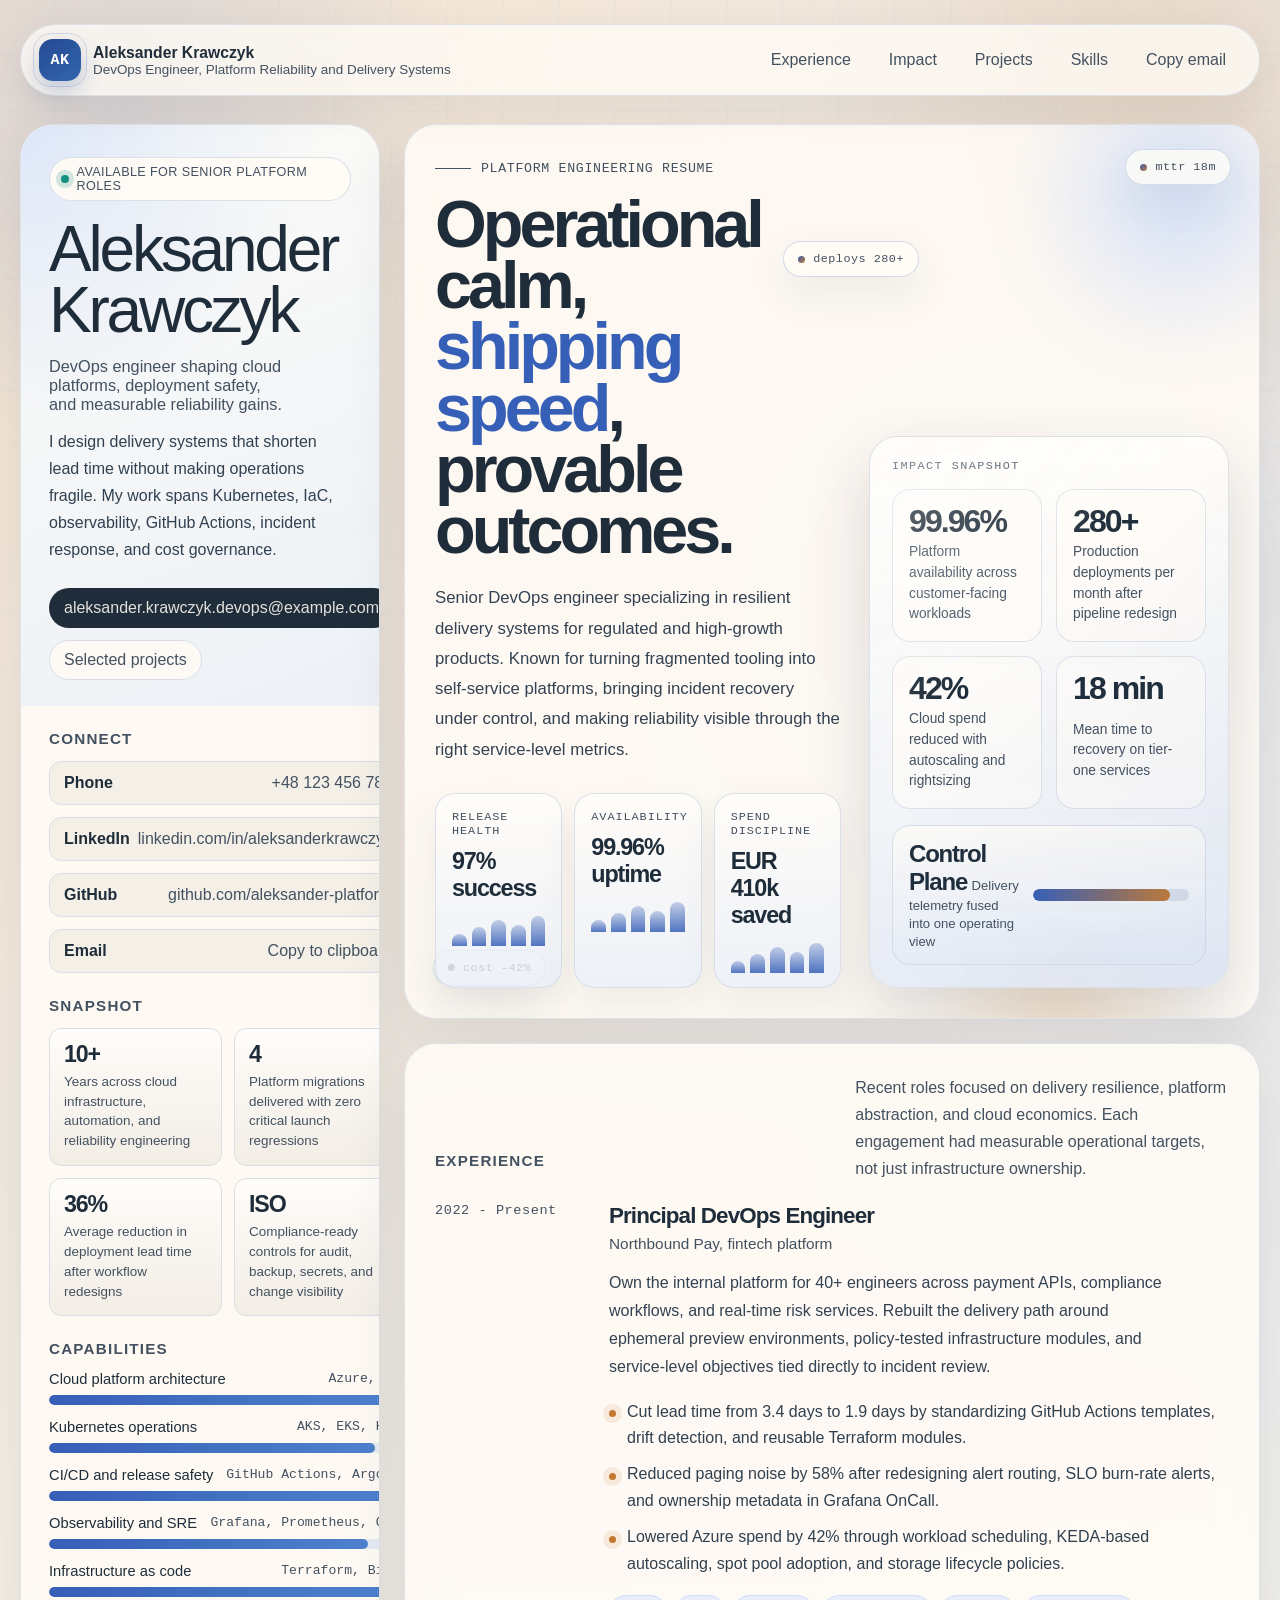
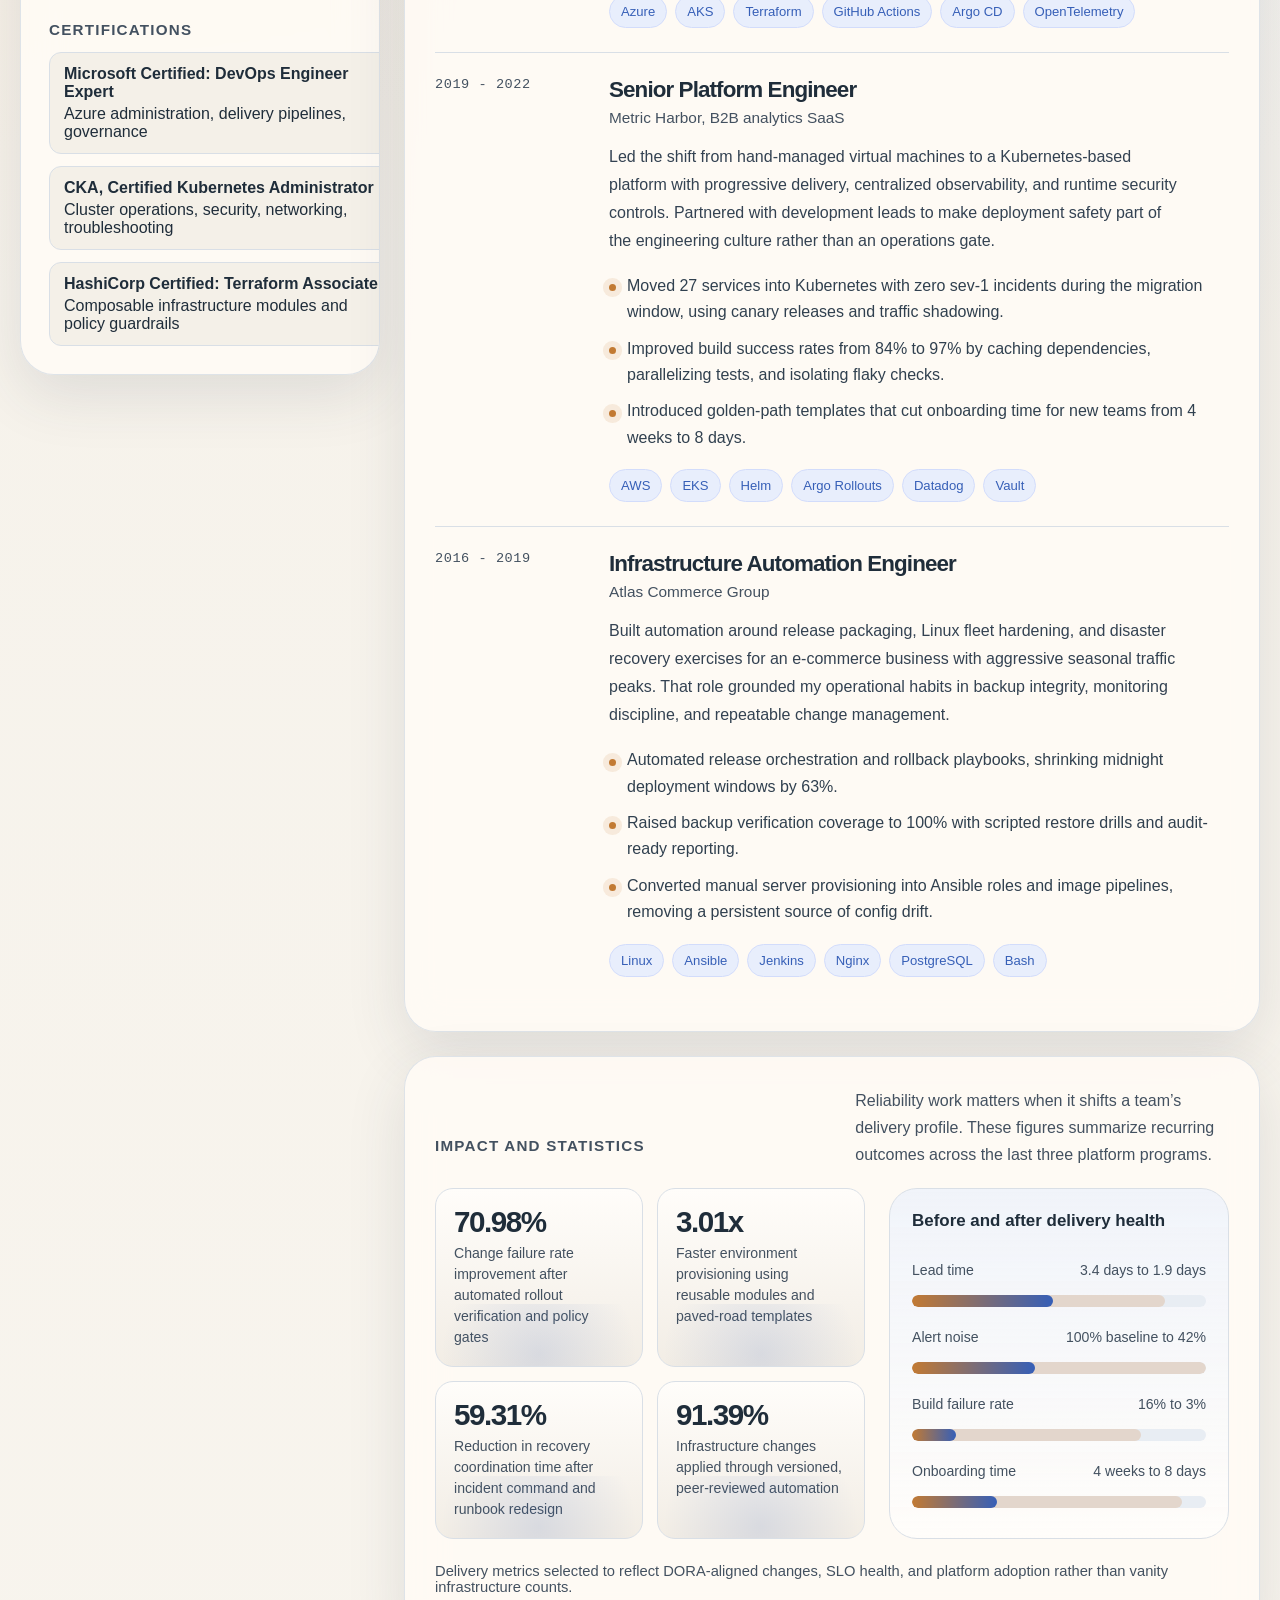
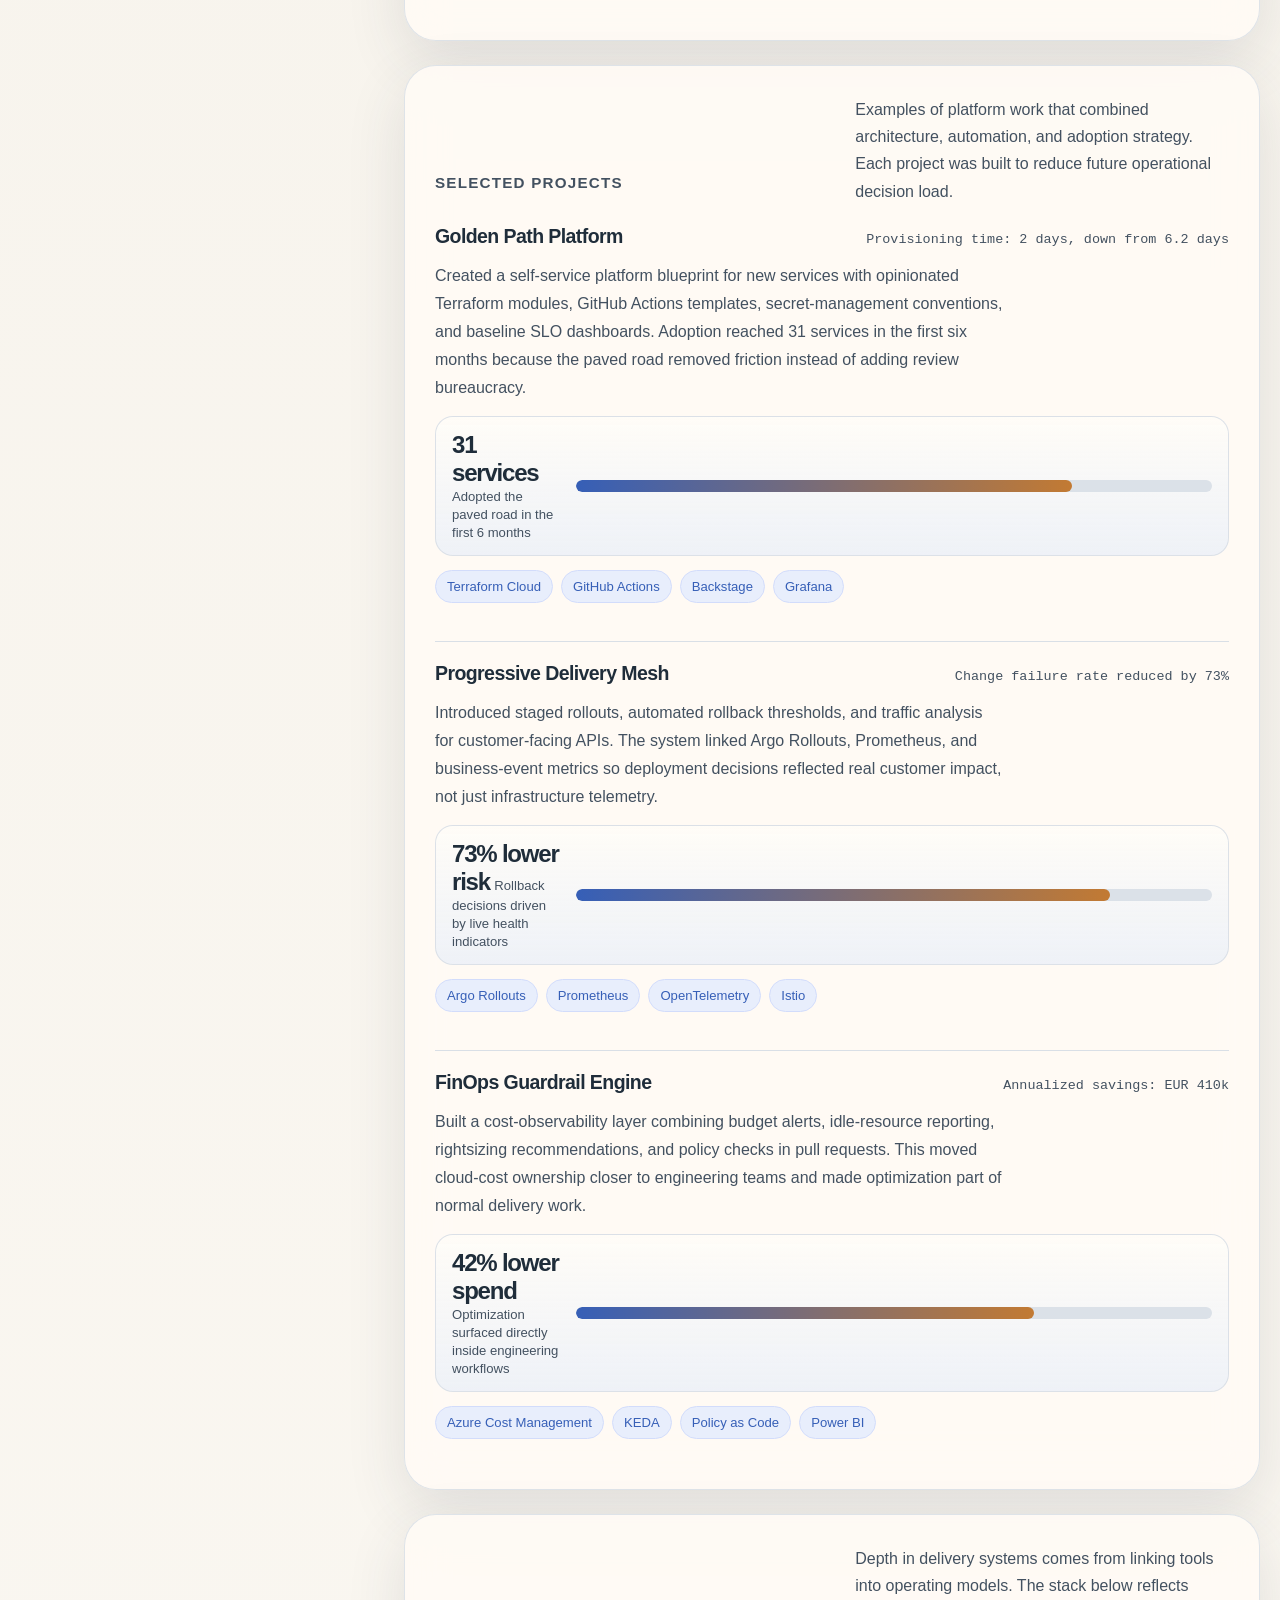
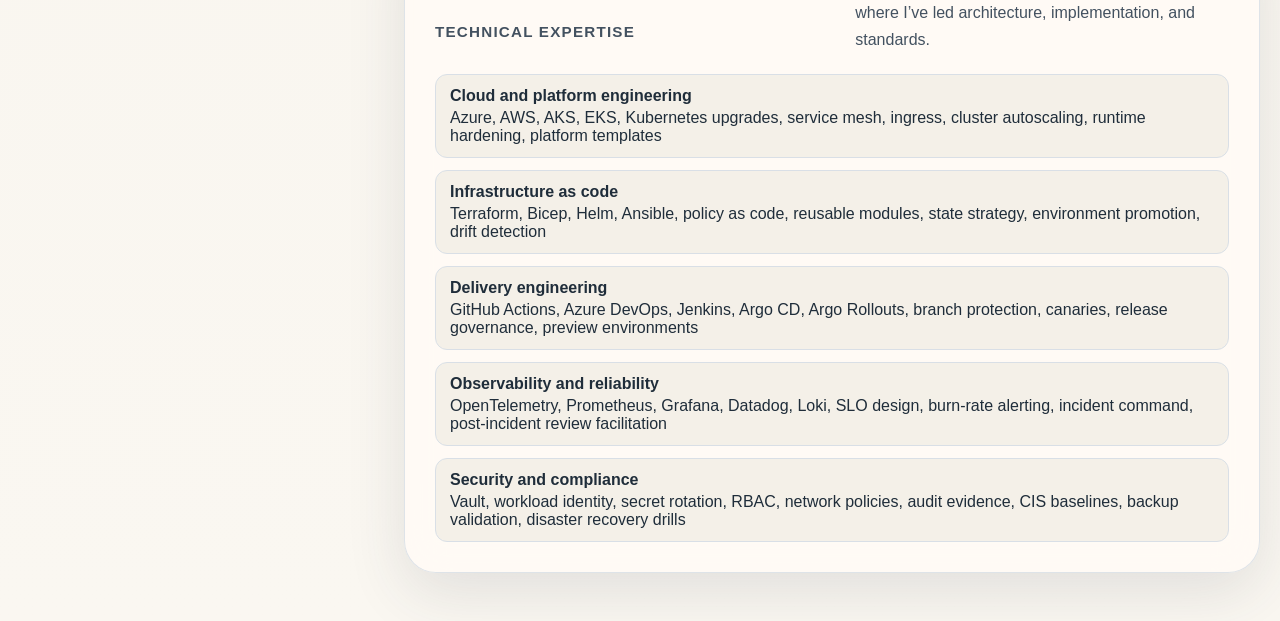
<file: gpt-5.4-initial.html>
<!DOCTYPE html>
<html lang="en">
<head>
    <meta charset="UTF-8">
    <meta name="viewport" content="width=device-width, initial-scale=1.0">
    <title>Aleksander Krawczyk | DevOps Engineer Resume</title>
    <meta name="description" content="Single-file DevOps engineer resume with quantified impact, platform engineering projects, and responsive UX.">
    <style>
        :root {
            color-scheme: light;
            --bg: #f4f0e8;
            --bg-strong: #ebe6dd;
            --surface: rgba(255, 251, 245, 0.88);
            --surface-strong: rgba(244, 240, 233, 0.96);
            --ink: #1f2d3a;
            --muted: #435160;
            --line: #d9dfe6;
            --primary: #365fb7;
            --primary-soft: #e8eefc;
            --accent: #c27a33;
            --accent-soft: #f6eadb;
            --success: #168f83;
            --glow-blue: rgba(79, 123, 204, 0.24);
            --glow-gold: rgba(194, 122, 51, 0.18);
            --shadow: 0 20px 60px rgba(49, 59, 71, 0.12);
            --radius-lg: 28px;
            --radius-md: 18px;
            --radius-sm: 12px;
            --max-width: 1240px;
        }

        * {
            box-sizing: border-box;
        }

        html {
            scroll-behavior: smooth;
            scroll-padding-top: 7rem;
        }

        body {
            margin: 0;
            font-family: "Aptos", "Segoe UI Variable Text", "Segoe UI", sans-serif;
            background:
                radial-gradient(circle at top left, rgba(245, 226, 205, 0.88) 0, transparent 34%),
                radial-gradient(circle at 90% 10%, rgba(212, 225, 249, 0.45) 0, transparent 28%),
                linear-gradient(180deg, var(--bg) 0%, #faf7f1 100%);
            color: var(--ink);
            min-height: 100vh;
        }

        body::before {
            content: "";
            position: fixed;
            inset: 0;
            pointer-events: none;
            background:
                linear-gradient(transparent 96%, rgba(191, 200, 215, 0.18) 96%),
                linear-gradient(90deg, transparent 96%, rgba(191, 200, 215, 0.16) 96%);
            background-size: 56px 56px;
            -webkit-mask-image: linear-gradient(180deg, rgba(0, 0, 0, 0.38), rgba(0, 0, 0, 0.08));
            mask-image: linear-gradient(180deg, rgba(0, 0, 0, 0.38), rgba(0, 0, 0, 0.08));
            z-index: -2;
        }

        body::after {
            content: "";
            position: fixed;
            inset: -10%;
            pointer-events: none;
            background:
                radial-gradient(circle at 16% 18%, rgba(102, 140, 217, 0.2), transparent 22%),
                radial-gradient(circle at 84% 16%, rgba(194, 122, 51, 0.16), transparent 22%),
                radial-gradient(circle at 72% 64%, rgba(61, 105, 182, 0.14), transparent 24%);
            filter: blur(24px);
            animation: auroraDrift 16s ease-in-out infinite alternate;
            z-index: -3;
        }

        a {
            color: inherit;
        }

        main {
            outline: none;
        }

        main section[id] {
            scroll-margin-top: 7rem;
        }

        img {
            max-width: 100%;
        }

        button,
        input,
        textarea,
        select {
            font: inherit;
        }

        .skip-link {
            position: absolute;
            left: 16px;
            top: -48px;
            background: var(--ink);
            color: var(--surface);
            padding: 10px 16px;
            border-radius: 999px;
            z-index: 20;
            transition: top 180ms ease;
        }

        .skip-link:focus {
            top: 16px;
        }

        .sr-only {
            position: absolute;
            width: 1px;
            height: 1px;
            padding: 0;
            margin: -1px;
            overflow: hidden;
            clip: rect(0, 0, 0, 0);
            white-space: nowrap;
            border: 0;
        }

        .shell {
            position: relative;
            width: min(calc(100% - 32px), var(--max-width));
            margin: 0 auto;
            padding: 24px 0 48px;
        }

        .topbar {
            position: sticky;
            top: 14px;
            z-index: 10;
            display: flex;
            align-items: center;
            justify-content: space-between;
            gap: 16px;
            margin-bottom: 28px;
            padding: 14px 18px;
            border: 1px solid rgba(217, 223, 230, 0.85);
            border-radius: 999px;
            background: rgba(255, 252, 247, 0.74);
            -webkit-backdrop-filter: blur(18px);
            backdrop-filter: blur(18px);
            box-shadow: 0 12px 36px rgba(49, 59, 71, 0.08);
        }

        .brand {
            display: flex;
            align-items: center;
            gap: 12px;
            min-width: 0;
        }

        .brand-mark {
            position: relative;
            display: grid;
            place-items: center;
            width: 42px;
            height: 42px;
            border-radius: 14px;
            background: linear-gradient(145deg, #244a93, #3366ad);
            color: #ffffff;
            font-family: "Cascadia Mono", "Consolas", monospace;
            font-size: 0.94rem;
            font-weight: 700;
            letter-spacing: 0.04em;
            box-shadow: 0 10px 22px rgba(36, 74, 147, 0.26);
        }

        .brand-mark::after {
            content: "";
            position: absolute;
            inset: -6px;
            border-radius: 18px;
            border: 1px solid rgba(54, 95, 183, 0.2);
            animation: pulseRing 3.8s ease-out infinite;
        }

        .brand-copy {
            min-width: 0;
        }

        .brand-copy strong,
        .brand-copy span {
            display: block;
            white-space: nowrap;
            overflow: hidden;
            text-overflow: ellipsis;
        }

        .brand-copy strong {
            font-size: 0.98rem;
        }

        .brand-copy span {
            color: var(--muted);
            font-size: 0.84rem;
        }

        .nav-links {
            display: flex;
            align-items: center;
            gap: 8px;
            flex-wrap: wrap;
            justify-content: flex-end;
        }

        .nav-links a,
        .nav-links button,
        .action-link {
            display: inline-flex;
            align-items: center;
            justify-content: center;
            gap: 8px;
            border: 1px solid transparent;
            border-radius: 999px;
            padding: 10px 14px;
            background: transparent;
            color: var(--muted);
            text-decoration: none;
            transition: transform 180ms ease, border-color 180ms ease, background 180ms ease, color 180ms ease;
            cursor: pointer;
        }

        .nav-links a,
        .nav-links button {
            position: relative;
            overflow: hidden;
        }

        .nav-links a::after,
        .nav-links button::after {
            content: "";
            position: absolute;
            inset: auto -20% -140% auto;
            width: 64px;
            height: 64px;
            border-radius: 50%;
            background: radial-gradient(circle, rgba(54, 95, 183, 0.18), transparent 68%);
            opacity: 0;
            transition: opacity 220ms ease;
        }

        .nav-links a:hover,
        .nav-links button:hover,
        .action-link:hover,
        .nav-links a:focus-visible,
        .nav-links button:focus-visible,
        .action-link:focus-visible {
            transform: translateY(-1px);
            background: var(--surface);
            border-color: var(--line);
            color: var(--ink);
        }

        .nav-links a:hover::after,
        .nav-links button:hover::after,
        .nav-links a:focus-visible::after,
        .nav-links button:focus-visible::after {
            opacity: 1;
        }

        .nav-links a.is-active {
            background: var(--primary-soft);
            color: var(--primary);
            border-color: #ccd8f7;
            font-weight: 600;
        }

        .layout {
            display: grid;
            grid-template-columns: minmax(300px, 360px) minmax(0, 1fr);
            gap: 24px;
            align-items: start;
        }

        .rail,
        .content section,
        .hero {
            border: 1px solid rgba(217, 223, 230, 0.85);
            background: var(--surface);
            box-shadow: var(--shadow);
            -webkit-backdrop-filter: blur(20px);
            backdrop-filter: blur(20px);
        }

        .rail {
            position: sticky;
            top: 98px;
            border-radius: clamp(28px, 4vw, 34px);
            overflow: hidden;
            isolation: isolate;
        }

        .rail::before {
            content: "";
            position: absolute;
            inset: 0;
            background: linear-gradient(125deg, transparent 0%, rgba(54, 95, 183, 0.08) 38%, transparent 62%);
            transform: translateX(-100%);
            animation: railSweep 10s linear infinite;
            pointer-events: none;
            z-index: 0;
        }

        .rail-header {
            position: relative;
            z-index: 1;
            padding: 32px 28px 26px;
            background:
                radial-gradient(circle at top left, rgba(218, 229, 249, 0.9) 0, transparent 44%),
                linear-gradient(160deg, #fcfbf7, rgba(230, 237, 248, 0.72));
        }

        .status-pill {
            display: inline-flex;
            align-items: center;
            gap: 8px;
            padding: 7px 11px;
            border-radius: 999px;
            background: rgba(255, 251, 245, 0.92);
            border: 1px solid rgba(213, 219, 229, 0.82);
            color: var(--muted);
            font-size: 0.79rem;
            letter-spacing: 0.03em;
            text-transform: uppercase;
        }

        .status-pill::before {
            content: "";
            width: 8px;
            height: 8px;
            border-radius: 50%;
            background: var(--success);
            box-shadow: 0 0 0 5px rgba(22, 143, 131, 0.2);
        }

        .hero-name {
            margin: 18px 0 0;
            font-size: clamp(2.6rem, 5vw, 4.1rem);
            line-height: 0.95;
            letter-spacing: -0.05em;
        }

        .hero-role {
            margin: 16px 0 14px;
            font-size: 1.02rem;
            color: var(--muted);
            max-width: 26ch;
        }

        .hero-summary {
            margin: 0;
            font-size: 1rem;
            line-height: 1.7;
            color: #314151;
        }

        .hero-actions {
            display: flex;
            flex-wrap: wrap;
            gap: 12px;
            margin-top: 24px;
        }

        .primary-link {
            background: var(--ink);
            color: var(--surface);
            text-decoration: none;
        }

        .secondary-link {
            background: var(--surface);
            border-color: var(--line);
            text-decoration: none;
        }

        .rail-body {
            position: relative;
            z-index: 1;
            padding: 24px 28px 28px;
            display: grid;
            gap: 24px;
        }

        .rail-section h2,
        .content h2 {
            margin: 0 0 14px;
            font-size: 0.95rem;
            letter-spacing: 0.08em;
            text-transform: uppercase;
            color: var(--muted);
        }

        .contact-list,
        .meta-list,
        .project-list,
        .highlights-list,
        .timeline-list,
        .skill-groups,
        .cert-list,
        .achievement-list {
            margin: 0;
            padding: 0;
            list-style: none;
        }

        .contact-list {
            display: grid;
            gap: 12px;
        }

        .contact-list a,
        .contact-list button {
            width: 100%;
            justify-content: space-between;
            border: 1px solid var(--line);
            border-radius: var(--radius-sm);
            padding: 12px 14px;
            text-align: left;
            text-decoration: none;
            background: var(--surface-strong);
            color: var(--ink);
        }

        .contact-list span {
            color: var(--muted);
        }

        .meta-grid {
            display: grid;
            grid-template-columns: repeat(2, minmax(0, 1fr));
            gap: 12px;
        }

        .meta-card {
            padding: 14px;
            border-radius: var(--radius-sm);
            background: linear-gradient(180deg, #fffdfa, #f2ede5);
            border: 1px solid var(--line);
        }

        .meta-value {
            display: block;
            margin-bottom: 6px;
            font-size: 1.45rem;
            line-height: 1;
            letter-spacing: -0.05em;
        }

        .meta-label {
            color: var(--muted);
            font-size: 0.84rem;
            line-height: 1.4;
        }

        .skill-groups {
            display: grid;
            gap: 14px;
        }

        .skill-row {
            display: grid;
            gap: 8px;
        }

        .skill-topline {
            display: flex;
            justify-content: space-between;
            gap: 12px;
            font-size: 0.92rem;
        }

        .skill-topline span:last-child {
            color: var(--muted);
            font-family: "Cascadia Mono", "Consolas", monospace;
            font-size: 0.82rem;
        }

        .meter {
            position: relative;
            overflow: hidden;
            height: 10px;
            border-radius: 999px;
            background: #e6ebf2;
        }

        .meter > span {
            position: absolute;
            inset: 0 auto 0 0;
            width: 100%;
            border-radius: inherit;
            background: linear-gradient(90deg, var(--primary), #4e82cc);
            transform-origin: left center;
            transform: scaleX(0);
            transition: transform 900ms cubic-bezier(0.22, 1, 0.36, 1);
        }

        .rail.is-visible .meter > span {
            transform: scaleX(1);
        }

        .meter > span::after {
            content: "";
            position: absolute;
            inset: 0;
            background: linear-gradient(90deg, transparent, rgba(255, 255, 255, 0.66), transparent);
            transform: translateX(-100%);
            animation: shimmer 2.8s linear infinite;
        }

        .cert-list,
        .achievement-list {
            display: grid;
            gap: 12px;
        }

        .cert-list li,
        .achievement-list li {
            padding: 12px 14px;
            border-radius: var(--radius-sm);
            border: 1px solid var(--line);
            background: var(--surface-strong);
        }

        .cert-list strong,
        .achievement-list strong {
            display: block;
            margin-bottom: 4px;
        }

        .content {
            display: grid;
            gap: 24px;
        }

        .hero {
            position: relative;
            overflow: hidden;
            border-radius: clamp(28px, 4vw, 40px);
            padding: 34px;
            isolation: isolate;
            transform-style: preserve-3d;
            --hero-tilt-x: 0deg;
            --hero-tilt-y: 0deg;
        }

        .hero::before,
        .hero::after {
            content: "";
            position: absolute;
            border-radius: 50%;
            filter: blur(18px);
            pointer-events: none;
        }

        .hero::before {
            width: 340px;
            height: 340px;
            right: -90px;
            top: -100px;
            background: radial-gradient(circle, rgba(208, 222, 248, 0.9), transparent 68%);
            animation: floatOrb 9s ease-in-out infinite;
        }

        .hero::after {
            width: 280px;
            height: 280px;
            right: 60px;
            bottom: -120px;
            background: radial-gradient(circle, rgba(237, 208, 176, 0.55), transparent 70%);
            animation: floatOrb 11s ease-in-out infinite reverse;
        }

        .hero::selection,
        .hero *::selection {
            background: rgba(54, 95, 183, 0.18);
        }

        .hero::before,
        .hero::after,
        .hero-grid {
            will-change: transform;
        }

        .hero-grid {
            position: relative;
            display: grid;
            grid-template-columns: minmax(0, 1.3fr) minmax(280px, 360px);
            gap: 28px;
            align-items: end;
            z-index: 2;
            transform: perspective(1200px) rotateX(var(--hero-tilt-x)) rotateY(var(--hero-tilt-y));
            transition: transform 220ms ease-out;
        }

        .hero-telemetry {
            position: absolute;
            inset: 0;
            pointer-events: none;
            z-index: 1;
        }

        .telemetry-pill {
            position: absolute;
            display: inline-flex;
            align-items: center;
            gap: 8px;
            padding: 10px 14px;
            border-radius: 999px;
            background: rgba(255, 253, 248, 0.78);
            border: 1px solid rgba(207, 216, 230, 0.9);
            color: var(--muted);
            font-family: "Cascadia Mono", "Consolas", monospace;
            font-size: 0.74rem;
            letter-spacing: 0.04em;
            box-shadow: 0 16px 40px rgba(44, 61, 82, 0.08);
            animation: floatLabel 8s ease-in-out infinite;
        }

        .telemetry-pill::before {
            content: "";
            width: 7px;
            height: 7px;
            border-radius: 50%;
            background: linear-gradient(135deg, var(--primary), var(--accent));
        }

        .telemetry-pill.one {
            top: 24px;
            right: 28px;
        }

        .telemetry-pill.two {
            top: 116px;
            right: 340px;
            animation-delay: -2.4s;
        }

        .telemetry-pill.three {
            bottom: 32px;
            left: 28px;
            animation-delay: -1.1s;
        }

        .hero-copy {
            position: relative;
            z-index: 2;
        }

        .signal-strip {
            display: grid;
            grid-template-columns: repeat(3, minmax(0, 1fr));
            gap: 12px;
            margin-top: 28px;
        }

        .signal-card {
            position: relative;
            overflow: hidden;
            padding: 16px 16px 14px;
            border-radius: 20px;
            background: linear-gradient(180deg, rgba(255, 253, 249, 0.88), rgba(232, 238, 248, 0.78));
            border: 1px solid rgba(214, 221, 231, 0.9);
            box-shadow: 0 16px 40px rgba(49, 59, 71, 0.08);
        }

        .signal-card::after {
            content: "";
            position: absolute;
            inset: 0;
            background: linear-gradient(120deg, transparent 18%, rgba(255, 255, 255, 0.62) 50%, transparent 82%);
            transform: translateX(-120%);
            animation: sweepCard 7s ease-in-out infinite;
        }

        .signal-label {
            display: block;
            margin-bottom: 10px;
            font-family: "Cascadia Mono", "Consolas", monospace;
            font-size: 0.74rem;
            letter-spacing: 0.08em;
            text-transform: uppercase;
            color: var(--muted);
        }

        .signal-value {
            display: block;
            margin-bottom: 12px;
            font-size: 1.46rem;
            letter-spacing: -0.05em;
        }

        .signal-bars {
            display: flex;
            align-items: flex-end;
            gap: 5px;
            height: 32px;
        }

        .signal-bars span {
            flex: 1;
            border-radius: 999px 999px 4px 4px;
            background: linear-gradient(180deg, rgba(54, 95, 183, 0.26), rgba(54, 95, 183, 0.86));
            animation: pulseBars 2.8s ease-in-out infinite;
            transform-origin: bottom center;
        }

        .signal-bars span:nth-child(1) { height: 36%; }
        .signal-bars span:nth-child(2) { height: 58%; animation-delay: -0.2s; }
        .signal-bars span:nth-child(3) { height: 82%; animation-delay: -0.4s; }
        .signal-bars span:nth-child(4) { height: 64%; animation-delay: -0.6s; }
        .signal-bars span:nth-child(5) { height: 92%; animation-delay: -0.8s; }

        .eyebrow {
            display: inline-flex;
            align-items: center;
            gap: 10px;
            margin-bottom: 18px;
            font-family: "Cascadia Mono", "Consolas", monospace;
            font-size: 0.83rem;
            letter-spacing: 0.05em;
            color: var(--muted);
            text-transform: uppercase;
        }

        .eyebrow::before {
            content: "";
            width: 36px;
            height: 1px;
            background: currentColor;
        }

        .headline {
            margin: 0;
            max-width: 11ch;
            font-size: clamp(2.8rem, 5.2vw, 5.3rem);
            line-height: 0.92;
            letter-spacing: -0.06em;
        }

        .headline span {
            color: var(--primary);
        }

        .lede {
            margin: 22px 0 0;
            max-width: 58ch;
            font-size: 1.05rem;
            line-height: 1.8;
            color: #334252;
        }

        .hero-panel {
            position: relative;
            display: grid;
            gap: 16px;
            padding: 22px;
            border-radius: var(--radius-lg);
            background: linear-gradient(180deg, rgba(255, 253, 249, 0.92), rgba(233, 239, 248, 0.85));
            border: 1px solid rgba(217, 223, 230, 0.9);
            box-shadow: 0 28px 60px rgba(49, 59, 71, 0.16);
            transform: translateZ(36px);
        }

        .hero-panel::before {
            content: "impact snapshot";
            font-family: "Cascadia Mono", "Consolas", monospace;
            font-size: 0.74rem;
            letter-spacing: 0.12em;
            text-transform: uppercase;
            color: var(--muted);
        }

        .hero-panel::after {
            content: "";
            position: absolute;
            inset: 0;
            border-radius: inherit;
            background: linear-gradient(135deg, rgba(255, 255, 255, 0.35), transparent 38%, rgba(54, 95, 183, 0.08) 100%);
            pointer-events: none;
        }

        .stat-grid {
            display: grid;
            grid-template-columns: repeat(2, minmax(0, 1fr));
            gap: 14px;
        }

        .stat {
            display: grid;
            gap: 6px;
            padding: 16px;
            border-radius: var(--radius-md);
            background: rgba(255, 253, 248, 0.72);
            border: 1px solid rgba(219, 224, 232, 0.9);
            position: relative;
            overflow: hidden;
            transition: transform 220ms ease, box-shadow 220ms ease;
        }

        .stat::after {
            content: "";
            position: absolute;
            inset: 0;
            background: linear-gradient(135deg, rgba(255, 255, 255, 0.24), transparent 34%, rgba(54, 95, 183, 0.08) 100%);
            opacity: 0;
            transition: opacity 220ms ease;
        }

        .stat strong {
            font-size: 2rem;
            line-height: 0.95;
            letter-spacing: -0.06em;
        }

        .stat span {
            color: var(--muted);
            font-size: 0.86rem;
            line-height: 1.5;
        }

        .stat:hover {
            transform: translateY(-4px);
            box-shadow: 0 16px 28px rgba(49, 59, 71, 0.1);
        }

        .stat:hover::after {
            opacity: 1;
        }

        .content section {
            border-radius: clamp(24px, 3vw, 32px);
            padding: 30px;
        }

        .section-header {
            display: flex;
            justify-content: space-between;
            align-items: end;
            gap: 16px;
            margin-bottom: 20px;
        }

        .section-header p {
            margin: 0;
            max-width: 42ch;
            color: var(--muted);
            line-height: 1.7;
        }

        .timeline-list {
            display: grid;
            gap: 0;
        }

        .timeline-item {
            display: grid;
            grid-template-columns: 150px minmax(0, 1fr);
            gap: 24px;
            padding: 24px 0;
            border-top: 1px solid var(--line);
            position: relative;
        }

        .timeline-item::after {
            content: "";
            position: absolute;
            left: 150px;
            right: 0;
            bottom: 0;
            height: 1px;
            background: linear-gradient(90deg, rgba(54, 95, 183, 0.24), transparent 70%);
            opacity: 0;
            transition: opacity 220ms ease;
        }

        .timeline-item:hover::after {
            opacity: 1;
        }

        .timeline-item:first-child {
            border-top: 0;
            padding-top: 0;
        }

        .timeline-period {
            font-family: "Cascadia Mono", "Consolas", monospace;
            color: var(--muted);
            font-size: 0.85rem;
            letter-spacing: 0.04em;
        }

        .timeline-title {
            margin: 0;
            font-size: 1.4rem;
            letter-spacing: -0.04em;
        }

        .timeline-title span {
            display: block;
            margin-top: 6px;
            font-size: 0.96rem;
            color: var(--muted);
            font-weight: 500;
            letter-spacing: normal;
        }

        .timeline-copy {
            margin: 16px 0 0;
            color: #334252;
            line-height: 1.75;
            max-width: 64ch;
        }

        .highlights-list {
            display: grid;
            gap: 10px;
            margin-top: 18px;
        }

        .highlights-list li {
            position: relative;
            padding-left: 18px;
            line-height: 1.65;
            color: #30404f;
        }

        .highlights-list li::before {
            content: "";
            position: absolute;
            left: 0;
            top: 0.72em;
            width: 7px;
            height: 7px;
            border-radius: 50%;
            background: var(--accent);
            box-shadow: 0 0 0 6px rgba(194, 122, 51, 0.12);
        }

        .tool-tags {
            display: flex;
            flex-wrap: wrap;
            gap: 8px;
            margin-top: 18px;
        }

        .tool-tags span,
        .project-stack span {
            display: inline-flex;
            align-items: center;
            padding: 8px 11px;
            border-radius: 999px;
            background: var(--primary-soft);
            color: var(--primary);
            font-size: 0.82rem;
            border: 1px solid #d2dcfb;
            transition: transform 180ms ease, background 180ms ease, color 180ms ease;
        }

        .tool-tags span:hover,
        .project-stack span:hover {
            transform: translateY(-2px);
            background: rgba(54, 95, 183, 0.14);
        }

        .stats-board {
            display: grid;
            grid-template-columns: minmax(0, 1.1fr) minmax(280px, 340px);
            gap: 24px;
        }

        .kpi-grid {
            display: grid;
            grid-template-columns: repeat(2, minmax(0, 1fr));
            gap: 14px;
        }

        .kpi-card {
            padding: 18px;
            border: 1px solid var(--line);
            border-radius: var(--radius-md);
            background: linear-gradient(180deg, #fffdfa, #f2ede5);
            position: relative;
            overflow: hidden;
        }

        .kpi-card::after {
            content: "";
            position: absolute;
            inset: auto -20% -38px;
            height: 100px;
            background: radial-gradient(circle, rgba(54, 95, 183, 0.14), transparent 64%);
            pointer-events: none;
        }

        .kpi-card strong {
            display: block;
            margin-bottom: 6px;
            font-size: 1.85rem;
            line-height: 1;
            letter-spacing: -0.05em;
        }

        .kpi-card span {
            color: var(--muted);
            font-size: 0.88rem;
            line-height: 1.5;
        }

        .comparison-panel {
            display: grid;
            gap: 14px;
            padding: 22px;
            border-radius: var(--radius-lg);
            background: linear-gradient(180deg, rgba(237, 242, 251, 0.8), #fffdfa);
            border: 1px solid var(--line);
        }

        .comparison-panel h3,
        .projects h3 {
            margin: 0;
            font-size: 1.06rem;
        }

        .comparison-row {
            display: grid;
            gap: 8px;
        }

        .comparison-row header {
            display: flex;
            justify-content: space-between;
            gap: 12px;
            color: var(--muted);
            font-size: 0.88rem;
        }

        .comparison-track {
            position: relative;
            height: 12px;
            border-radius: 999px;
            background: #e8edf3;
            overflow: hidden;
        }

        .comparison-before,
        .comparison-after {
            position: absolute;
            top: 0;
            bottom: 0;
            border-radius: inherit;
            transform-origin: left center;
            transform: scaleX(0);
            transition: transform 900ms cubic-bezier(0.22, 1, 0.36, 1);
        }

        .comparison-before {
            left: 0;
            background: #d8ab82;
            opacity: 0.34;
        }

        .comparison-after {
            left: 0;
            background: linear-gradient(90deg, var(--accent), var(--primary));
        }

        .reveal.is-visible .comparison-before,
        .reveal.is-visible .comparison-after {
            transform: scaleX(1);
        }

        .project-list {
            display: grid;
            gap: 18px;
        }

        .project-item {
            display: grid;
            gap: 14px;
            padding: 20px 0;
            border-top: 1px solid var(--line);
            transition: transform 220ms ease;
        }

        .project-item:first-child {
            padding-top: 0;
            border-top: 0;
        }

        .project-item:hover {
            transform: translateX(4px);
        }

        .project-topline {
            display: flex;
            justify-content: space-between;
            gap: 16px;
            align-items: baseline;
            flex-wrap: wrap;
        }

        .project-topline strong {
            font-size: 1.22rem;
            letter-spacing: -0.03em;
        }

        .project-topline span,
        .project-summary,
        .project-metric {
            color: var(--muted);
        }

        .project-summary {
            margin: 0;
            max-width: 64ch;
            line-height: 1.75;
        }

        .project-visual {
            display: grid;
            grid-template-columns: 110px minmax(0, 1fr);
            gap: 14px;
            align-items: center;
            padding: 14px 16px;
            border-radius: 18px;
            background: linear-gradient(180deg, rgba(255, 253, 248, 0.82), rgba(232, 238, 248, 0.72));
            border: 1px solid rgba(217, 223, 230, 0.92);
        }

        .project-visual strong {
            font-size: 1.5rem;
            letter-spacing: -0.05em;
        }

        .project-visual span {
            color: var(--muted);
            font-size: 0.82rem;
        }

        .project-track {
            position: relative;
            height: 12px;
            border-radius: 999px;
            background: rgba(212, 219, 228, 0.8);
            overflow: hidden;
        }

        .project-track::before {
            content: "";
            position: absolute;
            inset: 0;
            width: var(--track-level);
            background: linear-gradient(90deg, var(--primary), var(--accent));
            border-radius: inherit;
            transform-origin: left center;
            transform: scaleX(0);
            transition: transform 1s cubic-bezier(0.22, 1, 0.36, 1);
        }

        .reveal.is-visible .project-track::before {
            transform: scaleX(1);
        }

        .project-track.track-88 { --track-level: 88%; }
        .project-track.track-84 { --track-level: 84%; }
        .project-track.track-78 { --track-level: 78%; }
        .project-track.track-72 { --track-level: 72%; }

        .project-stack {
            display: flex;
            gap: 8px;
            flex-wrap: wrap;
        }

        .project-metric {
            font-family: "Cascadia Mono", "Consolas", monospace;
            font-size: 0.84rem;
        }

        .footer-note {
            margin-top: 24px;
            font-size: 0.92rem;
            color: var(--muted);
        }

        .reveal {
            opacity: 0;
            transform: translateY(18px);
            transition: opacity 700ms cubic-bezier(0.22, 1, 0.36, 1), transform 700ms cubic-bezier(0.22, 1, 0.36, 1);
        }

        .reveal.is-visible {
            opacity: 1;
            transform: translateY(0);
        }

        .live-status {
            min-height: 1.4em;
            color: var(--primary);
            font-size: 0.84rem;
        }

        :focus-visible {
            outline: 3px solid rgba(101, 150, 235, 0.5);
            outline-offset: 3px;
        }

        @media (prefers-contrast: more) {
            :root {
                --surface: #fffdf9;
                --surface-strong: #fffdf9;
                --line: #97a3b1;
                --muted: #314151;
                --primary: #204f9f;
            }

            .topbar,
            .rail,
            .content section,
            .hero,
            .meta-card,
            .kpi-card,
            .project-visual,
            .hero-panel,
            .stat,
            .contact-list a,
            .contact-list button,
            .cert-list li,
            .achievement-list li {
                box-shadow: none;
                background: #fffdf9;
                border-color: #7f8b99;
            }

            .nav-links a,
            .nav-links button,
            .action-link {
                border-color: #7f8b99;
            }
        }

        @media (forced-colors: active) {
            body,
            .topbar,
            .rail,
            .content section,
            .hero,
            .meta-card,
            .kpi-card,
            .project-visual,
            .hero-panel,
            .stat,
            .contact-list a,
            .contact-list button,
            .cert-list li,
            .achievement-list li,
            .telemetry-pill,
            .signal-card,
            .tool-tags span,
            .project-stack span,
            .nav-links a,
            .nav-links button,
            .action-link {
                background: Canvas;
                color: CanvasText;
                border-color: CanvasText;
                box-shadow: none;
            }

            body::before,
            body::after,
            .rail::before,
            .hero::before,
            .hero::after,
            .brand-mark::after,
            .signal-card::after,
            .meter > span::after {
                display: none;
            }

            .brand-mark,
            .primary-link,
            .nav-links a.is-active {
                background: Highlight;
                color: HighlightText;
                border-color: Highlight;
            }

            .comparison-before,
            .comparison-after,
            .project-track::before,
            .meter > span {
                background: Highlight;
            }
        }

        .meter.level-94 > span { width: 94%; }
        .meter.level-91 > span { width: 91%; }
        .meter.level-96 > span { width: 96%; }
        .meter.level-89 > span { width: 89%; }
        .meter.level-95 > span { width: 95%; }
        .comparison-before.w-100 { width: 100%; }
        .comparison-before.w-92 { width: 92%; }
        .comparison-before.w-86 { width: 86%; }
        .comparison-before.w-78 { width: 78%; }
        .comparison-after.w-48 { width: 48%; }
        .comparison-after.w-42 { width: 42%; }
        .comparison-after.w-29 { width: 29%; }
        .comparison-after.w-15 { width: 15%; }

        @keyframes auroraDrift {
            0% { transform: translate3d(0, 0, 0) scale(1); }
            100% { transform: translate3d(1.8%, -1.4%, 0) scale(1.06); }
        }

        @keyframes pulseRing {
            0%, 100% { transform: scale(1); opacity: 0.6; }
            50% { transform: scale(1.06); opacity: 0.2; }
        }

        @keyframes railSweep {
            0% { transform: translateX(-100%); }
            100% { transform: translateX(135%); }
        }

        @keyframes shimmer {
            0% { transform: translateX(-100%); }
            100% { transform: translateX(100%); }
        }

        @keyframes floatOrb {
            0%, 100% { transform: translate3d(0, 0, 0); }
            50% { transform: translate3d(0, 18px, 0); }
        }

        @keyframes floatLabel {
            0%, 100% { transform: translate3d(0, 0, 0); }
            50% { transform: translate3d(0, -8px, 0); }
        }

        @keyframes pulseBars {
            0%, 100% { transform: scaleY(0.92); }
            50% { transform: scaleY(1.08); }
        }

        @keyframes sweepCard {
            0%, 70%, 100% { transform: translateX(-120%); }
            88% { transform: translateX(120%); }
        }

        @media (max-width: 1080px) {
            .layout,
            .hero-grid,
            .stats-board,
            .signal-strip {
                grid-template-columns: 1fr;
            }

            .rail {
                position: static;
            }

            .headline {
                max-width: 14ch;
            }

            .telemetry-pill.two {
                right: 24px;
                top: 160px;
            }
        }

        @media (max-width: 760px) {
            .shell {
                width: min(calc(100% - 20px), var(--max-width));
                padding-top: 12px;
            }

            .topbar {
                position: static;
                border-radius: 24px;
                padding: 16px;
                align-items: start;
                flex-direction: column;
            }

            .nav-links {
                width: 100%;
                justify-content: flex-start;
            }

            .hero,
            .content section,
            .rail {
                padding-left: 20px;
                padding-right: 20px;
            }

            .rail-header,
            .rail-body,
            .hero {
                padding: 24px 20px;
            }

            .timeline-item {
                grid-template-columns: 1fr;
                gap: 14px;
            }

            .stat-grid,
            .meta-grid,
            .kpi-grid {
                grid-template-columns: 1fr;
            }

            .telemetry-pill {
                position: static;
                margin-bottom: 10px;
            }

            .hero-telemetry {
                position: relative;
                display: grid;
                gap: 8px;
                margin-bottom: 18px;
            }

            .project-visual {
                grid-template-columns: 1fr;
            }

            .headline {
                font-size: clamp(2.35rem, 14vw, 4rem);
            }
        }

        @media (prefers-reduced-motion: reduce) {
            html {
                scroll-behavior: auto;
            }

            *,
            *::before,
            *::after {
                animation-duration: 0.01ms !important;
                animation-iteration-count: 1 !important;
                transition-duration: 0.01ms !important;
                scroll-behavior: auto !important;
            }

            .reveal {
                opacity: 1;
                transform: none;
            }

            .hero-grid,
            .telemetry-pill,
            .brand-mark::after,
            .meter > span::after,
            .signal-card::after,
            body::after,
            .rail::before,
            .hero::before,
            .hero::after {
                animation: none !important;
            }
        }
    </style>
</head>
<body>
    <a class="skip-link" href="#main-content">Skip to main content</a>

    <div class="shell">
        <header class="topbar" aria-label="Primary">
            <div class="brand">
                <div class="brand-mark" aria-hidden="true">AK</div>
                <div class="brand-copy">
                    <strong>Aleksander Krawczyk</strong>
                    <span>DevOps Engineer, Platform Reliability and Delivery Systems</span>
                </div>
            </div>

            <nav class="nav-links" aria-label="Section navigation">
                <a href="#experience">Experience</a>
                <a href="#impact">Impact</a>
                <a href="#projects">Projects</a>
                <a href="#skills">Skills</a>
                <button type="button" id="copy-email">Copy email</button>
            </nav>
        </header>

        <div class="layout">
            <aside class="rail reveal" aria-label="Profile summary">
                <div class="rail-header">
                    <span class="status-pill">Available for senior platform roles</span>
                    <p class="hero-name">Aleksander<br>Krawczyk</p>
                    <p class="hero-role">DevOps engineer shaping cloud platforms, deployment safety, and measurable reliability gains.</p>
                    <p class="hero-summary">I design delivery systems that shorten lead time without making operations fragile. My work spans Kubernetes, IaC, observability, GitHub Actions, incident response, and cost governance.</p>
                    <div class="hero-actions">
                        <a class="action-link primary-link" href="mailto:aleksander.krawczyk.devops@example.com">aleksander.krawczyk.devops@example.com</a>
                        <a class="action-link secondary-link" href="#projects">Selected projects</a>
                    </div>
                </div>

                <div class="rail-body">
                    <section class="rail-section" aria-labelledby="contact-heading">
                        <h2 id="contact-heading">Connect</h2>
                        <ul class="contact-list">
                            <li><a class="action-link" href="tel:+48123456789"><strong>Phone</strong><span>+48 123 456 789</span></a></li>
                            <li><a class="action-link" href="https://www.linkedin.com" target="_blank" rel="noreferrer noopener"><strong>LinkedIn</strong><span>linkedin.com/in/aleksanderkrawczyk</span></a></li>
                            <li><a class="action-link" href="https://github.com" target="_blank" rel="noreferrer noopener"><strong>GitHub</strong><span>github.com/aleksander-platform</span></a></li>
                            <li><button class="action-link" type="button" id="copy-email-rail"><strong>Email</strong><span>Copy to clipboard</span></button></li>
                        </ul>
                        <output class="live-status" id="copy-status" aria-live="polite"></output>
                    </section>

                    <section class="rail-section" aria-labelledby="facts-heading">
                        <h2 id="facts-heading">Snapshot</h2>
                        <div class="meta-grid">
                            <div class="meta-card">
                                <strong class="meta-value">10+</strong>
                                <span class="meta-label">Years across cloud infrastructure, automation, and reliability engineering</span>
                            </div>
                            <div class="meta-card">
                                <strong class="meta-value">4</strong>
                                <span class="meta-label">Platform migrations delivered with zero critical launch regressions</span>
                            </div>
                            <div class="meta-card">
                                <strong class="meta-value">36%</strong>
                                <span class="meta-label">Average reduction in deployment lead time after workflow redesigns</span>
                            </div>
                            <div class="meta-card">
                                <strong class="meta-value">ISO</strong>
                                <span class="meta-label">Compliance-ready controls for audit, backup, secrets, and change visibility</span>
                            </div>
                        </div>
                    </section>

                    <section class="rail-section" aria-labelledby="capabilities-heading">
                        <h2 id="capabilities-heading">Capabilities</h2>
                        <ul class="skill-groups">
                            <li class="skill-row">
                                <div class="skill-topline"><span>Cloud platform architecture</span><span>Azure, AWS</span></div>
                                <div class="meter level-94" aria-hidden="true"><span></span></div>
                            </li>
                            <li class="skill-row">
                                <div class="skill-topline"><span>Kubernetes operations</span><span>AKS, EKS, Helm</span></div>
                                <div class="meter level-91" aria-hidden="true"><span></span></div>
                            </li>
                            <li class="skill-row">
                                <div class="skill-topline"><span>CI/CD and release safety</span><span>GitHub Actions, Argo CD</span></div>
                                <div class="meter level-96" aria-hidden="true"><span></span></div>
                            </li>
                            <li class="skill-row">
                                <div class="skill-topline"><span>Observability and SRE</span><span>Grafana, Prometheus, OTEL</span></div>
                                <div class="meter level-89" aria-hidden="true"><span></span></div>
                            </li>
                            <li class="skill-row">
                                <div class="skill-topline"><span>Infrastructure as code</span><span>Terraform, Bicep</span></div>
                                <div class="meter level-95" aria-hidden="true"><span></span></div>
                            </li>
                        </ul>
                    </section>

                    <section class="rail-section" aria-labelledby="certifications-heading">
                        <h2 id="certifications-heading">Certifications</h2>
                        <ul class="cert-list">
                            <li>
                                <strong>Microsoft Certified: DevOps Engineer Expert</strong>
                                <span>Azure administration, delivery pipelines, governance</span>
                            </li>
                            <li>
                                <strong>CKA, Certified Kubernetes Administrator</strong>
                                <span>Cluster operations, security, networking, troubleshooting</span>
                            </li>
                            <li>
                                <strong>HashiCorp Certified: Terraform Associate</strong>
                                <span>Composable infrastructure modules and policy guardrails</span>
                            </li>
                        </ul>
                    </section>
                </div>
            </aside>

            <main class="content" id="main-content" tabindex="-1">
                <section class="hero reveal" aria-labelledby="hero-heading" id="top">
                    <div class="hero-telemetry" aria-hidden="true">
                        <span class="telemetry-pill one">mttr 18m</span>
                        <span class="telemetry-pill two">deploys 280+</span>
                        <span class="telemetry-pill three">cost -42%</span>
                    </div>
                    <div class="hero-grid">
                        <div class="hero-copy">
                            <div class="eyebrow">Platform engineering resume</div>
                            <h1 class="headline" id="hero-heading">Operational calm, <span>shipping speed</span>, provable outcomes.</h1>
                            <p class="lede">Senior DevOps engineer specializing in resilient delivery systems for regulated and high-growth products. Known for turning fragmented tooling into self-service platforms, bringing incident recovery under control, and making reliability visible through the right service-level metrics.</p>
                            <div class="signal-strip" aria-label="Key technical signals">
                                <article class="signal-card">
                                    <span class="signal-label">Release Health</span>
                                    <strong class="signal-value">97% success</strong>
                                    <div class="signal-bars" aria-hidden="true">
                                        <span></span><span></span><span></span><span></span><span></span>
                                    </div>
                                </article>
                                <article class="signal-card">
                                    <span class="signal-label">Availability</span>
                                    <strong class="signal-value">99.96% uptime</strong>
                                    <div class="signal-bars" aria-hidden="true">
                                        <span></span><span></span><span></span><span></span><span></span>
                                    </div>
                                </article>
                                <article class="signal-card">
                                    <span class="signal-label">Spend Discipline</span>
                                    <strong class="signal-value">EUR 410k saved</strong>
                                    <div class="signal-bars" aria-hidden="true">
                                        <span></span><span></span><span></span><span></span><span></span>
                                    </div>
                                </article>
                            </div>
                        </div>

                        <div class="hero-panel" aria-label="Impact snapshot statistics">
                            <div class="stat-grid">
                                <div class="stat">
                                    <strong data-counter="99.96" data-suffix="%">0</strong>
                                    <span>Platform availability across customer-facing workloads</span>
                                </div>
                                <div class="stat">
                                    <strong data-counter="280" data-suffix="+">0</strong>
                                    <span>Production deployments per month after pipeline redesign</span>
                                </div>
                                <div class="stat">
                                    <strong data-counter="42" data-suffix="%">0</strong>
                                    <span>Cloud spend reduced with autoscaling and rightsizing</span>
                                </div>
                                <div class="stat">
                                    <strong data-counter="18" data-suffix=" min">0</strong>
                                    <span>Mean time to recovery on tier-one services</span>
                                </div>
                            </div>
                            <div class="project-visual">
                                <div>
                                    <strong>Control Plane</strong>
                                    <span>Delivery telemetry fused into one operating view</span>
                                </div>
                                <div class="project-track track-88" aria-hidden="true"></div>
                            </div>
                        </div>
                    </div>
                </section>

                <section id="experience" class="reveal" aria-labelledby="experience-heading">
                    <div class="section-header">
                        <div>
                            <h2 id="experience-heading">Experience</h2>
                        </div>
                        <p>Recent roles focused on delivery resilience, platform abstraction, and cloud economics. Each engagement had measurable operational targets, not just infrastructure ownership.</p>
                    </div>

                    <ol class="timeline-list">
                        <li class="timeline-item">
                            <div class="timeline-period">2022 - Present</div>
                            <div>
                                <h3 class="timeline-title">Principal DevOps Engineer <span>Northbound Pay, fintech platform</span></h3>
                                <p class="timeline-copy">Own the internal platform for 40+ engineers across payment APIs, compliance workflows, and real-time risk services. Rebuilt the delivery path around ephemeral preview environments, policy-tested infrastructure modules, and service-level objectives tied directly to incident review.</p>
                                <ul class="highlights-list">
                                    <li>Cut lead time from 3.4 days to 1.9 days by standardizing GitHub Actions templates, drift detection, and reusable Terraform modules.</li>
                                    <li>Reduced paging noise by 58% after redesigning alert routing, SLO burn-rate alerts, and ownership metadata in Grafana OnCall.</li>
                                    <li>Lowered Azure spend by 42% through workload scheduling, KEDA-based autoscaling, spot pool adoption, and storage lifecycle policies.</li>
                                </ul>
                                <div class="tool-tags" aria-label="Tools used at Northbound Pay">
                                    <span>Azure</span>
                                    <span>AKS</span>
                                    <span>Terraform</span>
                                    <span>GitHub Actions</span>
                                    <span>Argo CD</span>
                                    <span>OpenTelemetry</span>
                                </div>
                            </div>
                        </li>

                        <li class="timeline-item">
                            <div class="timeline-period">2019 - 2022</div>
                            <div>
                                <h3 class="timeline-title">Senior Platform Engineer <span>Metric Harbor, B2B analytics SaaS</span></h3>
                                <p class="timeline-copy">Led the shift from hand-managed virtual machines to a Kubernetes-based platform with progressive delivery, centralized observability, and runtime security controls. Partnered with development leads to make deployment safety part of the engineering culture rather than an operations gate.</p>
                                <ul class="highlights-list">
                                    <li>Moved 27 services into Kubernetes with zero sev-1 incidents during the migration window, using canary releases and traffic shadowing.</li>
                                    <li>Improved build success rates from 84% to 97% by caching dependencies, parallelizing tests, and isolating flaky checks.</li>
                                    <li>Introduced golden-path templates that cut onboarding time for new teams from 4 weeks to 8 days.</li>
                                </ul>
                                <div class="tool-tags" aria-label="Tools used at Metric Harbor">
                                    <span>AWS</span>
                                    <span>EKS</span>
                                    <span>Helm</span>
                                    <span>Argo Rollouts</span>
                                    <span>Datadog</span>
                                    <span>Vault</span>
                                </div>
                            </div>
                        </li>

                        <li class="timeline-item">
                            <div class="timeline-period">2016 - 2019</div>
                            <div>
                                <h3 class="timeline-title">Infrastructure Automation Engineer <span>Atlas Commerce Group</span></h3>
                                <p class="timeline-copy">Built automation around release packaging, Linux fleet hardening, and disaster recovery exercises for an e-commerce business with aggressive seasonal traffic peaks. That role grounded my operational habits in backup integrity, monitoring discipline, and repeatable change management.</p>
                                <ul class="highlights-list">
                                    <li>Automated release orchestration and rollback playbooks, shrinking midnight deployment windows by 63%.</li>
                                    <li>Raised backup verification coverage to 100% with scripted restore drills and audit-ready reporting.</li>
                                    <li>Converted manual server provisioning into Ansible roles and image pipelines, removing a persistent source of config drift.</li>
                                </ul>
                                <div class="tool-tags" aria-label="Tools used at Atlas Commerce Group">
                                    <span>Linux</span>
                                    <span>Ansible</span>
                                    <span>Jenkins</span>
                                    <span>Nginx</span>
                                    <span>PostgreSQL</span>
                                    <span>Bash</span>
                                </div>
                            </div>
                        </li>
                    </ol>
                </section>

                <section id="impact" class="reveal" aria-labelledby="impact-heading">
                    <div class="section-header">
                        <div>
                            <h2 id="impact-heading">Impact And Statistics</h2>
                        </div>
                        <p>Reliability work matters when it shifts a team’s delivery profile. These figures summarize recurring outcomes across the last three platform programs.</p>
                    </div>

                    <div class="stats-board">
                        <div class="kpi-grid" aria-label="Operational impact key performance indicators">
                            <article class="kpi-card">
                                <strong data-counter="73" data-suffix="%">0</strong>
                                <span>Change failure rate improvement after automated rollout verification and policy gates</span>
                            </article>
                            <article class="kpi-card">
                                <strong data-counter="3.1" data-suffix="x">0</strong>
                                <span>Faster environment provisioning using reusable modules and paved-road templates</span>
                            </article>
                            <article class="kpi-card">
                                <strong data-counter="61" data-suffix="%">0</strong>
                                <span>Reduction in recovery coordination time after incident command and runbook redesign</span>
                            </article>
                            <article class="kpi-card">
                                <strong data-counter="94" data-suffix="%">0</strong>
                                <span>Infrastructure changes applied through versioned, peer-reviewed automation</span>
                            </article>
                        </div>

                        <aside class="comparison-panel" aria-labelledby="comparison-heading">
                            <h3 id="comparison-heading">Before and after delivery health</h3>

                            <div class="comparison-row">
                                <header><span>Lead time</span><span>3.4 days to 1.9 days</span></header>
                                <div class="comparison-track" aria-hidden="true">
                                    <span class="comparison-before w-86"></span>
                                    <span class="comparison-after w-48"></span>
                                </div>
                            </div>

                            <div class="comparison-row">
                                <header><span>Alert noise</span><span>100% baseline to 42%</span></header>
                                <div class="comparison-track" aria-hidden="true">
                                    <span class="comparison-before w-100"></span>
                                    <span class="comparison-after w-42"></span>
                                </div>
                            </div>

                            <div class="comparison-row">
                                <header><span>Build failure rate</span><span>16% to 3%</span></header>
                                <div class="comparison-track" aria-hidden="true">
                                    <span class="comparison-before w-78"></span>
                                    <span class="comparison-after w-15"></span>
                                </div>
                            </div>

                            <div class="comparison-row">
                                <header><span>Onboarding time</span><span>4 weeks to 8 days</span></header>
                                <div class="comparison-track" aria-hidden="true">
                                    <span class="comparison-before w-92"></span>
                                    <span class="comparison-after w-29"></span>
                                </div>
                            </div>
                        </aside>
                    </div>

                    <p class="footer-note">Delivery metrics selected to reflect DORA-aligned changes, SLO health, and platform adoption rather than vanity infrastructure counts.</p>
                </section>

                <section id="projects" class="projects reveal" aria-labelledby="projects-heading">
                    <div class="section-header">
                        <div>
                            <h2 id="projects-heading">Selected Projects</h2>
                        </div>
                        <p>Examples of platform work that combined architecture, automation, and adoption strategy. Each project was built to reduce future operational decision load.</p>
                    </div>

                    <ul class="project-list">
                        <li class="project-item">
                            <div class="project-topline">
                                <strong>Golden Path Platform</strong>
                                <span class="project-metric">Provisioning time: 2 days, down from 6.2 days</span>
                            </div>
                            <p class="project-summary">Created a self-service platform blueprint for new services with opinionated Terraform modules, GitHub Actions templates, secret-management conventions, and baseline SLO dashboards. Adoption reached 31 services in the first six months because the paved road removed friction instead of adding review bureaucracy.</p>
                            <div class="project-visual">
                                <div>
                                    <strong>31 services</strong>
                                    <span>Adopted the paved road in the first 6 months</span>
                                </div>
                                <div class="project-track track-78" aria-hidden="true"></div>
                            </div>
                            <div class="project-stack" aria-label="Golden Path Platform stack">
                                <span>Terraform Cloud</span>
                                <span>GitHub Actions</span>
                                <span>Backstage</span>
                                <span>Grafana</span>
                            </div>
                        </li>

                        <li class="project-item">
                            <div class="project-topline">
                                <strong>Progressive Delivery Mesh</strong>
                                <span class="project-metric">Change failure rate reduced by 73%</span>
                            </div>
                            <p class="project-summary">Introduced staged rollouts, automated rollback thresholds, and traffic analysis for customer-facing APIs. The system linked Argo Rollouts, Prometheus, and business-event metrics so deployment decisions reflected real customer impact, not just infrastructure telemetry.</p>
                            <div class="project-visual">
                                <div>
                                    <strong>73% lower risk</strong>
                                    <span>Rollback decisions driven by live health indicators</span>
                                </div>
                                <div class="project-track track-84" aria-hidden="true"></div>
                            </div>
                            <div class="project-stack" aria-label="Progressive Delivery Mesh stack">
                                <span>Argo Rollouts</span>
                                <span>Prometheus</span>
                                <span>OpenTelemetry</span>
                                <span>Istio</span>
                            </div>
                        </li>

                        <li class="project-item">
                            <div class="project-topline">
                                <strong>FinOps Guardrail Engine</strong>
                                <span class="project-metric">Annualized savings: EUR 410k</span>
                            </div>
                            <p class="project-summary">Built a cost-observability layer combining budget alerts, idle-resource reporting, rightsizing recommendations, and policy checks in pull requests. This moved cloud-cost ownership closer to engineering teams and made optimization part of normal delivery work.</p>
                            <div class="project-visual">
                                <div>
                                    <strong>42% lower spend</strong>
                                    <span>Optimization surfaced directly inside engineering workflows</span>
                                </div>
                                <div class="project-track track-72" aria-hidden="true"></div>
                            </div>
                            <div class="project-stack" aria-label="FinOps Guardrail Engine stack">
                                <span>Azure Cost Management</span>
                                <span>KEDA</span>
                                <span>Policy as Code</span>
                                <span>Power BI</span>
                            </div>
                        </li>
                    </ul>
                </section>

                <section id="skills" class="reveal" aria-labelledby="skills-heading">
                    <div class="section-header">
                        <div>
                            <h2 id="skills-heading">Technical Expertise</h2>
                        </div>
                        <p>Depth in delivery systems comes from linking tools into operating models. The stack below reflects where I’ve led architecture, implementation, and standards.</p>
                    </div>

                    <ul class="achievement-list">
                        <li>
                            <strong>Cloud and platform engineering</strong>
                            Azure, AWS, AKS, EKS, Kubernetes upgrades, service mesh, ingress, cluster autoscaling, runtime hardening, platform templates
                        </li>
                        <li>
                            <strong>Infrastructure as code</strong>
                            Terraform, Bicep, Helm, Ansible, policy as code, reusable modules, state strategy, environment promotion, drift detection
                        </li>
                        <li>
                            <strong>Delivery engineering</strong>
                            GitHub Actions, Azure DevOps, Jenkins, Argo CD, Argo Rollouts, branch protection, canaries, release governance, preview environments
                        </li>
                        <li>
                            <strong>Observability and reliability</strong>
                            OpenTelemetry, Prometheus, Grafana, Datadog, Loki, SLO design, burn-rate alerting, incident command, post-incident review facilitation
                        </li>
                        <li>
                            <strong>Security and compliance</strong>
                            Vault, workload identity, secret rotation, RBAC, network policies, audit evidence, CIS baselines, backup validation, disaster recovery drills
                        </li>
                    </ul>
                </section>
            </main>
        </div>
    </div>

    <script>
        (function () {
            const prefersReducedMotion = globalThis.matchMedia("(prefers-reduced-motion: reduce)").matches;
            const counterElements = document.querySelectorAll("[data-counter]");
            const revealElements = document.querySelectorAll(".reveal");
            const navLinks = document.querySelectorAll('.nav-links a[href^="#"]');
            const sections = Array.from(document.querySelectorAll("main section[id]"));
            const copyStatus = document.getElementById("copy-status");
            const emailValue = "aleksander.krawczyk.devops@example.com";
            const hero = document.querySelector(".hero");

            function formatCounterValue(target) {
                const isFloat = String(target).includes(".");
                return isFloat ? target.toFixed(2).replace(/\.00$/, "") : Math.round(target).toString();
            }

            function animateCounter(element) {
                const target = Number(element.dataset.counter);
                const suffix = element.dataset.suffix || "";

                if (prefersReducedMotion) {
                    element.textContent = formatCounterValue(target) + suffix;
                    return;
                }

                const startTime = performance.now();
                const duration = 1400;

                function frame(now) {
                    const progress = Math.min((now - startTime) / duration, 1);
                    const eased = 1 - Math.pow(1 - progress, 4);
                    const value = target * eased;

                    element.textContent = formatCounterValue(value) + suffix;

                    if (progress < 1) {
                        requestAnimationFrame(frame);
                    }
                }

                requestAnimationFrame(frame);
            }

            if ("IntersectionObserver" in globalThis) {
                const revealObserver = new IntersectionObserver((entries, observer) => {
                    entries.forEach((entry) => {
                        if (!entry.isIntersecting) {
                            return;
                        }

                        entry.target.classList.add("is-visible");
                        observer.unobserve(entry.target);
                    });
                }, { threshold: 0.16, rootMargin: "0px 0px -40px 0px" });

                revealElements.forEach((element) => revealObserver.observe(element));

                const counterObserver = new IntersectionObserver((entries, observer) => {
                    entries.forEach((entry) => {
                        if (!entry.isIntersecting) {
                            return;
                        }

                        animateCounter(entry.target);
                        observer.unobserve(entry.target);
                    });
                }, { threshold: 0.4 });

                counterElements.forEach((element) => counterObserver.observe(element));
            } else {
                revealElements.forEach((element) => element.classList.add("is-visible"));
                counterElements.forEach(animateCounter);
            }

            if (hero && !prefersReducedMotion) {
                const maxTilt = 4;

                function resetHeroTilt() {
                    hero.style.setProperty("--hero-tilt-x", "0deg");
                    hero.style.setProperty("--hero-tilt-y", "0deg");
                }

                hero.addEventListener("pointermove", (event) => {
                    const rect = hero.getBoundingClientRect();
                    const relativeX = (event.clientX - rect.left) / rect.width;
                    const relativeY = (event.clientY - rect.top) / rect.height;
                    const tiltY = (relativeX - 0.5) * maxTilt * 2;
                    const tiltX = (0.5 - relativeY) * maxTilt * 1.4;

                    hero.style.setProperty("--hero-tilt-x", tiltX.toFixed(2) + "deg");
                    hero.style.setProperty("--hero-tilt-y", tiltY.toFixed(2) + "deg");
                });

                hero.addEventListener("pointerleave", resetHeroTilt);
            }

            function updateActiveLink() {
                const offset = globalThis.scrollY + 180;
                let activeId = sections[0] ? sections[0].id : "";

                sections.forEach((section) => {
                    if (section.offsetTop <= offset) {
                        activeId = section.id;
                    }
                });

                navLinks.forEach((link) => {
                    const isActive = link.getAttribute("href") === "#" + activeId;
                    link.classList.toggle("is-active", isActive);
                    if (isActive) {
                        link.setAttribute("aria-current", "page");
                    } else {
                        link.removeAttribute("aria-current");
                    }
                });
            }

            updateActiveLink();
            globalThis.addEventListener("scroll", updateActiveLink, { passive: true });

            async function copyEmail() {
                try {
                    await navigator.clipboard.writeText(emailValue);
                    copyStatus.textContent = "Email copied to clipboard.";
                } catch {
                    copyStatus.textContent = "Clipboard access is unavailable. Use the visible email link instead.";
                }
            }

            document.getElementById("copy-email").addEventListener("click", copyEmail);
            document.getElementById("copy-email-rail").addEventListener("click", copyEmail);
        }());
    </script>
</body>
</html>
</file>
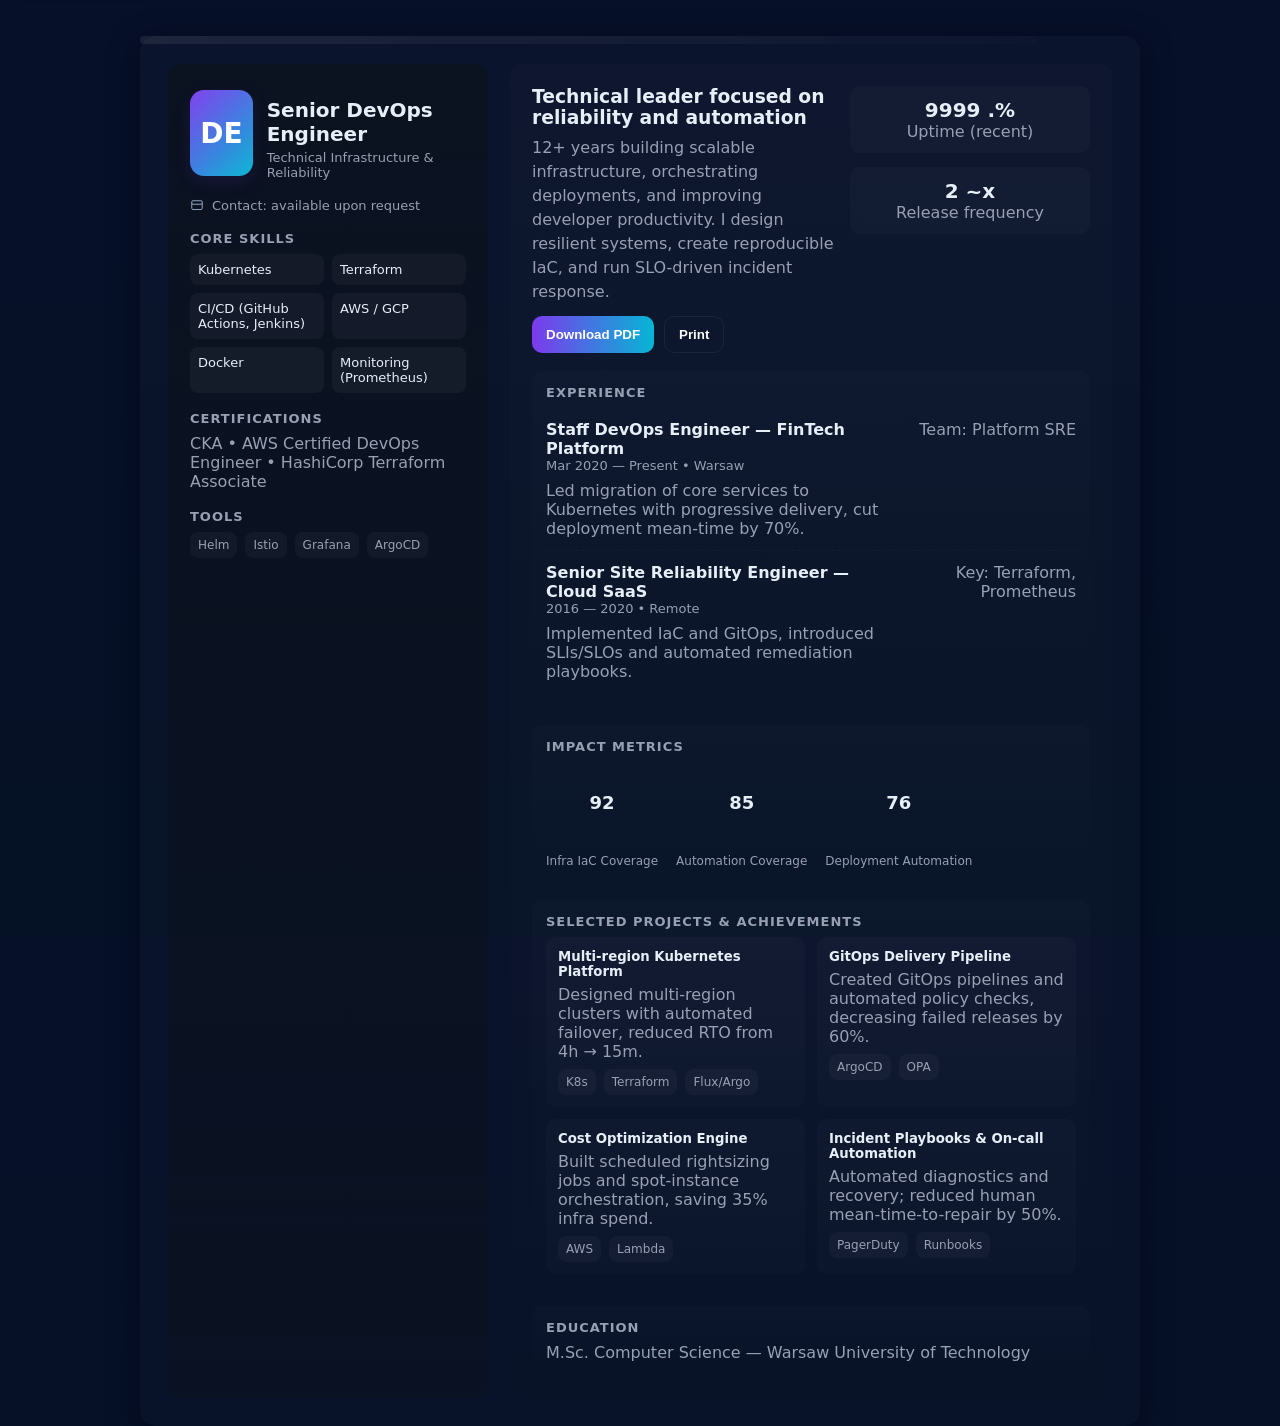
<file: resume/devops-resume.html>
<!doctype html>
<html lang="en">
<head>
  <meta charset="utf-8" />
  <meta name="viewport" content="width=device-width,initial-scale=1" />
  <title>DevOps Engineer — Resume</title>
  <meta name="description" content="DevOps Engineer resume — technical skills, metrics, projects, achievements."/>
  <style>
    :root{
      --bg:#0f1724; --card:#0b1220; --muted:#98a0b3; --accent:#7c3aed; --accent-2:#06b6d4; --glass: rgba(255,255,255,0.04);
      --glass-2: rgba(255,255,255,0.02); --max-width:1000px; --radius:12px;
      --sans: system-ui, -apple-system, "Segoe UI", Roboto, "Helvetica Neue", Arial;
    }
    *{box-sizing:border-box}
    html,body{height:100%;margin:0;background:linear-gradient(180deg,#071029 0%, #051125 100%);color:#e6eef8;font-family:var(--sans);-webkit-font-smoothing:antialiased}
    .wrap{max-width:var(--max-width);margin:36px auto;padding:28px;background:linear-gradient(180deg, rgba(255,255,255,0.02), rgba(255,255,255,0.01));border-radius:16px;box-shadow:0 8px 30px rgba(2,6,23,0.7);display:grid;grid-template-columns:320px 1fr;gap:22px}
    @media (max-width:880px){.wrap{grid-template-columns:1fr;padding:18px;margin:18px} .sidebar{order:2} .main{order:1}}
    /* Sidebar */
    .sidebar{background:linear-gradient(180deg,var(--card),rgba(11,18,32,0.7));padding:22px;border-radius:12px;min-height:220px}
    .avatar{width:86px;height:86px;border-radius:14px;background:linear-gradient(135deg,var(--accent),var(--accent-2));display:flex;align-items:center;justify-content:center;font-weight:700;font-size:28px;color:white;box-shadow:0 6px 18px rgba(124,58,237,0.12)}
    .name{font-size:20px;font-weight:700;margin-top:12px}
    .title{color:var(--muted);font-size:13px;margin-top:4px}
    .contact{margin-top:18px;font-size:13px;color:var(--muted);display:flex;flex-direction:column;gap:8px}
    .chip{display:inline-flex;gap:8px;align-items:center;padding:6px 10px;background:var(--glass);border-radius:999px;font-size:12px;color:#dbeafe}
    .section{margin-top:18px}
    .section h4{margin:0 0 8px 0;font-size:13px;color:var(--muted);text-transform:uppercase;letter-spacing:1px}
    .skills{display:grid;grid-template-columns:1fr 1fr;gap:8px}
    .skill{background:var(--glass);padding:8px;border-radius:8px;font-size:13px;color:#e6eef8}

    /* Main */
    .main{padding:22px;background:linear-gradient(180deg, rgba(255,255,255,0.01), rgba(0,0,0,0.02));border-radius:12px}
    .summary{display:flex;justify-content:space-between;gap:16px}
    .summary p{margin:0;color:var(--muted);line-height:1.5}
    .metrics{display:flex;gap:14px}
    .metric{background:var(--glass-2);padding:12px;border-radius:10px;min-width:130px;text-align:center}
    .metric strong{display:block;font-size:18px}

    .section-card{margin-top:18px;padding:14px;background:linear-gradient(180deg, rgba(255,255,255,0.01), rgba(255,255,255,0.00));border-radius:10px}
    .job{display:flex;justify-content:space-between;gap:12px;border-bottom:1px dashed rgba(255,255,255,0.03);padding:12px 0}
    .job:last-child{border-bottom:0}
    .job .role{font-weight:600}
    .job .meta{color:var(--muted);font-size:13px}

    .projects{display:grid;grid-template-columns:1fr 1fr;gap:12px}
    .project{background:linear-gradient(180deg, rgba(255,255,255,0.02), rgba(255,255,255,0.01));padding:12px;border-radius:10px}
    .project h5{margin:0 0 6px 0}
    .tags{display:flex;gap:8px;flex-wrap:wrap;margin-top:8px}
    .tag{background:rgba(255,255,255,0.03);padding:6px 8px;border-radius:8px;font-size:12px;color:var(--muted)}

    /* progress circles */
    .radial{width:80px;height:80px;display:inline-grid;place-items:center}
    svg{display:block}
    .stat-label{font-size:12px;color:var(--muted);margin-top:8px}

    /* Actions */
    .actions{display:flex;gap:10px;margin-top:12px}
    .btn{background:linear-gradient(90deg,var(--accent),var(--accent-2));color:white;padding:10px 14px;border-radius:10px;border:0;cursor:pointer;font-weight:600}
    .btn.ghost{background:transparent;border:1px solid rgba(255,255,255,0.06)}

    /* Print-friendly */
    @media print{
      body{background:white;color:black}
      .wrap{box-shadow:none;border-radius:0}
      .sidebar, .main{background:transparent}
      .actions{display:none}
    }

    /* Small helpers */
    .muted{color:var(--muted)}
    .flex{display:flex;gap:8px;align-items:center}
    /* Extra visual polish */
    .bg-canvas{position:fixed;inset:0;z-index:0;pointer-events:none;opacity:0.16}
    .wrap{position:relative;z-index:2}
    .avatar{position:relative;overflow:hidden}
    .avatar::after{content:"";position:absolute;left:-60%;top:-40%;width:220%;height:220%;background:linear-gradient(120deg, rgba(255,255,255,0.06), rgba(255,255,255,0.01), rgba(255,255,255,0.06));transform:rotate(25deg);transition:transform 0.9s ease}
    .avatar:hover::after{transform:translateX(30%) rotate(25deg)}

    @keyframes floaty { from{transform:translateY(0px)} 50%{transform:translateY(-6px)} to{transform:translateY(0px)} }
    .project, .metric, .avatar{animation:floaty 6s ease-in-out infinite}

    .section-card, .job, .project{transform:translateY(18px);opacity:0;transition:transform .7s cubic-bezier(.2,.9,.2,1),opacity .7s}
    .section-card.in-view, .job.in-view, .project.in-view{transform:none;opacity:1}

    .wrap:hover{transform:translateY(-6px);transition:transform .6s}

    .metric strong{display:block;font-size:20px;transition:transform .35s}
    .metric:hover strong{transform:translateY(-6px) scale(1.04)}

    /* subtle glass shimmer */
    .section-card::before{content:"";position:absolute;left:0;right:0;top:0;height:8px;background:linear-gradient(90deg, rgba(255,255,255,0.02), rgba(255,255,255,0.00));border-radius:10px;opacity:0}
    .section-card.in-view::before{opacity:1}

    /* Accessibility helpers */
    .skip{position:fixed;left:12px;top:12px;background:#fff;color:#0b1220;padding:8px 12px;border-radius:8px;z-index:9999;transform:translateY(-200%);transition:transform .2s ease;box-shadow:0 6px 18px rgba(2,6,23,0.4)}
    .skip:focus{transform:none;outline:3px solid var(--accent);}
    .sr-only{position:absolute!important;height:1px;width:1px;overflow:hidden;clip:rect(1px,1px,1px,1px);white-space:nowrap;border:0;padding:0;margin:-1px}

    :focus{outline: none}
    :focus-visible{outline:3px solid rgba(124,58,237,0.9);outline-offset:3px;border-radius:6px}

    /* Respect reduced motion */
    @media (prefers-reduced-motion: reduce){
      *{animation:none!important;transition:none!important}
    }
  </style>
</head>
<body>
  <a href="#mainContent" class="skip">Skip to content</a>
  <div class="bg-canvas" aria-hidden="true"><canvas id="bgCanvas" aria-hidden="true"></canvas></div>
  <main id="mainContent" class="wrap" role="main" aria-labelledby="name">
    <h1 class="sr-only">DevOps Engineer — Resume</h1>
    <aside class="sidebar" aria-label="profile">
        <div style="display:flex;gap:14px;align-items:center">
        <div class="avatar" aria-hidden="true">DE</div>
        <div class="sr-only">Avatar: DE initials for Developer</div>
        <div>
          <div id="name" class="name">Senior DevOps Engineer</div>
          <div class="title">Technical Infrastructure & Reliability</div>
        </div>
      </div>

      <div class="contact">
        <div class="flex"><svg width="14" height="14" viewBox="0 0 24 24" fill="none" stroke="#9fb4d6" stroke-width="1.5"><path d="M21 8v8a2 2 0 0 1-2 2H5a2 2 0 0 1-2-2V8" stroke-linecap="round" stroke-linejoin="round"></path><rect x="3" y="3" width="18" height="6" rx="2"></rect></svg><span class="muted">Contact: available upon request</span></div>
      </div>

      <div class="section">
        <h4>Core Skills</h4>
        <div class="skills">
          <div class="skill">Kubernetes</div>
          <div class="skill">Terraform</div>
          <div class="skill">CI/CD (GitHub Actions, Jenkins)</div>
          <div class="skill">AWS / GCP</div>
          <div class="skill">Docker</div>
          <div class="skill">Monitoring (Prometheus)</div>
        </div>
      </div>

      <div class="section">
        <h4>Certifications</h4>
        <div class="muted">CKA • AWS Certified DevOps Engineer • HashiCorp Terraform Associate</div>
      </div>

      <div class="section">
        <h4>Tools</h4>
        <div class="tags">
          <span class="tag">Helm</span><span class="tag">Istio</span><span class="tag">Grafana</span><span class="tag">ArgoCD</span>
        </div>
      </div>
    </aside>

    <section class="main" aria-label="resume content">
      <div class="summary">
        <div style="flex:1">
          <h3 style="margin:0 0 8px 0">Technical leader focused on reliability and automation</h3>
          <p>12+ years building scalable infrastructure, orchestrating deployments, and improving developer productivity. I design resilient systems, create reproducible IaC, and run SLO-driven incident response.</p>
          <div class="actions">
            <button class="btn" id="downloadBtn" aria-label="Download resume as PDF">Download PDF</button>
            <button class="btn ghost" onclick="window.print()" aria-label="Print resume">Print</button>
          </div>
        </div>
        <div style="width:240px;text-align:center">
          <div class="metric" role="group" aria-labelledby="m1"><strong id="m1">99.99%</strong><div class="muted">Uptime (recent)</div><div class="sr-only">Uptime: ninety nine point nine nine percent</div></div>
          <div style="height:14px"></div>
          <div class="metric" role="group" aria-labelledby="m2"><strong id="m2">~2x</strong><div class="muted">Release frequency</div><div class="sr-only">Release frequency improvement: two times</div></div>
        </div>
      </div>

      <div class="section-card section" aria-labelledby="experience-heading">
        <h4 id="experience-heading">Experience</h4>
        <div class="job">
          <div>
            <div class="role">Staff DevOps Engineer — FinTech Platform</div>
            <div class="meta">Mar 2020 — Present • Warsaw</div>
            <div class="muted" style="margin-top:8px">Led migration of core services to Kubernetes with progressive delivery, cut deployment mean-time by 70%.</div>
          </div>
          <div style="min-width:170px;text-align:right;color:var(--muted)">
            <div>Team: Platform SRE</div>
          </div>
        </div>

        <div class="job">
          <div>
            <div class="role">Senior Site Reliability Engineer — Cloud SaaS</div>
            <div class="meta">2016 — 2020 • Remote</div>
            <div class="muted" style="margin-top:8px">Implemented IaC and GitOps, introduced SLIs/SLOs and automated remediation playbooks.</div>
          </div>
          <div style="min-width:170px;text-align:right;color:var(--muted)">Key: Terraform, Prometheus</div>
        </div>
      </div>

      <div class="section-card section">
        <h4>Impact Metrics</h4>
        <div style="display:flex;gap:18px;align-items:center;flex-wrap:wrap">
          <div style="text-align:center">
            <div class="radial" data-value="92" data-label="Infra IaC Coverage"></div>
            <div class="stat-label">Infra IaC Coverage</div>
          </div>
          <div style="text-align:center">
            <div class="radial" data-value="85" data-label="Automation Test Coverage"></div>
            <div class="stat-label">Automation Coverage</div>
          </div>
          <div style="text-align:center">
            <div class="radial" data-value="76" data-label="Deployment Automation"></div>
            <div class="stat-label">Deployment Automation</div>
          </div>
        </div>
      </div>

      <div class="section-card section">
        <h4>Selected Projects & Achievements</h4>
        <div class="projects">
          <div class="project">
            <h5>Multi-region Kubernetes Platform</h5>
            <div class="muted">Designed multi-region clusters with automated failover, reduced RTO from 4h → 15m.</div>
            <div class="tags"><span class="tag">K8s</span><span class="tag">Terraform</span><span class="tag">Flux/Argo</span></div>
          </div>
          <div class="project">
            <h5>GitOps Delivery Pipeline</h5>
            <div class="muted">Created GitOps pipelines and automated policy checks, decreasing failed releases by 60%.</div>
            <div class="tags"><span class="tag">ArgoCD</span><span class="tag">OPA</span></div>
          </div>
          <div class="project">
            <h5>Cost Optimization Engine</h5>
            <div class="muted">Built scheduled rightsizing jobs and spot-instance orchestration, saving 35% infra spend.</div>
            <div class="tags"><span class="tag">AWS</span><span class="tag">Lambda</span></div>
          </div>
          <div class="project">
            <h5>Incident Playbooks & On-call Automation</h5>
            <div class="muted">Automated diagnostics and recovery; reduced human mean-time-to-repair by 50%.</div>
            <div class="tags"><span class="tag">PagerDuty</span><span class="tag">Runbooks</span></div>
          </div>
        </div>
      </div>

      <div class="section-card section">
        <h4>Education</h4>
        <div class="muted">M.Sc. Computer Science — Warsaw University of Technology</div>
      </div>
    </section>
  </main>

  <script>
    // Animated background canvas (simple particle field)
    (function(){
      var canvas = document.getElementById('bgCanvas');
      var ctx = canvas.getContext('2d');
      var particles = [];
      function resize(){ canvas.width = innerWidth; canvas.height = innerHeight; }
      function rand(min,max){ return Math.random()*(max-min)+min }
      function init(){ resize(); particles = []; for(var i=0;i<90;i++){ particles.push({x:rand(0,canvas.width), y:rand(0,canvas.height), r:rand(0.6,2.4), vx:rand(-0.2,0.6), vy:rand(-0.2,0.6), a:rand(0.02,0.12)}) } }
      function step(){ ctx.clearRect(0,0,canvas.width,canvas.height); for(var p of particles){ p.x += p.vx; p.y += p.vy; p.a += Math.sin((p.x+p.y)/1200)*0.002; if(p.x < -10) p.x = canvas.width+10; if(p.x>canvas.width+10) p.x=-10; if(p.y < -10) p.y = canvas.height+10; if(p.y>canvas.height+10) p.y=-10; ctx.beginPath(); ctx.globalAlpha = 0.9 * Math.max(0.15, Math.min(1, 0.9*p.a)); ctx.fillStyle = 'rgba(124,58,237,0.18)'; ctx.arc(p.x,p.y,p.r,0,Math.PI*2); ctx.fill(); }
        requestAnimationFrame(step);
      }
      addEventListener('resize', function(){ resize(); });
      init(); step();
    })();

    // Reveal-on-scroll and animated counters
    (function(){
      function whenVisible(node, cb){
        var io = new IntersectionObserver(function(entries){ entries.forEach(function(e){ if(e.isIntersecting){ cb(e.target); io.unobserve(e.target);} }); }, {threshold: 0.12});
        io.observe(node);
      }

      document.querySelectorAll('.section-card, .job, .project').forEach(function(el){ whenVisible(el, function(node){ node.classList.add('in-view'); }); });

      // Count-up for metrics
      function animateNumber(el, from, to, duration){ var start = performance.now(); function tick(now){ var t = Math.min(1,(now-start)/duration); var eased = (--t)*t*t+1; var val = Math.round(from + (to-from)*eased); el.textContent = val + (el.dataset.suffix||''); if(t<1) requestAnimationFrame(tick); } requestAnimationFrame(tick); }

      document.querySelectorAll('.metric strong').forEach(function(numEl){ var txt = numEl.textContent.replace(/[^0-9]/g,''); var suffix = numEl.textContent.replace(/[0-9]/g,'').trim(); var target = parseInt(txt||0,10); numEl.dataset.suffix = suffix?(' '+suffix):''; numEl.textContent = '0'+numEl.dataset.suffix; whenVisible(numEl.parentElement,function(){ animateNumber(numEl,0,target,1100); }); });

      // Radials: animate stroke and label count
      function animateRadials(){ document.querySelectorAll('.radial').forEach(function(n){ var v = parseFloat(n.getAttribute('data-value'))||0; var c = n.querySelector('svg circle'); /* existing generated structure may vary; just run count-up for visual */ var label = n.querySelector('div'); if(!label){ /* fast fallback: insert label */ var d = document.createElement('div'); d.style.position='absolute'; d.style.fontWeight='700'; d.style.fontSize='18px'; d.innerText = '0%'; n.appendChild(d); label = d;} whenVisible(n,function(){ animateNumber(label,0,Math.round(v),900); }); }); }
      animateRadials();

      // Simple parallax on mouse for subtle depth
      var wrap = document.querySelector('.wrap'); window.addEventListener('mousemove', function(e){ var rx = (e.clientX - window.innerWidth/2)/ (window.innerWidth/12); var ry = (e.clientY - window.innerHeight/2)/ (window.innerHeight/18); if(wrap) wrap.style.transform = 'translate3d(' + (rx*0.6) + 'px,' + (ry*0.6) + 'px,0)'; });
      window.addEventListener('mouseleave', function(){ if(wrap) wrap.style.transform = ''; });
    })();

    // Download as PDF: open print in a popup for consistent PDF output
    document.getElementById('downloadBtn').addEventListener('click', function(){
      var w = window.open('', '_blank');
      w.document.write('<!doctype html><html>'+document.head.outerHTML+'<body style="background:white;color:black">'+document.querySelector('.wrap').outerHTML+'</body></html>');
      w.document.close(); w.focus(); setTimeout(function(){ w.print(); }, 300);
    });
  </script>
</body>
</html>
</file>
